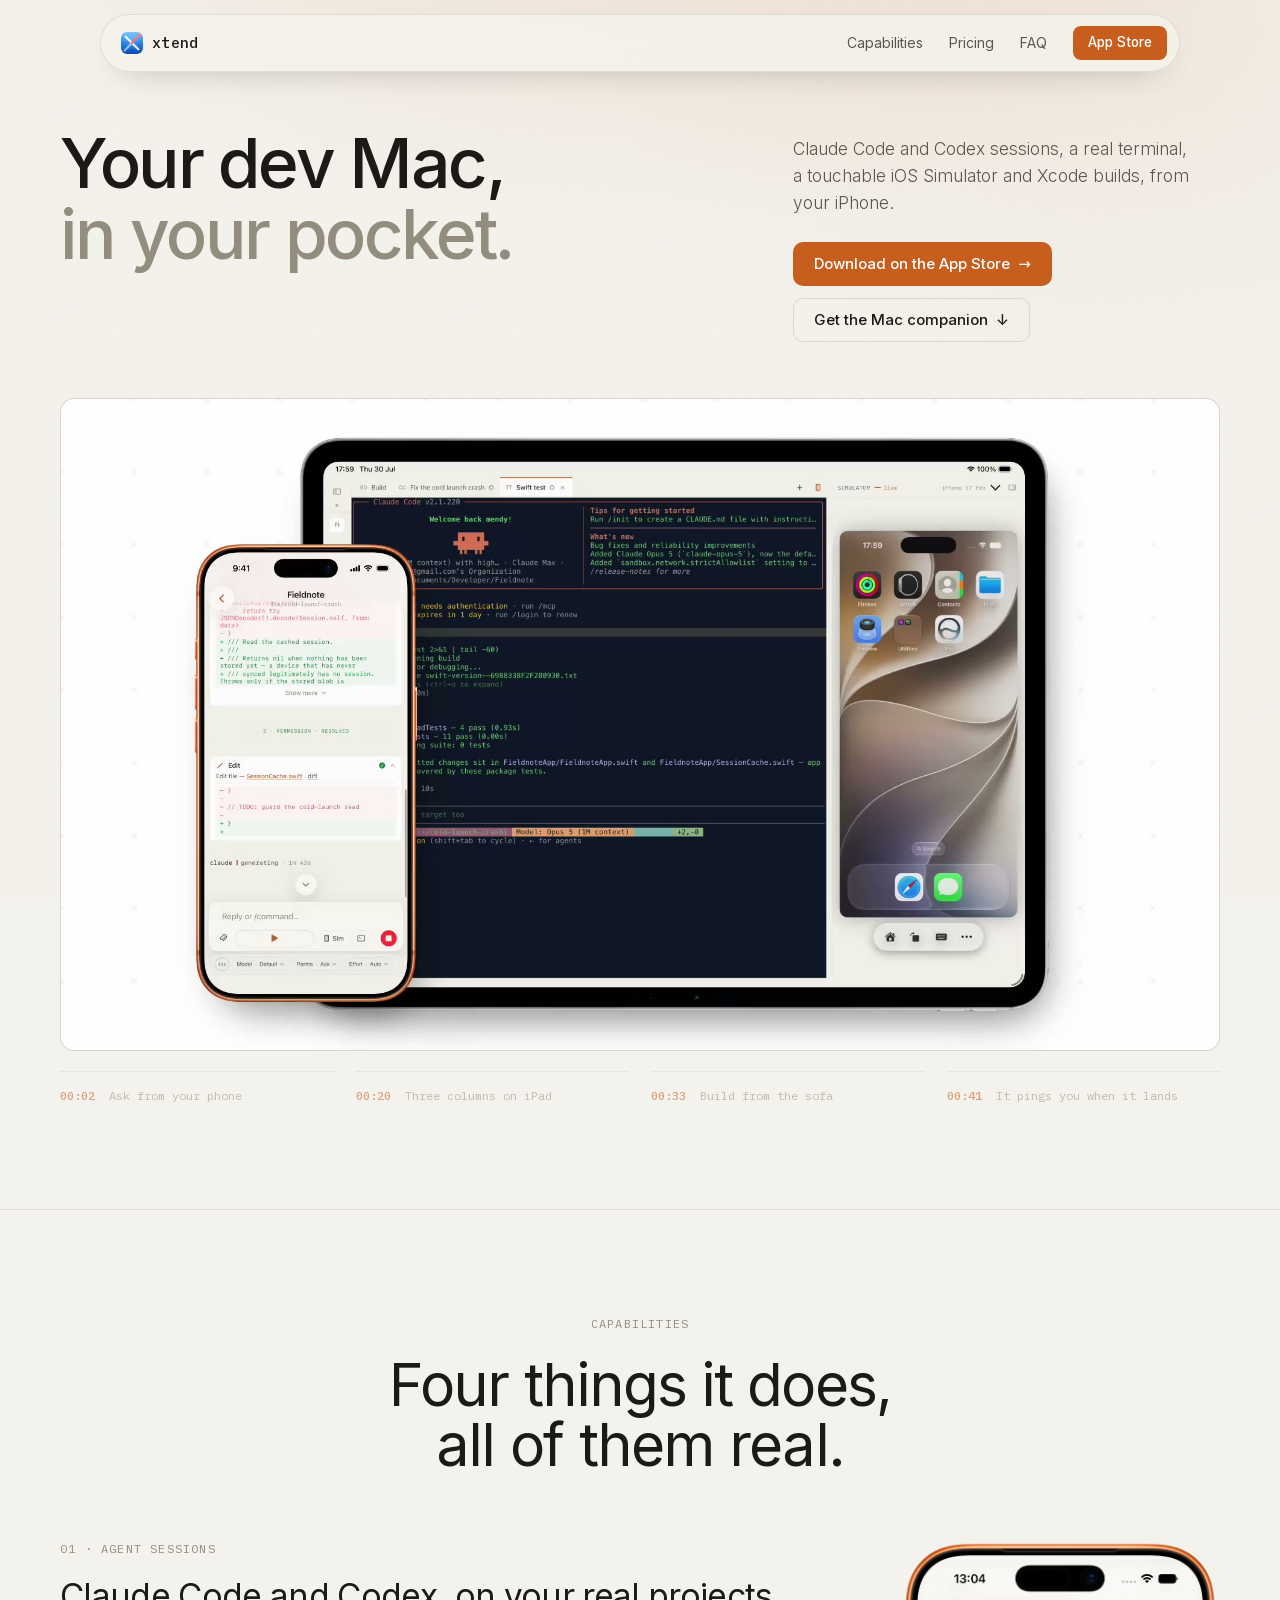
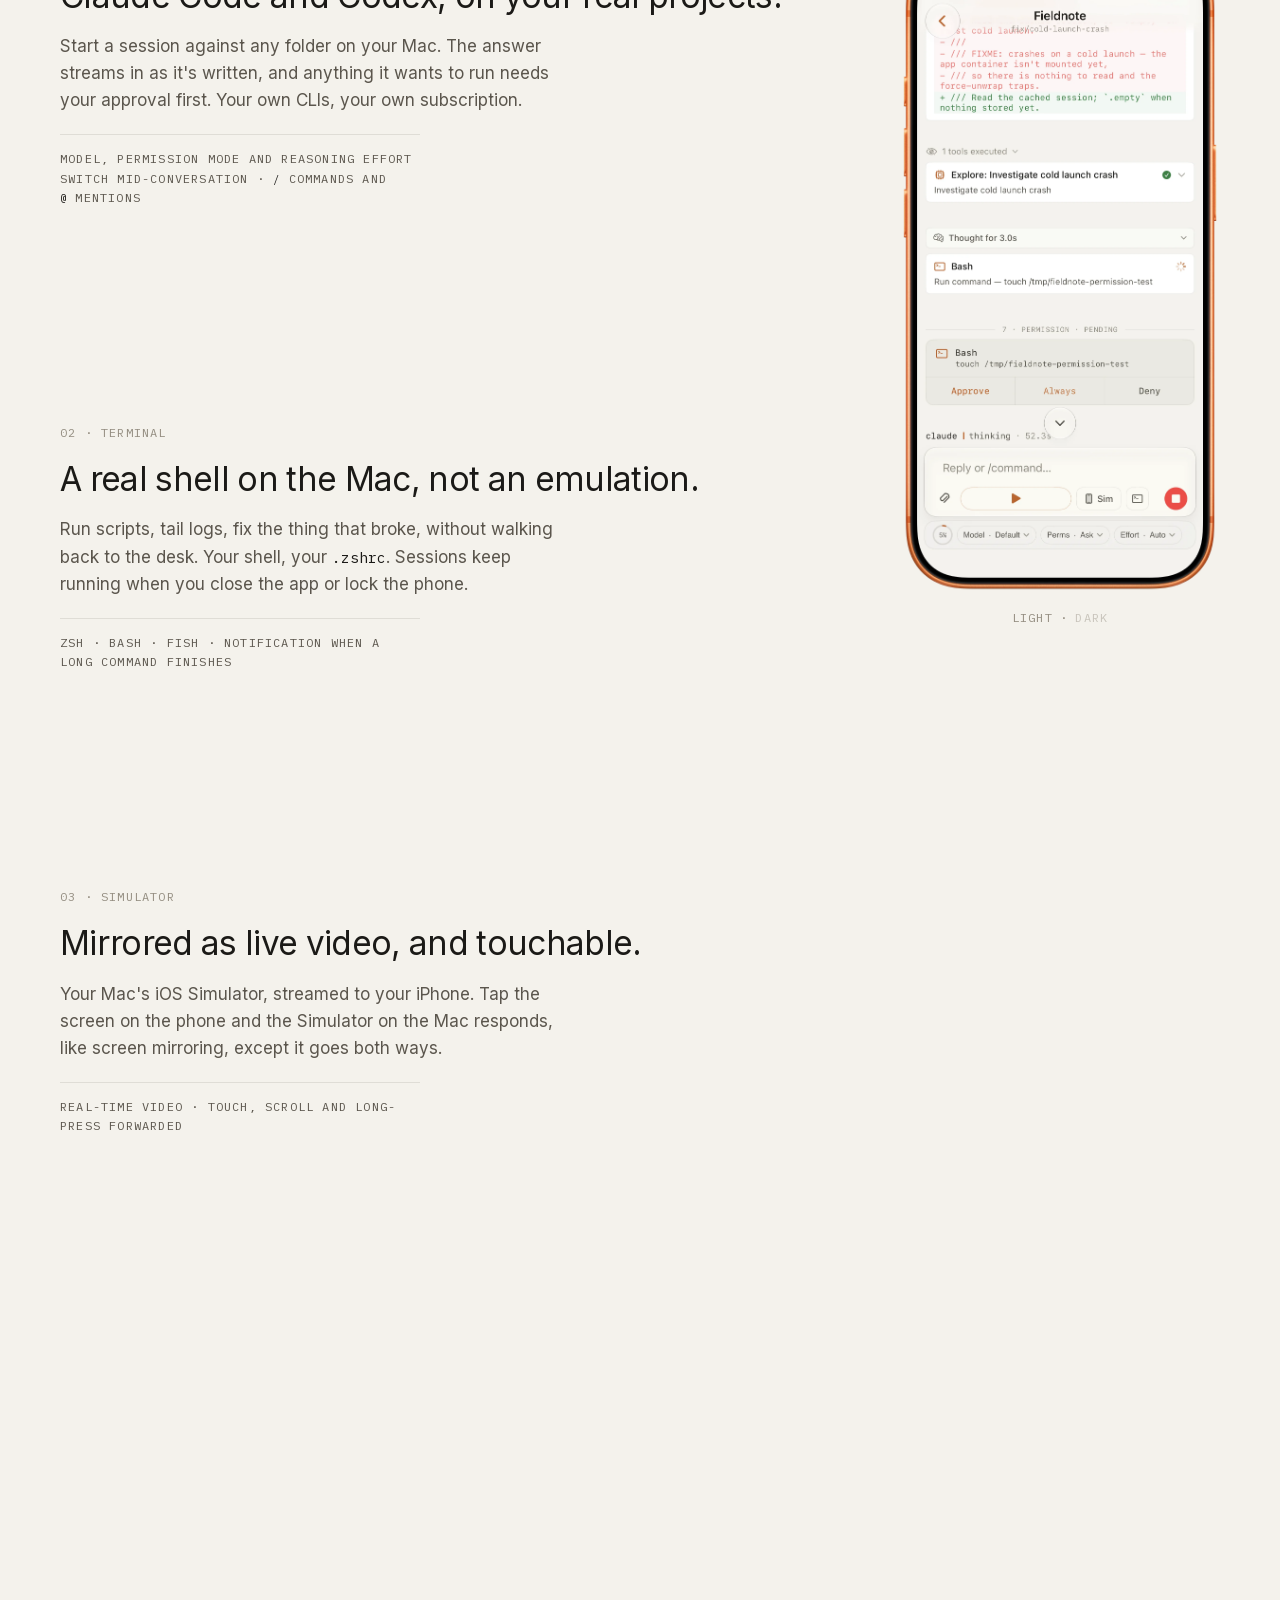
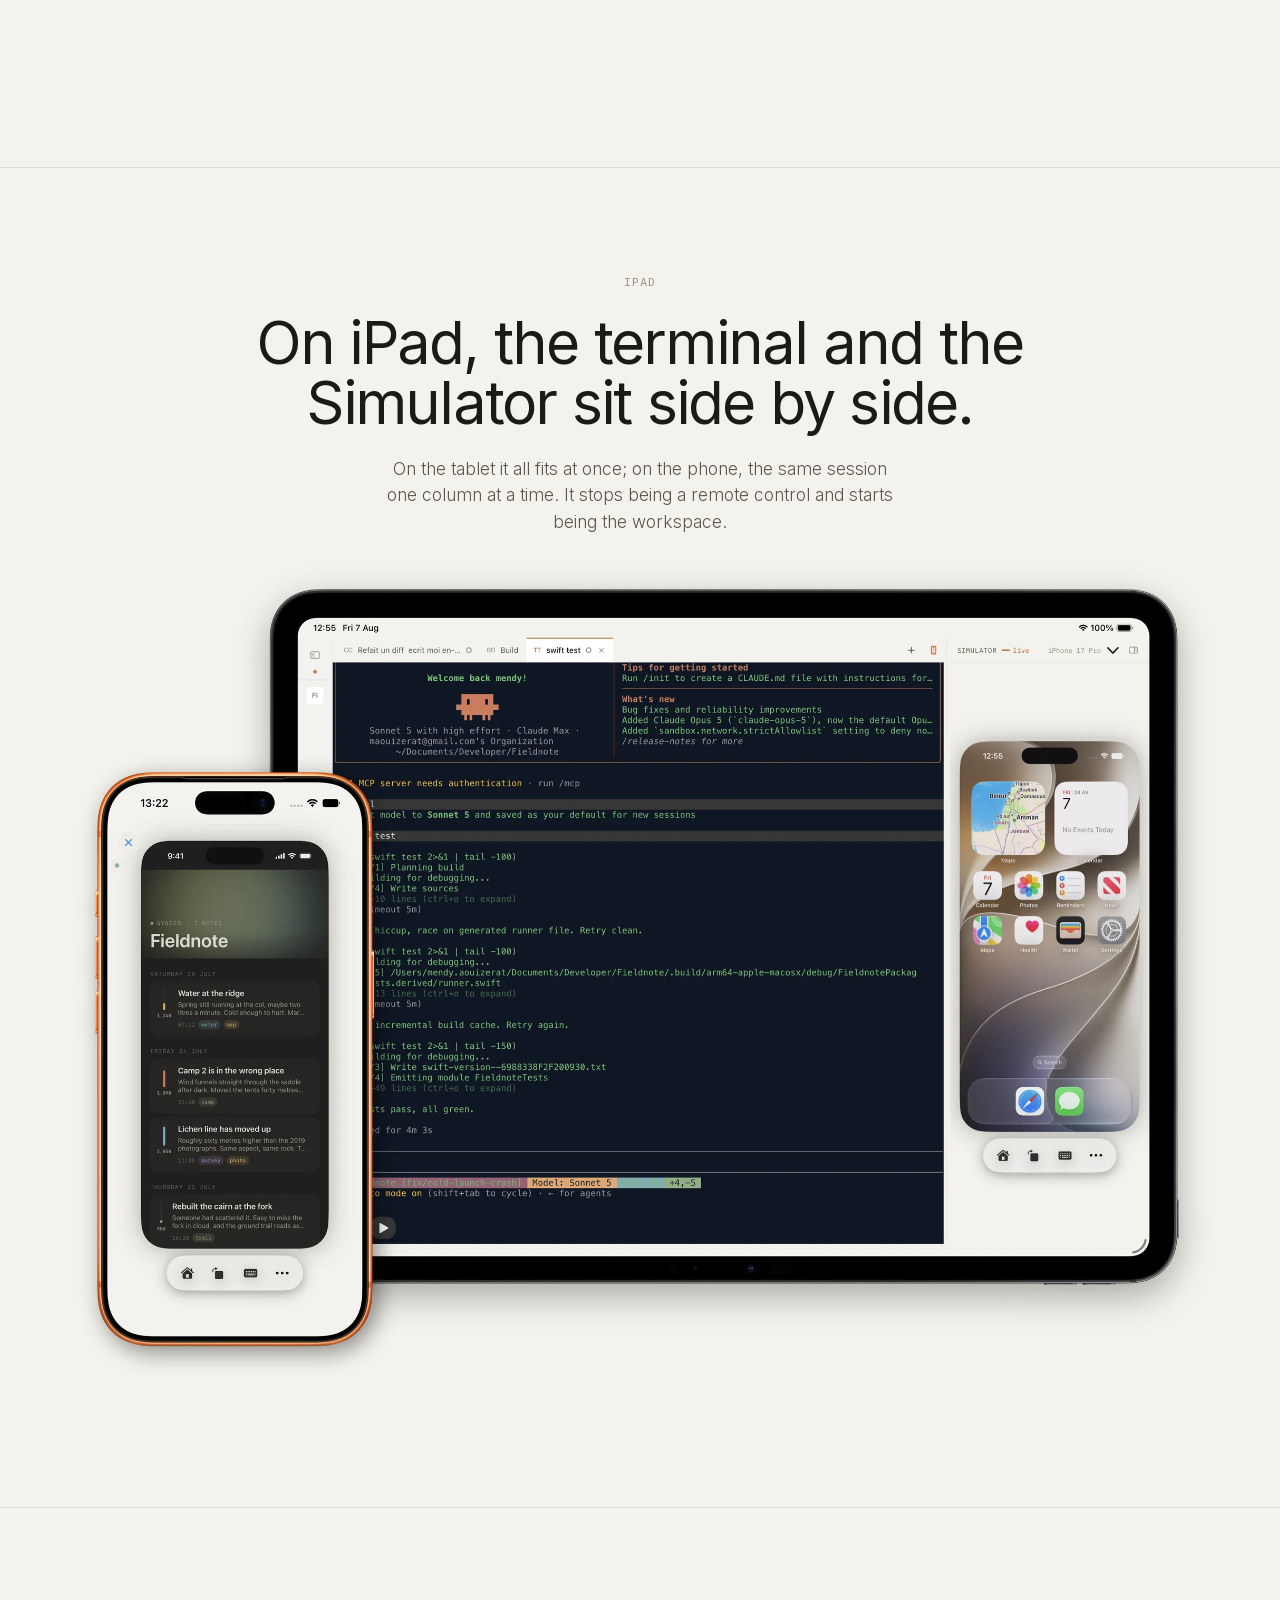
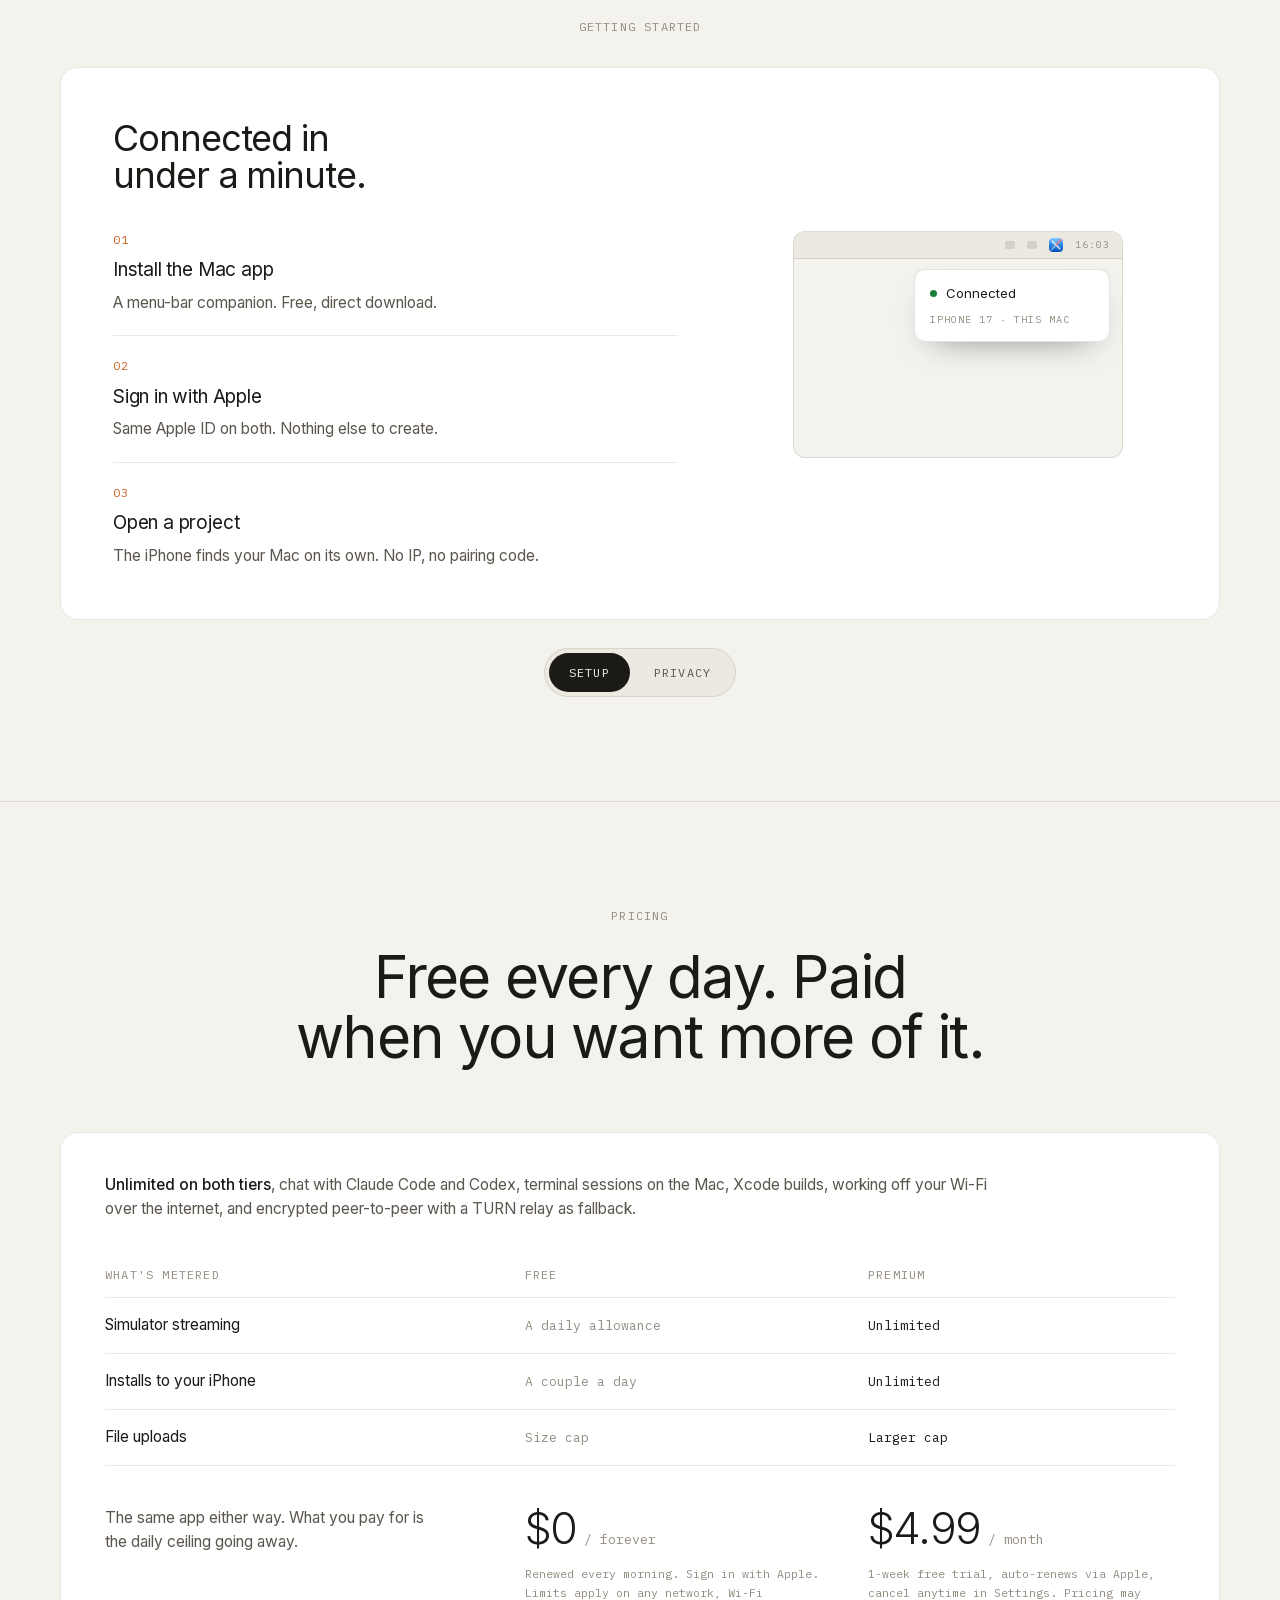
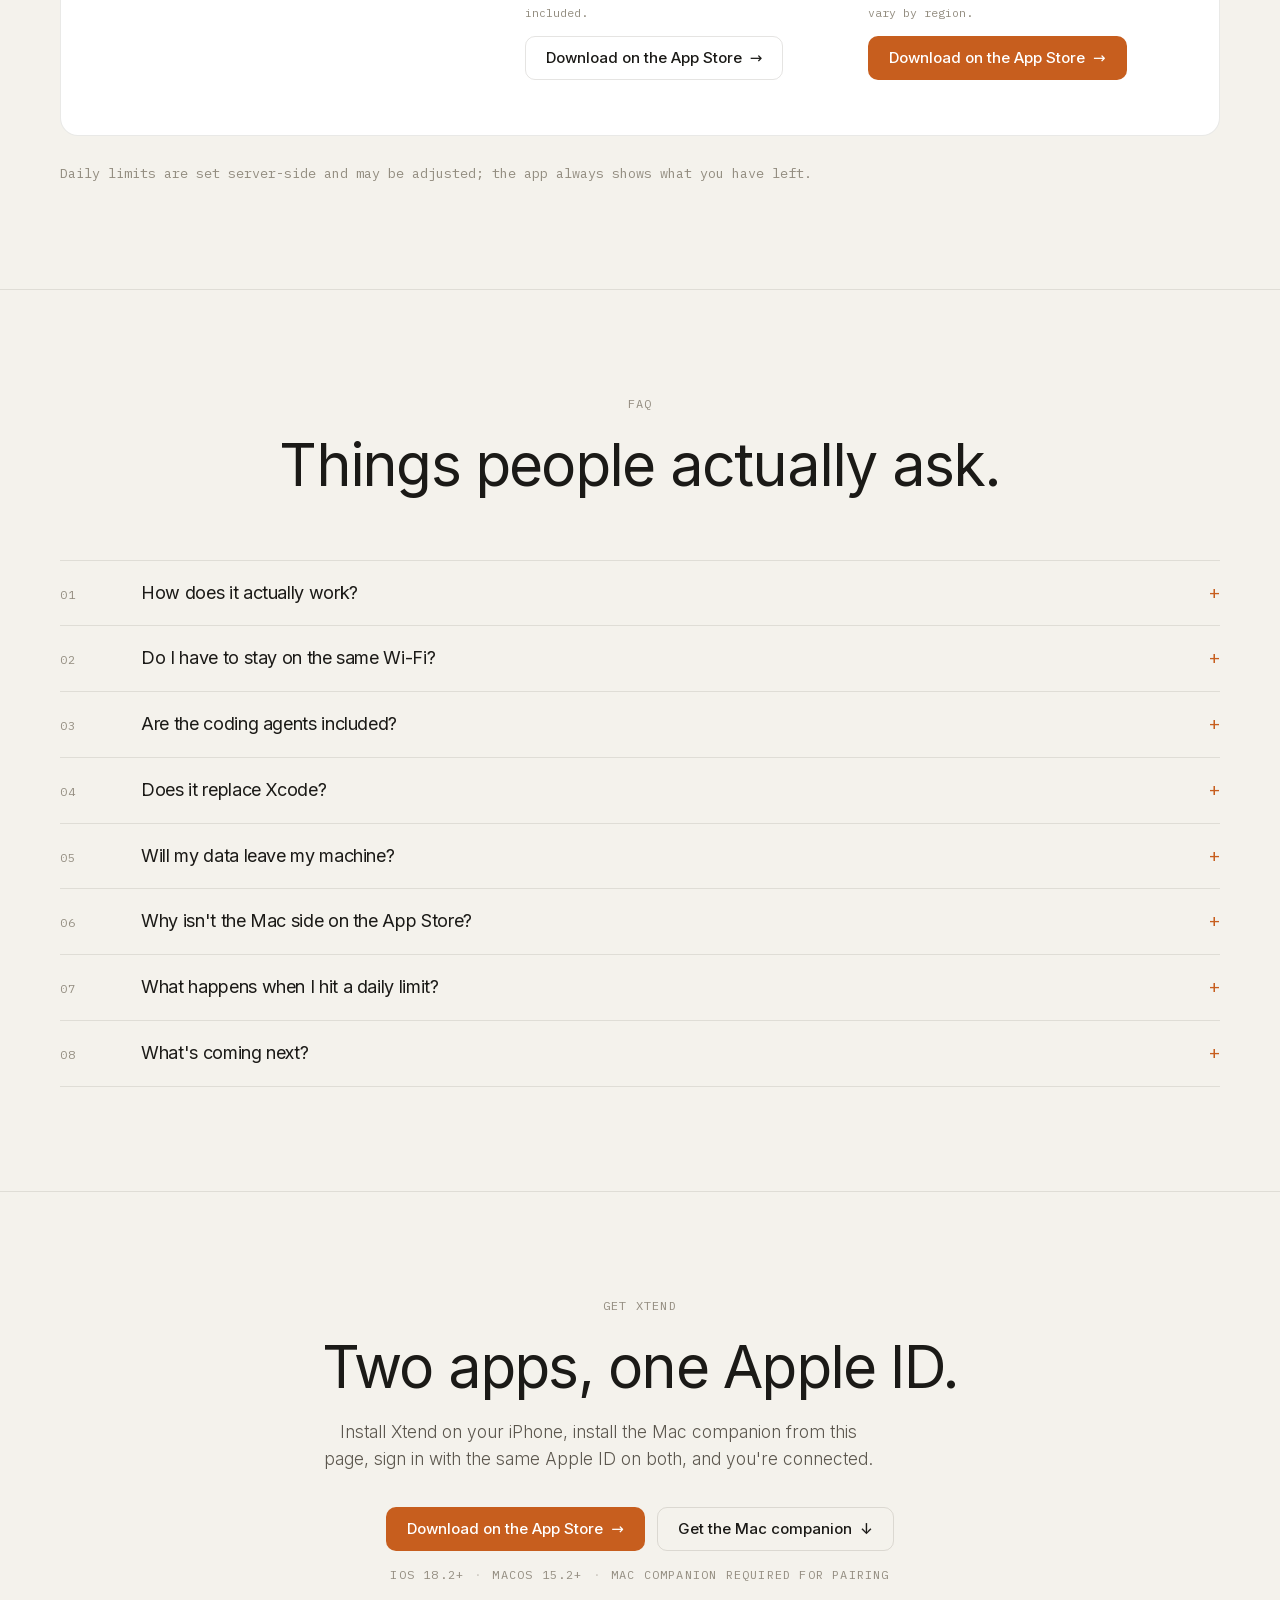
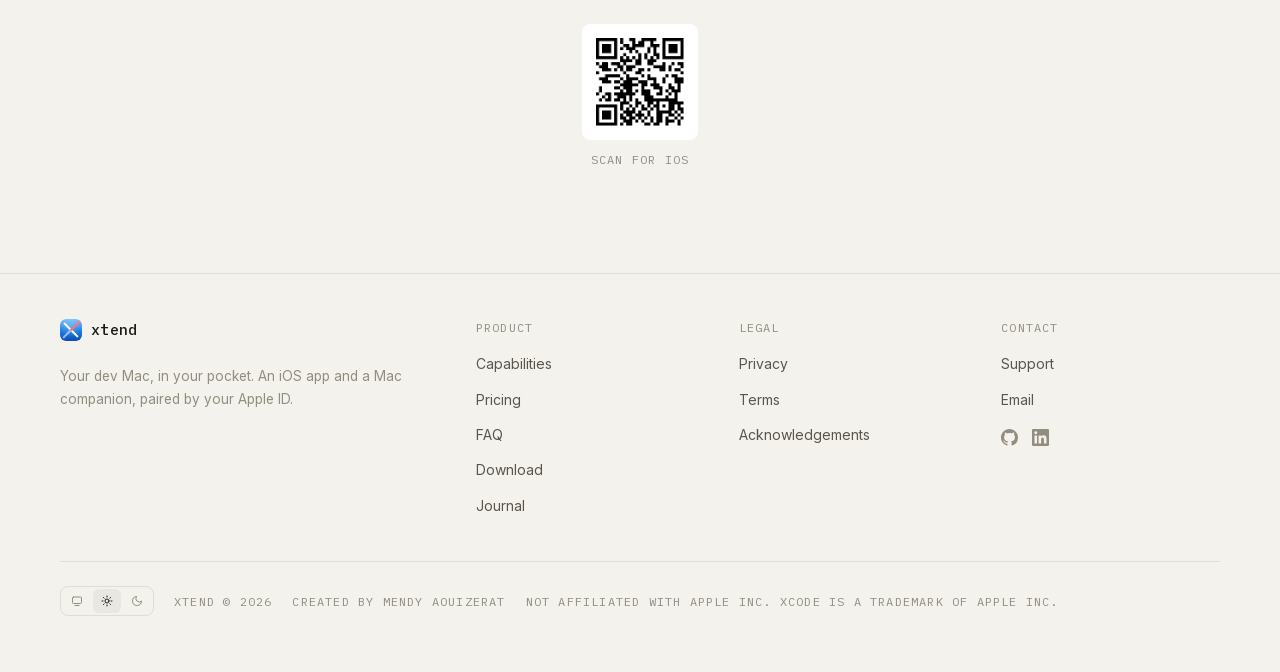
<file: index.html>
<!DOCTYPE html>
<html lang="en" data-theme="light" data-has-proof><head>
<meta charset="UTF-8">
<meta name="viewport" content="width=device-width, initial-scale=1.0">
<title>Xtend: your Mac dev environment, from your iPhone</title>
<meta name="description" content="Claude Code and Codex sessions, a real terminal, a touchable iOS Simulator and Xcode builds, from your iPhone. Direct connection between your devices. iOS 18.2+ · macOS 15.2+.">

<meta property="og:type" content="website">
<meta property="og:title" content="Xtend: your Mac dev environment, from your iPhone">
<meta property="og:description" content="Claude Code and Codex sessions, a real terminal, a touchable iOS Simulator and Xcode builds, from your iPhone. Direct connection between your devices. iOS 18.2+ · macOS 15.2+.">
<meta property="og:url" content="https://getxtend.com/">
<meta property="og:image" content="https://getxtend.com/xtend-og.png">
<meta property="og:image:width" content="1024">
<meta property="og:image:height" content="1024">
<meta property="og:site_name" content="Xtend">
<meta name="twitter:card" content="summary_large_image">
<meta name="twitter:title" content="Xtend: your Mac dev environment, from your iPhone">
<meta name="twitter:description" content="Claude Code and Codex sessions, a real terminal, a touchable iOS Simulator and Xcode builds, from your iPhone.">
<meta name="twitter:image" content="https://getxtend.com/xtend-og.png">

<link rel="icon" type="image/svg+xml" href="favicon.svg">
<style>/* cyrillic-ext */
/* cyrillic */
/* vietnamese */
/* latin-ext */
@font-face {
  font-family: 'IBM Plex Mono';
  font-style: normal;
  font-weight: 400;
  font-display: swap;
  src: url("[data-uri]") format('woff2');
  unicode-range: U+0100-02BA, U+02BD-02C5, U+02C7-02CC, U+02CE-02D7, U+02DD-02FF, U+0304, U+0308, U+0329, U+1D00-1DBF, U+1E00-1E9F, U+1EF2-1EFF, U+2020, U+20A0-20AB, U+20AD-20C0, U+2113, U+2C60-2C7F, U+A720-A7FF;
}
/* latin */
@font-face {
  font-family: 'IBM Plex Mono';
  font-style: normal;
  font-weight: 400;
  font-display: swap;
  src: url("[data-uri]") format('woff2');
  unicode-range: U+0000-00FF, U+0131, U+0152-0153, U+02BB-02BC, U+02C6, U+02DA, U+02DC, U+0304, U+0308, U+0329, U+2000-206F, U+20AC, U+2122, U+2191, U+2193, U+2212, U+2215, U+FEFF, U+FFFD;
}
/* cyrillic-ext */
/* cyrillic */
/* vietnamese */
/* latin-ext */
@font-face {
  font-family: 'IBM Plex Mono';
  font-style: normal;
  font-weight: 500;
  font-display: swap;
  src: url("[data-uri]") format('woff2');
  unicode-range: U+0100-02BA, U+02BD-02C5, U+02C7-02CC, U+02CE-02D7, U+02DD-02FF, U+0304, U+0308, U+0329, U+1D00-1DBF, U+1E00-1E9F, U+1EF2-1EFF, U+2020, U+20A0-20AB, U+20AD-20C0, U+2113, U+2C60-2C7F, U+A720-A7FF;
}
/* latin */
@font-face {
  font-family: 'IBM Plex Mono';
  font-style: normal;
  font-weight: 500;
  font-display: swap;
  src: url("[data-uri]") format('woff2');
  unicode-range: U+0000-00FF, U+0131, U+0152-0153, U+02BB-02BC, U+02C6, U+02DA, U+02DC, U+0304, U+0308, U+0329, U+2000-206F, U+20AC, U+2122, U+2191, U+2193, U+2212, U+2215, U+FEFF, U+FFFD;
}
/* cyrillic-ext */
/* cyrillic */
/* greek-ext */
/* greek */
/* vietnamese */
/* latin-ext */
@font-face {
  font-family: 'Inter';
  font-style: normal;
  font-weight: 300 600;
  font-display: swap;
  src: url("[data-uri]") format('woff2');
  unicode-range: U+0100-02BA, U+02BD-02C5, U+02C7-02CC, U+02CE-02D7, U+02DD-02FF, U+0304, U+0308, U+0329, U+1D00-1DBF, U+1E00-1E9F, U+1EF2-1EFF, U+2020, U+20A0-20AB, U+20AD-20C0, U+2113, U+2C60-2C7F, U+A720-A7FF;
}
/* latin */
@font-face {
  font-family: 'Inter';
  font-style: normal;
  font-weight: 300 600;
  font-display: swap;
  src: url("[data-uri]") format('woff2');
  unicode-range: U+0000-00FF, U+0131, U+0152-0153, U+02BB-02BC, U+02C6, U+02DA, U+02DC, U+0304, U+0308, U+0329, U+2000-206F, U+20AC, U+2122, U+2191, U+2193, U+2212, U+2215, U+FEFF, U+FFFD;
}
/* cyrillic-ext */
/* cyrillic */
/* greek-ext */
/* greek */
/* vietnamese */
/* latin-ext */
/* latin */
/* cyrillic-ext */
/* cyrillic */
/* greek-ext */
/* greek */
/* vietnamese */
/* latin-ext */
/* latin */
/* cyrillic-ext */
/* cyrillic */
/* greek-ext */
/* greek */
/* vietnamese */
/* latin-ext */
/* latin */
</style>
<style>
  /* tokens copied verbatim from uploads/themes.css — .t-quiet-light / .t-quiet */
  :root, [data-theme="light"] {
    color-scheme: light;
    --bg: #F4F2EC;
    --surface: #FFFFFF;
    --surface-2: #ECE9E1;
    --text: #1B1A17;
    --text-2: #5B564D;
    --text-3: #938D80;
    --accent: #C75E1E;
    --accent-ink: #FFFFFF;
    --hair: rgba(45,38,22,0.10);
    --hair-strong: rgba(45,38,22,0.12);
    --add: #1A7F37;
    --del: #B3261E;
    --nav: rgba(244,242,236,0.85);
    --ph: rgba(40,33,20,0.05);
    /* Halo stops — warm, and barely there: 9% of the accent over the page
       background is about a 3% luminance move. */
    --halo-1: rgba(199,94,30,0.13);
    --halo-2: rgba(199,94,30,0.065);
    --nav-shadow: 0 12px 34px -22px rgba(0,0,0,0.45);
  }
  [data-theme="dark"] {
    color-scheme: dark;
    --bg: #0C0F14;
    --surface: #151A21;
    --surface-2: #1D2530;
    --text: #E8ECF2;
    --text-2: #93A0B2;
    --text-3: #586577;
    --accent: #FF8A4D;
    --accent-ink: #1A0E06;
    --hair: rgba(168,196,235,0.09);
    --hair-strong: rgba(168,196,235,0.10);
    --add: #3FB950;
    --del: #F85149;
    --nav: rgba(12,15,20,0.82);
    --ph: rgba(150,180,220,0.07);
    /* In dark the halo has to lift, not tint: the warm stop stays, the second
       one becomes a plain light so the top of the page opens up. */
    --halo-1: rgba(255,138,77,0.10);
    --halo-2: rgba(232,236,242,0.045);
    /* A black drop shadow does nothing on a near-black page. What separates a
       floating surface in dark is the lit top edge — an inset hairline of
       white — with the drop shadow only deepening what sits under it. */
    --nav-shadow: 0 16px 40px -24px rgba(0,0,0,0.9), inset 0 1px 0 rgba(255,255,255,0.07);
  }

  * { box-sizing: border-box; margin: 0; padding: 0; }
  /* The page background lives on <html> so body's ::before can sit above it
     and below the content — that is the halo layer. */
  html { scroll-behavior: smooth; -webkit-text-size-adjust: 100%; background: var(--bg); }
  body {
    position: relative;
    color: var(--text);
    font-family: -apple-system, BlinkMacSystemFont, 'SF Pro Text', 'Inter', system-ui, sans-serif;
    font-size: 17px;
    line-height: 1.6;
    -webkit-font-smoothing: antialiased;
    overflow-x: hidden;
  }
  a { color: var(--accent); text-decoration: none; }
  a:hover { color: var(--text); }
  ::selection { background: var(--accent); color: var(--accent-ink); }

  /* Halo — one warm light behind the hero, gone by the second section. It is
     absolute, not fixed: it belongs to the top of the page, it doesn't follow
     you down it. Both stops are defined per theme; a single colour would read
     as dirt in one of the two. */
  body::before {
    content: ''; position: absolute; top: 0; left: 0; right: 0; height: 1100px;
    z-index: -1; pointer-events: none;
    background:
      radial-gradient(1100px 620px at 50% -14%, var(--halo-1), transparent 62%),
      radial-gradient(760px 520px at 86% 2%, var(--halo-2), transparent 68%);
  }
  /* Grain — at 3.5% it is invisible as texture and only does one job: break
     the banding a gradient this soft produces on an 8-bit screen. */
  body::after {
    content: ''; position: fixed; inset: 0; z-index: -1; pointer-events: none;
    opacity: 0.035; background-size: 200px 200px;
    background-image: url("data:image/svg+xml,%3Csvg xmlns='http://www.w3.org/2000/svg' width='200' height='200'%3E%3Cfilter id='n'%3E%3CfeTurbulence type='fractalNoise' baseFrequency='0.85' numOctaves='3' stitchTiles='stitch'/%3E%3C/filter%3E%3Crect width='200' height='200' filter='url(%23n)'/%3E%3C/svg%3E");
  }

  .wrap { width: 100%; max-width: 1240px; margin: 0 auto; padding: 0 40px; }
  @media (max-width: 720px) { .wrap { padding: 0 22px; } }

  .mono {
    font-family: 'IBM Plex Mono', ui-monospace, SFMono-Regular, monospace;
    font-size: 12px;
    letter-spacing: 0.1em;
    text-transform: uppercase;
    color: var(--text-3);
  }
  .rule { height: 0.5px; background: var(--hair); border: 0; }

  h1, h2, h3 { font-weight: 400; letter-spacing: -0.03em; line-height: 1.02; text-wrap: balance; }
  h1 { font-size: clamp(44px, 7.4vw, 100px); }
  h2 { font-size: clamp(34px, 4.6vw, 60px); }
  h3 { font-size: clamp(24px, 2.6vw, 34px); letter-spacing: -0.02em; line-height: 1.15; }
  p { text-wrap: pretty; }
  .lede { font-size: clamp(17px, 1.35vw, 20px); color: var(--text-2); font-weight: 300; line-height: 1.55; }

  /* ===== nav =====
     A floating capsule rather than a full-width bar: same shape as the
     Setup/Privacy control further down, so the page carries one form. The
     blur moves onto the capsule itself — a full-width blurred band would
     have kept the old bar's silhouette. */
  nav {
    position: fixed; top: 14px; left: 0; right: 0; z-index: 100;
    background: none; border: 0;
    transition: top .3s ease;
  }
  nav.stuck { top: 10px; }
  .nav-in {
    max-width: 1080px; margin: 0 auto; padding: 0 12px 0 20px;
    height: 58px; display: flex; align-items: center; justify-content: space-between; gap: 26px;
    background: var(--nav);
    backdrop-filter: saturate(180%) blur(20px);
    -webkit-backdrop-filter: saturate(180%) blur(20px);
    border: 0.5px solid var(--hair);
    border-radius: 999px;
    box-shadow: var(--nav-shadow);
    transition: height .3s ease;
  }
  nav.stuck .nav-in { height: 52px; }
  @media (max-width: 720px) {
    nav { top: 10px; }
    .nav-in { margin: 0 14px; padding: 0 10px 0 16px; height: 52px; }
  }
  .brand {
    display: inline-flex; align-items: center; gap: 9px;
    font-family: 'IBM Plex Mono', monospace; font-size: 15px; font-weight: 500;
    letter-spacing: 0.02em; color: var(--text);
  }
  .brand img { width: 22px; height: 22px; border-radius: 6px; display: block; }
  .nav-r { display: flex; align-items: center; gap: 26px; }
  .nav-r a.link { font-size: 14px; color: var(--text-2); }
  .nav-r a.link:hover { color: var(--text); }
  /* Phone: the capsule keeps the two links worth reaching for and drops
     "Capabilities", the long one — measured, the three of them plus the brand
     and the button overflow a 360px capsule, two of them do not. Below 360
     the FAQ goes too. There is no burger; the footer carries the full set. */
  @media (max-width: 780px) {
    .nav-r { gap: 16px; }
    .nav-r a.link { font-size: 13.5px; }
    .nav-r a.link[href="#capabilities"] { display: none; }
  }
  @media (max-width: 360px) { .nav-r a.link[href="#faq"] { display: none; } }

  .themes { display: inline-flex; gap: 2px; padding: 2px; border: 0.5px solid var(--hair); border-radius: 8px; }
  .themes button {
    width: 28px; height: 24px; display: grid; place-items: center;
    background: none; border: 0; border-radius: 6px; color: var(--text-3); cursor: pointer;
  }
  .themes button:hover { color: var(--text-2); }
  .themes button[aria-pressed="true"] { color: var(--text); background: var(--ph); }

  .btn {
    display: inline-flex; align-items: center; gap: 8px;
    height: 44px; padding: 0 20px; border-radius: 10px;
    font-size: 15px; font-weight: 500; white-space: nowrap; border: 0.5px solid transparent;
    transition: transform .2s ease, opacity .2s ease, border-color .2s ease, color .2s ease;
  }
  .btn-sm { height: 34px; padding: 0 14px; font-size: 13.5px; border-radius: 8px; }
  .btn-fill { background: var(--accent); color: var(--accent-ink); }
  .btn-fill:hover { color: var(--accent-ink); opacity: .88; transform: translateY(-1px); }
  .btn-line { color: var(--text); border-color: var(--hair-strong); }
  .btn-line:hover { color: var(--text); border-color: var(--text-3); transform: translateY(-1px); }
  .btn .arw { transition: transform .2s ease; }
  .btn:hover .arw { transform: translateX(3px); }

  /* ===== reveal ===== */
  .rv { opacity: 0; transform: translateY(20px); transition: opacity .8s cubic-bezier(.2,.7,.3,1), transform .8s cubic-bezier(.2,.7,.3,1); }
  .rv.in { opacity: 1; transform: none; }
  .rv.d1 { transition-delay: .08s; } .rv.d2 { transition-delay: .16s; } .rv.d3 { transition-delay: .24s; }

  /* ===== hero (the product, centred) ===== */
  header.hero { padding: 128px 0 104px; }
  .hero-top { display: grid; grid-template-columns: 1.55fr 1fr; gap: 72px; align-items: start; margin-bottom: 56px; }
  .hero-top h1 { max-width: 15ch; font-weight: 500; letter-spacing: -0.035em; }
  .hero-aside { padding-top: 8px; max-width: 30em; }
  .hero-aside .ctas { margin-top: 26px; }
  @media (max-width: 900px) { .hero-top { grid-template-columns: 1fr; gap: 12px; margin-bottom: 40px; } .hero-top h1 { max-width: none; } }
  .hero-foot { display: grid; grid-template-columns: 1.15fr 1fr; gap: 56px; align-items: start; margin-top: 34px; }
  @media (max-width: 900px) { .hero-foot { grid-template-columns: 1fr; gap: 34px; } }
  h1 { font-size: clamp(40px, 5.4vw, 76px); }
  .eyebrow { display: flex; align-items: center; gap: 10px; margin-bottom: 30px; }
  .live { width: 6px; height: 6px; border-radius: 50%; background: var(--accent); flex: none; }
  h1 .dim { color: var(--text-3); }
  .hero-sub { margin: 0; }
  .ctas { display: flex; flex-wrap: wrap; gap: 12px; align-items: center; }
  /* On a phone the two buttons stacked at their natural widths (254 and 227)
     read as a ragged edge under a centred block. Same width, same column. */
  @media (max-width: 600px) {
    .ctas { flex-direction: column; align-items: stretch; width: 100%; max-width: 320px; margin-inline: auto; }
    .ctas .btn { width: 100%; justify-content: center; }
  }
  .sysreq { margin-top: 14px; display: flex; flex-wrap: wrap; gap: 10px; }
  .sysreq .s { opacity: .4; }

  /* ===== placeholders ===== */
  .ph {
    background: var(--ph); border: 0.5px dashed var(--hair-strong); border-radius: 10px;
    display: grid; place-content: center; gap: 6px; text-align: center; padding: 20px;
  }
  .ph span { font-family: 'IBM Plex Mono', monospace; font-size: 11px; letter-spacing: .1em; text-transform: uppercase; color: var(--text-3); }
  .ph em { font-family: 'IBM Plex Mono', monospace; font-style: normal; font-size: 10.5px; color: var(--text-3); opacity: .6; }

  /* ===== sections ===== */
  section { padding: 104px 0; }
  /* One background for the whole page. The alternating tinted bands were
     doing the section separation; a full-bleed hairline does it without
     painting 800px of colour, and the cards become the only raised surface. */
  section + section, header.hero + section { border-top: 0.5px solid var(--hair); }
  /* Section heads are centred; everything that is read in a column — the
     table, the FAQ, the steps, the facts, the capabilities — stays left. */
  .sec-head { max-width: 22em; margin: 0 auto 64px; text-align: center; }
  .sec-head h2, .sec-head p { margin-left: auto; margin-right: auto; }
  /* 22em is a body measure — at 60px the headline inherits it and breaks
     every 6 words, so short titles land on three lines. Desktop gives the h2
     its own measure in ch (its own type size, not the body's) and balances
     the wrap: 28ch keeps a one-line title on one line and splits a two-line
     one evenly. The lede keeps the reading measure. */
  @media (min-width: 941px) {
    .sec-head { max-width: none; }
    .sec-head h2 { max-width: 28ch; }
    .sec-head p { max-width: 30em; }
    /* This one reads better broken at its comma than run out to 38
       characters, so it gets a narrower measure than the shared 28ch. */
    #capabilities .sec-head h2 { max-width: 21ch; }
  }
  .sec-head .mono { margin-bottom: 22px; display: block; }
  .sec-head p { margin-top: 22px; }

  /* ===== proof / video ===== */
  .stage { position: relative; aspect-ratio: 16 / 9; border-radius: 14px; overflow: hidden; border: 0.5px solid var(--hair); background: var(--surface-2); }
  .stage .ph { position: absolute; inset: 0; border: 0; border-radius: 0; }
  .stage video { position: absolute; inset: 0; width: 100%; height: 100%; object-fit: cover; display: block; }
  .beats { display: grid; grid-template-columns: repeat(4, 1fr); gap: 22px; margin-top: 20px; }
  .beats > * { padding-top: 14px; border-top: 0.5px solid var(--hair); font: inherit; color: inherit;
    background: none; border-left: 0; border-right: 0; border-bottom: 0; text-align: left;
    cursor: pointer; opacity: 0.55; transition: opacity 0.25s ease, border-color 0.25s ease; }
  .beats > *.on { opacity: 1; border-top-color: var(--accent); }
  .beats > *:focus-visible { outline: 2px solid var(--accent); outline-offset: 4px; }
  .beats b { color: var(--accent); font-weight: 500; }
  @media (max-width: 720px) { .beats { grid-template-columns: 1fr; gap: 0; } .beats > * { padding: 14px 0; } }
  /* Phone: the four chapters cost ~210px stacked, for a list nobody reads
     twice. They become four ticks that fill as the video passes them, plus
     one live caption — the chapter playing right now. The labels stay inside
     the buttons (indented off-screen) so they remain the accessible name and
     the tap target still seeks. */
  .beat-live { display: none; }
  @media (max-width: 940px) {
    .beats { grid-template-columns: repeat(4, 1fr); gap: 6px; margin-top: 18px; }
    .beats > * {
      padding: 0; height: 3px; border: 0; border-radius: 2px; opacity: 1;
      background: var(--hair-strong); overflow: hidden;
      text-indent: -9999px; white-space: nowrap;
      transition: background-color .3s ease;
    }
    .beats > *.done { background: color-mix(in srgb, var(--accent) 45%, transparent); }
    .beats > *.on { background: var(--accent); }
    .beat-live {
      display: block; margin-top: 10px; min-height: 1.3em;
      font-size: 12px; color: var(--text-2); transition: opacity .18s ease;
    }
    .beat-live b { color: var(--accent); font-weight: 500; }
  }
  /* Narrow windows: the 104+130px hero/section rhythm reads as a void —
     tighten it below the tablet breakpoint, desktop keeps its air. */
  @media (max-width: 940px) {
    /* Top pad is exactly the fixed nav's height (72px) and nothing else —
       the nav already carries its own air, and every pixel here pushes the
       proof video off the first screen, which is what the hero is for. */
    header.hero { padding: 72px 0 64px; }
    /* Desktop air read as a void on a phone: the section rhythm, the gap
       under every section head and the iPad shot's own top margin all shrink
       together, so the page keeps its proportions instead of just losing
       padding in one place. */
    section { padding: 56px 0; }
    .sec-head { margin-bottom: 40px; }
    .ipad-shot { margin-top: 32px; }
  }
  /* Phones only: the desktop type floors (h1 40 / h2 34) leave ~11 characters
     per line on a 390px screen, so every headline breaks mid-thought and eats
     a third of the first screen. Balanced wrapping is already global. */
  @media (max-width: 600px) {
    h1 { font-size: clamp(30px, 8.4vw, 40px); }
    h2 { font-size: clamp(26px, 7.2vw, 34px); }
    h3 { font-size: clamp(20px, 5.4vw, 24px); }
  }

  /* ===== capabilities ===== */
  .caps { display: block; }
  .caps-pin { float: right; width: 320px; margin: 0 0 40px 90px; position: sticky; top: 128px; }
  .caps-pin { position: sticky; top: 128px; }  .pin-phone {
    position: relative; aspect-ratio: 9 / 19.5; border-radius: 34px; padding: 8px;
    border: 0.5px solid var(--hair-strong); background: var(--surface-2);
  }
  .pin-shots { position: relative; width: 100%; height: 100%; border-radius: 27px; overflow: hidden; }
  .pin-shots .ph {
    position: absolute; inset: 0; border: 0; border-radius: 0;
    opacity: 0; transform: translateY(8px);
    transition: opacity .55s ease, transform .55s ease;
  }
  .pin-shots .ph.on { opacity: 1; transform: none; }
  /* Framed screenshots: the webp carries the real titanium bezel, so the
     CSS phone chrome is switched off and the aspect follows the asset. */
  .pin-phone.framed { padding: 0; border: 0; background: transparent; aspect-ratio: 1350 / 2760; }
  .pin-phone.framed .pin-shots { border-radius: 0; overflow: visible; }
  .pin-shots .shot {
    position: absolute; inset: 0; opacity: 0; transform: translateY(8px);
    transition: opacity .55s ease, transform .55s ease;
  }
  .pin-shots .shot.on { opacity: 1; transform: none; }
  .pin-shots .shot img { display: block; width: 100%; height: 100%; object-fit: contain; }
  .pin-shots[data-shots="light"] .shot img.dk { display: none; }
  .pin-shots[data-shots="dark"] .shot img.lt { display: none; }
  /* Light/Dark shot toggle — typeset exactly like the old "IPHONE · DARK"
     caption: centered mono, the separator dot between the two choices. */
  .shot-caption { margin-top: 14px; display: flex; gap: 0.6em; justify-content: center; align-items: baseline; }
  .shot-caption button {
    background: none; border: 0; padding: 0; cursor: pointer;
    font: inherit; letter-spacing: inherit; text-transform: inherit; color: inherit;
    opacity: 0.45; transition: opacity 0.25s ease;
  }
  .shot-caption button:hover { opacity: 0.75; }
  .shot-caption button[aria-pressed="true"] { opacity: 1; }
  .shot-caption button:focus-visible { outline: 2px solid var(--accent); outline-offset: 4px; }
  .cap { padding: 12vh 0; }
  .cap:first-child { padding-top: 0; }
  .cap:last-child { padding-bottom: 4vh; }
  .cap .num { display: block; margin-bottom: 18px; }
  .cap p { margin-top: 18px; color: var(--text-2); max-width: 30em; }
  .cap .tech { margin-top: 20px; padding-top: 14px; border-top: 0.5px solid var(--hair); }
  .cap-shot { display: none; }
  /* Mobile scroll affordance: panel + phone are both pinned, so nothing on
     screen moves while the track scrolls — this rail's fill follows the
     scroll continuously so the motion is never in doubt. */
  .cap-progress { display: none; }
  @media (max-width: 940px) {
    .cap-progress {
      display: flex; flex-direction: column; align-items: center; gap: 8px;
      position: absolute; right: -30px; top: 50%; transform: translateY(-50%); z-index: 4;
    }
    .cap-progress .rail {
      display: block; width: 3px; height: 92px; border-radius: 1.5px;
      background: var(--hair-strong); overflow: hidden;
    }
    /* A hairline at 10% alpha disappears against the page background — the
       rail is the only hint that this band scrolls, so the track borrows the
       muted text tone at less than half strength: present, not decorative. */
    @supports (background: color-mix(in srgb, red 50%, transparent)) {
      .cap-progress .rail { background: color-mix(in srgb, var(--text-3) 40%, transparent); }
    }
    .cap-progress .rail i {
      display: block; width: 100%; height: 100%;
      background: var(--accent); transform: scaleY(0); transform-origin: top;
    }
    .cap-progress > .mono { font-size: 10px; color: var(--text-2); }
    /* The panel row is a hard text budget: the caps are absolutely stacked, so
       anything taller than this row keeps rendering — straight under the phone
       pinned below. Remeasured after the copy edits: the tallest cap is 215px
       at 360px of screen (the narrowest common phone), so the row is 224 with
       9px of slack, not the 248 it used to carry. Copy edits must re-check it;
       the constants move together — phone top = 66 nav + row + 10 gap, and the
       phone's height budget = phone top + 60. */
    #capTrack { position: relative; height: 320vh; display: grid; grid-template-rows: 224px 1fr; }
    /* The band's only moving surface. Panel and phone are both pinned, so a
       finger drag changes the text but nothing travels — hairlines that
       belong to the page (not to the phone) slide up at exactly scroll speed
       and answer the gesture. Absolute, so it stays out of the grid; masked
       at both ends so the ruler has no hard start or stop; inset to the wrap
       so it can never widen the page. Pure CSS — no listener, no JS paint. */
    #capTrack::before {
      content: ''; position: absolute; inset: 0; z-index: 0; pointer-events: none;
      background-image: radial-gradient(circle, var(--hair-strong) 1.1px, transparent 1.2px);
      background-size: 22px 22px;
      -webkit-mask-image: linear-gradient(to bottom, transparent 0, #000 12%, #000 86%, transparent 100%);
      mask-image: linear-gradient(to bottom, transparent 0, #000 12%, #000 86%, transparent 100%);
    }
    /* --hair-strong is 10-12% alpha, which reads as nothing while it moves.
       Same tone as the progress rail, well under half strength: legible as
       motion, still invisible as decoration behind the text. */
    @supports (background: color-mix(in srgb, red 50%, transparent)) {
      #capTrack::before {
        background-image: radial-gradient(circle,
          color-mix(in srgb, var(--text-3) 34%, transparent) 1.1px, transparent 1.2px);
      }
    }
    /* 66, not 76: the nav is a 52px capsule sitting 10px from the top now,
       not a 72px full-width bar. */
    #capPanel {
      order: 1; position: sticky; top: 66px; height: 224px; z-index: 3;
    }
    #capPanel .cap {
      position: absolute; left: 0; right: 0; top: 0; padding: 0;
      opacity: 0; transform: translateY(8px); pointer-events: none;
      transition: opacity .45s ease, transform .45s ease;
    }
    #capPanel .cap.on { opacity: 1; transform: none; pointer-events: auto; }
    #capPanel .cap p { margin-top: 12px; font-size: 15px; }
    #capPanel .cap .tech { display: none; }
    .caps-pin {
      order: 2; float: none; width: auto; margin: 0 auto;
      position: sticky; top: 300px; align-self: start;
    }
    .caps-pin::after { display: none; }
    .caps-pin > p { display: none; }
    .pin-phone {
      aspect-ratio: 9 / 19.5; height: auto;
      width: min(78vw, calc((100dvh - 360px) * 0.462));
      min-width: 178px; margin: 0 auto;
    }
    .cap-shot { display: none; }
  }
  /* The 320px-class phones are the exception: the same copy needs 239px there,
     so they keep the old, taller row and the lower phone. Everything from 360
     up gets the raise. */
  @media (max-width: 344px) {
    #capTrack { grid-template-rows: 250px 1fr; }
    #capPanel { height: 250px; }
    .caps-pin { top: 326px; }
    .pin-phone { width: min(78vw, calc((100dvh - 386px) * 0.462)); }
  }

  /* ===== setup + privacy, one band =====
     Two closing sections, one thin idea each, used to cost a screen-height
     apiece. They share a band now and a segmented control swaps them, so the
     page ends on one screen instead of two. The label sits left, the control
     right — on a phone they stack and the control goes full width. */
  .seg-head { margin-bottom: 28px; text-align: center; }
  .seg-head .mono { margin: 0; }
  /* The card is the window: same hairline-on-surface register as the proof
     stage and the iPad shot, one notch rounder because it holds text. */
  .seg-card { border: 0.5px solid var(--hair); border-radius: 18px;
    background: var(--surface); padding: 52px; display: grid;
    transition: height 0.35s cubic-bezier(.2,.7,.3,1); }
  /* Both panels share one grid cell, so the card is always as tall as the
     taller of the two and nothing jumps when you switch. The hidden one is
     visibility:hidden, which also takes it out of the tab order and the
     accessibility tree — display:none would collapse the height again. */
  .seg-panel { grid-area: 1 / 1; visibility: hidden; opacity: 0;
    transition: opacity 0.3s ease; }
  .seg-panel.on { visibility: visible; opacity: 1; }
  .seg-cols { display: grid; grid-template-columns: 1.15fr 0.85fr; gap: 72px; align-items: center; }
  .seg-card h2 { font-size: clamp(24px, 3vw, 36px); max-width: 19ch; margin-bottom: 36px; }
  .segs-row { display: flex; justify-content: center; margin-top: 28px; }
  .segs { display: inline-flex; gap: 4px; padding: 4px; border-radius: 999px;
    background: var(--surface-2); border: 0.5px solid var(--hair); }
  .segs button { font: inherit; letter-spacing: inherit; text-transform: inherit;
    color: var(--text-2); background: none; border: 0; border-radius: 999px;
    padding: 10px 20px; cursor: pointer; white-space: nowrap;
    transition: background-color 0.25s ease, color 0.25s ease; }
  /* :not() matters — on the selected pill the label is already var(--bg), and
     a plain :hover would repaint it var(--text), i.e. the pill's own colour. */
  .segs button:not([aria-selected="true"]):hover { color: var(--text); }
  .segs button[aria-selected="true"] { background: var(--text); color: var(--bg); }
  .segs button:focus-visible { outline: 2px solid var(--accent); outline-offset: 3px; }
  /* The Mac companion has no window — it is a menu-bar item — so the drawing
     is a menu bar and its popover, at the same weight as the netviz opposite:
     hairlines and two type sizes, nothing shaded. */
  .mbviz { display: flex; justify-content: center; width: 100%; }
  /* An implied Mac screen — the strip alone floated in the card and read as a
     stray pill. The frame gives the menu bar something to be the top of. */
  .mb-screen { position: relative; width: 100%; max-width: 330px; aspect-ratio: 16 / 11;
    border: 0.5px solid var(--hair-strong); border-radius: 12px; background: var(--bg);
    overflow: hidden; }
  .mb-strip { position: absolute; inset: 0 0 auto 0; height: 27px;
    display: flex; align-items: center; justify-content: flex-end; gap: 12px; padding: 0 12px;
    border-bottom: 0.5px solid var(--hair-strong); background: var(--surface-2); }
  .mb-strip img { display: block; border-radius: 3px; }
  .mb-dot { width: 10px; height: 8px; border-radius: 2px; background: var(--hair-strong); }
  .mb-time { font-size: 10px; color: var(--text-3); }
  .mb-pop { position: absolute; top: 37px; right: 12px; width: 196px; padding: 13px 15px;
    border-radius: 11px; border: 0.5px solid var(--hair-strong); background: var(--surface);
    display: grid; gap: 8px; box-shadow: 0 14px 34px -20px rgba(0,0,0,0.55); }
  .mb-row { display: flex; align-items: center; gap: 9px; font-size: 13px; color: var(--text); }
  .mb-row.dim { font-size: 10px; color: var(--text-3); }
  .mb-led { width: 7px; height: 7px; border-radius: 50%; background: var(--add); }

  @media (max-width: 940px) {
    .seg-card { padding: 32px 24px; border-radius: 16px; }
    .seg-cols { grid-template-columns: 1fr; gap: 44px; }
    .mb-screen, .net-frame { max-width: 320px; }
  }
  @media (max-width: 600px) {
    .seg-head { margin-bottom: 20px; }
    /* The card ran 852px on a phone. The privacy panel is the taller of the
       two, so it sets the height: 530px of text, 214px of diagram. Everything
       shrinks a notch instead of the drawing disappearing. */
    .seg-card { padding: 22px 17px; }
    .seg-card h2 { margin-bottom: 20px; font-size: 23px; }
    .seg-cols { gap: 20px; }
    .facts div { padding: 12px 0; font-size: 14.5px; line-height: 1.55; }
    .steps.stack .step { padding: 13px 0; }
    .steps.stack .step h3 { font-size: 17.5px; }
    .steps.stack .step p { font-size: 14.5px; }
    /* The capsule hugs its two words on a phone — stretched full width it
       read as a pair of buttons, not one control. */
    .segs button { padding: 9px 22px; }
  }

  /* ===== steps ===== */
  .steps { display: grid; grid-template-columns: repeat(3, 1fr); }
  @media (max-width: 780px) { .steps { grid-template-columns: 1fr; } }
  .step { padding: 0 36px; position: relative; }
  .step:first-child { padding-left: 0; }
  .step:last-child { padding-right: 0; }
  .step::before {
    content: ''; position: absolute; left: 0; top: 0; bottom: 0; width: 0.5px; background: var(--hair);
    transform: scaleY(0); transform-origin: top;
  }
  .step:first-child::before { display: none; }
  .in.steps .step::before { animation: growY .7s cubic-bezier(.2,.7,.3,1) both; }
  .in.steps .step:nth-child(2)::before { animation-delay: .1s; }
  .in.steps .step:nth-child(3)::before { animation-delay: .28s; }
  @keyframes growY { to { transform: scaleY(1); } }
  /* Inside the card the three steps run down the left column instead of
     across, so they take the phone treatment: hairline between, no rule. */
  .steps.stack { grid-template-columns: 1fr; }
  .steps.stack .step { padding: 20px 0; border-top: 0.5px solid var(--hair); }
  .steps.stack .step:first-child { padding-top: 0; border-top: 0; }
  .steps.stack .step:last-child { padding-bottom: 0; }
  .steps.stack .step::before { display: none; }
  .steps.stack .step h3 { font-size: 19px; }
  .steps.stack .step .num { margin-bottom: 10px; }
  .step .num { display: block; margin-bottom: 16px; color: var(--accent); }
  .step h3 { font-size: 22px; letter-spacing: -0.01em; }
  .step p { margin-top: 10px; font-size: 15.5px; color: var(--text-2); }
  @media (max-width: 780px) {
    .step { padding: 26px 0; border-top: 0.5px solid var(--hair); }
    .step:first-child { border-top: 0; padding-top: 0; }
    .step::before { display: none; }
  }

  /* ===== privacy diagram ===== */
  .facts { display: grid; gap: 0; }
  .facts div { padding: 20px 0; border-top: 0.5px solid var(--hair); font-size: 16px; color: var(--text-2); }
  .facts div:last-child { border-bottom: 0.5px solid var(--hair); }
  .facts b { color: var(--text); font-weight: 500; }
  .netviz { display: flex; justify-content: center; width: 100%; }
  /* Same frame and proportion as the menu-bar drawing on the Setup tab, so
     the two panels weigh the same and the card doesn't lurch when you switch. */
  .net-frame { position: relative; width: 100%; max-width: 330px; aspect-ratio: 16 / 11;
    border: 0.5px solid var(--hair-strong); border-radius: 12px; background: var(--bg);
    padding: 0 28px; display: grid; align-content: center; justify-items: center; }
  .wire-label { font-size: 10px; color: var(--text-3); margin-bottom: 14px; }
  .netrow { display: flex; align-items: center; gap: 0; width: 100%; }
  /* The two ends are drawn, not labelled — a box saying "iPhone" carried no
     more information than the word and read as a diagram of nothing. */
  .dev { position: relative; border: 0.5px solid var(--hair-strong); background: var(--surface-2); flex: none; }
  .dev.phone { width: 38px; height: 66px; border-radius: 8px; }
  .dev.phone i { position: absolute; top: 5px; left: 50%; transform: translateX(-50%);
    width: 13px; height: 3px; border-radius: 2px; background: var(--hair-strong); }
  .dev.mac { width: 82px; height: 52px; border-radius: 6px; }
  .dev.mac i { position: absolute; left: -10px; right: -10px; bottom: -6px; height: 5px;
    border: 0.5px solid var(--hair-strong); border-radius: 0 0 5px 5px; background: var(--surface-2); }
  .net-legend { display: flex; justify-content: space-between; width: 100%;
    margin-top: 14px; font-size: 10px; color: var(--text-3); }
  /* max-width is the guard: the frame shrinks with the viewport, a nowrap
     node does not, and it used to walk straight out through the border. */
  .node { padding: 9px 12px; font-size: 11px; border: 0.5px solid var(--hair-strong);
    border-radius: 8px; white-space: nowrap; max-width: 100%; color: var(--text);
    background: var(--surface); }
  .node.off { border-style: dashed; border-color: var(--hair-strong); color: var(--text-3); background: none; }
  .wire { flex: 1; height: 0.5px; background: var(--hair-strong); position: relative; }
  /* One packet crossing the wire — the only motion in the card, and the whole
     point of the panel: the media goes device to device, not through us. */
  .wire::after { content: ''; position: absolute; top: -2px; left: 0;
    width: 4px; height: 4px; border-radius: 50%; background: var(--accent);
    animation: flow 3s cubic-bezier(.5,0,.5,1) infinite; }
  @keyframes flow { 0% { left: 0; opacity: 0; } 12% { opacity: 1; }
    88% { opacity: 1; } 100% { left: calc(100% - 4px); opacity: 0; } }
  /* Has to sit after the base .net-frame / .mb-screen rules, not up with the
     rest of the phone overrides: same specificity, so source order decides. */
  @media (max-width: 600px) {
    .mb-screen, .net-frame { max-width: 212px; }
    /* No fixed ratio on a phone: the signaling label wraps onto two lines at
       this width, and an aspect-ratio box does not grow for its content — the
       second line was rendering straight through the bottom border. Padding
       and auto height instead, so the frame follows whatever the text does. */
    .net-frame { aspect-ratio: auto; padding: 18px 16px; }
    .mb-pop { width: 152px; top: 30px; right: 8px; padding: 10px 12px; }
    .mb-row { font-size: 12px; }
    .mb-row.dim { font-size: 9px; white-space: nowrap; }
    .mb-strip { height: 23px; }
    .dev.phone { width: 26px; height: 44px; }
    .dev.mac { width: 54px; height: 34px; }
    .dev.mac i { left: -6px; right: -6px; bottom: -5px; height: 4px; }
    /* The signaling node is the widest thing in the frame; on a phone it wraps
       onto two lines instead of pushing through the border. */
    .node { font-size: 9.5px; padding: 6px 9px; }
    .node.off { white-space: normal; text-align: center; line-height: 1.5; }
    .netgap { height: 16px; margin: 7px 0; }
    .wire-label { margin-bottom: 10px; }
    .net-legend { margin-top: 10px; }
  }
  .netgap { height: 26px; width: 1px; background: repeating-linear-gradient(to bottom, var(--hair-strong) 0 3px, transparent 3px 7px); margin: 12px 0; }

  /* ===== ipad ===== */
  /* The render is a cut-out on transparency, so it needs no frame: a border
     and a radius here would draw a box around a device that already has its
     own edges, and the old grey plate read as a slab on the single background. */
  .ipad-shot { margin-top: 44px; }
  .ipad-shot img { display: block; width: 100%; height: auto; }
  @media (max-width: 940px) { .ipad-shot { margin-top: 28px; } }
  .ipad-band { overflow: hidden; }

  /* .sec-head.split is gone: it existed to park the lede beside the headline
     and save a screen of height. The ledes are one line now and the heads are
     centred, so a stack costs about 50px and reads better. */

  /* ===== pricing ===== */
  /* Same surface as the Setup/Privacy card, one notch less padding: this one
     holds a table, not a two-column composition. */
  .pcard { border: 0.5px solid var(--hair); border-radius: 18px;
    background: var(--surface); padding: 40px 44px; }
  .pboth { margin-bottom: 30px; font-size: 15.5px; line-height: 1.6; color: var(--text-2); max-width: 58em; }
  .pboth b { color: var(--text); font-weight: 500; }
  /* No rule at the top: the card's own edge already closes the table there. */
  .ptable { border-top: 0.5px solid var(--hair); }
  .pcard .ptable { border-top: 0; }
  /* 1.25, not 1.7: at 1.7 the label ended at 25% of the width and the first
     value started at 47%, leaving 300px of hole down the middle. */
  .prow { display: grid; grid-template-columns: 1.25fr 1fr 1fr; gap: 0 36px;
    padding: 15px 0; border-bottom: 0.5px solid var(--hair); align-items: baseline; }
  .phead { padding: 13px 0; color: var(--text-3); }
  .pwhat { font-size: 15.5px; color: var(--text); }
  .pval { font-family: 'IBM Plex Mono', monospace; font-size: 13px; color: var(--text-3); }
  .pval.on { color: var(--text); }
  .price { font-size: 44px; font-weight: 300; letter-spacing: -0.04em; line-height: 1; }
  .price .u { font-family: 'IBM Plex Mono', monospace; font-size: 13px; letter-spacing: 0; color: var(--text-3); margin-left: 8px; text-transform: none; }
  .prow.pfoot { border-bottom: 0; padding-top: 40px; align-items: start; }
  .pfoot-lede { color: var(--text-2); font-size: 15.5px; max-width: 22em; }
  .pplan { display: grid; justify-items: start; gap: 14px; }
  /* .mono uppercases by default — right for a label, shouty for three lines
     of subscription small print. */
  .pnote { font-size: 11.5px; line-height: 1.7; color: var(--text-3);
    text-transform: none; letter-spacing: 0; max-width: 26em; }
  @media (max-width: 820px) {
    /* Three columns of two words each is unreadable on a phone: every row
       becomes a stack, and the tier name comes back as a prefix on the value. */
    .prow { grid-template-columns: 1fr; gap: 5px; padding: 16px 0; }
    .phead { display: none; }
    .pval::before { content: attr(data-k) " · "; color: var(--text-3); }
    .prow.pfoot { gap: 34px; padding-top: 34px; }
    .pfoot-lede { max-width: none; }
    .pcard { padding: 26px 20px; border-radius: 16px; }
    /* One column under a centred headline reads as a slab pushed against the
       left edge. On a phone the whole section centres with its head. */
    .ptable, .pboth, .fine { text-align: center; }
    .pboth, .fine { margin-left: auto; margin-right: auto; }
    .pplan { justify-items: center; }
    .pnote { max-width: 30em; }
  }
  /* The rule used to inherit the 62em reading measure and stopped short of
     the block above it — the one misalignment you could actually see. It
     spans the full width now; only the text keeps a measure. */
  .fine { margin-top: 26px; font-size: 13.5px; line-height: 1.7; color: var(--text-3);
    font-family: 'IBM Plex Mono', monospace; max-width: 62em; }
  .fine em { font-style: normal; color: var(--text-2); }

  /* ===== faq ===== */
  /* The questions carry the same mono numbering as the capabilities and the
     setup steps — it is what ties the section to the rest of the page. The
     counter lives in CSS so the markup stays a plain list of <details>. */
  .faq { border-top: 0.5px solid var(--hair); counter-reset: q; }
  .faq details { border-bottom: 0.5px solid var(--hair); counter-increment: q; }
  .faq summary {
    list-style: none; cursor: pointer; padding: 18px 0;
    display: grid; grid-template-columns: 3.4em 1fr auto; align-items: baseline; gap: 0 20px;
    font-size: clamp(18px, 1.4vw, 20px); letter-spacing: -0.02em; color: var(--text);
  }
  .faq summary::before {
    content: counter(q, decimal-leading-zero);
    font-family: 'IBM Plex Mono', monospace; font-size: 12px; letter-spacing: 0.08em;
    color: var(--text-3); transition: color 0.25s ease;
  }
  .faq details[open] summary::before, .faq summary:hover::before { color: var(--accent); }
  .faq .ans { margin-left: calc(3.4em + 20px); }
  /* Phone: the pricing table and the footer centre here, so a left-hugging
     accordion was the odd one out. The number goes on its own line above the
     question, both centred, and the +/× keeps the right edge — it is a
     control, it belongs where the thumb expects it. */
  @media (max-width: 600px) {
    .faq summary {
      grid-template-columns: 1fr; justify-items: center; text-align: center;
      gap: 4px; padding: 15px 22px; position: relative; font-size: 17px;
    }
    /* 22px of side padding rather than 34: at 34 the list had 278px of text
       and three questions wrapped onto a second line, which is what made it
       long — the wrap costs more height than the padding ever did. */
    .faq summary::before { font-size: 11px; }
    .faq .sign { position: absolute; right: 0; top: 17px; }
    .faq .ans { margin-left: 0; padding: 0 4px 20px; text-align: center; }
  }
  .faq summary::-webkit-details-marker { display: none; }
  .faq summary:hover { color: var(--accent); }
  .faq .sign { font-family: 'IBM Plex Mono', monospace; color: var(--accent); flex: none; transition: transform .3s ease; }
  .faq details[open] .sign { transform: rotate(45deg); }
  .faq .ans { padding: 0 0 28px; max-width: 44em; color: var(--text-2); font-size: 16px; }
  .faq .ans + .ans { padding-top: 0; }
  kbd { font-family: 'IBM Plex Mono', monospace; font-size: .86em; padding: 2px 6px; border: 0.5px solid var(--hair-strong); border-radius: 4px; color: var(--text); }
  code { font-family: 'IBM Plex Mono', monospace; font-size: .88em; color: var(--text); }

  /* ===== download ===== */
  /* The closing block is the one place where centring is unambiguous: a
     short claim and two buttons, with the QR under them instead of beside. */
  .get { display: grid; justify-items: center; text-align: center; gap: 40px; }
  .get .lede { margin-left: auto; margin-right: auto; }
  .get .ctas, .get .sysreq { justify-content: center; }
  .qr { display: grid; justify-items: center; gap: 10px; }
  .qr img { width: 116px; height: 116px; display: block; border-radius: 8px; background: #fff; padding: 8px; }

  /* ===== footer ===== */
  footer { border-top: 0.5px solid var(--hair); padding: 44px 0 56px; }
  /* A single row of five links read as an afterthought. Columns give the
     footer the same grid discipline as the rest of the page. */
  .foot { display: grid; grid-template-columns: 1.7fr repeat(3, 1fr); gap: 44px; align-items: start; }
  /* Same reasoning as the pricing table: below the desktop four-column
     layout the footer centres, otherwise it hangs off the left edge. */
  @media (max-width: 820px) {
    .foot { grid-template-columns: 1fr 1fr; gap: 40px 28px; justify-items: center; text-align: center; }
    .foot-brand { text-align: center; }
    .foot-brand p { margin-left: auto; margin-right: auto; }
    .foot-brand .brand { justify-content: center; }
    .socials { justify-content: center; }
    .foot-meta { justify-content: center; text-align: center; }
  }
  /* Even on a phone the three link groups stay side by side — stacked, the
     footer ran 600px for eleven links. The brand takes the full row above. */
  @media (max-width: 520px) {
    .foot { grid-template-columns: 1fr 1fr; gap: 34px 20px; }
    .foot-brand { grid-column: 1 / -1; }
  }
  .foot-brand p { margin-top: 16px; font-size: 13.5px; line-height: 1.65; color: var(--text-3); max-width: 26em; }
  .foot-col { display: grid; gap: 13px; align-content: start; }
  .foot-col .mono { color: var(--text-3); margin-bottom: 3px; }
  .foot-col a { font-size: 14px; color: var(--text-2); }
  .foot-col a:hover { color: var(--text); }
  .foot-meta { display: flex; flex-wrap: wrap; align-items: center; gap: 10px 20px; margin-top: 44px; padding-top: 24px; border-top: 0.5px solid var(--hair); }
  .socials { display: flex; gap: 14px; margin-top: 5px; }
  .socials a { color: var(--text-3); display: grid; place-items: center; }
  .socials a:hover { color: var(--text); }

  @media (prefers-reduced-motion: reduce) {
    html { scroll-behavior: auto; }
    .rv { opacity: 1; transform: none; transition: none; }
    .thread-line, .in.steps .step::before { animation: none; transform: none; }
    .seg-panel, .seg-card { transition: none; }
    .wire::after { animation: none; opacity: 1; }
    .step::before { transform: scaleY(1); }
    .pin-shots .ph { transition: none; }
    .btn:hover, .btn-fill:hover, .btn-line:hover { transform: none; }
  }
</style>
</head>
<body>

<nav id="nav">
  <div class="nav-in">
    <a href="#top" class="brand"><img src="app-icon-128.png" width="22" height="22" alt="">xtend</a>
    <div class="nav-r">
      <a href="#capabilities" class="link">Capabilities</a>
      <a href="#pricing" class="link">Pricing</a>
      <a href="#faq" class="link">FAQ</a>
      <a href="https://apps.apple.com/app/id6771780750" target="_blank" rel="noopener" class="btn btn-sm btn-fill">App Store</a>
    </div>
  </div>
</nav>

<header class="hero" id="top">
  <div class="wrap">
    <div class="hero-top">
      <h1 class="rv">Your dev Mac, <span class="dim">in your pocket.</span></h1>
      <div class="hero-aside rv d1">
        <p class="lede hero-sub">Claude Code and Codex sessions, a real terminal, a touchable iOS Simulator and Xcode builds, from your iPhone.</p>
        <div class="ctas">
          <a href="https://apps.apple.com/app/id6771780750" target="_blank" rel="noopener" class="btn btn-fill">Download on the App Store <span class="arw">→</span></a>
          <a href="/downloads/Xtend-Host.dmg" class="btn btn-line">Get the Mac companion <span class="arw">↓</span></a>
        </div>
      </div>
    </div>

    <div class="stage rv d2" id="stage">
      <div class="ph"><span>Poster, iPhone left, MacBook right</span><em>1920 × 1080 · dark · add data-has-proof to &lt;html&gt; once proof.mp4 exists</em></div>
    </div>

    <div class="beats mono rv d2" id="beats">
      <button type="button" data-t="2"><b>00:02</b> &nbsp;Ask from your phone</button>
      <button type="button" data-t="20"><b>00:20</b> &nbsp;Three columns on iPad</button>
      <button type="button" data-t="33"><b>00:33</b> &nbsp;Build from the sofa</button>
      <button type="button" data-t="41"><b>00:41</b> &nbsp;It pings you when it lands</button>
    </div>
    <p class="beat-live mono rv d2" id="beatLive" aria-hidden="true"><b>00:02</b> &nbsp;Ask from your phone</p>
  </div>
</header>

<section id="capabilities">
  <div class="wrap">
    <div class="sec-head rv">
      <span class="mono">Capabilities</span>
      <h2>Four things it does, all of them real.</h2>
    </div>

    <div class="caps">
      <div id="capTrack">
        <div class="caps-pin">
          <div class="pin-phone framed">
            <div class="pin-shots" id="pinShots">
              <div class="shot on" data-shot="0"><img loading="lazy" class="lt" data-src="shot-chat-light.webp" alt="Chat session, streaming answer with tools and diff"><img loading="lazy" class="dk" data-src="shot-chat-dark.webp" alt=""></div>
              <div class="shot" data-shot="1"><img loading="lazy" class="lt" data-src="shot-terminal-light.webp" alt="Terminal session on the Mac"><img loading="lazy" class="dk" data-src="shot-terminal-dark.webp" alt=""></div>
              <div class="shot" data-shot="2"><img loading="lazy" class="lt" data-src="shot-simulator-light.webp" alt="iOS Simulator mirrored live"><img loading="lazy" class="dk" data-src="shot-simulator-dark.webp" alt=""></div>
              <div class="shot" data-shot="3"><img loading="lazy" class="lt" data-src="shot-build-light.webp" alt="Build running with live logs"><img loading="lazy" class="dk" data-src="shot-build-dark.webp" alt=""></div>
            </div>
            <div class="cap-progress" id="capProgress" aria-hidden="true">
              <span class="rail"><i id="capFill"></i></span>
              <span class="mono" id="capIdx">01</span>
            </div>
          </div>
          <div class="mono shot-caption" id="shotTheme">
            <button type="button" data-shots="light">Light</button>
            <span>·</span>
            <button type="button" data-shots="dark">Dark</button>
          </div>
        </div>
        <div id="capPanel">
        <article class="cap rv" data-cap="0">
          <span class="mono num">01 · Agent sessions</span>
          <h3>Claude Code and Codex, on your real projects.</h3>
          <p>Start a session against any folder on your Mac. The answer streams in as it's written, and anything it wants to run needs your approval first. Your own CLIs, your own subscription.</p>
          <p class="mono tech">Model, permission mode and reasoning effort switch mid-conversation · <code>/</code> commands and <code>@</code> mentions</p>
        </article>

        <article class="cap rv" data-cap="1">
          <div class="cap-shot"><div class="pin-phone"><div class="pin-shots"><div class="ph"><span>Terminal output</span><em>1179 × 2556</em></div></div></div></div>
          <span class="mono num">02 · Terminal</span>
          <h3>A real shell on the Mac, not an emulation.</h3>
          <p>Run scripts, tail logs, fix the thing that broke, without walking back to the desk. Your shell, your <code>.zshrc</code>. Sessions keep running when you close the app or lock the phone.</p>
          <p class="mono tech">zsh · bash · fish · notification when a long command finishes</p>
        </article>

        <article class="cap rv" data-cap="2">
          <div class="cap-shot"><div class="pin-phone"><div class="pin-shots"><div class="ph"><span>Simulator mirrored</span><em>1179 × 2556</em></div></div></div></div>
          <span class="mono num">03 · Simulator</span>
          <h3>Mirrored as live video, and touchable.</h3>
          <p>Your Mac's iOS Simulator, streamed to your iPhone. Tap the screen on the phone and the Simulator on the Mac responds, like screen mirroring, except it goes both ways.</p>
          <p class="mono tech">Real-time video · touch, scroll and long-press forwarded</p>
        </article>

        <article class="cap rv" data-cap="3">
          <div class="cap-shot"><div class="pin-phone"><div class="pin-shots"><div class="ph"><span>Build running + logs</span><em>1179 × 2556</em></div></div></div></div>
          <span class="mono num">04 · Xcode builds</span>
          <h3>Pick a project, hit Run, watch it compile.</h3>
          <p>Browse the <code>.xcodeproj</code> files on your Mac, choose a scheme and a simulator, then trigger Build &amp; Run from the phone. Live logs and issue counts as it goes, and you can install the result on a device.</p>
          <p class="mono tech">Xcode drives the build · Xtend is the remote control</p>
        </article>
        </div>
      </div>
    </div>
  </div>
</section>

<section class="ipad-band" id="ipad">
  <div class="wrap">
    <div class="sec-head rv" style="margin-bottom:0">
      <span class="mono">iPad</span>
      <h2>On iPad, the terminal and the Simulator sit side by side.</h2>
      <p class="lede">On the tablet it all fits at once; on the phone, the same session one column at a time. It stops being a remote control and starts being the workspace.</p>
    </div>
    <div class="ipad-shot rv d1" id="ipadShot">
      <img src="ipad-combo.webp" alt="Xtend on iPad, a terminal session and the live Simulator side by side, with the same Simulator mirrored on an iPhone in front" loading="lazy" />
    </div>
  </div>
</section>

<section id="setup">
  <div class="wrap">
    <div class="seg-head rv">
      <span class="mono">Getting started</span>
    </div>

    <div class="seg-card rv d1">
      <div class="seg-panel on" id="segSetup" role="tabpanel" aria-labelledby="segTabSetup">
        <div class="seg-cols">
          <div>
            <h2>Connected in under a minute.</h2>
            <div class="steps stack" id="steps">
              <div class="step">
                <span class="mono num">01</span>
                <h3>Install the Mac app</h3>
                <p>A menu-bar companion. Free, direct download.</p>
              </div>
              <div class="step">
                <span class="mono num">02</span>
                <h3>Sign in with Apple</h3>
                <p>Same Apple ID on both. Nothing else to create.</p>
              </div>
              <div class="step">
                <span class="mono num">03</span>
                <h3>Open a project</h3>
                <p>The iPhone finds your Mac on its own. No IP, no pairing code.</p>
              </div>
            </div>
          </div>
          <!-- The Mac side never opens a window: it lives in the menu bar, so
               the drawing is the menu bar, in the same line-art register as the
               privacy diagram opposite. -->
          <div class="mbviz" aria-hidden="true">
            <div class="mb-screen">
              <div class="mb-strip">
                <span class="mb-dot"></span>
                <span class="mb-dot"></span>
                <img src="app-icon-128.png" width="14" height="14" alt="">
                <span class="mb-time mono">16:03</span>
              </div>
              <div class="mb-pop">
                <div class="mb-row"><span class="mb-led"></span><span>Connected</span></div>
                <div class="mb-row mono dim">iPhone 17 · this Mac</div>
              </div>
            </div>
          </div>
        </div>
      </div>

      <div class="seg-panel" id="segPrivacy" role="tabpanel" aria-labelledby="segTabPrivacy">
        <div id="privacy" class="seg-cols">
          <div>
            <h2>Your code goes between your devices.</h2>
            <div class="facts">
              <div><b>Direct connection.</b> Encrypted WebRTC peer-to-peer between iPhone and Mac, DTLS-SRTP end to end.</div>
              <div><b>No third party in the path.</b> Our signaling server only relays the initial handshake, never the media. Off your local network a TURN relay may forward bytes it cannot decrypt.</div>
              <div><b>Your code is never an analytics event.</b> Crash reports and usage counters only, never your files, your prompts or your terminal. One toggle, on the iPhone and on the Mac, turns them off completely.</div>
            </div>
          </div>
          <div class="netviz mono">
            <div class="net-frame">
              <span class="wire-label">encrypted · DTLS-SRTP</span>
              <div class="netrow">
                <span class="dev phone" aria-hidden="true"><i></i></span>
                <span class="wire"></span>
                <span class="dev mac" aria-hidden="true"><i></i></span>
              </div>
              <div class="net-legend"><span>iPhone</span><span>Mac</span></div>
              <div class="netgap"></div>
              <span class="node off">signaling, handshake only</span>
            </div>
          </div>
        </div>
      </div>
    </div>

    <div class="segs-row rv d1">
      <div class="segs mono" role="tablist" aria-label="Setup and privacy" id="segs">
        <button type="button" role="tab" id="segTabSetup" aria-controls="segSetup" aria-selected="true">Setup</button>
        <button type="button" role="tab" id="segTabPrivacy" aria-controls="segPrivacy" aria-selected="false" tabindex="-1">Privacy</button>
      </div>
    </div>
  </div>
</section>

<section id="pricing">
  <div class="wrap">
    <!-- No lede: the headline, the "unlimited on both tiers" line below and
         the table's own column head already said it three times. -->
    <div class="sec-head rv">
      <span class="mono">Pricing</span>
      <h2>Free every day. Paid when you want more of it.</h2>
    </div>

    <!-- Five of the eight rows said "Unlimited / Unlimited" — a comparison
         table for things that don't differ. They are one sentence now, and
         the table holds only what actually separates the two tiers. -->
    <!-- In a card, like the Setup/Privacy band: since the tinted bands went
         away, cards are the page's only relief, and this table was the one
         large block still floating bare under a centred headline. -->
    <div class="pcard rv d1">
    <p class="pboth"><b>Unlimited on both tiers</b>, chat with Claude Code and Codex, terminal sessions on the Mac, Xcode builds, working off your Wi-Fi over the internet, and encrypted peer-to-peer with a TURN relay as fallback.</p>

    <div class="ptable" id="plansGrid">
      <div class="prow phead mono">
        <span>What's metered</span>
        <span>Free</span>
        <span>Premium</span>
      </div>
      <div class="prow">
        <span class="pwhat">Simulator streaming</span>
        <span class="pval" data-k="Free">A daily allowance</span>
        <span class="pval on" data-k="Premium">Unlimited</span>
      </div>
      <div class="prow">
        <span class="pwhat">Installs to your iPhone</span>
        <span class="pval" data-k="Free">A couple a day</span>
        <span class="pval on" data-k="Premium">Unlimited</span>
      </div>
      <div class="prow">
        <span class="pwhat">File uploads</span>
        <span class="pval" data-k="Free">Size cap</span>
        <span class="pval on" data-k="Premium">Larger cap</span>
      </div>

      <div class="prow pfoot">
        <span class="pwhat pfoot-lede">The same app either way. What you pay for is the daily ceiling going away.</span>
        <span class="pplan">
          <span class="price">$0<span class="u">/ forever</span></span>
          <span class="pnote mono">Renewed every morning. Sign in with Apple. Limits apply on any network, Wi-Fi included.</span>
          <a href="https://apps.apple.com/app/id6771780750" target="_blank" rel="noopener" class="btn btn-line">Download on the App Store <span class="arw">→</span></a>
        </span>
        <span class="pplan">
          <span class="price">$4.99<span class="u">/ month</span></span>
          <span class="pnote mono">1-week free trial, auto-renews via Apple, cancel anytime in Settings. Pricing may vary by region.</span>
          <a href="https://apps.apple.com/app/id6771780750" target="_blank" rel="noopener" class="btn btn-fill">Download on the App Store <span class="arw">→</span></a>
        </span>
      </div>
    </div>
    </div>

    <p class="fine rv d2">Daily limits are set server-side and may be adjusted; the app always shows what you have left.</p>
  </div>
</section>

<section id="faq">
  <div class="wrap">
    <div class="sec-head rv">
      <span class="mono">FAQ</span>
      <h2>Things people actually ask.</h2>
    </div>

    <div class="faq rv d1" id="faqList">
      <details>
        <summary>How does it actually work?<span class="sign">+</span></summary>
        <p class="ans">Two apps: a Mac companion in the menu bar, and an iOS client. They pair through Sign in with Apple, then open an end-to-end encrypted WebRTC connection between your iPhone and your Mac. On the same Wi-Fi the connection is direct host-to-host. Off your local network, ICE negotiates a NAT-traversal path; if direct P2P is blocked, the apps fall back to a Cloudflare TURN relay. Either way the media, video, touches, terminal, build commands, is protected by DTLS-SRTP, and only your iPhone and your Mac hold the keys.</p>
      </details>
      <details>
        <summary>Do I have to stay on the same Wi-Fi?<span class="sign">+</span></summary>
        <p class="ans">No. Xtend reaches your Mac from anywhere on the open internet, on both tiers, remote access is not the paid feature. On the same network the path is direct; outside it, ICE finds a way through, with an encrypted relay as fallback.</p>
      </details>
      <details>
        <summary>Are the coding agents included?<span class="sign">+</span></summary>
        <p class="ans">No, and that's deliberate. Xtend drives the CLIs you already have installed on your Mac. Claude Code, Codex, with your own keys and your own subscription. Nothing runs through us: the CLI executes locally and the answer is streamed back to your phone.</p>
      </details>
      <details>
        <summary>Does it replace Xcode?<span class="sign">+</span></summary>
        <p class="ans">No. Xcode does the actual building. Xtend drives it from your phone. Think of it as a remote control for the parts of Xcode you'd want when you're not at the keyboard: trigger a build, watch it run, peek at the Simulator, drop into a terminal.</p>
      </details>
      <details>
        <summary>Will my data leave my machine?<span class="sign">+</span></summary>
        <p class="ans">Sign in with Apple is required so the iPhone can find the Mac that belongs to your account, that single auth handshake goes to our server. Beyond that, your Simulator stream, terminal data and build commands flow directly between your iPhone and your Mac over end-to-end DTLS-SRTP; our signaling server only relays the initial WebRTC handshake, not media. When you're off your local network, a Cloudflare TURN relay forwards encrypted bytes only, it can never decrypt your session. The only telemetry is crash reporting and usage counters, keyed to a random install ID before you sign in and to your Apple user identifier after, never to your files or terminal contents. A single toggle, on the iPhone and on the Mac, turns all of it off. Details in the <a href="privacy.html">privacy policy</a>.</p>
      </details>
      <details>
        <summary>Why isn't the Mac side on the App Store?<span class="sign">+</span></summary>
        <p class="ans">The Mac companion reads your Xcode projects, drives <kbd>xcodebuild</kbd> and captures the Simulator window. Those operations sit outside the Mac App Store sandbox, so the Mac app is distributed directly from this site. The iOS client ships through the App Store as normal.</p>
      </details>
      <details>
        <summary>What happens when I hit a daily limit?<span class="sign">+</span></summary>
        <p class="ans">Only the metered part stops. If you run out of Simulator minutes the video pauses, your chat, terminal and builds keep working, and the session stays connected. Everything resets the next day, or you can upgrade to remove the ceiling.</p>
      </details>
      <details>
        <summary>What's coming next?<span class="sign">+</span></summary>
        <p class="ans">Multiple Macs per account, session recordings, and team accounts are the next things on the list. Dates aren't promises, software ships when it ships.</p>
      </details>
    </div>
  </div>
</section>

<section id="download">
  <div class="wrap get">
    <div class="rv">
      <span class="mono" style="display:block;margin-bottom:22px">Get Xtend</span>
      <h2>Two apps, one Apple ID.</h2>
      <p class="lede" style="margin:22px 0 34px;max-width:32em">Install Xtend on your iPhone, install the Mac companion from this page, sign in with the same Apple ID on both, and you're connected.</p>
      <div class="ctas">
        <a href="https://apps.apple.com/app/id6771780750" target="_blank" rel="noopener" class="btn btn-fill">Download on the App Store <span class="arw">→</span></a>
        <a href="/downloads/Xtend-Host.dmg" class="btn btn-line">Get the Mac companion <span class="arw">↓</span></a>
      </div>
      <p class="mono sysreq"><span>iOS 18.2+</span><span class="s">·</span><span>macOS 15.2+</span><span class="s">·</span><span>Mac companion required for pairing</span></p>
    </div>
    <div class="qr rv d1">
      <img src="qr-appstore.png" alt="QR code, get Xtend" width="116" height="116" loading="lazy">
      <span class="mono">Scan for iOS</span>
    </div>
  </div>
</section>

<footer>
  <div class="wrap">
    <div class="foot rv">
      <div class="foot-brand">
        <a href="#top" class="brand"><img src="app-icon-128.png" width="22" height="22" alt="">xtend</a>
        <p>Your dev Mac, in your pocket. An iOS app and a Mac companion, paired by your Apple ID.</p>
      </div>

      <div class="foot-col">
        <span class="mono">Product</span>
        <a href="#capabilities">Capabilities</a>
        <a href="#pricing">Pricing</a>
        <a href="#faq">FAQ</a>
        <a href="#download">Download</a>
        <a href="blog/index.html">Journal</a>
      </div>

      <div class="foot-col">
        <span class="mono">Legal</span>
        <a href="privacy.html">Privacy</a>
        <a href="terms.html">Terms</a>
        <a href="acknowledgements.html">Acknowledgements</a>
      </div>

      <div class="foot-col">
        <span class="mono">Contact</span>
        <a href="support.html">Support</a>
        <a href="mailto:support@getxtend.com">Email</a>
      <div class="socials">
        <a href="https://github.com/mendidou" target="_blank" rel="noopener" aria-label="GitHub"><svg width="17" height="17" viewBox="0 0 24 24" fill="currentColor"><path d="M12 0C5.37 0 0 5.37 0 12c0 5.31 3.435 9.795 8.205 11.385.6.105.825-.255.825-.57 0-.285-.015-1.23-.015-2.235-3.015.555-3.795-.735-4.035-1.41-.135-.345-.72-1.41-1.23-1.695-.42-.225-1.02-.78-.015-.795.945-.015 1.62.87 1.845 1.23 1.08 1.815 2.805 1.305 3.495.99.105-.78.42-1.305.765-1.605-2.67-.3-5.46-1.335-5.46-5.925 0-1.305.465-2.385 1.23-3.225-.12-.3-.54-1.53.12-3.18 0 0 1.005-.315 3.3 1.23.96-.27 1.98-.405 3-.405s2.04.135 3 .405c2.295-1.56 3.3-1.23 3.3-1.23.66 1.65.24 2.88.12 3.18.765.84 1.23 1.905 1.23 3.225 0 4.605-2.805 5.625-5.475 5.925.435.375.81 1.095.81 2.22 0 1.605-.015 2.895-.015 3.3 0 .315.225.69.825.57A12.02 12.02 0 0024 12c0-6.63-5.37-12-12-12z"></path></svg></a>
        <a href="https://www.linkedin.com/in/mendy-aouizerat-057a201a0/" target="_blank" rel="noopener" aria-label="LinkedIn"><svg width="17" height="17" viewBox="0 0 24 24" fill="currentColor"><path d="M20.447 20.452h-3.554v-5.569c0-1.328-.027-3.037-1.852-3.037-1.853 0-2.136 1.445-2.136 2.939v5.667H9.351V9h3.414v1.561h.046c.477-.9 1.637-1.85 3.37-1.85 3.601 0 4.267 2.37 4.267 5.455v6.286zM5.337 7.433a2.062 2.062 0 01-2.063-2.065 2.064 2.064 0 112.063 2.065zm1.782 13.019H3.555V9h3.564v11.452zM22.225 0H1.771C.792 0 0 .774 0 1.729v20.542C0 23.227.792 24 1.771 24h20.451C23.2 24 24 23.227 24 22.271V1.729C24 .774 23.2 0 22.222 0h.003z"></path></svg></a>
        </div>
      </div>
    </div>
    <div class="foot-meta mono rv d1">
      <div class="themes" id="themes" role="radiogroup" aria-label="Theme">
        <button data-set="system" aria-label="System theme"><svg viewBox="0 0 24 24" width="12" height="12" fill="none" stroke="currentColor" stroke-width="2" stroke-linecap="round"><rect x="3" y="4" width="18" height="13" rx="2"></rect><line x1="8" y1="21" x2="16" y2="21"></line></svg></button>
        <button data-set="light" aria-label="Light theme"><svg viewBox="0 0 24 24" width="12" height="12" fill="none" stroke="currentColor" stroke-width="2" stroke-linecap="round"><circle cx="12" cy="12" r="4"></circle><path d="M12 2v2M12 20v2M4.9 4.9l1.4 1.4M17.7 17.7l1.4 1.4M2 12h2M20 12h2M4.9 19.1l1.4-1.4M17.7 6.3l1.4-1.4"></path></svg></button>
        <button data-set="dark" aria-label="Dark theme"><svg viewBox="0 0 24 24" width="12" height="12" fill="none" stroke="currentColor" stroke-width="2" stroke-linecap="round"><path d="M21 12.8A9 9 0 1 1 11.2 3 7 7 0 0 0 21 12.8z"></path></svg></button>
      </div>
      <span>Xtend © 2026</span>
      <span>Created by Mendy Aouizerat</span>
      <span>Not affiliated with Apple Inc. Xcode is a trademark of Apple Inc.</span>
    </div>
  </div>
</footer>

<script>
window.__resources = { proofVideo: 'proof.mp4', proofPoster: 'proof-poster.jpg' };
(function () {
  'use strict';
  var reduce = window.matchMedia && window.matchMedia('(prefers-reduced-motion: reduce)').matches;

  /* ---- theme ---- */
  var KEY = 'xtend-theme-mode';
  var mq = window.matchMedia ? window.matchMedia('(prefers-color-scheme: light)') : null;
  function osTheme() { return mq && mq.matches ? 'light' : 'dark'; }
  function readMode() { try { return localStorage.getItem(KEY) || 'light'; } catch (e) { return 'light'; } }
  function apply(mode) {
    var r = mode === 'system' ? osTheme() : mode;
    document.documentElement.setAttribute('data-theme', r);
    document.documentElement.style.colorScheme = r;
    var btns = document.querySelectorAll('.themes button');
    for (var i = 0; i < btns.length; i++) {
      btns[i].setAttribute('aria-pressed', btns[i].getAttribute('data-set') === mode ? 'true' : 'false');
    }
    setShots(r);
  }
  /* pinned-phone screenshot variant — driven by the Light/Dark buttons
     under the phone; a site-theme switch re-syncs it to match. */
  var pinEl = document.getElementById('pinShots');
  var shotSeg = document.getElementById('shotTheme');
  function setShots(m) {
    if (pinEl) pinEl.setAttribute('data-shots', m);
    if (shotSeg) {
      var bs = shotSeg.querySelectorAll('button[data-shots]');
      for (var i = 0; i < bs.length; i++) bs[i].setAttribute('aria-pressed', bs[i].getAttribute('data-shots') === m ? 'true' : 'false');
    }
  }
  if (shotSeg) shotSeg.addEventListener('click', function (e) {
    var b = e.target.closest('button[data-shots]');
    if (b) setShots(b.getAttribute('data-shots'));
  });
  apply(readMode());
  var segs = document.querySelectorAll('.themes');
  for (var si = 0; si < segs.length; si++) segs[si].addEventListener('click', function (e) {
    var b = e.target.closest('button[data-set]');
    if (!b) return;
    var m = b.getAttribute('data-set');
    try { localStorage.setItem(KEY, m); } catch (err) {}
    apply(m);
  });
  if (mq) {
    var onOS = function () { if (readMode() === 'system') apply('system'); };
    if (mq.addEventListener) mq.addEventListener('change', onOS); else if (mq.addListener) mq.addListener(onOS);
  }

  /* ---- nav condense ---- */
  var nav = document.getElementById('nav');
  var onScroll = function () { nav.classList.toggle('stuck', window.scrollY > 8); };
  onScroll();
  window.addEventListener('scroll', onScroll, { passive: true });

  /* ---- reveal on enter ---- */
  var rv = document.querySelectorAll('.rv');
  if (reduce || !('IntersectionObserver' in window)) {
    for (var i = 0; i < rv.length; i++) rv[i].classList.add('in');
  } else {
    var io = new IntersectionObserver(function (entries) {
      entries.forEach(function (en) {
        if (en.isIntersecting) { en.target.classList.add('in'); io.unobserve(en.target); }
      });
    }, { rootMargin: '0px 0px -12% 0px', threshold: 0.15 });
    /* The -12% margin and 15% threshold assume there is always page below the
       element left to scroll through. The footer has none: its rows can never
       rise more than their own height above the bottom edge, so on a window
       taller than ~820px the trigger line sat below what max scroll can reach
       and the bar never revealed — on shorter windows, only at the very last
       pixels. At the end of the document the first visible pixel is the cue. */
    var endIO = new IntersectionObserver(function (entries) {
      entries.forEach(function (en) {
        if (en.isIntersecting) { en.target.classList.add('in'); endIO.unobserve(en.target); }
      });
    }, { threshold: 0 });
    /* Anything already on screen is revealed at once rather than waiting for
       an observer tick. Above-the-fold content should not need a scroll to
       exist — and the hero stage in particular sat at opacity 0, which is
       enough for Chrome to treat a muted autoplaying video as not visible and
       decline to start it. The observer keeps everything further down. */
    for (var j = 0; j < rv.length; j++) {
      var box = rv[j].getBoundingClientRect();
      if (box.top < window.innerHeight && box.bottom > 0) rv[j].classList.add('in');
      else (rv[j].closest('footer') ? endIO : io).observe(rv[j]);
    }
  }

  /* ---- pinned capability screenshots ---- */
  var caps = document.querySelectorAll('.cap[data-cap]');
  var shots = document.querySelectorAll('#pinShots [data-shot]');
  var track = document.getElementById('capTrack');
  var setShot = function (n) {
    for (var k = 0; k < shots.length; k++) shots[k].classList.toggle('on', k === n);
  };
  var isMobile = function () { return window.matchMedia('(max-width: 940px)').matches; };

  /* The four screenshots (light + dark) are 1.2 MB and sit two screens down,
     yet `loading="lazy"` still fetched them during the hero — Safari's lazy
     margin is generous — where they competed with the video for bandwidth.
     Held in data-src and attached a viewport ahead of the band instead; the
     hidden theme's copies attach with them, so flipping Light/Dark is
     instant once you are there. */
  var attachShots = function () {
    var pend = document.querySelectorAll('#pinShots img[data-src]');
    for (var i = 0; i < pend.length; i++) {
      pend[i].src = pend[i].getAttribute('data-src');
      pend[i].removeAttribute('data-src');
    }
  };
  if (track && 'IntersectionObserver' in window) {
    /* 20% of a viewport of lead, measured against the track. Anything more
       is already intersecting at page load — the track is 320vh tall and
       starts one short hero below the fold, so a 50% margin still caught it
       (measured: the shots kept arriving during the hero). */
    var shotIO = new IntersectionObserver(function (en) {
      if (!en[0].isIntersecting) return;
      shotIO.disconnect();
      attachShots();
    }, { rootMargin: '20% 0px' });
    shotIO.observe(track);
  } else {
    attachShots();
  }

  if (shots.length && 'IntersectionObserver' in window) {
    var capIO = new IntersectionObserver(function (entries) {
      if (isMobile()) return;
      entries.forEach(function (en) {
        if (en.isIntersecting) setShot(+en.target.getAttribute('data-cap'));
      });
    }, { rootMargin: '-45% 0px -45% 0px', threshold: 0 });
    for (var c = 0; c < caps.length; c++) capIO.observe(caps[c]);
    /* The middle-band observer never fires for the LAST article when the
       section end is reached with a slow scroll (its box stops short of the
       band). Force the last shot once that article's bottom clears the line. */
    var lastCap = caps[caps.length - 1];
    var capRaf = 0;
    window.addEventListener('scroll', function () {
      if (capRaf) return;
      capRaf = requestAnimationFrame(function () {
        capRaf = 0;
        if (isMobile()) return;
        var r = lastCap.getBoundingClientRect();
        if (r.bottom > 0 && r.bottom < window.innerHeight * 0.55) setShot(caps.length - 1);
      });
    }, { passive: true });
  }

  /* mobile: phone stays put, one text block crossfades in place */
  if (track && caps.length) {
    var tf = 0;
    var drive = function () {
      tf = 0;
      if (!isMobile()) {
        for (var m = 0; m < caps.length; m++) caps[m].classList.remove('on');
        var pn = document.getElementById('capPanel');
        if (pn) { pn.style.transform = ''; pn.style.opacity = ''; }
        return;
      }
      var r = track.getBoundingClientRect();
      var p = (0 - r.top) / Math.max(1, r.height - window.innerHeight * 0.55);
      var i = Math.max(0, Math.min(caps.length - 1, Math.floor(p * caps.length)));
      for (var n = 0; n < caps.length; n++) caps[n].classList.toggle('on', n === i);
      setShot(i);
      var fill = document.getElementById('capFill');
      var idx = document.getElementById('capIdx');
      if (fill) fill.style.transform = 'scaleY(' + Math.max(0, Math.min(1, p)).toFixed(3) + ')';
      if (idx) idx.textContent = '0' + (i + 1);
      /* the phone gets pushed up when the track runs out; move the text by the exact
         same amount, from the same instant, so the gap between them never changes */
      var panel = document.getElementById('capPanel');
      var pin = document.querySelector('.caps-pin');
      if (panel && pin) {
        var pinTop = parseFloat(getComputedStyle(pin).top) || 0;
        var push = Math.min(0, r.bottom - (pinTop + pin.offsetHeight));
        panel.style.transform = push ? 'translateY(' + push.toFixed(1) + 'px)' : '';
      }
    };
    var qd = function () { if (!tf) tf = requestAnimationFrame(drive); };
    window.addEventListener('scroll', qd, { passive: true });
    window.addEventListener('resize', qd);
    drive();
  }

  /* ---- proof video ----------------------------------------------------
     Beyond "put a video in the hero", three things:

     1. Pauses off-screen and resumes where it stopped. The element is never
        torn down, so `currentTime` survives on its own — the previous version
        disconnected its observer after first load and then played to the end
        off-screen, decoding frames for nobody.

     2. Every visit streams behind the poster. The file carries its moov atom
        up front, so playback starts after a few hundred KB rather than 5 MB,
        and the browser's HTTP cache is what makes later visits cheap.

     3. The source is not attached until the stage is within a viewport of
        being seen. iOS downloads the entire file the moment a source exists,
        whatever `preload` says (measured: 5.5 MB pulled with the element
        paused, off-screen and preload=metadata), so the only way to not bill
        every visitor for the video is to not give the element a URL yet. */
  var stage = document.getElementById('stage');
  if (stage && document.documentElement.hasAttribute('data-has-proof') && !reduce) {
    var media = window.__resources || {};
    var onScreen = false;
    var src = media.proofVideo || '';
    var video = document.createElement('video');
    video.muted = true; video.loop = true; video.playsInline = true;
    /* iOS ignores this hint once a source is attached — it pulls the whole
       file regardless (measured against a throttled server: 5.5 MB delivered,
       element paused and off-screen). Kept because it is the correct hint;
       what actually limits the download is attaching the source late, below. */
    video.preload = 'metadata';
    /* `autoplay` as well as the play() calls below, and both as attribute and
       property. The attribute is what lets the browser start on its own the
       moment enough data is decodable, without waiting for our gate to run —
       dropping it (as an earlier rewrite of this block did) left playback
       entirely dependent on call ordering, which is exactly what broke. */
    video.autoplay = true;
    video.setAttribute('autoplay', '');
    video.setAttribute('muted', ''); video.setAttribute('playsinline', '');
    video.poster = media.proofPoster || '';
    video.addEventListener('loadeddata', function () {
      var ph = stage.querySelector('.ph');
      if (ph) ph.style.display = 'none';
    });

    /* No Cache Storage warming any more. Since playback always streams from
       the URL (a cached copy played through createObjectURL is where this
       stopped working on iPhone — the first visit streamed and played, every
       later visit took the blob path and Safari refused it, the documented
       iOS behaviour for blob-sourced video), and there is no service worker,
       nothing ever READS that cache: video elements do not consult the Cache
       API on their own. Warming was a full, un-ranged 5.5 MB GET per desktop
       visit that bought nothing. The browser's HTTP cache is the real one.

       The source itself is attached only when the stage is within ~one
       viewport of being seen. iOS starts downloading the entire file the
       moment `src` exists, paused and off-screen and whatever `preload` says,
       so attaching late is the only effective lid on the transfer. Everything
       downstream re-arms itself: the assignment triggers `sync()`, and the
       loadedmetadata/canplay listeners retry play() as data arrives. */
    var attached = false;
    function attachSource() {
      if (attached || !src) return;
      attached = true;
      video.src = src;
      sync();
    }
    /* The stage is hero content: on a normal entry it is on screen or one
       scroll away, so the stream should start with the page — gating it only
       adds a beat to first frame. The one visitor who shouldn't pay for it
       is the one landing on a deep anchor (#pricing, #faq …). For them, wait
       for the stage to come near — but not before the anchor jump has
       actually happened: Safari re-anchors as images land, the viewport sits
       at the top until then, and an observer armed during that window reads
       the stage as near and attaches anyway (measured). A user gesture, or a
       beat after `load`, is past the jump; the timer is a failsafe so the
       video can never be kept from attaching entirely. */
    var hash = location.hash;
    var deep = !!hash && hash !== '#top' && hash !== '#stage' && hash !== '#beats' &&
               !!document.getElementById(hash.slice(1));
    if (deep && 'IntersectionObserver' in window) {
      var near = new IntersectionObserver(function (es) {
        es.forEach(function (e) {
          if (e.isIntersecting) { near.disconnect(); attachSource(); }
        });
      }, { rootMargin: '100% 0px' });
      var armed = false;
      function arm() {
        if (armed) return;
        armed = true;
        near.observe(stage);
      }
      ['touchstart', 'wheel', 'keydown', 'pointerdown'].forEach(function (ev) {
        window.addEventListener(ev, arm, { once: true, passive: true });
      });
      window.addEventListener('load', function () { setTimeout(arm, 2500); }, { once: true });
      setTimeout(arm, 8000);
    } else {
      attachSource();
    }
    /* Autoplay can also be refused before the first frame is decodable; retry
       once the element says it can play. */
    video.addEventListener('loadedmetadata', sync);
    video.addEventListener('canplay', sync);
    /* Same bug the immediate-reveal pass fixed on desktop, recreated by the
       phone layout: single-column hero puts the stage below the fold, so the
       visibility gate (first pixel, threshold 0) asks for play() while the
       reveal still holds the stage at opacity 0 — and iOS Safari declines to
       start a video it cannot see. Nothing used to ask again; WebKit's armed
       `autoplay` attribute eventually started it on its own, long after the
       stage was scrolling out. Retry when the reveal transition lands — by
       then the element is 15% on screen and actually visible. (Fires for
       opacity and transform alike; play() on a playing element is a no-op.) */
    stage.addEventListener('transitionend', sync);
    /* iOS Safari refuses play() for reasons we cannot observe from here — the
       reveal's opacity, the decode not being ready, its own visibility
       heuristics — and it reports the refusal the same way every time: a
       rejected promise, after which nothing in this file asked again. The
       symptom was a video that only ever started once WebKit's own `autoplay`
       attribute got around to it, by which point scrolling had carried it off
       screen. Rather than guess which precondition is missing, ask again a few
       times while the stage is still on screen: play() on a playing element is
       a no-op, so the loop costs nothing once it takes. */
    /* iOS refuses the first play() for reasons not observable from here, and
       reports it as a rejected promise nothing used to act on — so the video
       only ever started when WebKit's own `autoplay` got around to it, by
       which point scrolling had carried it off screen. Ask again for a few
       seconds, and — this is the part a first attempt got wrong — start that
       window when the stage ENTERS the viewport, not when the page loads: a
       visitor reaches this section long after load, when a load-time window
       has expired. Stop on `playing`, never on `video.paused`: play() clears
       paused synchronously and only restores it when the promise rejects, so
       a loop testing `paused` cancels itself on its first tick. */
    var retry = null;
    function retryWhileVisible() {
      if (retry) return;
      var tries = 0;
      retry = setInterval(function () {
        if (!onScreen || ++tries > 16) { clearInterval(retry); retry = null; return; }
        sync();
      }, 250);
    }
    video.addEventListener('playing', function () {
      if (retry) { clearInterval(retry); retry = null; }
    });
    stage.appendChild(video);

    /* No `video.paused` guard on purpose. A first version had one, and it made
       the video only ever start on the SECOND signal: the initial play() runs
       before the cache promise has supplied a source, `paused` flips to false
       for the moment it takes that promise to reject, and whichever callback
       lands in that window sees `paused === false` and skips the retry. Since
       play() on an already-playing element is a no-op that returns a resolved
       promise, asking unconditionally is both simpler and correct. */
    function sync() {
      if (onScreen && !document.hidden) {
        var p = video.play();
        if (p && p.catch) p.catch(function () {});
      } else if (!video.paused) {
        video.pause();
      }
    }
    if ('IntersectionObserver' in window) {
      new IntersectionObserver(function (es) {
        es.forEach(function (e) { onScreen = e.isIntersecting; });
        sync();
        if (onScreen) retryWhileVisible();
        // Any visible pixel counts. A quarter-visible hero on a short window
        // would otherwise sit frozen until the visitor scrolled.
      }, { threshold: 0 }).observe(stage);
    } else { onScreen = true; }
    document.addEventListener('visibilitychange', sync);
    sync();

    /* The beats double as a chapter index. */
    var beats = document.getElementById('beats');
    if (beats) {
      var marks = [].slice.call(beats.children);
      marks.forEach(function (b) {
        b.addEventListener('click', function () {
          video.currentTime = parseFloat(b.getAttribute('data-t')) || 0;
          var p = video.play(); if (p && p.catch) p.catch(function () {});
        });
      });
      /* On a phone the marks are ticks and the text lives in one caption, so
         the handler also tracks which chapters are behind us — and only
         touches the DOM when the chapter actually changes, not four times a
         second. */
      var live = document.getElementById('beatLive');
      var lastCur = null, swap = 0;
      video.addEventListener('timeupdate', function () {
        var t = video.currentTime, cur = null, idx = -1;
        marks.forEach(function (b, i) {
          if (t + 0.25 >= (parseFloat(b.getAttribute('data-t')) || 0)) { cur = b; idx = i; }
        });
        if (cur === lastCur) return;
        lastCur = cur;
        marks.forEach(function (b, i) {
          b.classList.toggle('on', b === cur);
          b.classList.toggle('done', i < idx);
        });
        if (live && cur) {
          live.style.opacity = '0';
          clearTimeout(swap);
          swap = setTimeout(function () { live.innerHTML = cur.innerHTML; live.style.opacity = '1'; }, 180);
        }
      });
    }
  }

  /* ---- setup / privacy segmented control ---- */
  var segs = document.getElementById('segs');
  if (segs) {
    var segTabs = segs.querySelectorAll('button[role="tab"]');
    /* Both panels share one grid cell, so the card is as tall as the taller of
       the two — which left the shorter tab with 79px of empty card underneath
       on a phone. The card takes the height of the panel actually on show and
       animates between the two, so nothing jumps and nothing is wasted. With
       JS off the grid still equalises them: no measurement, no collapse. */
    var segCard = document.querySelector('.seg-card');
    var segSize = function () {
      if (!segCard) return;
      var on = segCard.querySelector('.seg-panel.on');
      var inner = on && on.firstElementChild;
      if (!inner) return;
      var cs = getComputedStyle(segCard);
      segCard.style.height = (inner.getBoundingClientRect().height
        + parseFloat(cs.paddingTop) + parseFloat(cs.paddingBottom)) + 'px';
    };
    var segShow = function (tab, focus) {
      for (var s = 0; s < segTabs.length; s++) {
        var t = segTabs[s], on = t === tab;
        t.setAttribute('aria-selected', on ? 'true' : 'false');
        t.tabIndex = on ? 0 : -1;
        var panel = document.getElementById(t.getAttribute('aria-controls'));
        if (panel) panel.classList.toggle('on', on);
      }
      segSize();
      if (focus) tab.focus();
    };
    segSize();
    window.addEventListener('load', segSize);
    var segRs;
    window.addEventListener('resize', function () {
      clearTimeout(segRs); segRs = setTimeout(segSize, 120);
    });
    segs.addEventListener('click', function (e) {
      var tab = e.target.closest('button[role="tab"]');
      if (tab) segShow(tab, false);
    });
    /* Arrow keys move between tabs — what a screen reader expects from a
       tablist, and the only keyboard route to the second panel, since the
       unselected tab is deliberately out of the tab order. */
    segs.addEventListener('keydown', function (e) {
      if (e.key !== 'ArrowLeft' && e.key !== 'ArrowRight') return;
      var i = Array.prototype.indexOf.call(segTabs, e.target);
      if (i < 0) return;
      e.preventDefault();
      segShow(segTabs[(i + (e.key === 'ArrowRight' ? 1 : segTabs.length - 1)) % segTabs.length], true);
    });
    /* A deep link to /#privacy used to land on its own section — it opens the
       panel now, and the section still owns the #setup anchor. */
    if (location.hash === '#privacy') {
      segShow(document.getElementById('segTabPrivacy'), false);
      /* The browser could not scroll to #privacy on its own: the id lives in a
         panel that is display:none until the tab opens it. */
      document.getElementById('setup').scrollIntoView();
    }
  }

  /* ---- steps hairlines ---- */
  var steps = document.getElementById('steps');
  if (steps && !reduce && 'IntersectionObserver' in window) {
    var sIO = new IntersectionObserver(function (entries) {
      entries.forEach(function (en) { if (en.isIntersecting) { steps.classList.add('in'); sIO.disconnect(); } });
    }, { threshold: 0.3 });
    sIO.observe(steps);
  } else if (steps) { steps.classList.add('in'); }

  /* ---- faq: one open at a time ---- */
  var list = document.getElementById('faqList');
  if (list) list.addEventListener('toggle', function (e) {
    if (e.target.tagName !== 'DETAILS' || !e.target.open) return;
    var all = list.querySelectorAll('details');
    for (var d = 0; d < all.length; d++) if (all[d] !== e.target) all[d].open = false;
  }, true);

  /* ---- ipad parallax ---- */
  var ip = document.getElementById('ipadShot');
  if (ip && !reduce) {
    var raf = 0;
    var park = function () {
      raf = 0;
      var r = ip.getBoundingClientRect();
      var mid = (r.top + r.height / 2 - window.innerHeight / 2) / window.innerHeight;
      ip.style.transform = 'translateY(' + (Math.max(-1, Math.min(1, mid)) * -20).toFixed(2) + 'px)';
    };
    window.addEventListener('scroll', function () { if (!raf) raf = requestAnimationFrame(park); }, { passive: true });
    park();
  }
})();
</script>


<template id="__bundler_thumbnail" data-bg-color="#F4F2EC">
  <svg viewBox="0 0 1200 800" xmlns="http://www.w3.org/2000/svg">
    <rect width="1200" height="800" fill="#F4F2EC"></rect>
    <rect x="415" y="245" width="370" height="310" rx="30" fill="none" stroke="#1B1A17" stroke-width="11"></rect>
    <path d="M515 330l170 140M685 330L515 470" stroke="#C75E1E" stroke-width="28" stroke-linecap="round"></path>
  </svg>
</template>


<!-- Cloudflare Web Analytics --><script defer src='https://static.cloudflareinsights.com/beacon.min.js' data-cf-beacon='{"token": "b44e30b5be214629930561007feb48bb"}'></script><!-- End Cloudflare Web Analytics -->
</body></html>
</file>
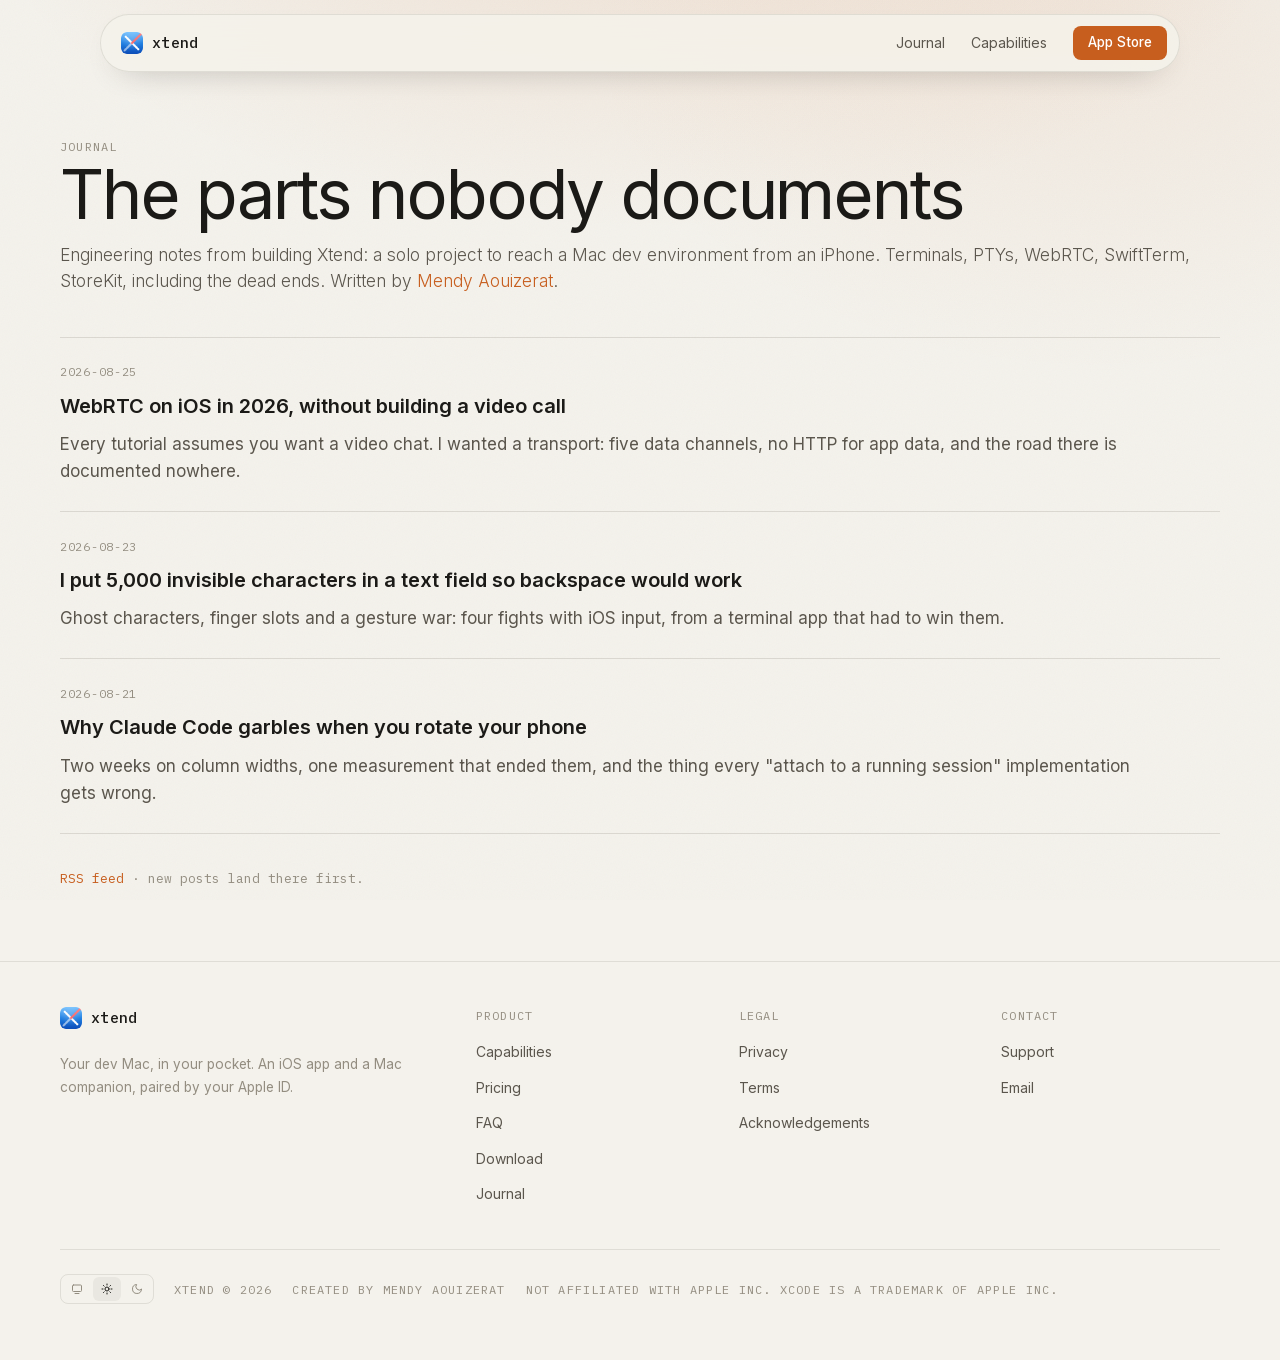
<file: blog/index.html>
<!DOCTYPE html>
<html lang="en" data-theme="light">
<head>
<meta charset="UTF-8">
<meta name="viewport" content="width=device-width, initial-scale=1.0">
<title>Journal. Xtend</title>
<meta name="description" content="Engineering notes from building Xtend: terminals, PTYs, WebRTC, SwiftTerm, StoreKit, the parts nobody documents.">
<meta property="og:type" content="website" />
<meta property="og:title" content="Journal. Xtend" />
<meta property="og:description" content="Engineering notes from building Xtend: terminals, PTYs, WebRTC, SwiftTerm, StoreKit, the parts nobody documents." />
<meta property="og:url" content="https://getxtend.com/blog/" />
<meta property="og:image" content="https://getxtend.com/xtend-og.png" />
<meta property="og:site_name" content="Xtend" />
<meta name="twitter:card" content="summary_large_image" />
<link rel="icon" type="image/svg+xml" href="../favicon.svg">
<link rel="alternate" type="application/rss+xml" title="Xtend Journal" href="https://getxtend.com/blog/feed.xml">
<link rel="stylesheet" href="../site.css">
<script>
(function () {
  var m; try { m = localStorage.getItem('xtend-theme-mode') || 'light'; } catch (e) { m = 'light'; }
  if (m === 'system') m = window.matchMedia && window.matchMedia('(prefers-color-scheme: light)').matches ? 'light' : 'dark';
  document.documentElement.setAttribute('data-theme', m);
  document.documentElement.style.colorScheme = m;
})();
</script>
<style>
  main.journal { padding: 132px 0 72px; }
  .jhead { margin: 0 auto; }
  .jhead .lede { margin-top: 12px; }
  .post-list { list-style: none; margin: 2.6rem auto 0; padding: 0; }
  .post-list li { border-top: 1px solid var(--hair-strong); padding: 1.6rem 0; }
  .post-list li:last-child { border-bottom: 1px solid var(--hair-strong); }
  .post-list .d { font-family: "IBM Plex Mono", ui-monospace, monospace; font-size: 0.74rem;
    letter-spacing: 0.06em; color: var(--text-3); display: block; margin-bottom: 0.45rem; }
  .post-list a.t { font-size: 1.25rem; font-weight: 600; color: var(--text); text-decoration: none; }
  .post-list a.t:hover { color: var(--accent); }
  .post-list p { margin: 0.6rem 0 0; color: var(--text-2); line-height: 1.6; }
  .rss-line { margin: 2.2rem auto 0; font-family: "IBM Plex Mono", ui-monospace, monospace; font-size: 0.8rem; color: var(--text-3); }
  .rss-line a { color: var(--accent); }
</style>
</head>
<body id="top">

<nav id="nav">
  <div class="nav-in">
    <a href="../index.html" class="brand"><img src="../app-icon-128.png" width="22" height="22" alt="">xtend</a>
    <div class="nav-r">
      <a href="index.html" class="link">Journal</a>
      <a href="../index.html#capabilities" class="link">Capabilities</a>
      <a href="https://apps.apple.com/app/id6771780750" target="_blank" rel="noopener" class="btn btn-sm btn-fill">App Store</a>
    </div>
  </div>
</nav>

<main class="journal"><div class="wrap">

  <div class="jhead">
    <span class="mono">JOURNAL</span>
    <h1>The parts nobody documents</h1>
    <p class="lede">Engineering notes from building Xtend: a solo project to reach a Mac
    dev environment from an iPhone. Terminals, PTYs, WebRTC, SwiftTerm, StoreKit, including
    the dead ends. Written by
    <a href="https://www.linkedin.com/in/mendy-aouizerat/">Mendy Aouizerat</a>.</p>
  </div>

  <ul class="post-list">
    <li>
      <span class="d">2026-08-25</span>
      <a class="t" href="webrtc-ios-without-video-call.html">WebRTC on iOS in 2026, without building a video call</a>
      <p>Every tutorial assumes you want a video chat. I wanted a transport: five data
      channels, no HTTP for app data, and the road there is documented nowhere.</p>
    </li>

    <li>
      <span class="d">2026-08-23</span>
      <a class="t" href="five-thousand-invisible-characters.html">I put 5,000 invisible characters in a text field so backspace would work</a>
      <p>Ghost characters, finger slots and a gesture war: four fights with iOS input,
      from a terminal app that had to win them.</p>
    </li>

    <li>
      <span class="d">2026-08-21</span>
      <a class="t" href="terminal-state-you-cant-replay.html">Why Claude Code garbles when you rotate your phone</a>
      <p>Two weeks on column widths, one measurement that ended them, and the thing every
      "attach to a running session" implementation gets wrong.</p>
    </li>
  </ul>

  <p class="rss-line"><a href="feed.xml">RSS feed</a> · new posts land there first.</p>

</div></main>

<footer>
  <div class="wrap">
    <div class="foot rv in">
      <div class="foot-brand">
        <a href="../index.html" class="brand"><img src="../app-icon-128.png" width="22" height="22" alt="">xtend</a>
        <p>Your dev Mac, in your pocket. An iOS app and a Mac companion, paired by your Apple ID.</p>
      </div>
      <div class="foot-col">
        <span class="mono">Product</span>
        <a href="../index.html#capabilities">Capabilities</a>
        <a href="../index.html#pricing">Pricing</a>
        <a href="../index.html#faq">FAQ</a>
        <a href="../index.html#download">Download</a>
        <a href="index.html">Journal</a>
      </div>
      <div class="foot-col">
        <span class="mono">Legal</span>
        <a href="../privacy.html">Privacy</a>
        <a href="../terms.html">Terms</a>
        <a href="../acknowledgements.html">Acknowledgements</a>
      </div>
      <div class="foot-col">
        <span class="mono">Contact</span>
        <a href="../support.html">Support</a>
        <a href="mailto:support@getxtend.com">Email</a>
      </div>
    </div>
    <div class="foot-meta mono rv in">
      <div class="themes" id="themes" role="radiogroup" aria-label="Theme">
        <button data-set="system" aria-label="System theme"><svg viewBox="0 0 24 24" width="12" height="12" fill="none" stroke="currentColor" stroke-width="2" stroke-linecap="round"><rect x="3" y="4" width="18" height="13" rx="2"></rect><line x1="8" y1="21" x2="16" y2="21"></line></svg></button>
        <button data-set="light" aria-label="Light theme"><svg viewBox="0 0 24 24" width="12" height="12" fill="none" stroke="currentColor" stroke-width="2" stroke-linecap="round"><circle cx="12" cy="12" r="4"></circle><path d="M12 2v2M12 20v2M4.9 4.9l1.4 1.4M17.7 17.7l1.4 1.4M2 12h2M20 12h2M4.9 19.1l1.4-1.4M17.7 6.3l1.4-1.4"></path></svg></button>
        <button data-set="dark" aria-label="Dark theme"><svg viewBox="0 0 24 24" width="12" height="12" fill="none" stroke="currentColor" stroke-width="2" stroke-linecap="round"><path d="M21 12.8A9 9 0 1 1 11.2 3 7 7 0 0 0 21 12.8z"></path></svg></button>
      </div>
      <span>Xtend © 2026</span>
      <span>Created by Mendy Aouizerat</span>
      <span>Not affiliated with Apple Inc. Xcode is a trademark of Apple Inc.</span>
    </div>
  </div>
</footer>

<script>
(function () {
  'use strict';
  var KEY = 'xtend-theme-mode';
  var mq = window.matchMedia ? window.matchMedia('(prefers-color-scheme: light)') : null;
  function osTheme() { return mq && mq.matches ? 'light' : 'dark'; }
  function readMode() { try { return localStorage.getItem(KEY) || 'light'; } catch (e) { return 'light'; } }
  function apply(mode) {
    var r = mode === 'system' ? osTheme() : mode;
    document.documentElement.setAttribute('data-theme', r);
    document.documentElement.style.colorScheme = r;
    var btns = document.querySelectorAll('.themes button');
    for (var i = 0; i < btns.length; i++)
      btns[i].setAttribute('aria-pressed', btns[i].getAttribute('data-set') === mode ? 'true' : 'false');
  }
  apply(readMode());
  var seg = document.getElementById('themes');
  if (seg) seg.addEventListener('click', function (e) {
    var b = e.target.closest('button[data-set]');
    if (!b) return;
    var m = b.getAttribute('data-set');
    try { localStorage.setItem(KEY, m); } catch (err) {}
    apply(m);
  });
  if (mq && mq.addEventListener) mq.addEventListener('change', function () { if (readMode() === 'system') apply('system'); });
  var nav = document.getElementById('nav');
  function onScroll() { if (nav) nav.classList.toggle('stuck', (window.scrollY || 0) > 8); }
  window.addEventListener('scroll', onScroll, { passive: true });
  onScroll();
})();
</script>

</body>
</html>
</file>
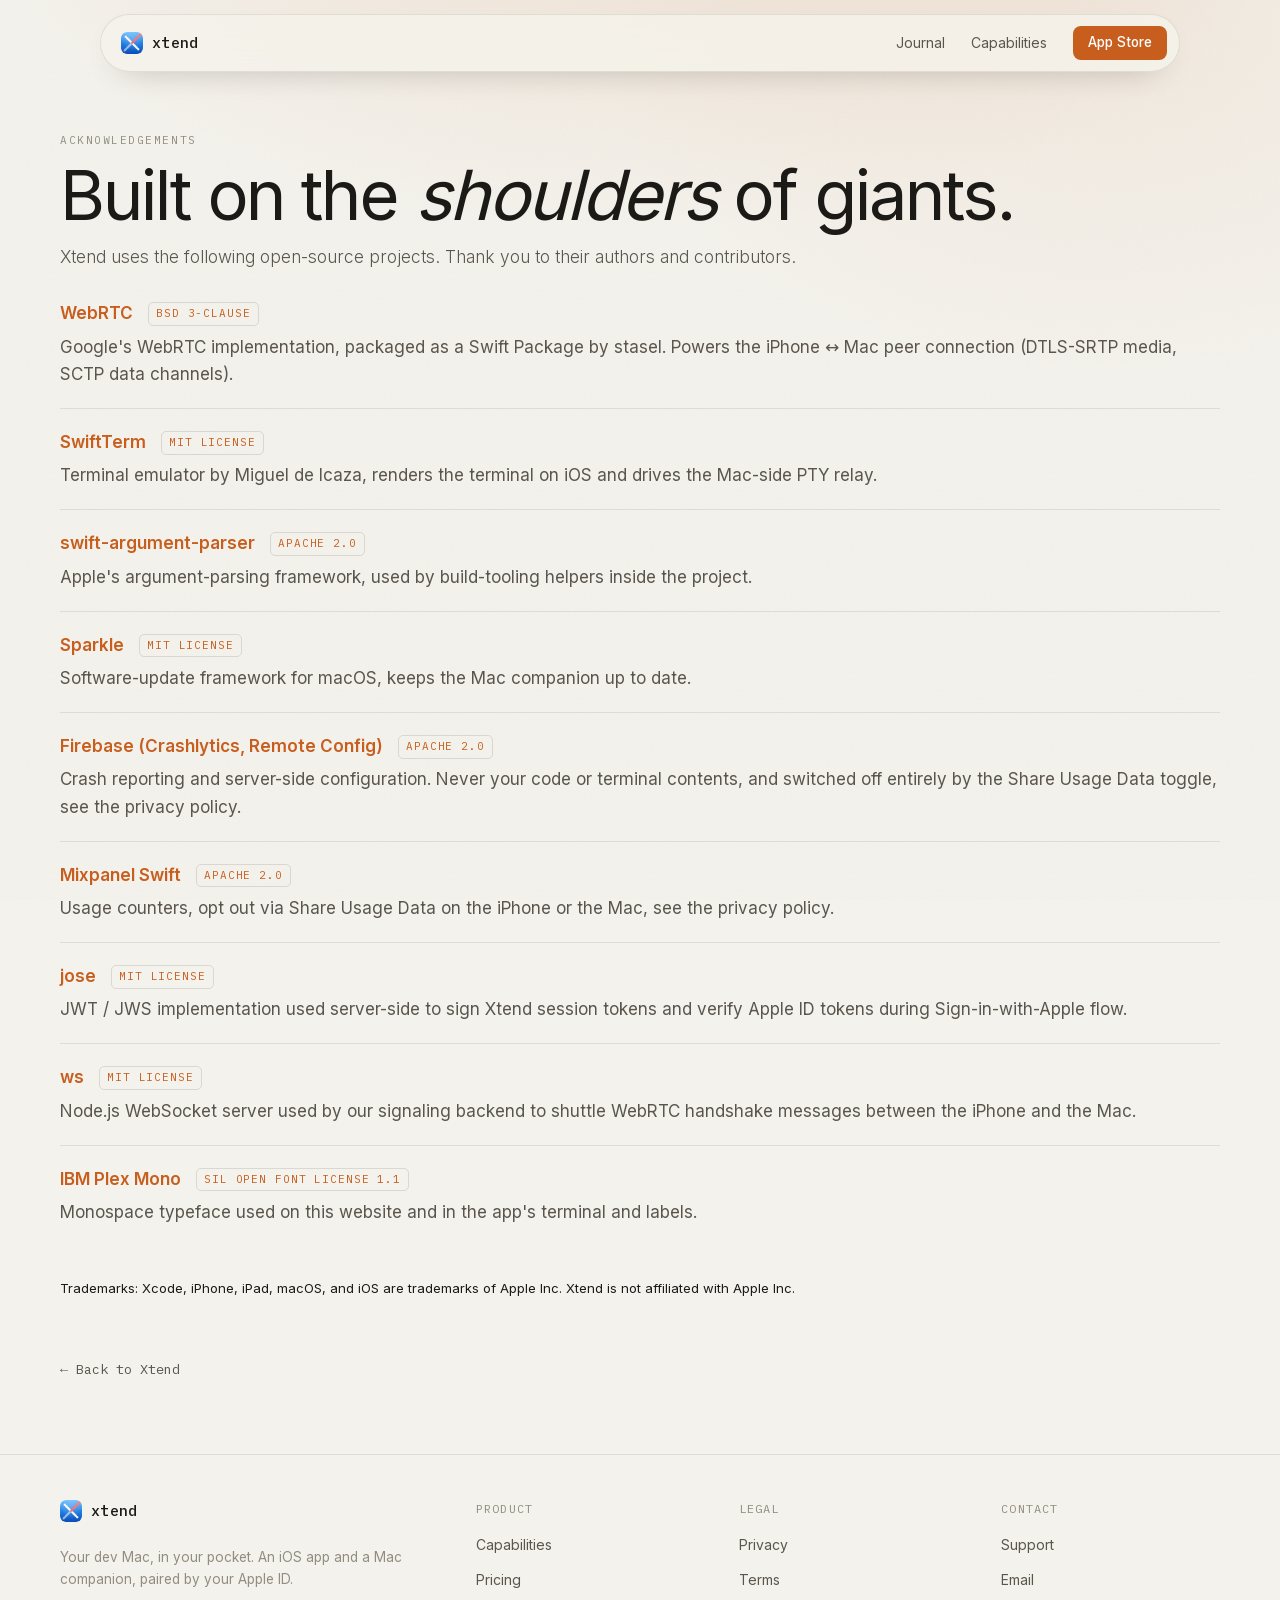
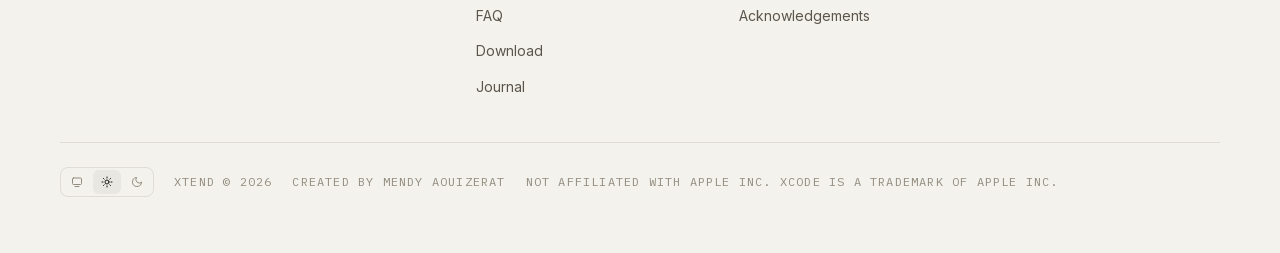
<file: acknowledgements.html>
<!DOCTYPE html>
<html lang="en" data-theme="light">
<head>
<meta charset="UTF-8">
<meta name="viewport" content="width=device-width, initial-scale=1.0">
<title>Acknowledgements. Xtend</title>
<meta name="description" content="Open-source projects and licenses used by Xtend.">
<meta property="og:type" content="article" />
<meta property="og:title" content="Acknowledgements. Xtend" />
<meta property="og:description" content="Open-source projects Xtend builds on." />
<meta property="og:url" content="https://getxtend.com/acknowledgements.html" />
<meta property="og:image" content="https://getxtend.com/xtend-og.png" />
<meta property="og:site_name" content="Xtend" />
<meta name="twitter:card" content="summary_large_image" />
<meta name="twitter:title" content="Acknowledgements. Xtend" />
<meta name="twitter:description" content="Open-source projects Xtend builds on." />
<meta name="twitter:image" content="https://getxtend.com/xtend-og.png" />
<link rel="icon" type="image/svg+xml" href="favicon.svg">
<link rel="alternate" type="application/rss+xml" title="Xtend Journal" href="https://getxtend.com/blog/feed.xml">
<link rel="stylesheet" href="site.css">
<script>
(function () {
  var m; try { m = localStorage.getItem('xtend-theme-mode') || 'light'; } catch (e) { m = 'light'; }
  if (m === 'system') m = window.matchMedia && window.matchMedia('(prefers-color-scheme: light)').matches ? 'light' : 'dark';
  document.documentElement.setAttribute('data-theme', m);
  document.documentElement.style.colorScheme = m;
})();
</script>
<style>
  main.journal { padding: 132px 0 72px; }
  .annexe { margin: 0 auto; }
  .annexe h1 { margin: 10px 0 14px; }
  .annexe h2 { margin: 2.8rem 0 0.9rem; padding-top: 1.6rem; border-top: 1px solid var(--hair-strong); }
  .annexe h3 { margin: 1.6rem 0 0.5rem; }
  .annexe p { margin: 0.85rem 0; }
  .annexe ul, .annexe ol { margin: 0.85rem 0 0.85rem 1.35rem; color: var(--text-2); }
  .annexe li { line-height: 1.6; margin: 0.45rem 0; }
  .annexe li::marker { color: var(--text-3); }
  .annexe pre { background: var(--surface); border: 1px solid var(--hair-strong); border-radius: 10px;
    padding: 0.95rem 1.15rem; overflow-x: auto; margin: 1rem 0;
    font-family: "IBM Plex Mono", ui-monospace, monospace; font-size: 0.8rem; line-height: 1.6; color: var(--text-2); }
  .annexe code { font-family: "IBM Plex Mono", ui-monospace, monospace; font-size: 0.85em;
    background: var(--surface); border: 1px solid var(--hair); border-radius: 5px; padding: 0.1em 0.35em; }
  .annexe pre code { border: none; background: none; padding: 0; }
  .annexe .label { display: block; font-family: "IBM Plex Mono", ui-monospace, monospace;
    font-size: 11px; letter-spacing: 0.14em; text-transform: uppercase; color: var(--text-3); margin-bottom: 6px; }
  .annexe .effective { font-size: 12px; color: var(--text-3); margin-bottom: 34px; display: block;
    font-family: "IBM Plex Mono", ui-monospace, monospace; }
  .annexe .lede { margin: 0 0 0.6rem; }
  .annexe hr { border: 0; border-top: 1px solid var(--hair-strong); margin: 2.4rem 0; }
  .annexe .cta-row { display: flex; gap: 12px; flex-wrap: wrap; margin: 1.4rem 0 0.5rem; }
  .annexe .btn-primary { background: var(--accent); color: var(--accent-ink); border-radius: 10px;
    padding: 12px 20px; text-decoration: none; font-family: "IBM Plex Mono", ui-monospace, monospace; font-size: 13.5px; display: inline-flex; gap: 8px; align-items: center; }
  .annexe .btn-ghost { color: var(--text); border: 1px solid var(--hair-strong); border-radius: 10px;
    padding: 12px 20px; text-decoration: none; font-family: "IBM Plex Mono", ui-monospace, monospace; font-size: 13.5px; display: inline-flex; gap: 8px; align-items: center; }
  .annexe .btn-ghost:hover { border-color: var(--text-3); }
  .annexe .credit { padding: 20px 0; border-top: 1px solid var(--hair); }
  .annexe .credit:first-of-type { border-top: 0; }
  .annexe .credit-name { font-weight: 600; color: var(--text); display: inline; }
  .annexe .credit-license { display: inline-block; margin-left: 10px; font-size: 11px; letter-spacing: 0.08em;
    text-transform: uppercase; color: var(--accent); border: 1px solid var(--hair-strong);
    border-radius: 5px; padding: 2px 7px; vertical-align: 2px; font-family: "IBM Plex Mono", ui-monospace, monospace; }
  .annexe .credit-desc { color: var(--text-2); margin-top: 6px; }
  .annexe .back { display: inline-block; margin-top: 46px; font-family: "IBM Plex Mono", ui-monospace, monospace;
    font-size: 13.5px; color: var(--text-2); text-decoration: none; }
  .annexe .back:hover { color: var(--text); }
  .annexe .qa { margin: 1.2rem 0; }
  .annexe .q { font-weight: 600; color: var(--text); }
  .annexe .ans { color: var(--text-2); }
</style>
</head>
<body id="top">

<nav id="nav">
  <div class="nav-in">
    <a href="index.html" class="brand"><img src="app-icon-128.png" width="22" height="22" alt="">xtend</a>
    <div class="nav-r">
      <a href="blog/index.html" class="link">Journal</a>
      <a href="index.html#capabilities" class="link">Capabilities</a>
      <a href="https://apps.apple.com/app/id6771780750" target="_blank" rel="noopener" class="btn btn-sm btn-fill">App Store</a>
    </div>
  </div>
</nav>

<main class="journal"><div class="wrap">
<article class="annexe">
<span class="label">Acknowledgements</span>
  <h1>Built on the <em>shoulders</em> of giants.</h1>
  <p class="lede">Xtend uses the following open-source projects. Thank you to their authors and contributors.</p>

  <div class="credit">
    <div class="credit-name"><a href="https://github.com/stasel/WebRTC" target="_blank" rel="noopener">WebRTC</a></div>
    <div class="credit-license">BSD 3-Clause</div>
    <div class="credit-desc">Google's WebRTC implementation, packaged as a Swift Package by stasel. Powers the iPhone ↔ Mac peer connection (DTLS-SRTP media, SCTP data channels).</div>
  </div>

  <div class="credit">
    <div class="credit-name"><a href="https://github.com/migueldeicaza/SwiftTerm" target="_blank" rel="noopener">SwiftTerm</a></div>
    <div class="credit-license">MIT License</div>
    <div class="credit-desc">Terminal emulator by Miguel de Icaza, renders the terminal on iOS and drives the Mac-side PTY relay.</div>
  </div>

  <div class="credit">
    <div class="credit-name"><a href="https://github.com/apple/swift-argument-parser" target="_blank" rel="noopener">swift-argument-parser</a></div>
    <div class="credit-license">Apache 2.0</div>
    <div class="credit-desc">Apple's argument-parsing framework, used by build-tooling helpers inside the project.</div>
  </div>

  <div class="credit">
    <div class="credit-name"><a href="https://sparkle-project.org" target="_blank" rel="noopener">Sparkle</a></div>
    <div class="credit-license">MIT License</div>
    <div class="credit-desc">Software-update framework for macOS, keeps the Mac companion up to date.</div>
  </div>

  <div class="credit">
    <div class="credit-name"><a href="https://firebase.google.com" target="_blank" rel="noopener">Firebase (Crashlytics, Remote Config)</a></div>
    <div class="credit-license">Apache 2.0</div>
    <div class="credit-desc">Crash reporting and server-side configuration. Never your code or terminal contents, and switched off entirely by the Share Usage Data toggle, see the privacy policy.</div>
  </div>

  <div class="credit">
    <div class="credit-name"><a href="https://github.com/mixpanel/mixpanel-swift" target="_blank" rel="noopener">Mixpanel Swift</a></div>
    <div class="credit-license">Apache 2.0</div>
    <div class="credit-desc">Usage counters, opt out via Share Usage Data on the iPhone or the Mac, see the privacy policy.</div>
  </div>

  <div class="credit">
    <div class="credit-name"><a href="https://github.com/panva/jose" target="_blank" rel="noopener">jose</a></div>
    <div class="credit-license">MIT License</div>
    <div class="credit-desc">JWT / JWS implementation used server-side to sign Xtend session tokens and verify Apple ID tokens during Sign-in-with-Apple flow.</div>
  </div>

  <div class="credit">
    <div class="credit-name"><a href="https://github.com/websockets/ws" target="_blank" rel="noopener">ws</a></div>
    <div class="credit-license">MIT License</div>
    <div class="credit-desc">Node.js WebSocket server used by our signaling backend to shuttle WebRTC handshake messages between the iPhone and the Mac.</div>
  </div>

  <div class="credit">
    <div class="credit-name"><a href="https://fonts.google.com/specimen/IBM+Plex+Mono" target="_blank" rel="noopener">IBM Plex Mono</a></div>
    <div class="credit-license">SIL Open Font License 1.1</div>
    <div class="credit-desc">Monospace typeface used on this website and in the app's terminal and labels.</div>
  </div>

  <p style="margin-top:32px;font-size:13px;color:var(--ink-mute)">Trademarks: Xcode, iPhone, iPad, macOS, and iOS are trademarks of Apple Inc. Xtend is not affiliated with Apple Inc.</p>

  <a href="index.html" class="back">← Back to Xtend</a>
</article>
</div></main>

<footer>
  <div class="wrap">
    <div class="foot rv in">
      <div class="foot-brand">
        <a href="index.html" class="brand"><img src="app-icon-128.png" width="22" height="22" alt="">xtend</a>
        <p>Your dev Mac, in your pocket. An iOS app and a Mac companion, paired by your Apple ID.</p>
      </div>
      <div class="foot-col">
        <span class="mono">Product</span>
        <a href="index.html#capabilities">Capabilities</a>
        <a href="index.html#pricing">Pricing</a>
        <a href="index.html#faq">FAQ</a>
        <a href="index.html#download">Download</a>
        <a href="blog/index.html">Journal</a>
      </div>
      <div class="foot-col">
        <span class="mono">Legal</span>
        <a href="privacy.html">Privacy</a>
        <a href="terms.html">Terms</a>
        <a href="acknowledgements.html">Acknowledgements</a>
      </div>
      <div class="foot-col">
        <span class="mono">Contact</span>
        <a href="support.html">Support</a>
        <a href="mailto:support@getxtend.com">Email</a>
      </div>
    </div>
    <div class="foot-meta mono rv in">
      <div class="themes" id="themes" role="radiogroup" aria-label="Theme">
        <button data-set="system" aria-label="System theme"><svg viewBox="0 0 24 24" width="12" height="12" fill="none" stroke="currentColor" stroke-width="2" stroke-linecap="round"><rect x="3" y="4" width="18" height="13" rx="2"></rect><line x1="8" y1="21" x2="16" y2="21"></line></svg></button>
        <button data-set="light" aria-label="Light theme"><svg viewBox="0 0 24 24" width="12" height="12" fill="none" stroke="currentColor" stroke-width="2" stroke-linecap="round"><circle cx="12" cy="12" r="4"></circle><path d="M12 2v2M12 20v2M4.9 4.9l1.4 1.4M17.7 17.7l1.4 1.4M2 12h2M20 12h2M4.9 19.1l1.4-1.4M17.7 6.3l1.4-1.4"></path></svg></button>
        <button data-set="dark" aria-label="Dark theme"><svg viewBox="0 0 24 24" width="12" height="12" fill="none" stroke="currentColor" stroke-width="2" stroke-linecap="round"><path d="M21 12.8A9 9 0 1 1 11.2 3 7 7 0 0 0 21 12.8z"></path></svg></button>
      </div>
      <span>Xtend © 2026</span>
      <span>Created by Mendy Aouizerat</span>
      <span>Not affiliated with Apple Inc. Xcode is a trademark of Apple Inc.</span>
    </div>
  </div>
</footer>

<script>
(function () {
  'use strict';
  var KEY = 'xtend-theme-mode';
  var mq = window.matchMedia ? window.matchMedia('(prefers-color-scheme: light)') : null;
  function osTheme() { return mq && mq.matches ? 'light' : 'dark'; }
  function readMode() { try { return localStorage.getItem(KEY) || 'light'; } catch (e) { return 'light'; } }
  function apply(mode) {
    var r = mode === 'system' ? osTheme() : mode;
    document.documentElement.setAttribute('data-theme', r);
    document.documentElement.style.colorScheme = r;
    var btns = document.querySelectorAll('.themes button');
    for (var i = 0; i < btns.length; i++)
      btns[i].setAttribute('aria-pressed', btns[i].getAttribute('data-set') === mode ? 'true' : 'false');
  }
  apply(readMode());
  var seg = document.getElementById('themes');
  if (seg) seg.addEventListener('click', function (e) {
    var b = e.target.closest('button[data-set]');
    if (!b) return;
    var m = b.getAttribute('data-set');
    try { localStorage.setItem(KEY, m); } catch (err) {}
    apply(m);
  });
  if (mq && mq.addEventListener) mq.addEventListener('change', function () { if (readMode() === 'system') apply('system'); });
  var nav = document.getElementById('nav');
  function onScroll() { if (nav) nav.classList.toggle('stuck', (window.scrollY || 0) > 8); }
  window.addEventListener('scroll', onScroll, { passive: true });
  onScroll();
})();
</script>

</body>
</html>
</file>
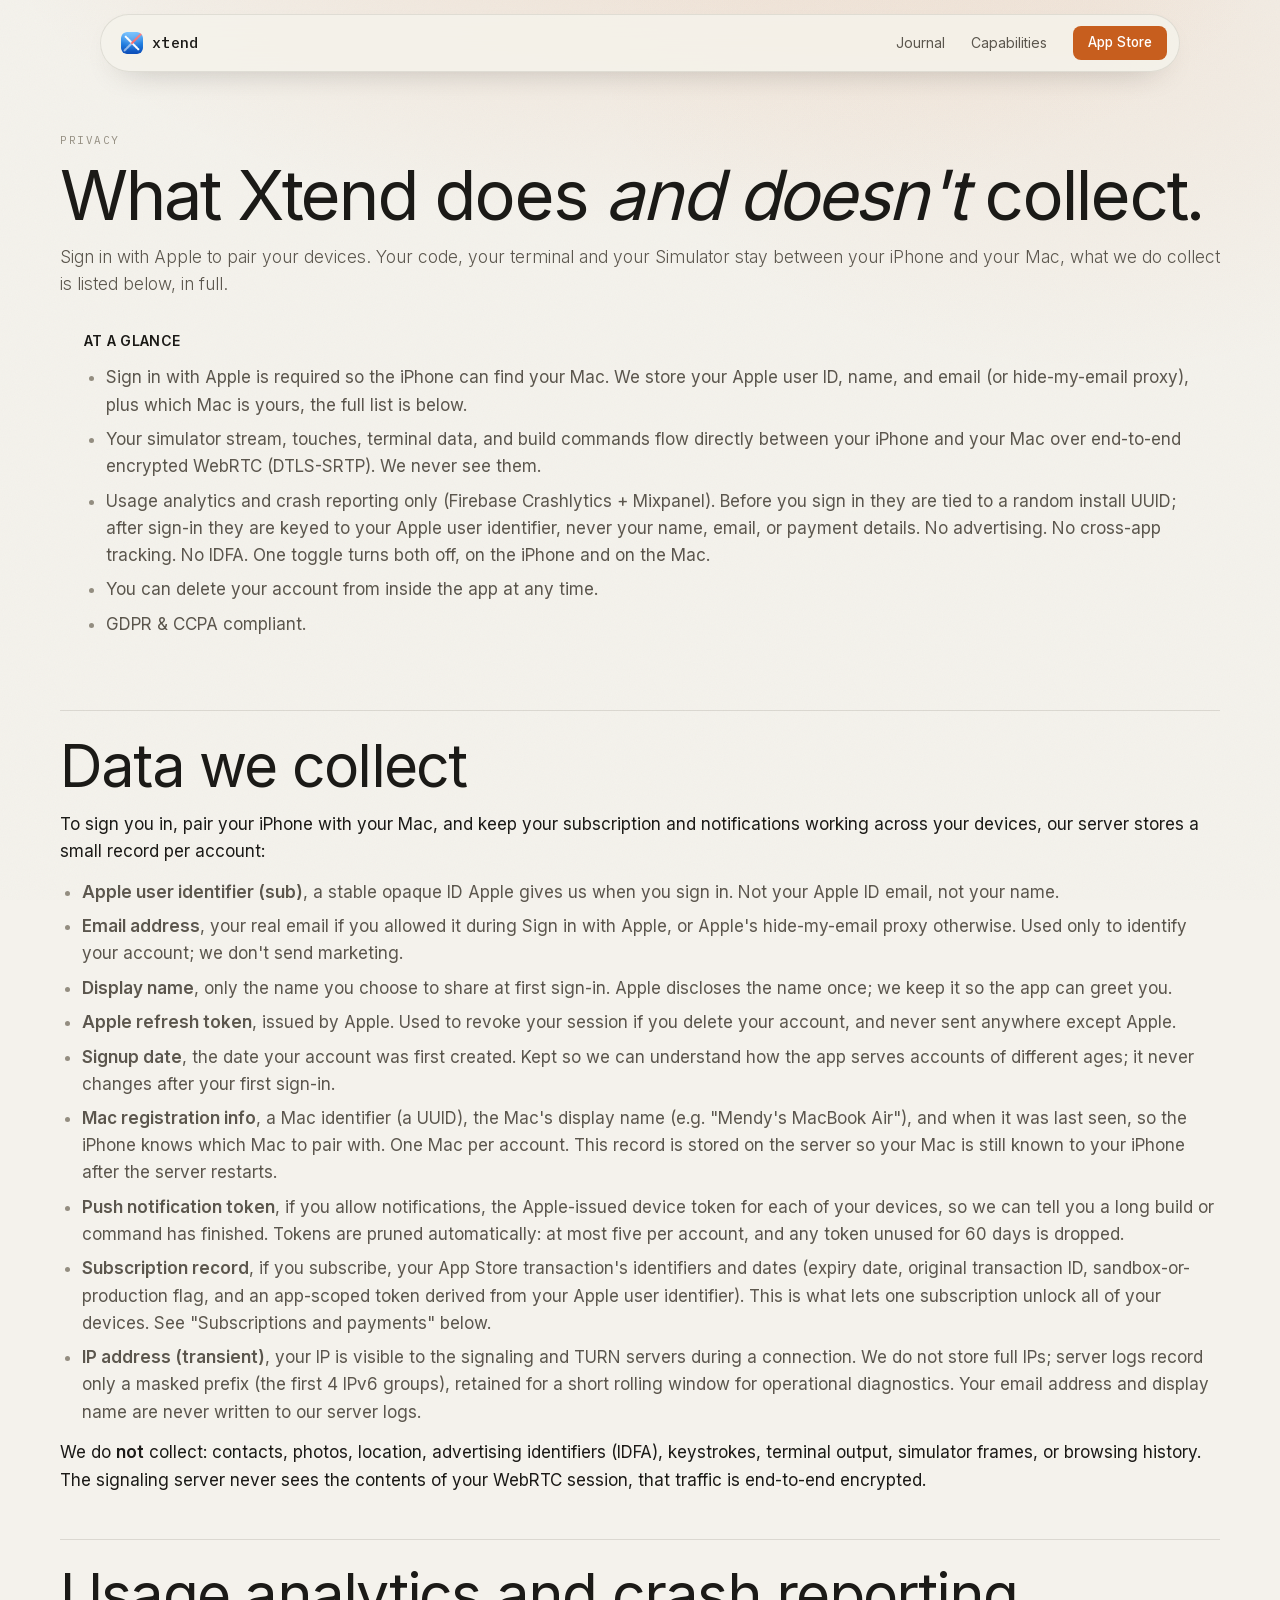
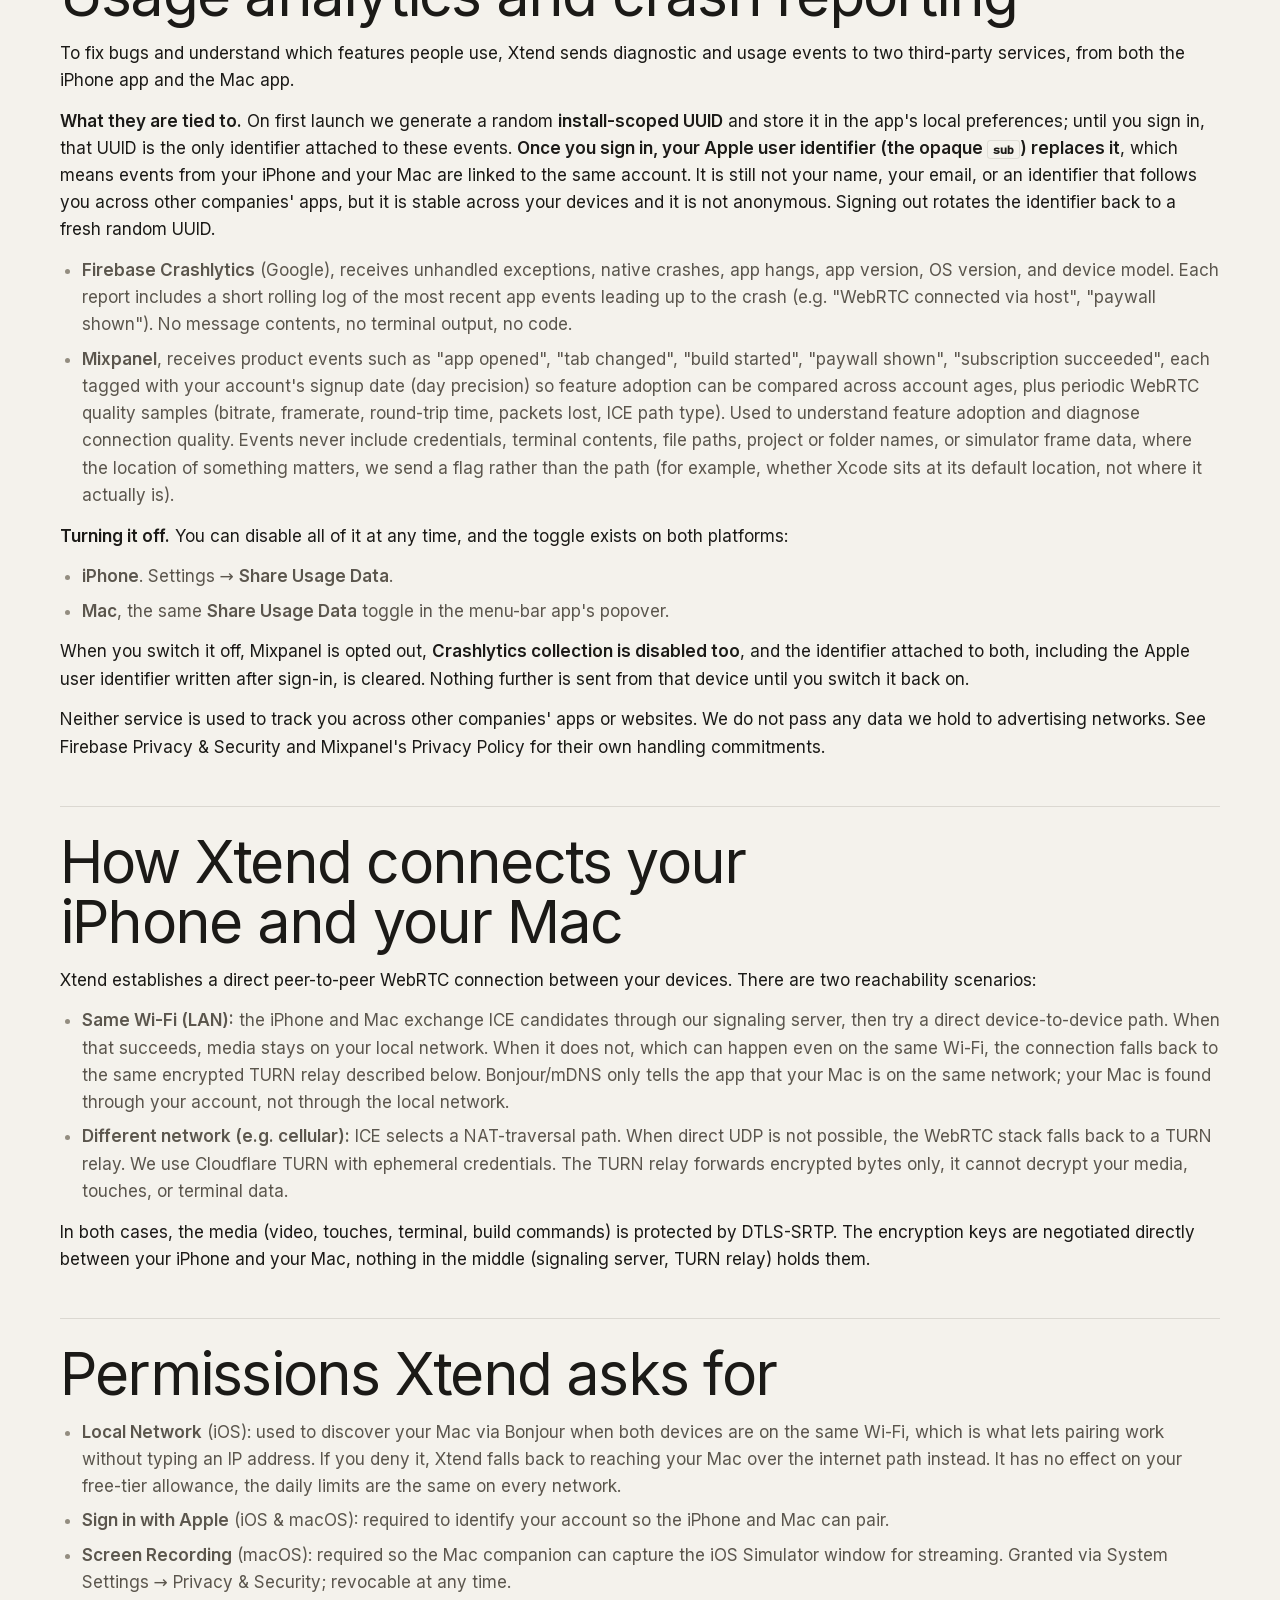
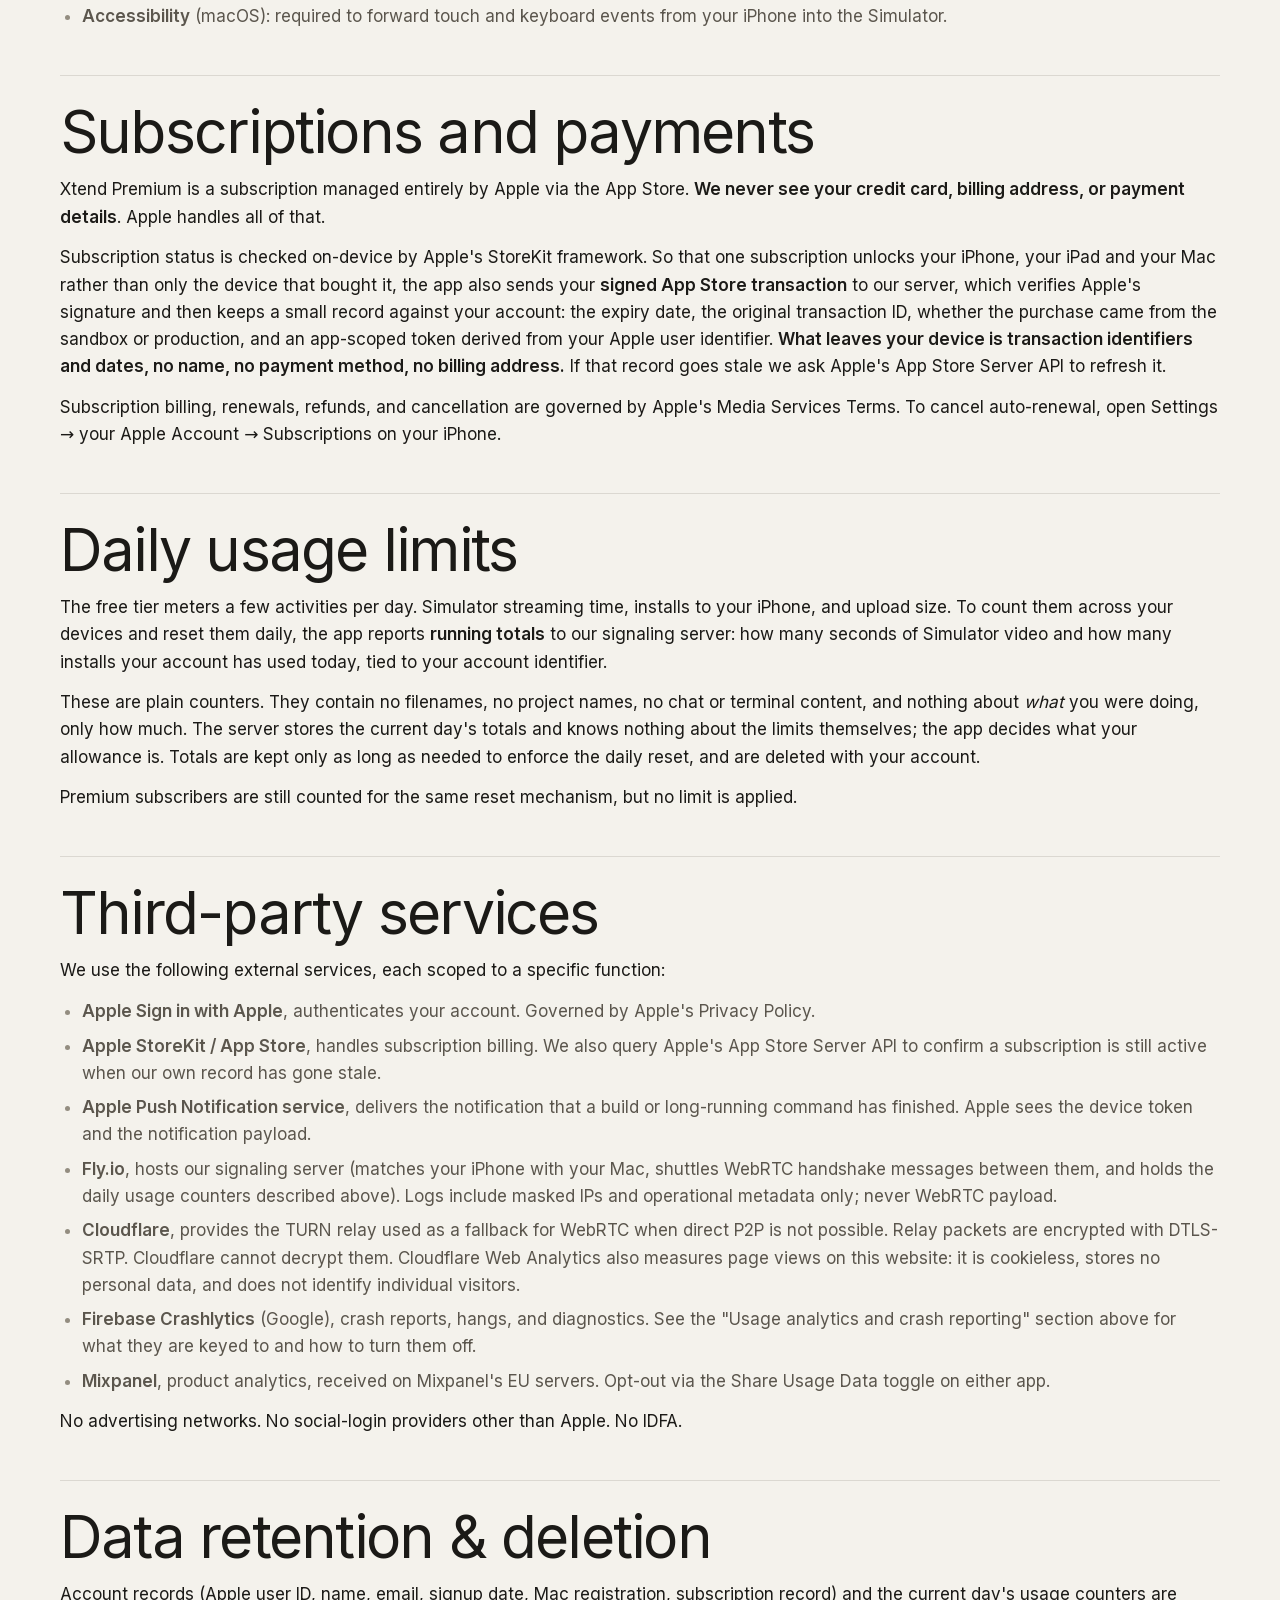
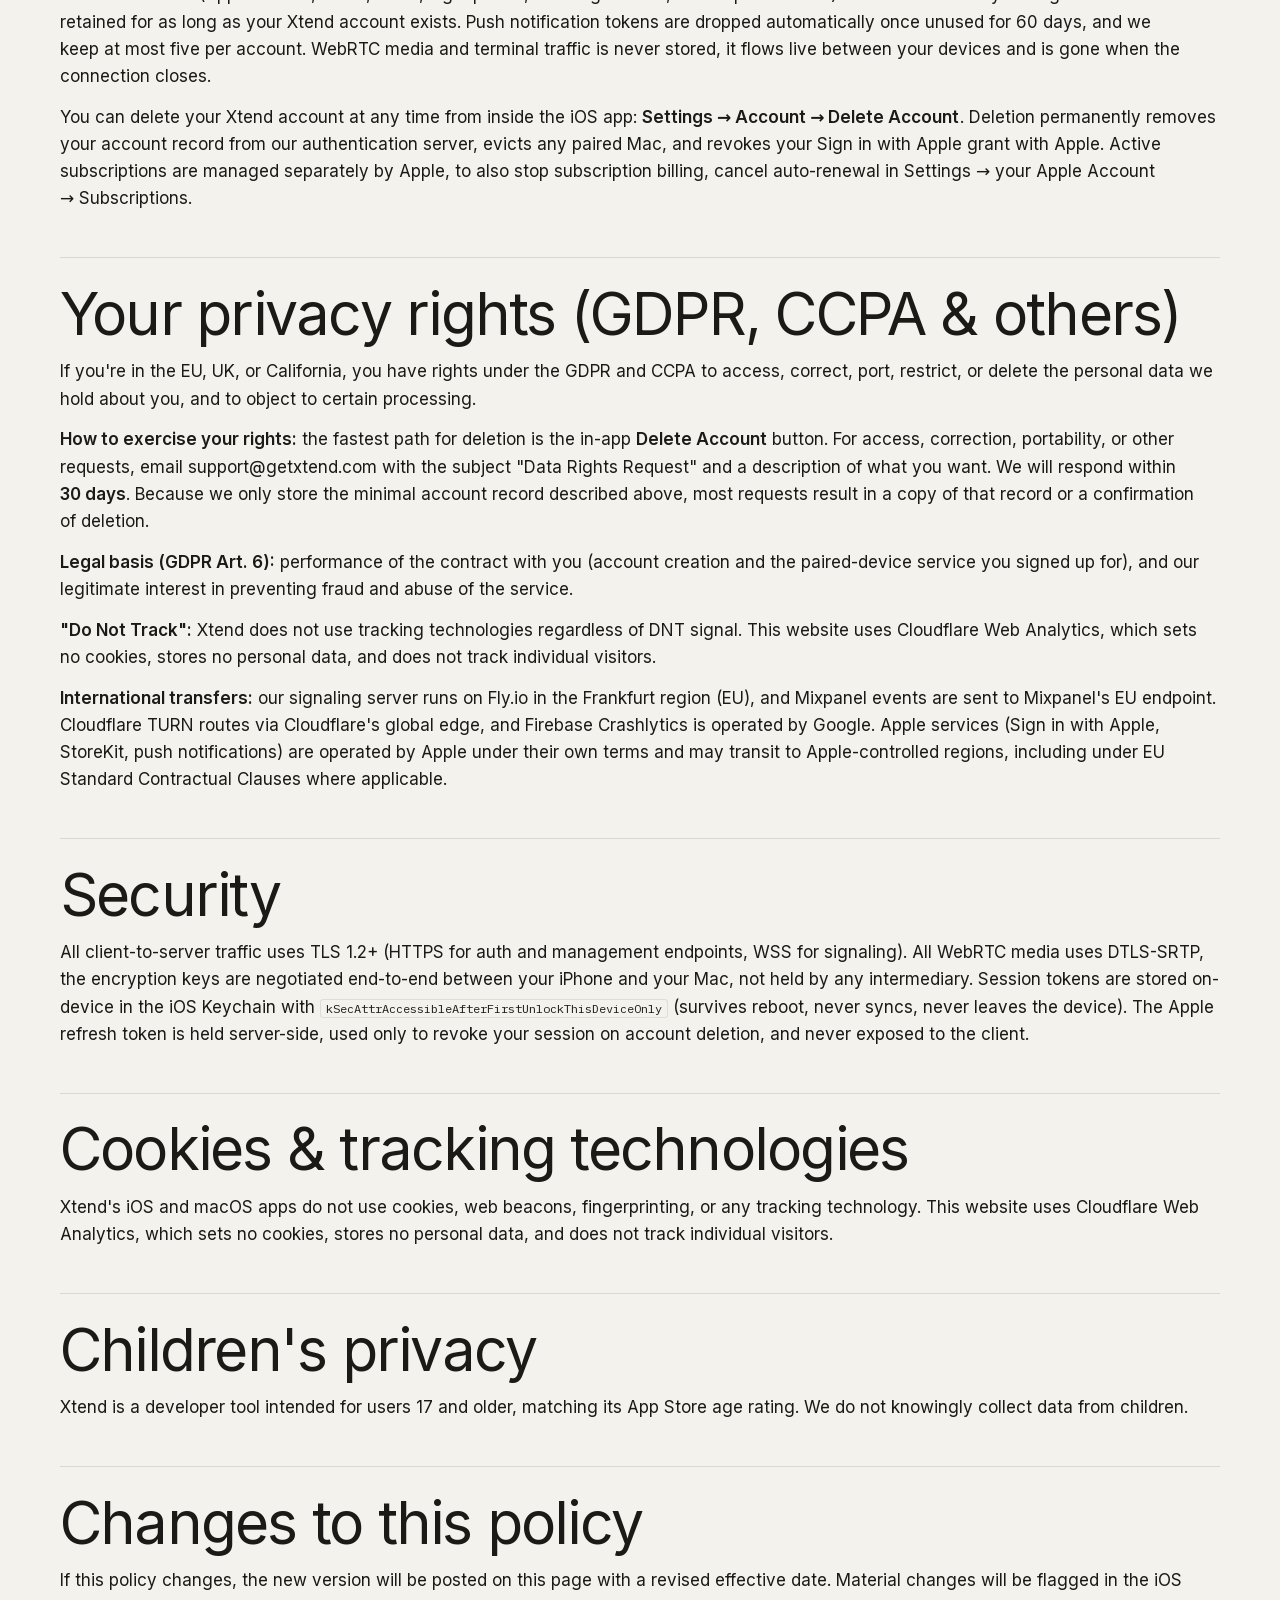
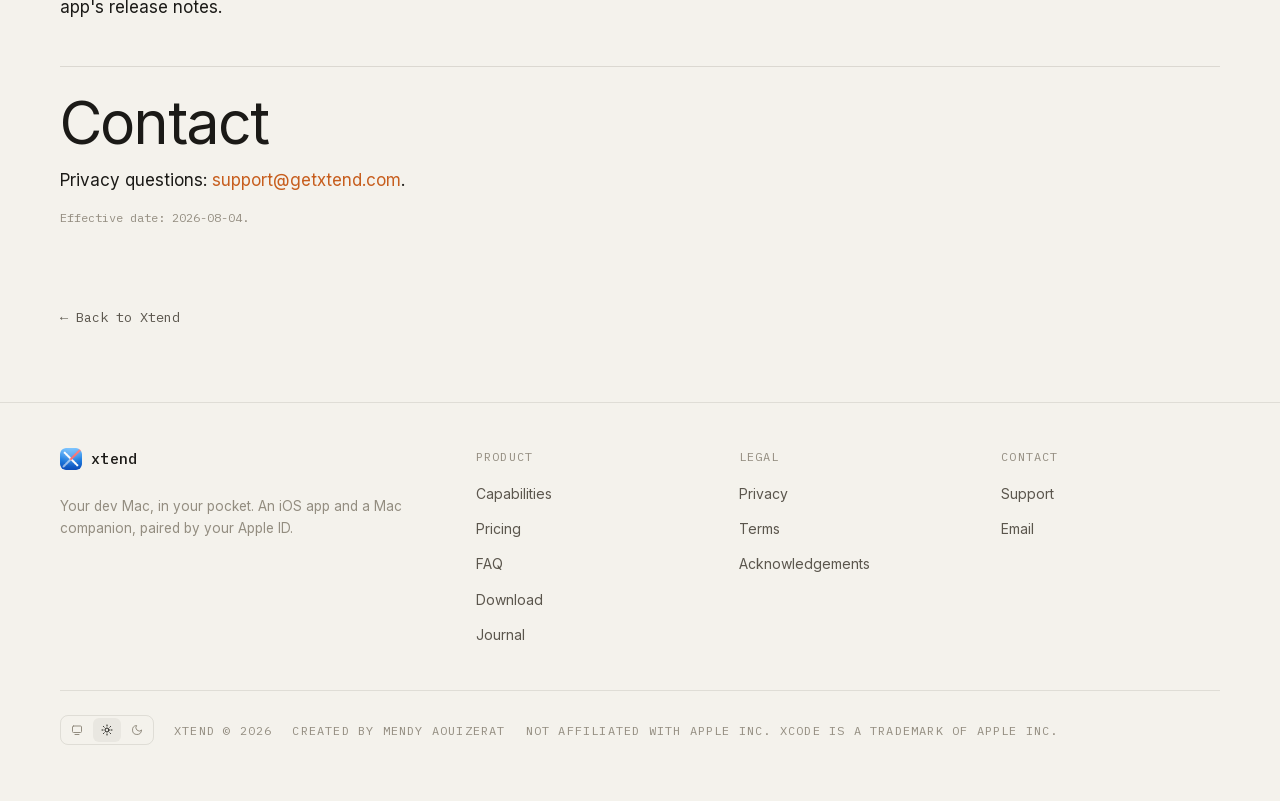
<file: privacy.html>
<!DOCTYPE html>
<html lang="en" data-theme="light">
<head>
<meta charset="UTF-8">
<meta name="viewport" content="width=device-width, initial-scale=1.0">
<title>Privacy Policy. Xtend</title>
<meta name="description" content="Xtend privacy policy: what data we collect, what permissions we ask for, and how the LAN + Remote architecture works.">
<meta property="og:type" content="article" />
<meta property="og:title" content="Privacy Policy. Xtend" />
<meta property="og:description" content="Xtend privacy policy: SIWA account, opt-out analytics, end-to-end encrypted WebRTC. GDPR & CCPA compliant." />
<meta property="og:url" content="https://getxtend.com/privacy.html" />
<meta property="og:image" content="https://getxtend.com/xtend-og.png" />
<meta property="og:site_name" content="Xtend" />
<meta name="twitter:card" content="summary_large_image" />
<meta name="twitter:title" content="Privacy Policy. Xtend" />
<meta name="twitter:description" content="Xtend privacy policy: SIWA account, opt-out analytics, end-to-end encrypted WebRTC." />
<meta name="twitter:image" content="https://getxtend.com/xtend-og.png" />
<link rel="icon" type="image/svg+xml" href="favicon.svg">
<link rel="alternate" type="application/rss+xml" title="Xtend Journal" href="https://getxtend.com/blog/feed.xml">
<link rel="stylesheet" href="site.css">
<script>
(function () {
  var m; try { m = localStorage.getItem('xtend-theme-mode') || 'light'; } catch (e) { m = 'light'; }
  if (m === 'system') m = window.matchMedia && window.matchMedia('(prefers-color-scheme: light)').matches ? 'light' : 'dark';
  document.documentElement.setAttribute('data-theme', m);
  document.documentElement.style.colorScheme = m;
})();
</script>
<style>
  main.journal { padding: 132px 0 72px; }
  .annexe { margin: 0 auto; }
  .annexe h1 { margin: 10px 0 14px; }
  .annexe h2 { margin: 2.8rem 0 0.9rem; padding-top: 1.6rem; border-top: 1px solid var(--hair-strong); }
  .annexe h3 { margin: 1.6rem 0 0.5rem; }
  .annexe p { margin: 0.85rem 0; }
  .annexe ul, .annexe ol { margin: 0.85rem 0 0.85rem 1.35rem; color: var(--text-2); }
  .annexe li { line-height: 1.6; margin: 0.45rem 0; }
  .annexe li::marker { color: var(--text-3); }
  .annexe pre { background: var(--surface); border: 1px solid var(--hair-strong); border-radius: 10px;
    padding: 0.95rem 1.15rem; overflow-x: auto; margin: 1rem 0;
    font-family: "IBM Plex Mono", ui-monospace, monospace; font-size: 0.8rem; line-height: 1.6; color: var(--text-2); }
  .annexe code { font-family: "IBM Plex Mono", ui-monospace, monospace; font-size: 0.85em;
    background: var(--surface); border: 1px solid var(--hair); border-radius: 5px; padding: 0.1em 0.35em; }
  .annexe pre code { border: none; background: none; padding: 0; }
  .annexe .label { display: block; font-family: "IBM Plex Mono", ui-monospace, monospace;
    font-size: 11px; letter-spacing: 0.14em; text-transform: uppercase; color: var(--text-3); margin-bottom: 6px; }
  .annexe .effective { font-size: 12px; color: var(--text-3); margin-bottom: 34px; display: block;
    font-family: "IBM Plex Mono", ui-monospace, monospace; }
  .annexe .lede { margin: 0 0 0.6rem; }
  .annexe hr { border: 0; border-top: 1px solid var(--hair-strong); margin: 2.4rem 0; }
  .annexe .cta-row { display: flex; gap: 12px; flex-wrap: wrap; margin: 1.4rem 0 0.5rem; }
  .annexe .btn-primary { background: var(--accent); color: var(--accent-ink); border-radius: 10px;
    padding: 12px 20px; text-decoration: none; font-family: "IBM Plex Mono", ui-monospace, monospace; font-size: 13.5px; display: inline-flex; gap: 8px; align-items: center; }
  .annexe .btn-ghost { color: var(--text); border: 1px solid var(--hair-strong); border-radius: 10px;
    padding: 12px 20px; text-decoration: none; font-family: "IBM Plex Mono", ui-monospace, monospace; font-size: 13.5px; display: inline-flex; gap: 8px; align-items: center; }
  .annexe .btn-ghost:hover { border-color: var(--text-3); }
  .annexe .credit { padding: 20px 0; border-top: 1px solid var(--hair); }
  .annexe .credit:first-of-type { border-top: 0; }
  .annexe .credit-name { font-weight: 600; color: var(--text); display: inline; }
  .annexe .credit-license { display: inline-block; margin-left: 10px; font-size: 11px; letter-spacing: 0.08em;
    text-transform: uppercase; color: var(--accent); border: 1px solid var(--hair-strong);
    border-radius: 5px; padding: 2px 7px; vertical-align: 2px; font-family: "IBM Plex Mono", ui-monospace, monospace; }
  .annexe .credit-desc { color: var(--text-2); margin-top: 6px; }
  .annexe .back { display: inline-block; margin-top: 46px; font-family: "IBM Plex Mono", ui-monospace, monospace;
    font-size: 13.5px; color: var(--text-2); text-decoration: none; }
  .annexe .back:hover { color: var(--text); }
  .annexe .qa { margin: 1.2rem 0; }
  .annexe .q { font-weight: 600; color: var(--text); }
  .annexe .ans { color: var(--text-2); }
</style>
</head>
<body id="top">

<nav id="nav">
  <div class="nav-in">
    <a href="index.html" class="brand"><img src="app-icon-128.png" width="22" height="22" alt="">xtend</a>
    <div class="nav-r">
      <a href="blog/index.html" class="link">Journal</a>
      <a href="index.html#capabilities" class="link">Capabilities</a>
      <a href="https://apps.apple.com/app/id6771780750" target="_blank" rel="noopener" class="btn btn-sm btn-fill">App Store</a>
    </div>
  </div>
</nav>

<main class="journal"><div class="wrap">
<article class="annexe">
<span class="label">Privacy</span>
  <h1>What Xtend does <em>and doesn't</em> collect.</h1>
  <p class="lede">Sign in with Apple to pair your devices. Your code, your terminal and your Simulator stay between your iPhone and your Mac, what we do collect is listed below, in full.</p>

  <div style="background:var(--bg-elev);border:1px solid var(--border);border-radius:14px;padding:20px 24px;margin-bottom:32px">
    <strong style="color:var(--ink);font-size:14px;letter-spacing:0.02em;text-transform:uppercase">At a glance</strong>
    <ul style="margin-top:10px;margin-bottom:0">
      <li>Sign in with Apple is required so the iPhone can find your Mac. We store your Apple user ID, name, and email (or hide-my-email proxy), plus which Mac is yours, the full list is below.</li>
      <li>Your simulator stream, touches, terminal data, and build commands flow directly between your iPhone and your Mac over end-to-end encrypted WebRTC (DTLS-SRTP). We never see them.</li>
      <li>Usage analytics and crash reporting only (Firebase Crashlytics + Mixpanel). Before you sign in they are tied to a random install UUID; after sign-in they are keyed to your Apple user identifier, never your name, email, or payment details. No advertising. No cross-app tracking. No IDFA. One toggle turns both off, on the iPhone and on the Mac.</li>
      <li>You can delete your account from inside the app at any time.</li>
      <li>GDPR &amp; CCPA compliant.</li>
    </ul>
  </div>

  <h2>Data we collect</h2>
  <p>To sign you in, pair your iPhone with your Mac, and keep your subscription and notifications working across your devices, our server stores a small record per account:</p>
  <ul>
    <li><strong>Apple user identifier (sub)</strong>, a stable opaque ID Apple gives us when you sign in. Not your Apple ID email, not your name.</li>
    <li><strong>Email address</strong>, your real email if you allowed it during Sign in with Apple, or Apple's hide-my-email proxy otherwise. Used only to identify your account; we don't send marketing.</li>
    <li><strong>Display name</strong>, only the name you choose to share at first sign-in. Apple discloses the name once; we keep it so the app can greet you.</li>
    <li><strong>Apple refresh token</strong>, issued by Apple. Used to revoke your session if you delete your account, and never sent anywhere except Apple.</li>
    <li><strong>Signup date</strong>, the date your account was first created. Kept so we can understand how the app serves accounts of different ages; it never changes after your first sign-in.</li>
    <li><strong>Mac registration info</strong>, a Mac identifier (a UUID), the Mac's display name (e.g. "Mendy's MacBook Air"), and when it was last seen, so the iPhone knows which Mac to pair with. One Mac per account. This record is stored on the server so your Mac is still known to your iPhone after the server restarts.</li>
    <li><strong>Push notification token</strong>, if you allow notifications, the Apple-issued device token for each of your devices, so we can tell you a long build or command has finished. Tokens are pruned automatically: at most five per account, and any token unused for 60 days is dropped.</li>
    <li><strong>Subscription record</strong>, if you subscribe, your App Store transaction's identifiers and dates (expiry date, original transaction ID, sandbox-or-production flag, and an app-scoped token derived from your Apple user identifier). This is what lets one subscription unlock all of your devices. See "Subscriptions and payments" below.</li>
    <li><strong>IP address (transient)</strong>, your IP is visible to the signaling and TURN servers during a connection. We do not store full IPs; server logs record only a masked prefix (the first 4 IPv6 groups), retained for a short rolling window for operational diagnostics. Your email address and display name are never written to our server logs.</li>
  </ul>
  <p>We do <strong>not</strong> collect: contacts, photos, location, advertising identifiers (IDFA), keystrokes, terminal output, simulator frames, or browsing history. The signaling server never sees the contents of your WebRTC session, that traffic is end-to-end encrypted.</p>

  <h2>Usage analytics and crash reporting</h2>
  <p>To fix bugs and understand which features people use, Xtend sends diagnostic and usage events to two third-party services, from both the iPhone app and the Mac app.</p>
  <p><strong>What they are tied to.</strong> On first launch we generate a random <strong>install-scoped UUID</strong> and store it in the app's local preferences; until you sign in, that UUID is the only identifier attached to these events. <strong>Once you sign in, your Apple user identifier (the opaque <code style="background:var(--bg-elev);padding:1px 5px;border-radius:3px;font-size:12px">sub</code>) replaces it</strong>, which means events from your iPhone and your Mac are linked to the same account. It is still not your name, your email, or an identifier that follows you across other companies' apps, but it is stable across your devices and it is not anonymous. Signing out rotates the identifier back to a fresh random UUID.</p>
  <ul>
    <li><strong>Firebase Crashlytics</strong> (Google), receives unhandled exceptions, native crashes, app hangs, app version, OS version, and device model. Each report includes a short rolling log of the most recent app events leading up to the crash (e.g. "WebRTC connected via host", "paywall shown"). No message contents, no terminal output, no code.</li>
    <li><strong>Mixpanel</strong>, receives product events such as "app opened", "tab changed", "build started", "paywall shown", "subscription succeeded", each tagged with your account's signup date (day precision) so feature adoption can be compared across account ages, plus periodic WebRTC quality samples (bitrate, framerate, round-trip time, packets lost, ICE path type). Used to understand feature adoption and diagnose connection quality. Events never include credentials, terminal contents, file paths, project or folder names, or simulator frame data, where the location of something matters, we send a flag rather than the path (for example, whether Xcode sits at its default location, not where it actually is).</li>
  </ul>
  <p><strong>Turning it off.</strong> You can disable all of it at any time, and the toggle exists on both platforms:</p>
  <ul>
    <li><strong>iPhone</strong>. Settings → <strong>Share Usage Data</strong>.</li>
    <li><strong>Mac</strong>, the same <strong>Share Usage Data</strong> toggle in the menu-bar app's popover.</li>
  </ul>
  <p>When you switch it off, Mixpanel is opted out, <strong>Crashlytics collection is disabled too</strong>, and the identifier attached to both, including the Apple user identifier written after sign-in, is cleared. Nothing further is sent from that device until you switch it back on.</p>
  <p>Neither service is used to track you across other companies' apps or websites. We do not pass any data we hold to advertising networks. See <a href="https://firebase.google.com/support/privacy" style="color:var(--ink)">Firebase Privacy &amp; Security</a> and <a href="https://mixpanel.com/legal/privacy-policy/" style="color:var(--ink)">Mixpanel's Privacy Policy</a> for their own handling commitments.</p>

  <h2>How Xtend connects your iPhone and your Mac</h2>
  <p>Xtend establishes a direct peer-to-peer WebRTC connection between your devices. There are two reachability scenarios:</p>
  <ul>
    <li><strong>Same Wi-Fi (LAN):</strong> the iPhone and Mac exchange ICE candidates through our signaling server, then try a direct device-to-device path. When that succeeds, media stays on your local network. When it does not, which can happen even on the same Wi-Fi, the connection falls back to the same encrypted TURN relay described below. Bonjour/mDNS only tells the app that your Mac is on the same network; your Mac is found through your account, not through the local network.</li>
    <li><strong>Different network (e.g. cellular):</strong> ICE selects a NAT-traversal path. When direct UDP is not possible, the WebRTC stack falls back to a TURN relay. We use Cloudflare TURN with ephemeral credentials. The TURN relay forwards encrypted bytes only, it cannot decrypt your media, touches, or terminal data.</li>
  </ul>
  <p>In both cases, the media (video, touches, terminal, build commands) is protected by DTLS-SRTP. The encryption keys are negotiated directly between your iPhone and your Mac, nothing in the middle (signaling server, TURN relay) holds them.</p>

  <h2>Permissions Xtend asks for</h2>
  <ul>
    <li><strong>Local Network</strong> (iOS): used to discover your Mac via Bonjour when both devices are on the same Wi-Fi, which is what lets pairing work without typing an IP address. If you deny it, Xtend falls back to reaching your Mac over the internet path instead. It has no effect on your free-tier allowance, the daily limits are the same on every network.</li>
    <li><strong>Sign in with Apple</strong> (iOS &amp; macOS): required to identify your account so the iPhone and Mac can pair.</li>
    <li><strong>Screen Recording</strong> (macOS): required so the Mac companion can capture the iOS Simulator window for streaming. Granted via System Settings → Privacy &amp; Security; revocable at any time.</li>
    <li><strong>Accessibility</strong> (macOS): required to forward touch and keyboard events from your iPhone into the Simulator.</li>
  </ul>

  <h2>Subscriptions and payments</h2>
  <p>Xtend Premium is a subscription managed entirely by Apple via the App Store. <strong>We never see your credit card, billing address, or payment details</strong>. Apple handles all of that.</p>
  <p>Subscription status is checked on-device by Apple's StoreKit framework. So that one subscription unlocks your iPhone, your iPad and your Mac rather than only the device that bought it, the app also sends your <strong>signed App Store transaction</strong> to our server, which verifies Apple's signature and then keeps a small record against your account: the expiry date, the original transaction ID, whether the purchase came from the sandbox or production, and an app-scoped token derived from your Apple user identifier. <strong>What leaves your device is transaction identifiers and dates, no name, no payment method, no billing address.</strong> If that record goes stale we ask Apple's App Store Server API to refresh it.</p>
  <p>Subscription billing, renewals, refunds, and cancellation are governed by <a href="https://www.apple.com/legal/internet-services/itunes/" style="color:var(--ink)">Apple's Media Services Terms</a>. To cancel auto-renewal, open Settings → your Apple Account → Subscriptions on your iPhone.</p>

  <h2>Daily usage limits</h2>
  <p>The free tier meters a few activities per day. Simulator streaming time, installs to your iPhone, and upload size. To count them across your devices and reset them daily, the app reports <strong>running totals</strong> to our signaling server: how many seconds of Simulator video and how many installs your account has used today, tied to your account identifier.</p>
  <p>These are plain counters. They contain no filenames, no project names, no chat or terminal content, and nothing about <em>what</em> you were doing, only how much. The server stores the current day's totals and knows nothing about the limits themselves; the app decides what your allowance is. Totals are kept only as long as needed to enforce the daily reset, and are deleted with your account.</p>
  <p>Premium subscribers are still counted for the same reset mechanism, but no limit is applied.</p>

  <h2>Third-party services</h2>
  <p>We use the following external services, each scoped to a specific function:</p>
  <ul>
    <li><strong>Apple Sign in with Apple</strong>, authenticates your account. Governed by <a href="https://www.apple.com/legal/privacy/" style="color:var(--ink)">Apple's Privacy Policy</a>.</li>
    <li><strong>Apple StoreKit / App Store</strong>, handles subscription billing. We also query Apple's App Store Server API to confirm a subscription is still active when our own record has gone stale.</li>
    <li><strong>Apple Push Notification service</strong>, delivers the notification that a build or long-running command has finished. Apple sees the device token and the notification payload.</li>
    <li><strong>Fly.io</strong>, hosts our signaling server (matches your iPhone with your Mac, shuttles WebRTC handshake messages between them, and holds the daily usage counters described above). Logs include masked IPs and operational metadata only; never WebRTC payload.</li>
    <li><strong>Cloudflare</strong>, provides the TURN relay used as a fallback for WebRTC when direct P2P is not possible. Relay packets are encrypted with DTLS-SRTP. Cloudflare cannot decrypt them. Cloudflare Web Analytics also measures page views on this website: it is cookieless, stores no personal data, and does not identify individual visitors.</li>
    <li><strong>Firebase Crashlytics</strong> (Google), crash reports, hangs, and diagnostics. See the "Usage analytics and crash reporting" section above for what they are keyed to and how to turn them off.</li>
    <li><strong>Mixpanel</strong>, product analytics, received on Mixpanel's EU servers. Opt-out via the Share Usage Data toggle on either app.</li>
  </ul>
  <p>No advertising networks. No social-login providers other than Apple. No IDFA.</p>

  <h2>Data retention &amp; deletion</h2>
  <p>Account records (Apple user ID, name, email, signup date, Mac registration, subscription record) and the current day's usage counters are retained for as long as your Xtend account exists. Push notification tokens are dropped automatically once unused for 60 days, and we keep at most five per account. WebRTC media and terminal traffic is never stored, it flows live between your devices and is gone when the connection closes.</p>
  <p>You can delete your Xtend account at any time from inside the iOS app: <strong>Settings → Account → Delete Account</strong>. Deletion permanently removes your account record from our authentication server, evicts any paired Mac, and revokes your Sign in with Apple grant with Apple. Active subscriptions are managed separately by Apple, to also stop subscription billing, cancel auto-renewal in Settings → your Apple Account → Subscriptions.</p>

  <h2>Your privacy rights (GDPR, CCPA &amp; others)</h2>
  <p>If you're in the EU, UK, or California, you have rights under the GDPR and CCPA to access, correct, port, restrict, or delete the personal data we hold about you, and to object to certain processing.</p>
  <p><strong>How to exercise your rights:</strong> the fastest path for deletion is the in-app <strong>Delete Account</strong> button. For access, correction, portability, or other requests, email <a href="mailto:support@getxtend.com?subject=Xtend%20%E2%80%94%20data%20rights%20request" style="color:var(--ink)">support@getxtend.com</a> with the subject "Data Rights Request" and a description of what you want. We will respond within <strong>30 days</strong>. Because we only store the minimal account record described above, most requests result in a copy of that record or a confirmation of deletion.</p>
  <p><strong>Legal basis (GDPR Art. 6):</strong> performance of the contract with you (account creation and the paired-device service you signed up for), and our legitimate interest in preventing fraud and abuse of the service.</p>
  <p><strong>"Do Not Track":</strong> Xtend does not use tracking technologies regardless of DNT signal. This website uses Cloudflare Web Analytics, which sets no cookies, stores no personal data, and does not track individual visitors.</p>
  <p><strong>International transfers:</strong> our signaling server runs on Fly.io in the Frankfurt region (EU), and Mixpanel events are sent to Mixpanel's EU endpoint. Cloudflare TURN routes via Cloudflare's global edge, and Firebase Crashlytics is operated by Google. Apple services (Sign in with Apple, StoreKit, push notifications) are operated by Apple under their own terms and may transit to Apple-controlled regions, including under EU Standard Contractual Clauses where applicable.</p>

  <h2>Security</h2>
  <p>All client-to-server traffic uses TLS 1.2+ (HTTPS for auth and management endpoints, WSS for signaling). All WebRTC media uses DTLS-SRTP, the encryption keys are negotiated end-to-end between your iPhone and your Mac, not held by any intermediary. Session tokens are stored on-device in the iOS Keychain with <code style="background:var(--bg-elev);padding:1px 5px;border-radius:3px;font-size:12px">kSecAttrAccessibleAfterFirstUnlockThisDeviceOnly</code> (survives reboot, never syncs, never leaves the device). The Apple refresh token is held server-side, used only to revoke your session on account deletion, and never exposed to the client.</p>

  <h2>Cookies &amp; tracking technologies</h2>
  <p>Xtend's iOS and macOS apps do not use cookies, web beacons, fingerprinting, or any tracking technology. This website uses Cloudflare Web Analytics, which sets no cookies, stores no personal data, and does not track individual visitors.</p>

  <h2>Children's privacy</h2>
  <p>Xtend is a developer tool intended for users 17 and older, matching its App Store age rating. We do not knowingly collect data from children.</p>

  <h2>Changes to this policy</h2>
  <p>If this policy changes, the new version will be posted on this page with a revised effective date. Material changes will be flagged in the iOS app's release notes.</p>

  <h2>Contact</h2>
  <p>Privacy questions: <a href="mailto:support@getxtend.com?subject=Xtend%20%E2%80%94%20privacy">support@getxtend.com</a>.</p>

  <p class="effective">Effective date: 2026-08-04.</p>

  <a href="index.html" class="back">← Back to Xtend</a>
</article>
</div></main>

<footer>
  <div class="wrap">
    <div class="foot rv in">
      <div class="foot-brand">
        <a href="index.html" class="brand"><img src="app-icon-128.png" width="22" height="22" alt="">xtend</a>
        <p>Your dev Mac, in your pocket. An iOS app and a Mac companion, paired by your Apple ID.</p>
      </div>
      <div class="foot-col">
        <span class="mono">Product</span>
        <a href="index.html#capabilities">Capabilities</a>
        <a href="index.html#pricing">Pricing</a>
        <a href="index.html#faq">FAQ</a>
        <a href="index.html#download">Download</a>
        <a href="blog/index.html">Journal</a>
      </div>
      <div class="foot-col">
        <span class="mono">Legal</span>
        <a href="privacy.html">Privacy</a>
        <a href="terms.html">Terms</a>
        <a href="acknowledgements.html">Acknowledgements</a>
      </div>
      <div class="foot-col">
        <span class="mono">Contact</span>
        <a href="support.html">Support</a>
        <a href="mailto:support@getxtend.com">Email</a>
      </div>
    </div>
    <div class="foot-meta mono rv in">
      <div class="themes" id="themes" role="radiogroup" aria-label="Theme">
        <button data-set="system" aria-label="System theme"><svg viewBox="0 0 24 24" width="12" height="12" fill="none" stroke="currentColor" stroke-width="2" stroke-linecap="round"><rect x="3" y="4" width="18" height="13" rx="2"></rect><line x1="8" y1="21" x2="16" y2="21"></line></svg></button>
        <button data-set="light" aria-label="Light theme"><svg viewBox="0 0 24 24" width="12" height="12" fill="none" stroke="currentColor" stroke-width="2" stroke-linecap="round"><circle cx="12" cy="12" r="4"></circle><path d="M12 2v2M12 20v2M4.9 4.9l1.4 1.4M17.7 17.7l1.4 1.4M2 12h2M20 12h2M4.9 19.1l1.4-1.4M17.7 6.3l1.4-1.4"></path></svg></button>
        <button data-set="dark" aria-label="Dark theme"><svg viewBox="0 0 24 24" width="12" height="12" fill="none" stroke="currentColor" stroke-width="2" stroke-linecap="round"><path d="M21 12.8A9 9 0 1 1 11.2 3 7 7 0 0 0 21 12.8z"></path></svg></button>
      </div>
      <span>Xtend © 2026</span>
      <span>Created by Mendy Aouizerat</span>
      <span>Not affiliated with Apple Inc. Xcode is a trademark of Apple Inc.</span>
    </div>
  </div>
</footer>

<script>
(function () {
  'use strict';
  var KEY = 'xtend-theme-mode';
  var mq = window.matchMedia ? window.matchMedia('(prefers-color-scheme: light)') : null;
  function osTheme() { return mq && mq.matches ? 'light' : 'dark'; }
  function readMode() { try { return localStorage.getItem(KEY) || 'light'; } catch (e) { return 'light'; } }
  function apply(mode) {
    var r = mode === 'system' ? osTheme() : mode;
    document.documentElement.setAttribute('data-theme', r);
    document.documentElement.style.colorScheme = r;
    var btns = document.querySelectorAll('.themes button');
    for (var i = 0; i < btns.length; i++)
      btns[i].setAttribute('aria-pressed', btns[i].getAttribute('data-set') === mode ? 'true' : 'false');
  }
  apply(readMode());
  var seg = document.getElementById('themes');
  if (seg) seg.addEventListener('click', function (e) {
    var b = e.target.closest('button[data-set]');
    if (!b) return;
    var m = b.getAttribute('data-set');
    try { localStorage.setItem(KEY, m); } catch (err) {}
    apply(m);
  });
  if (mq && mq.addEventListener) mq.addEventListener('change', function () { if (readMode() === 'system') apply('system'); });
  var nav = document.getElementById('nav');
  function onScroll() { if (nav) nav.classList.toggle('stuck', (window.scrollY || 0) > 8); }
  window.addEventListener('scroll', onScroll, { passive: true });
  onScroll();
})();
</script>

</body>
</html>
</file>
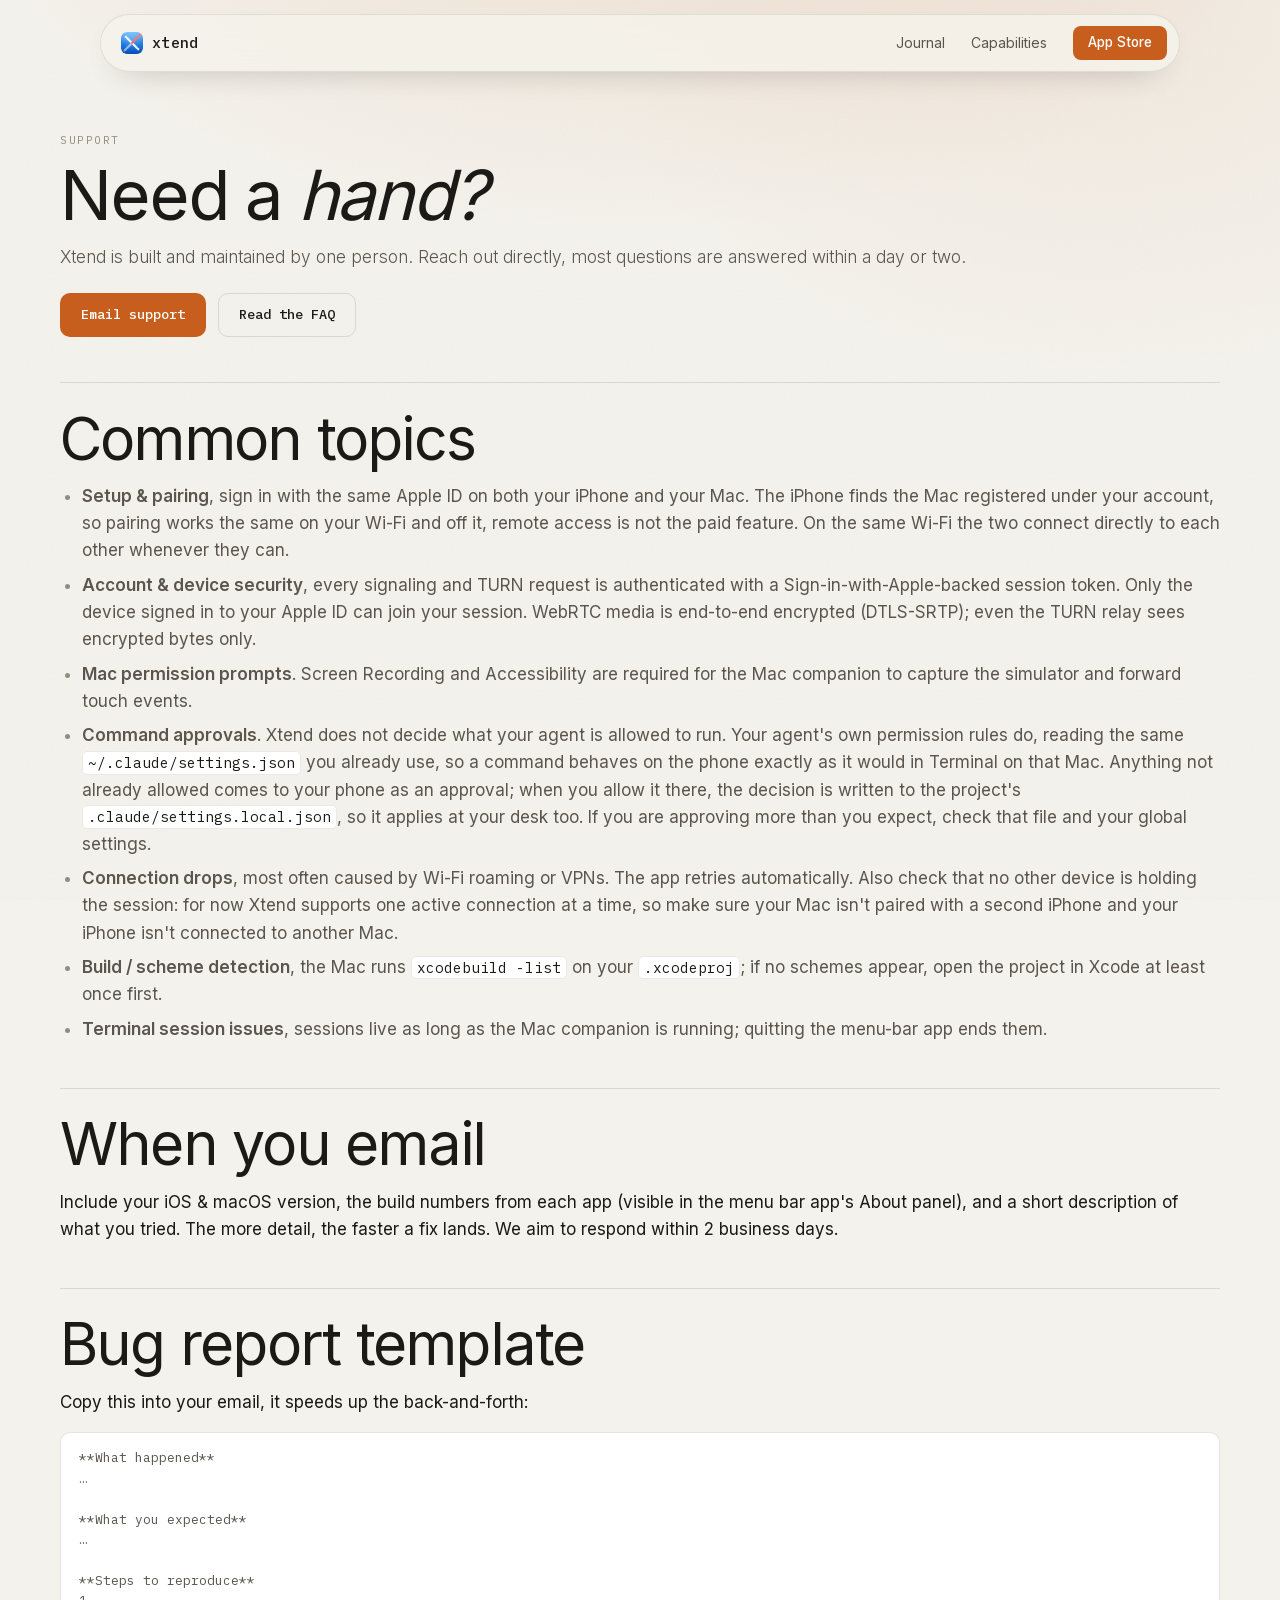
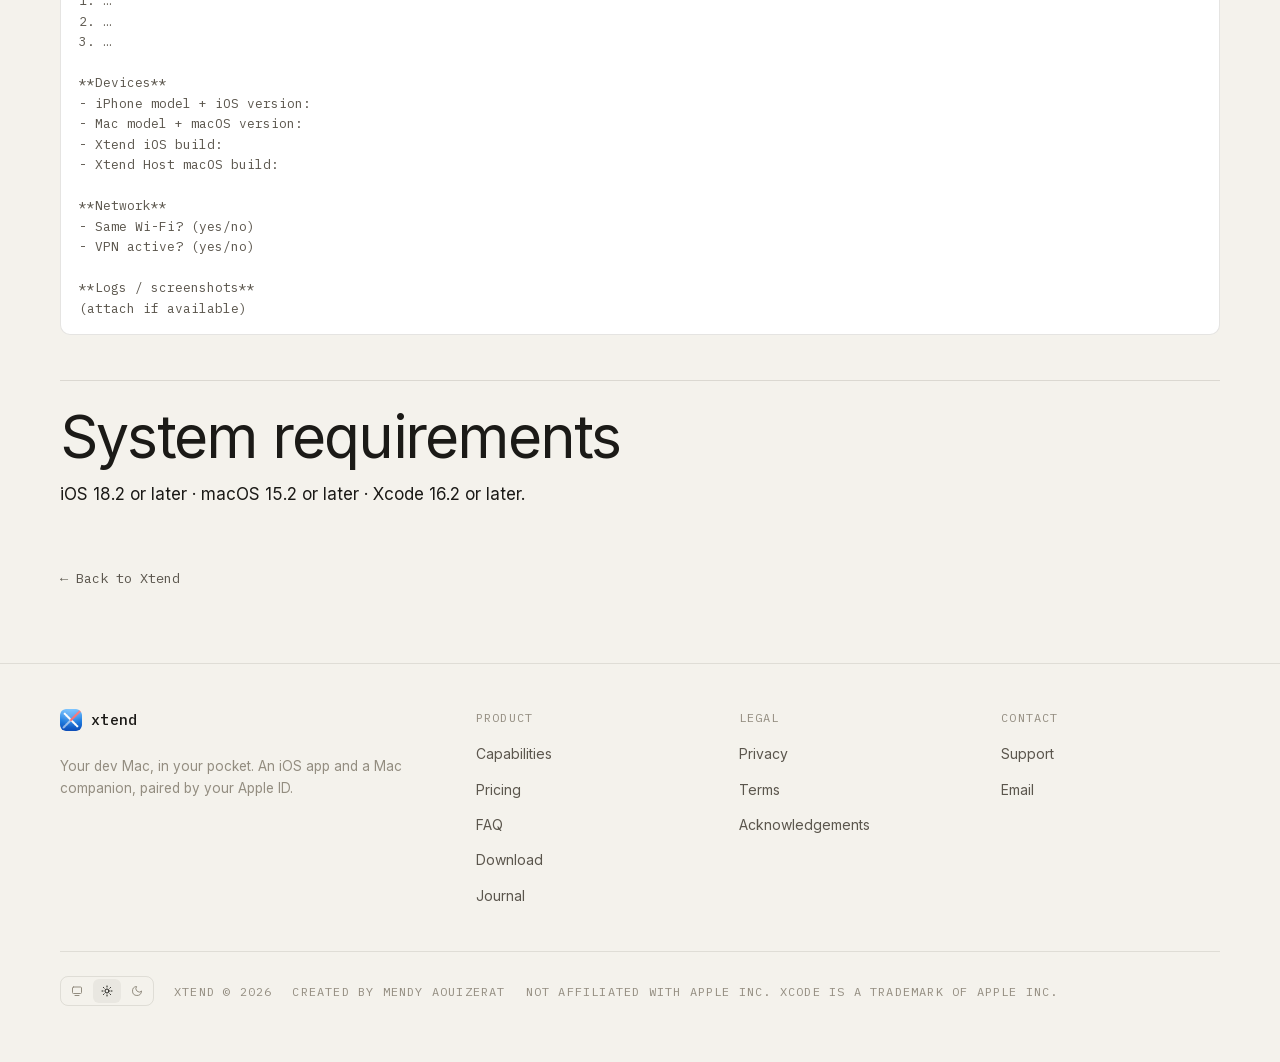
<file: support.html>
<!DOCTYPE html>
<html lang="en" data-theme="light">
<head>
<meta charset="UTF-8">
<meta name="viewport" content="width=device-width, initial-scale=1.0">
<title>Support. Xtend</title>
<meta name="description" content="Get help with Xtend: setup, permissions, connection issues, build/scheme detection, terminal sessions.">
<meta property="og:type" content="article" />
<meta property="og:title" content="Support. Xtend" />
<meta property="og:description" content="Email support, FAQ, and common troubleshooting topics for Xtend." />
<meta property="og:url" content="https://getxtend.com/support.html" />
<meta property="og:image" content="https://getxtend.com/xtend-og.png" />
<meta property="og:site_name" content="Xtend" />
<meta name="twitter:card" content="summary_large_image" />
<meta name="twitter:title" content="Support. Xtend" />
<meta name="twitter:description" content="Email support, FAQ, and common troubleshooting topics for Xtend." />
<meta name="twitter:image" content="https://getxtend.com/xtend-og.png" />
<link rel="icon" type="image/svg+xml" href="favicon.svg">
<link rel="alternate" type="application/rss+xml" title="Xtend Journal" href="https://getxtend.com/blog/feed.xml">
<link rel="stylesheet" href="site.css">
<script>
(function () {
  var m; try { m = localStorage.getItem('xtend-theme-mode') || 'light'; } catch (e) { m = 'light'; }
  if (m === 'system') m = window.matchMedia && window.matchMedia('(prefers-color-scheme: light)').matches ? 'light' : 'dark';
  document.documentElement.setAttribute('data-theme', m);
  document.documentElement.style.colorScheme = m;
})();
</script>
<style>
  main.journal { padding: 132px 0 72px; }
  .annexe { margin: 0 auto; }
  .annexe h1 { margin: 10px 0 14px; }
  .annexe h2 { margin: 2.8rem 0 0.9rem; padding-top: 1.6rem; border-top: 1px solid var(--hair-strong); }
  .annexe h3 { margin: 1.6rem 0 0.5rem; }
  .annexe p { margin: 0.85rem 0; }
  .annexe ul, .annexe ol { margin: 0.85rem 0 0.85rem 1.35rem; color: var(--text-2); }
  .annexe li { line-height: 1.6; margin: 0.45rem 0; }
  .annexe li::marker { color: var(--text-3); }
  .annexe pre { background: var(--surface); border: 1px solid var(--hair-strong); border-radius: 10px;
    padding: 0.95rem 1.15rem; overflow-x: auto; margin: 1rem 0;
    font-family: "IBM Plex Mono", ui-monospace, monospace; font-size: 0.8rem; line-height: 1.6; color: var(--text-2); }
  .annexe code { font-family: "IBM Plex Mono", ui-monospace, monospace; font-size: 0.85em;
    background: var(--surface); border: 1px solid var(--hair); border-radius: 5px; padding: 0.1em 0.35em; }
  .annexe pre code { border: none; background: none; padding: 0; }
  .annexe .label { display: block; font-family: "IBM Plex Mono", ui-monospace, monospace;
    font-size: 11px; letter-spacing: 0.14em; text-transform: uppercase; color: var(--text-3); margin-bottom: 6px; }
  .annexe .effective { font-size: 12px; color: var(--text-3); margin-bottom: 34px; display: block;
    font-family: "IBM Plex Mono", ui-monospace, monospace; }
  .annexe .lede { margin: 0 0 0.6rem; }
  .annexe hr { border: 0; border-top: 1px solid var(--hair-strong); margin: 2.4rem 0; }
  .annexe .cta-row { display: flex; gap: 12px; flex-wrap: wrap; margin: 1.4rem 0 0.5rem; }
  .annexe .btn-primary { background: var(--accent); color: var(--accent-ink); border-radius: 10px;
    padding: 12px 20px; text-decoration: none; font-family: "IBM Plex Mono", ui-monospace, monospace; font-size: 13.5px; display: inline-flex; gap: 8px; align-items: center; }
  .annexe .btn-ghost { color: var(--text); border: 1px solid var(--hair-strong); border-radius: 10px;
    padding: 12px 20px; text-decoration: none; font-family: "IBM Plex Mono", ui-monospace, monospace; font-size: 13.5px; display: inline-flex; gap: 8px; align-items: center; }
  .annexe .btn-ghost:hover { border-color: var(--text-3); }
  .annexe .credit { padding: 20px 0; border-top: 1px solid var(--hair); }
  .annexe .credit:first-of-type { border-top: 0; }
  .annexe .credit-name { font-weight: 600; color: var(--text); display: inline; }
  .annexe .credit-license { display: inline-block; margin-left: 10px; font-size: 11px; letter-spacing: 0.08em;
    text-transform: uppercase; color: var(--accent); border: 1px solid var(--hair-strong);
    border-radius: 5px; padding: 2px 7px; vertical-align: 2px; font-family: "IBM Plex Mono", ui-monospace, monospace; }
  .annexe .credit-desc { color: var(--text-2); margin-top: 6px; }
  .annexe .back { display: inline-block; margin-top: 46px; font-family: "IBM Plex Mono", ui-monospace, monospace;
    font-size: 13.5px; color: var(--text-2); text-decoration: none; }
  .annexe .back:hover { color: var(--text); }
  .annexe .qa { margin: 1.2rem 0; }
  .annexe .q { font-weight: 600; color: var(--text); }
  .annexe .ans { color: var(--text-2); }
</style>
</head>
<body id="top">

<nav id="nav">
  <div class="nav-in">
    <a href="index.html" class="brand"><img src="app-icon-128.png" width="22" height="22" alt="">xtend</a>
    <div class="nav-r">
      <a href="blog/index.html" class="link">Journal</a>
      <a href="index.html#capabilities" class="link">Capabilities</a>
      <a href="https://apps.apple.com/app/id6771780750" target="_blank" rel="noopener" class="btn btn-sm btn-fill">App Store</a>
    </div>
  </div>
</nav>

<main class="journal"><div class="wrap">
<article class="annexe">
<span class="label">Support</span>
  <h1>Need a <em>hand?</em></h1>
  <p class="lede">Xtend is built and maintained by one person. Reach out directly, most questions are answered within a day or two.</p>

  <div class="cta-row">
    <a href="mailto:support@getxtend.com?subject=Xtend%20%E2%80%94%20support" class="btn btn-primary">Email support</a>
    <a href="index.html#faq" class="btn btn-ghost">Read the FAQ</a>
  </div>

  <h2>Common topics</h2>
  <ul>
    <li><strong>Setup &amp; pairing</strong>, sign in with the same Apple ID on both your iPhone and your Mac. The iPhone finds the Mac registered under your account, so pairing works the same on your Wi-Fi and off it, remote access is not the paid feature. On the same Wi-Fi the two connect directly to each other whenever they can.</li>
    <li><strong>Account &amp; device security</strong>, every signaling and TURN request is authenticated with a Sign-in-with-Apple-backed session token. Only the device signed in to your Apple ID can join your session. WebRTC media is end-to-end encrypted (DTLS-SRTP); even the TURN relay sees encrypted bytes only.</li>
    <li><strong>Mac permission prompts</strong>. Screen Recording and Accessibility are required for the Mac companion to capture the simulator and forward touch events.</li>
    <li><strong>Command approvals</strong>. Xtend does not decide what your agent is allowed to run. Your agent's own permission rules do, reading the same <code>~/.claude/settings.json</code> you already use, so a command behaves on the phone exactly as it would in Terminal on that Mac. Anything not already allowed comes to your phone as an approval; when you allow it there, the decision is written to the project's <code>.claude/settings.local.json</code>, so it applies at your desk too. If you are approving more than you expect, check that file and your global settings.</li>
    <li><strong>Connection drops</strong>, most often caused by Wi-Fi roaming or VPNs. The app retries automatically. Also check that no other device is holding the session: for now Xtend supports one active connection at a time, so make sure your Mac isn't paired with a second iPhone and your iPhone isn't connected to another Mac.</li>
    <li><strong>Build / scheme detection</strong>, the Mac runs <code>xcodebuild -list</code> on your <code>.xcodeproj</code>; if no schemes appear, open the project in Xcode at least once first.</li>
    <li><strong>Terminal session issues</strong>, sessions live as long as the Mac companion is running; quitting the menu-bar app ends them.</li>
  </ul>

  <h2>When you email</h2>
  <p>Include your iOS &amp; macOS version, the build numbers from each app (visible in the menu bar app's About panel), and a short description of what you tried. The more detail, the faster a fix lands. We aim to respond within 2 business days.</p>

  <h2>Bug report template</h2>
  <p>Copy this into your email, it speeds up the back-and-forth:</p>
  <pre class="bug-template">**What happened**
…

**What you expected**
…

**Steps to reproduce**
1. …
2. …
3. …

**Devices**
- iPhone model + iOS version:
- Mac model + macOS version:
- Xtend iOS build:
- Xtend Host macOS build:

**Network**
- Same Wi-Fi? (yes/no)
- VPN active? (yes/no)

**Logs / screenshots**
(attach if available)</pre>

  <h2>System requirements</h2>
  <p>iOS 18.2 or later · macOS 15.2 or later · Xcode 16.2 or later.</p>

  <a href="index.html" class="back">← Back to Xtend</a>
</article>
</div></main>

<footer>
  <div class="wrap">
    <div class="foot rv in">
      <div class="foot-brand">
        <a href="index.html" class="brand"><img src="app-icon-128.png" width="22" height="22" alt="">xtend</a>
        <p>Your dev Mac, in your pocket. An iOS app and a Mac companion, paired by your Apple ID.</p>
      </div>
      <div class="foot-col">
        <span class="mono">Product</span>
        <a href="index.html#capabilities">Capabilities</a>
        <a href="index.html#pricing">Pricing</a>
        <a href="index.html#faq">FAQ</a>
        <a href="index.html#download">Download</a>
        <a href="blog/index.html">Journal</a>
      </div>
      <div class="foot-col">
        <span class="mono">Legal</span>
        <a href="privacy.html">Privacy</a>
        <a href="terms.html">Terms</a>
        <a href="acknowledgements.html">Acknowledgements</a>
      </div>
      <div class="foot-col">
        <span class="mono">Contact</span>
        <a href="support.html">Support</a>
        <a href="mailto:support@getxtend.com">Email</a>
      </div>
    </div>
    <div class="foot-meta mono rv in">
      <div class="themes" id="themes" role="radiogroup" aria-label="Theme">
        <button data-set="system" aria-label="System theme"><svg viewBox="0 0 24 24" width="12" height="12" fill="none" stroke="currentColor" stroke-width="2" stroke-linecap="round"><rect x="3" y="4" width="18" height="13" rx="2"></rect><line x1="8" y1="21" x2="16" y2="21"></line></svg></button>
        <button data-set="light" aria-label="Light theme"><svg viewBox="0 0 24 24" width="12" height="12" fill="none" stroke="currentColor" stroke-width="2" stroke-linecap="round"><circle cx="12" cy="12" r="4"></circle><path d="M12 2v2M12 20v2M4.9 4.9l1.4 1.4M17.7 17.7l1.4 1.4M2 12h2M20 12h2M4.9 19.1l1.4-1.4M17.7 6.3l1.4-1.4"></path></svg></button>
        <button data-set="dark" aria-label="Dark theme"><svg viewBox="0 0 24 24" width="12" height="12" fill="none" stroke="currentColor" stroke-width="2" stroke-linecap="round"><path d="M21 12.8A9 9 0 1 1 11.2 3 7 7 0 0 0 21 12.8z"></path></svg></button>
      </div>
      <span>Xtend © 2026</span>
      <span>Created by Mendy Aouizerat</span>
      <span>Not affiliated with Apple Inc. Xcode is a trademark of Apple Inc.</span>
    </div>
  </div>
</footer>

<script>
(function () {
  'use strict';
  var KEY = 'xtend-theme-mode';
  var mq = window.matchMedia ? window.matchMedia('(prefers-color-scheme: light)') : null;
  function osTheme() { return mq && mq.matches ? 'light' : 'dark'; }
  function readMode() { try { return localStorage.getItem(KEY) || 'light'; } catch (e) { return 'light'; } }
  function apply(mode) {
    var r = mode === 'system' ? osTheme() : mode;
    document.documentElement.setAttribute('data-theme', r);
    document.documentElement.style.colorScheme = r;
    var btns = document.querySelectorAll('.themes button');
    for (var i = 0; i < btns.length; i++)
      btns[i].setAttribute('aria-pressed', btns[i].getAttribute('data-set') === mode ? 'true' : 'false');
  }
  apply(readMode());
  var seg = document.getElementById('themes');
  if (seg) seg.addEventListener('click', function (e) {
    var b = e.target.closest('button[data-set]');
    if (!b) return;
    var m = b.getAttribute('data-set');
    try { localStorage.setItem(KEY, m); } catch (err) {}
    apply(m);
  });
  if (mq && mq.addEventListener) mq.addEventListener('change', function () { if (readMode() === 'system') apply('system'); });
  var nav = document.getElementById('nav');
  function onScroll() { if (nav) nav.classList.toggle('stuck', (window.scrollY || 0) > 8); }
  window.addEventListener('scroll', onScroll, { passive: true });
  onScroll();
})();
</script>

</body>
</html>
</file>
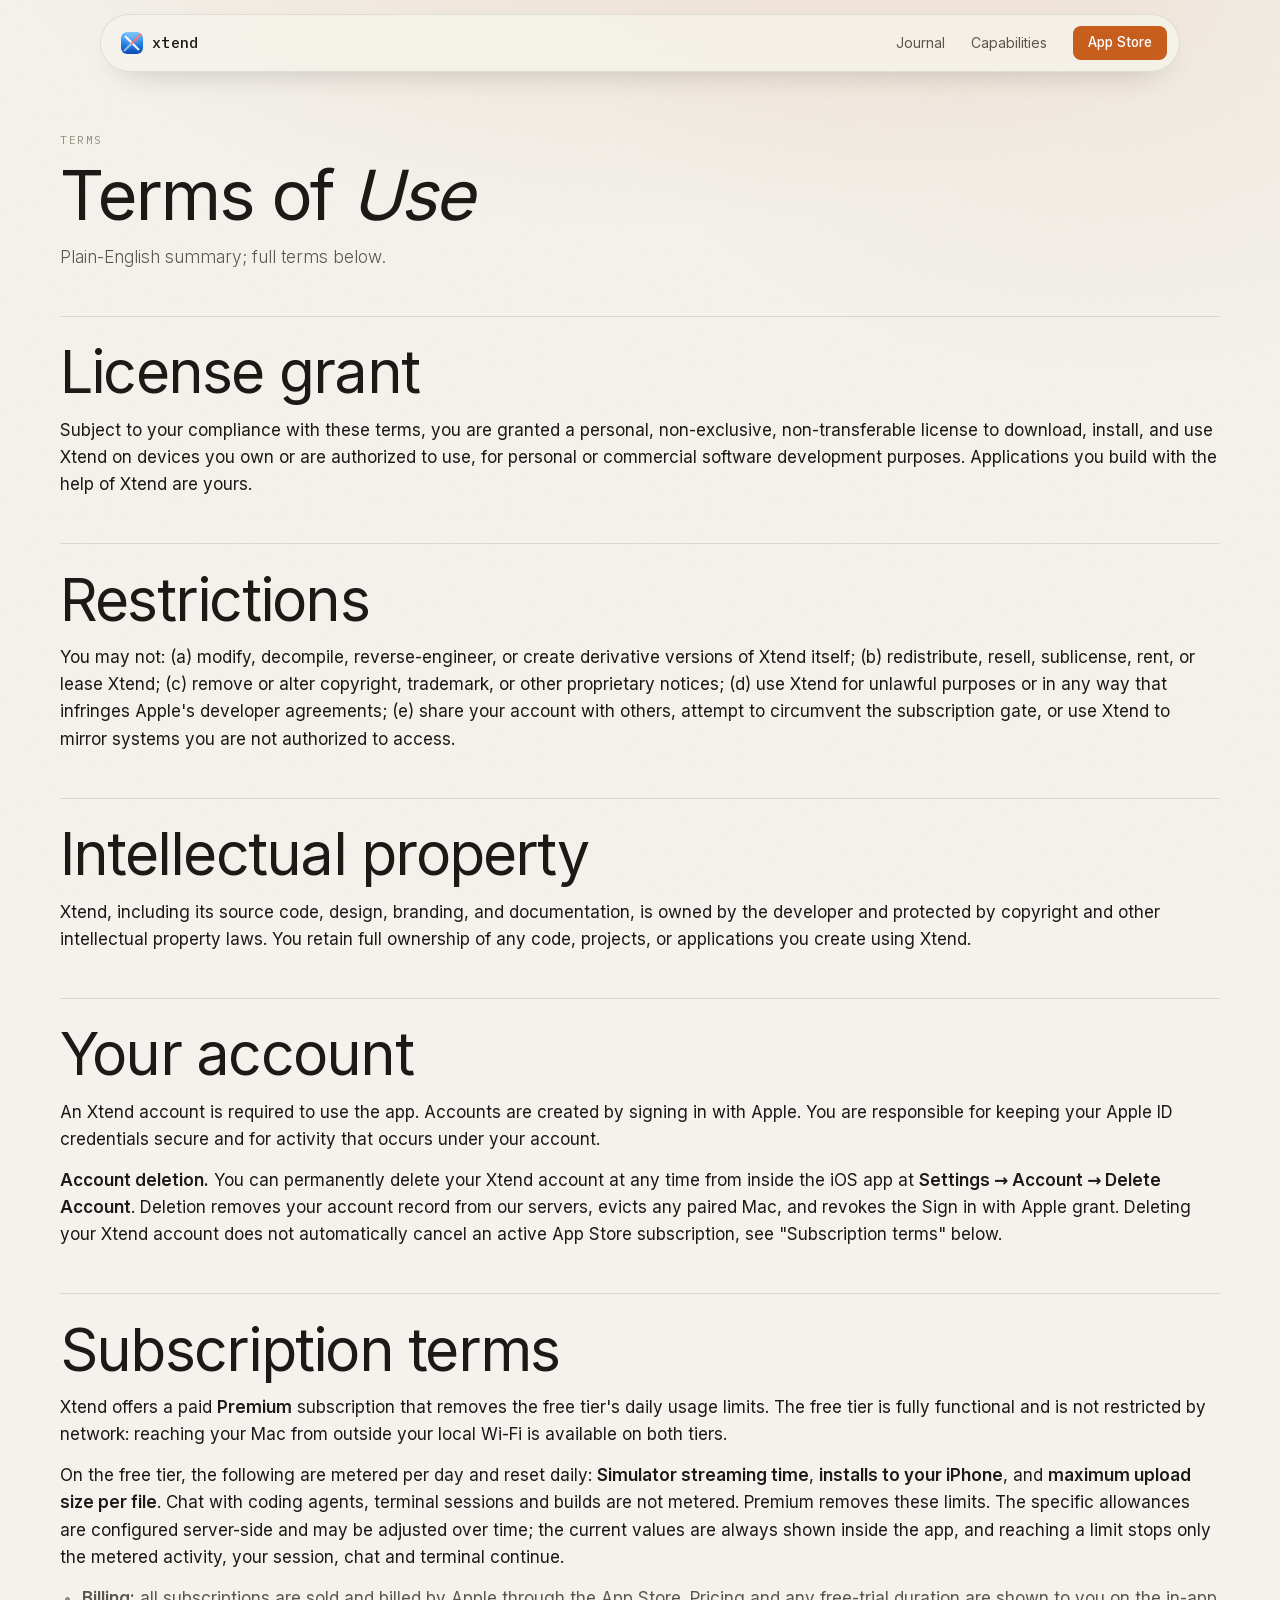
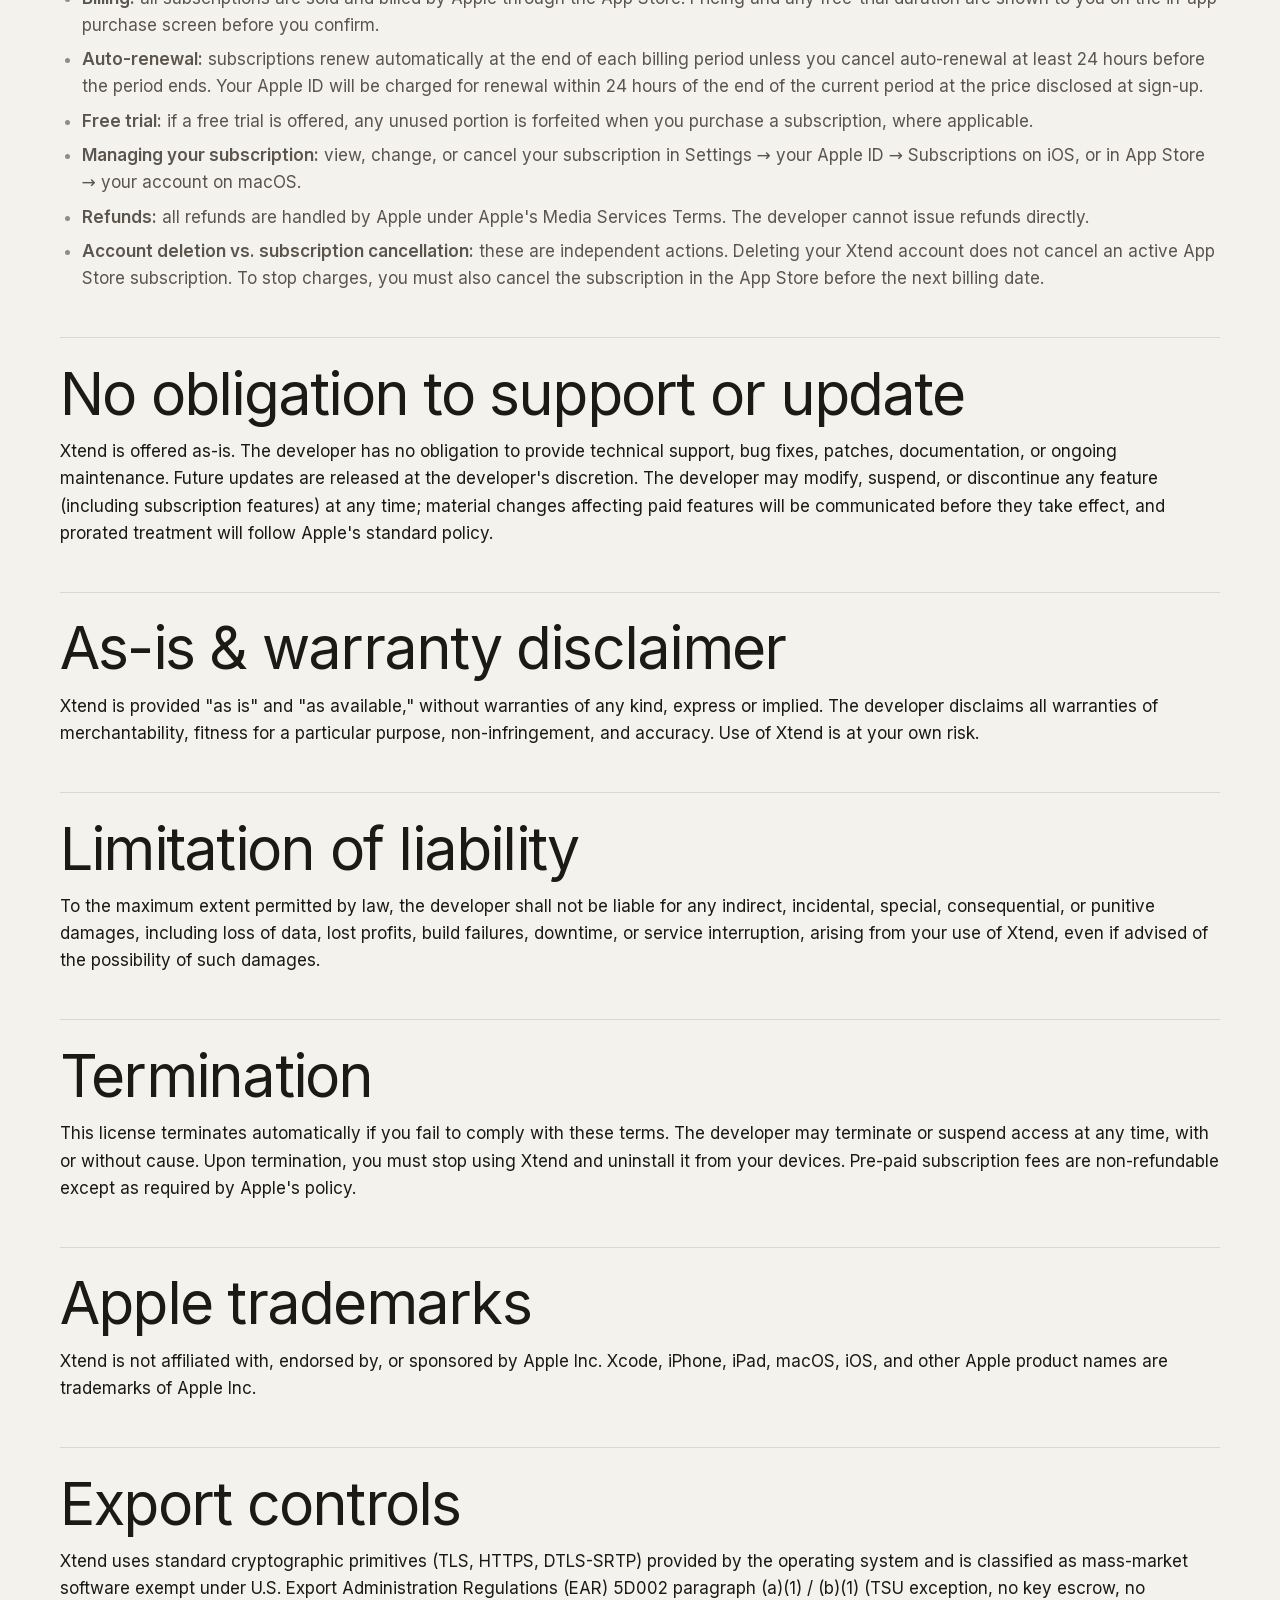
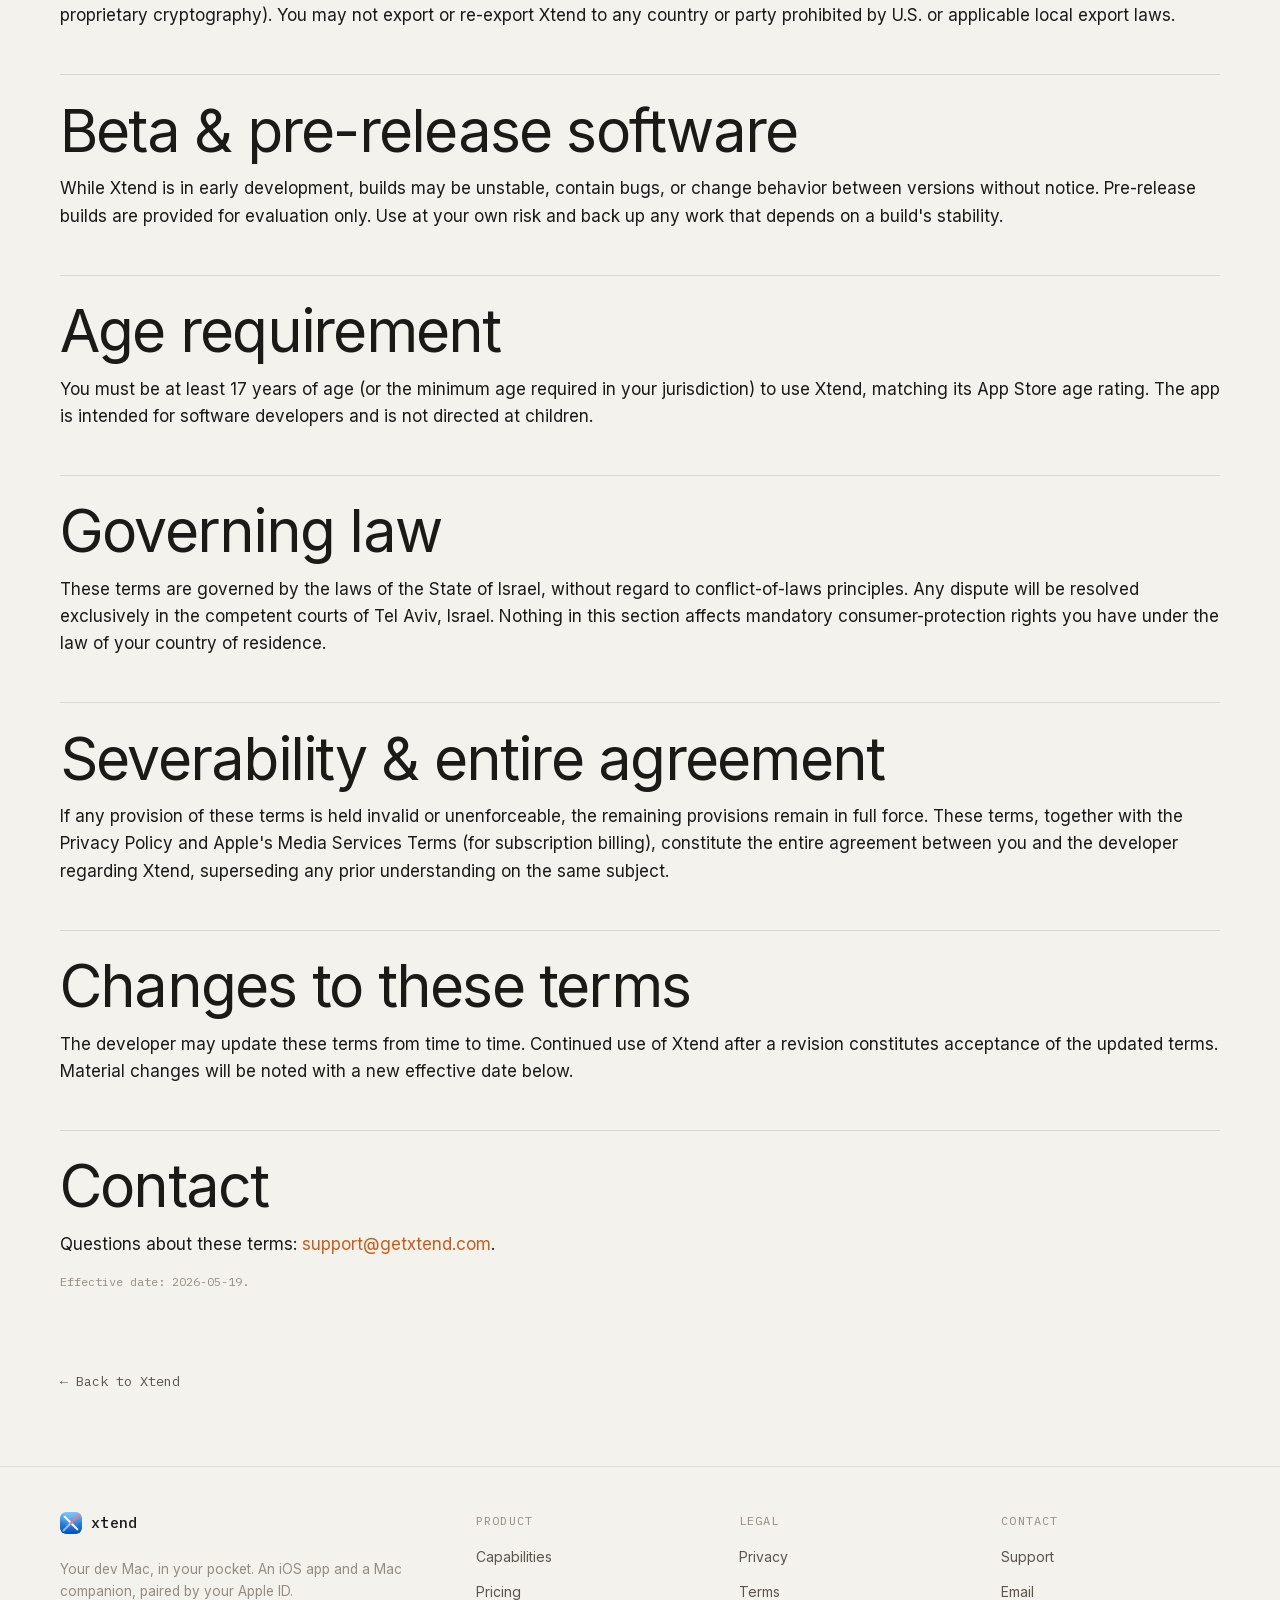
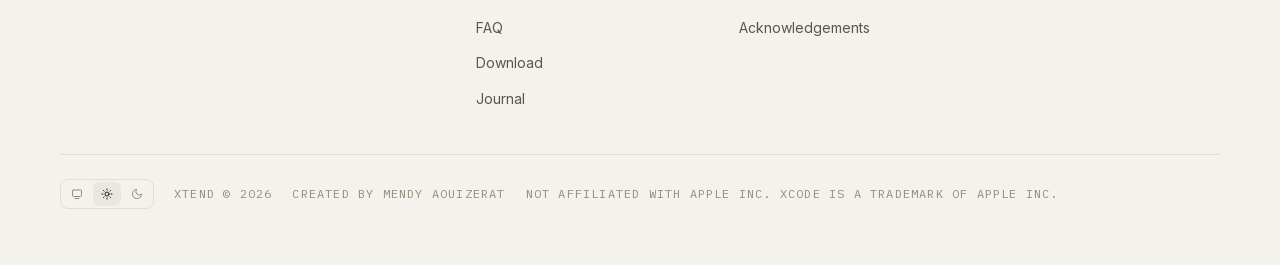
<file: terms.html>
<!DOCTYPE html>
<html lang="en" data-theme="light">
<head>
<meta charset="UTF-8">
<meta name="viewport" content="width=device-width, initial-scale=1.0">
<title>Terms of Use. Xtend</title>
<meta name="description" content="Xtend terms of use: license, account, subscription, warranty disclaimer, and Apple trademark notice.">
<meta property="og:type" content="article" />
<meta property="og:title" content="Terms of Use. Xtend" />
<meta property="og:description" content="License, account terms, subscription terms, warranty disclaimer, and trademark notice for Xtend." />
<meta property="og:url" content="https://getxtend.com/terms.html" />
<meta property="og:image" content="https://getxtend.com/xtend-og.png" />
<meta property="og:site_name" content="Xtend" />
<meta name="twitter:card" content="summary_large_image" />
<meta name="twitter:title" content="Terms of Use. Xtend" />
<meta name="twitter:description" content="License, account terms, subscription terms, warranty disclaimer, and trademark notice for Xtend." />
<meta name="twitter:image" content="https://getxtend.com/xtend-og.png" />
<link rel="icon" type="image/svg+xml" href="favicon.svg">
<link rel="alternate" type="application/rss+xml" title="Xtend Journal" href="https://getxtend.com/blog/feed.xml">
<link rel="stylesheet" href="site.css">
<script>
(function () {
  var m; try { m = localStorage.getItem('xtend-theme-mode') || 'light'; } catch (e) { m = 'light'; }
  if (m === 'system') m = window.matchMedia && window.matchMedia('(prefers-color-scheme: light)').matches ? 'light' : 'dark';
  document.documentElement.setAttribute('data-theme', m);
  document.documentElement.style.colorScheme = m;
})();
</script>
<style>
  main.journal { padding: 132px 0 72px; }
  .annexe { margin: 0 auto; }
  .annexe h1 { margin: 10px 0 14px; }
  .annexe h2 { margin: 2.8rem 0 0.9rem; padding-top: 1.6rem; border-top: 1px solid var(--hair-strong); }
  .annexe h3 { margin: 1.6rem 0 0.5rem; }
  .annexe p { margin: 0.85rem 0; }
  .annexe ul, .annexe ol { margin: 0.85rem 0 0.85rem 1.35rem; color: var(--text-2); }
  .annexe li { line-height: 1.6; margin: 0.45rem 0; }
  .annexe li::marker { color: var(--text-3); }
  .annexe pre { background: var(--surface); border: 1px solid var(--hair-strong); border-radius: 10px;
    padding: 0.95rem 1.15rem; overflow-x: auto; margin: 1rem 0;
    font-family: "IBM Plex Mono", ui-monospace, monospace; font-size: 0.8rem; line-height: 1.6; color: var(--text-2); }
  .annexe code { font-family: "IBM Plex Mono", ui-monospace, monospace; font-size: 0.85em;
    background: var(--surface); border: 1px solid var(--hair); border-radius: 5px; padding: 0.1em 0.35em; }
  .annexe pre code { border: none; background: none; padding: 0; }
  .annexe .label { display: block; font-family: "IBM Plex Mono", ui-monospace, monospace;
    font-size: 11px; letter-spacing: 0.14em; text-transform: uppercase; color: var(--text-3); margin-bottom: 6px; }
  .annexe .effective { font-size: 12px; color: var(--text-3); margin-bottom: 34px; display: block;
    font-family: "IBM Plex Mono", ui-monospace, monospace; }
  .annexe .lede { margin: 0 0 0.6rem; }
  .annexe hr { border: 0; border-top: 1px solid var(--hair-strong); margin: 2.4rem 0; }
  .annexe .cta-row { display: flex; gap: 12px; flex-wrap: wrap; margin: 1.4rem 0 0.5rem; }
  .annexe .btn-primary { background: var(--accent); color: var(--accent-ink); border-radius: 10px;
    padding: 12px 20px; text-decoration: none; font-family: "IBM Plex Mono", ui-monospace, monospace; font-size: 13.5px; display: inline-flex; gap: 8px; align-items: center; }
  .annexe .btn-ghost { color: var(--text); border: 1px solid var(--hair-strong); border-radius: 10px;
    padding: 12px 20px; text-decoration: none; font-family: "IBM Plex Mono", ui-monospace, monospace; font-size: 13.5px; display: inline-flex; gap: 8px; align-items: center; }
  .annexe .btn-ghost:hover { border-color: var(--text-3); }
  .annexe .credit { padding: 20px 0; border-top: 1px solid var(--hair); }
  .annexe .credit:first-of-type { border-top: 0; }
  .annexe .credit-name { font-weight: 600; color: var(--text); display: inline; }
  .annexe .credit-license { display: inline-block; margin-left: 10px; font-size: 11px; letter-spacing: 0.08em;
    text-transform: uppercase; color: var(--accent); border: 1px solid var(--hair-strong);
    border-radius: 5px; padding: 2px 7px; vertical-align: 2px; font-family: "IBM Plex Mono", ui-monospace, monospace; }
  .annexe .credit-desc { color: var(--text-2); margin-top: 6px; }
  .annexe .back { display: inline-block; margin-top: 46px; font-family: "IBM Plex Mono", ui-monospace, monospace;
    font-size: 13.5px; color: var(--text-2); text-decoration: none; }
  .annexe .back:hover { color: var(--text); }
  .annexe .qa { margin: 1.2rem 0; }
  .annexe .q { font-weight: 600; color: var(--text); }
  .annexe .ans { color: var(--text-2); }
</style>
</head>
<body id="top">

<nav id="nav">
  <div class="nav-in">
    <a href="index.html" class="brand"><img src="app-icon-128.png" width="22" height="22" alt="">xtend</a>
    <div class="nav-r">
      <a href="blog/index.html" class="link">Journal</a>
      <a href="index.html#capabilities" class="link">Capabilities</a>
      <a href="https://apps.apple.com/app/id6771780750" target="_blank" rel="noopener" class="btn btn-sm btn-fill">App Store</a>
    </div>
  </div>
</nav>

<main class="journal"><div class="wrap">
<article class="annexe">
<span class="label">Terms</span>
  <h1>Terms of <em>Use</em></h1>
  <p class="lede">Plain-English summary; full terms below.</p>

  <h2>License grant</h2>
  <p>Subject to your compliance with these terms, you are granted a personal, non-exclusive, non-transferable license to download, install, and use Xtend on devices you own or are authorized to use, for personal or commercial software development purposes. Applications you build with the help of Xtend are yours.</p>

  <h2>Restrictions</h2>
  <p>You may not: (a) modify, decompile, reverse-engineer, or create derivative versions of Xtend itself; (b) redistribute, resell, sublicense, rent, or lease Xtend; (c) remove or alter copyright, trademark, or other proprietary notices; (d) use Xtend for unlawful purposes or in any way that infringes Apple's developer agreements; (e) share your account with others, attempt to circumvent the subscription gate, or use Xtend to mirror systems you are not authorized to access.</p>

  <h2>Intellectual property</h2>
  <p>Xtend, including its source code, design, branding, and documentation, is owned by the developer and protected by copyright and other intellectual property laws. You retain full ownership of any code, projects, or applications you create using Xtend.</p>

  <h2>Your account</h2>
  <p>An Xtend account is required to use the app. Accounts are created by signing in with Apple. You are responsible for keeping your Apple ID credentials secure and for activity that occurs under your account.</p>
  <p><strong>Account deletion.</strong> You can permanently delete your Xtend account at any time from inside the iOS app at <strong>Settings → Account → Delete Account</strong>. Deletion removes your account record from our servers, evicts any paired Mac, and revokes the Sign in with Apple grant. Deleting your Xtend account does not automatically cancel an active App Store subscription, see "Subscription terms" below.</p>

  <h2>Subscription terms</h2>
  <p>Xtend offers a paid <strong>Premium</strong> subscription that removes the free tier's daily usage limits. The free tier is fully functional and is not restricted by network: reaching your Mac from outside your local Wi-Fi is available on both tiers.</p>
  <p>On the free tier, the following are metered per day and reset daily: <strong>Simulator streaming time</strong>, <strong>installs to your iPhone</strong>, and <strong>maximum upload size per file</strong>. Chat with coding agents, terminal sessions and builds are not metered. Premium removes these limits. The specific allowances are configured server-side and may be adjusted over time; the current values are always shown inside the app, and reaching a limit stops only the metered activity, your session, chat and terminal continue.</p>
  <ul>
    <li><strong>Billing:</strong> all subscriptions are sold and billed by Apple through the App Store. Pricing and any free-trial duration are shown to you on the in-app purchase screen before you confirm.</li>
    <li><strong>Auto-renewal:</strong> subscriptions renew automatically at the end of each billing period unless you cancel auto-renewal at least 24 hours before the period ends. Your Apple ID will be charged for renewal within 24 hours of the end of the current period at the price disclosed at sign-up.</li>
    <li><strong>Free trial:</strong> if a free trial is offered, any unused portion is forfeited when you purchase a subscription, where applicable.</li>
    <li><strong>Managing your subscription:</strong> view, change, or cancel your subscription in Settings → your Apple ID → Subscriptions on iOS, or in App Store → your account on macOS.</li>
    <li><strong>Refunds:</strong> all refunds are handled by Apple under <a href="https://www.apple.com/legal/internet-services/itunes/" style="color:var(--ink)">Apple's Media Services Terms</a>. The developer cannot issue refunds directly.</li>
    <li><strong>Account deletion vs. subscription cancellation:</strong> these are independent actions. Deleting your Xtend account does not cancel an active App Store subscription. To stop charges, you must also cancel the subscription in the App Store before the next billing date.</li>
  </ul>

  <h2>No obligation to support or update</h2>
  <p>Xtend is offered as-is. The developer has no obligation to provide technical support, bug fixes, patches, documentation, or ongoing maintenance. Future updates are released at the developer's discretion. The developer may modify, suspend, or discontinue any feature (including subscription features) at any time; material changes affecting paid features will be communicated before they take effect, and prorated treatment will follow Apple's standard policy.</p>

  <h2>As-is &amp; warranty disclaimer</h2>
  <p>Xtend is provided "as is" and "as available," without warranties of any kind, express or implied. The developer disclaims all warranties of merchantability, fitness for a particular purpose, non-infringement, and accuracy. Use of Xtend is at your own risk.</p>

  <h2>Limitation of liability</h2>
  <p>To the maximum extent permitted by law, the developer shall not be liable for any indirect, incidental, special, consequential, or punitive damages, including loss of data, lost profits, build failures, downtime, or service interruption, arising from your use of Xtend, even if advised of the possibility of such damages.</p>

  <h2>Termination</h2>
  <p>This license terminates automatically if you fail to comply with these terms. The developer may terminate or suspend access at any time, with or without cause. Upon termination, you must stop using Xtend and uninstall it from your devices. Pre-paid subscription fees are non-refundable except as required by Apple's policy.</p>

  <h2>Apple trademarks</h2>
  <p>Xtend is not affiliated with, endorsed by, or sponsored by Apple Inc. Xcode, iPhone, iPad, macOS, iOS, and other Apple product names are trademarks of Apple Inc.</p>

  <h2>Export controls</h2>
  <p>Xtend uses standard cryptographic primitives (TLS, HTTPS, DTLS-SRTP) provided by the operating system and is classified as mass-market software exempt under U.S. Export Administration Regulations (EAR) 5D002 paragraph (a)(1) / (b)(1) (TSU exception, no key escrow, no proprietary cryptography). You may not export or re-export Xtend to any country or party prohibited by U.S. or applicable local export laws.</p>

  <h2>Beta &amp; pre-release software</h2>
  <p>While Xtend is in early development, builds may be unstable, contain bugs, or change behavior between versions without notice. Pre-release builds are provided for evaluation only. Use at your own risk and back up any work that depends on a build's stability.</p>

  <h2>Age requirement</h2>
  <p>You must be at least 17 years of age (or the minimum age required in your jurisdiction) to use Xtend, matching its App Store age rating. The app is intended for software developers and is not directed at children.</p>

  <h2>Governing law</h2>
  <p>These terms are governed by the laws of the State of Israel, without regard to conflict-of-laws principles. Any dispute will be resolved exclusively in the competent courts of Tel Aviv, Israel. Nothing in this section affects mandatory consumer-protection rights you have under the law of your country of residence.</p>

  <h2>Severability &amp; entire agreement</h2>
  <p>If any provision of these terms is held invalid or unenforceable, the remaining provisions remain in full force. These terms, together with the Privacy Policy and Apple's Media Services Terms (for subscription billing), constitute the entire agreement between you and the developer regarding Xtend, superseding any prior understanding on the same subject.</p>

  <h2>Changes to these terms</h2>
  <p>The developer may update these terms from time to time. Continued use of Xtend after a revision constitutes acceptance of the updated terms. Material changes will be noted with a new effective date below.</p>

  <h2>Contact</h2>
  <p>Questions about these terms: <a href="mailto:support@getxtend.com?subject=Xtend%20%E2%80%94%20terms">support@getxtend.com</a>.</p>

  <p class="effective">Effective date: 2026-05-19.</p>

  <a href="index.html" class="back">← Back to Xtend</a>
</article>
</div></main>

<footer>
  <div class="wrap">
    <div class="foot rv in">
      <div class="foot-brand">
        <a href="index.html" class="brand"><img src="app-icon-128.png" width="22" height="22" alt="">xtend</a>
        <p>Your dev Mac, in your pocket. An iOS app and a Mac companion, paired by your Apple ID.</p>
      </div>
      <div class="foot-col">
        <span class="mono">Product</span>
        <a href="index.html#capabilities">Capabilities</a>
        <a href="index.html#pricing">Pricing</a>
        <a href="index.html#faq">FAQ</a>
        <a href="index.html#download">Download</a>
        <a href="blog/index.html">Journal</a>
      </div>
      <div class="foot-col">
        <span class="mono">Legal</span>
        <a href="privacy.html">Privacy</a>
        <a href="terms.html">Terms</a>
        <a href="acknowledgements.html">Acknowledgements</a>
      </div>
      <div class="foot-col">
        <span class="mono">Contact</span>
        <a href="support.html">Support</a>
        <a href="mailto:support@getxtend.com">Email</a>
      </div>
    </div>
    <div class="foot-meta mono rv in">
      <div class="themes" id="themes" role="radiogroup" aria-label="Theme">
        <button data-set="system" aria-label="System theme"><svg viewBox="0 0 24 24" width="12" height="12" fill="none" stroke="currentColor" stroke-width="2" stroke-linecap="round"><rect x="3" y="4" width="18" height="13" rx="2"></rect><line x1="8" y1="21" x2="16" y2="21"></line></svg></button>
        <button data-set="light" aria-label="Light theme"><svg viewBox="0 0 24 24" width="12" height="12" fill="none" stroke="currentColor" stroke-width="2" stroke-linecap="round"><circle cx="12" cy="12" r="4"></circle><path d="M12 2v2M12 20v2M4.9 4.9l1.4 1.4M17.7 17.7l1.4 1.4M2 12h2M20 12h2M4.9 19.1l1.4-1.4M17.7 6.3l1.4-1.4"></path></svg></button>
        <button data-set="dark" aria-label="Dark theme"><svg viewBox="0 0 24 24" width="12" height="12" fill="none" stroke="currentColor" stroke-width="2" stroke-linecap="round"><path d="M21 12.8A9 9 0 1 1 11.2 3 7 7 0 0 0 21 12.8z"></path></svg></button>
      </div>
      <span>Xtend © 2026</span>
      <span>Created by Mendy Aouizerat</span>
      <span>Not affiliated with Apple Inc. Xcode is a trademark of Apple Inc.</span>
    </div>
  </div>
</footer>

<script>
(function () {
  'use strict';
  var KEY = 'xtend-theme-mode';
  var mq = window.matchMedia ? window.matchMedia('(prefers-color-scheme: light)') : null;
  function osTheme() { return mq && mq.matches ? 'light' : 'dark'; }
  function readMode() { try { return localStorage.getItem(KEY) || 'light'; } catch (e) { return 'light'; } }
  function apply(mode) {
    var r = mode === 'system' ? osTheme() : mode;
    document.documentElement.setAttribute('data-theme', r);
    document.documentElement.style.colorScheme = r;
    var btns = document.querySelectorAll('.themes button');
    for (var i = 0; i < btns.length; i++)
      btns[i].setAttribute('aria-pressed', btns[i].getAttribute('data-set') === mode ? 'true' : 'false');
  }
  apply(readMode());
  var seg = document.getElementById('themes');
  if (seg) seg.addEventListener('click', function (e) {
    var b = e.target.closest('button[data-set]');
    if (!b) return;
    var m = b.getAttribute('data-set');
    try { localStorage.setItem(KEY, m); } catch (err) {}
    apply(m);
  });
  if (mq && mq.addEventListener) mq.addEventListener('change', function () { if (readMode() === 'system') apply('system'); });
  var nav = document.getElementById('nav');
  function onScroll() { if (nav) nav.classList.toggle('stuck', (window.scrollY || 0) > 8); }
  window.addEventListener('scroll', onScroll, { passive: true });
  onScroll();
})();
</script>

</body>
</html>
</file>
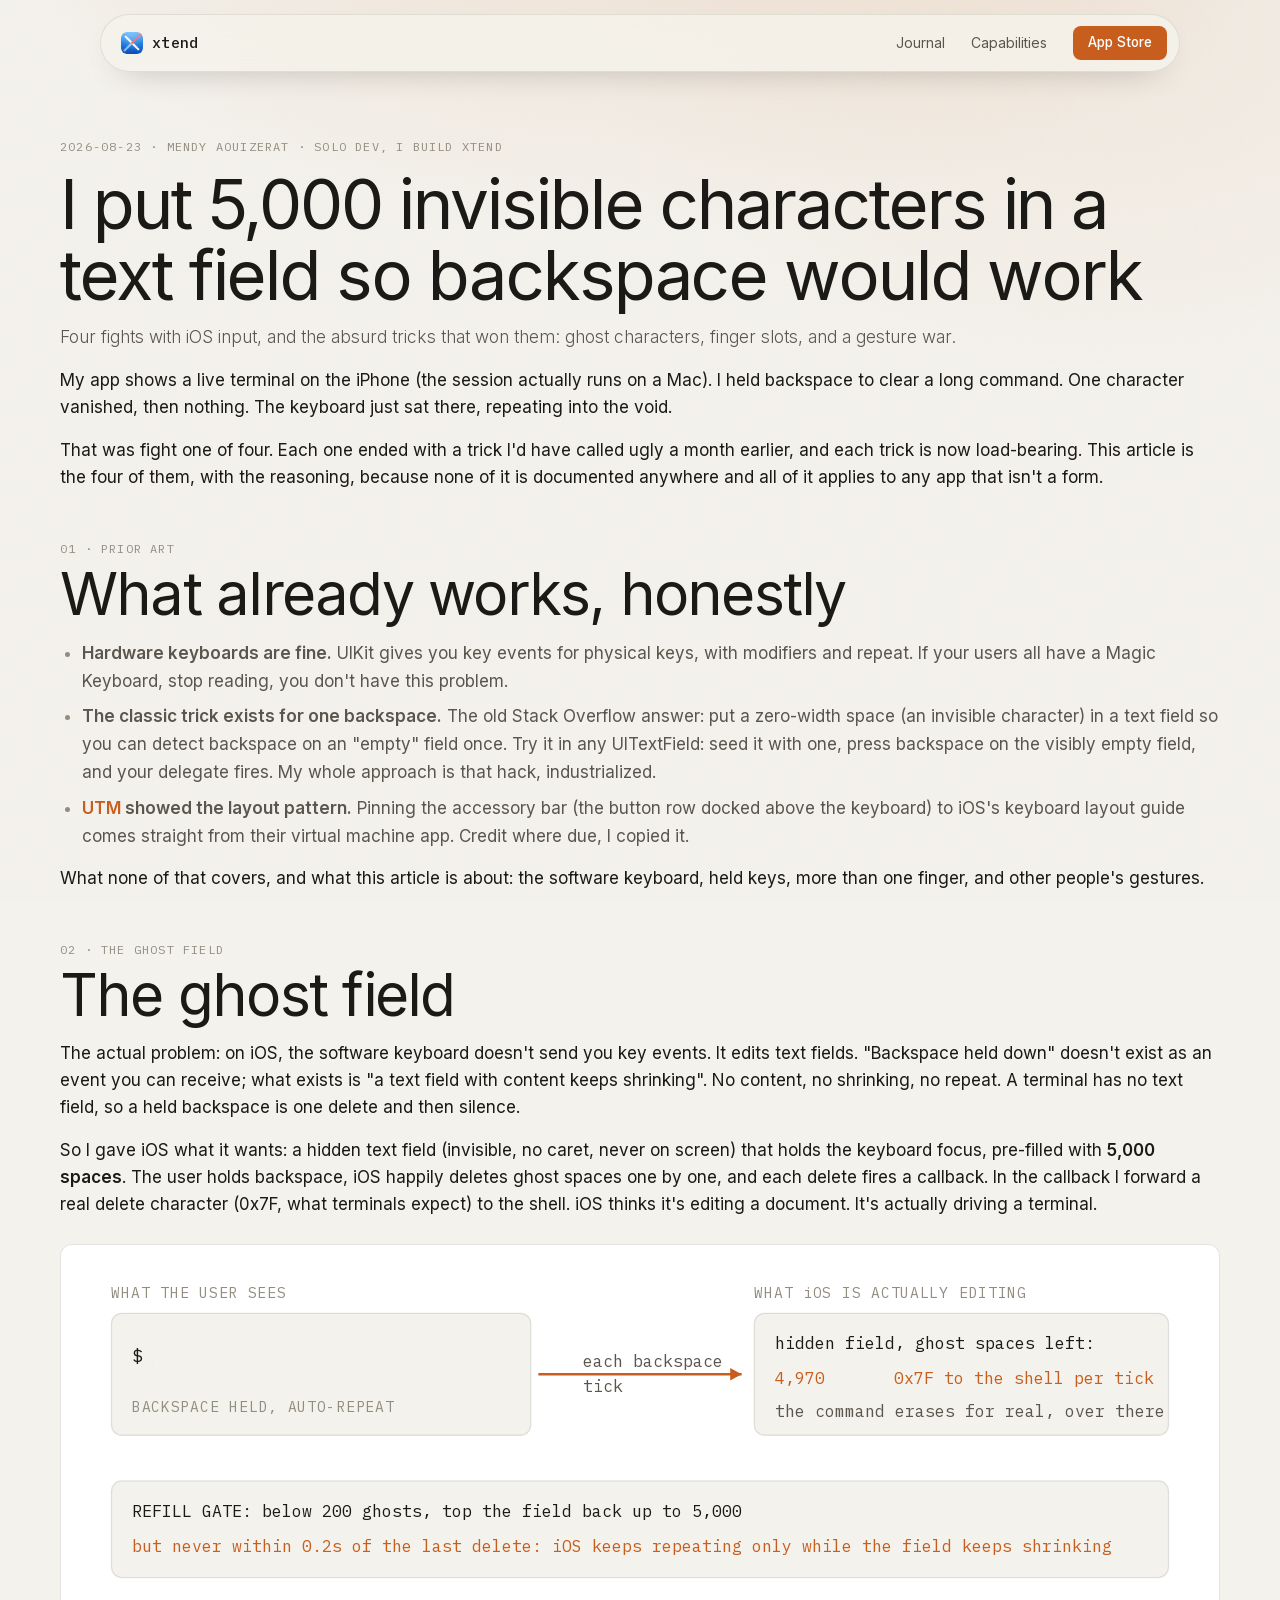
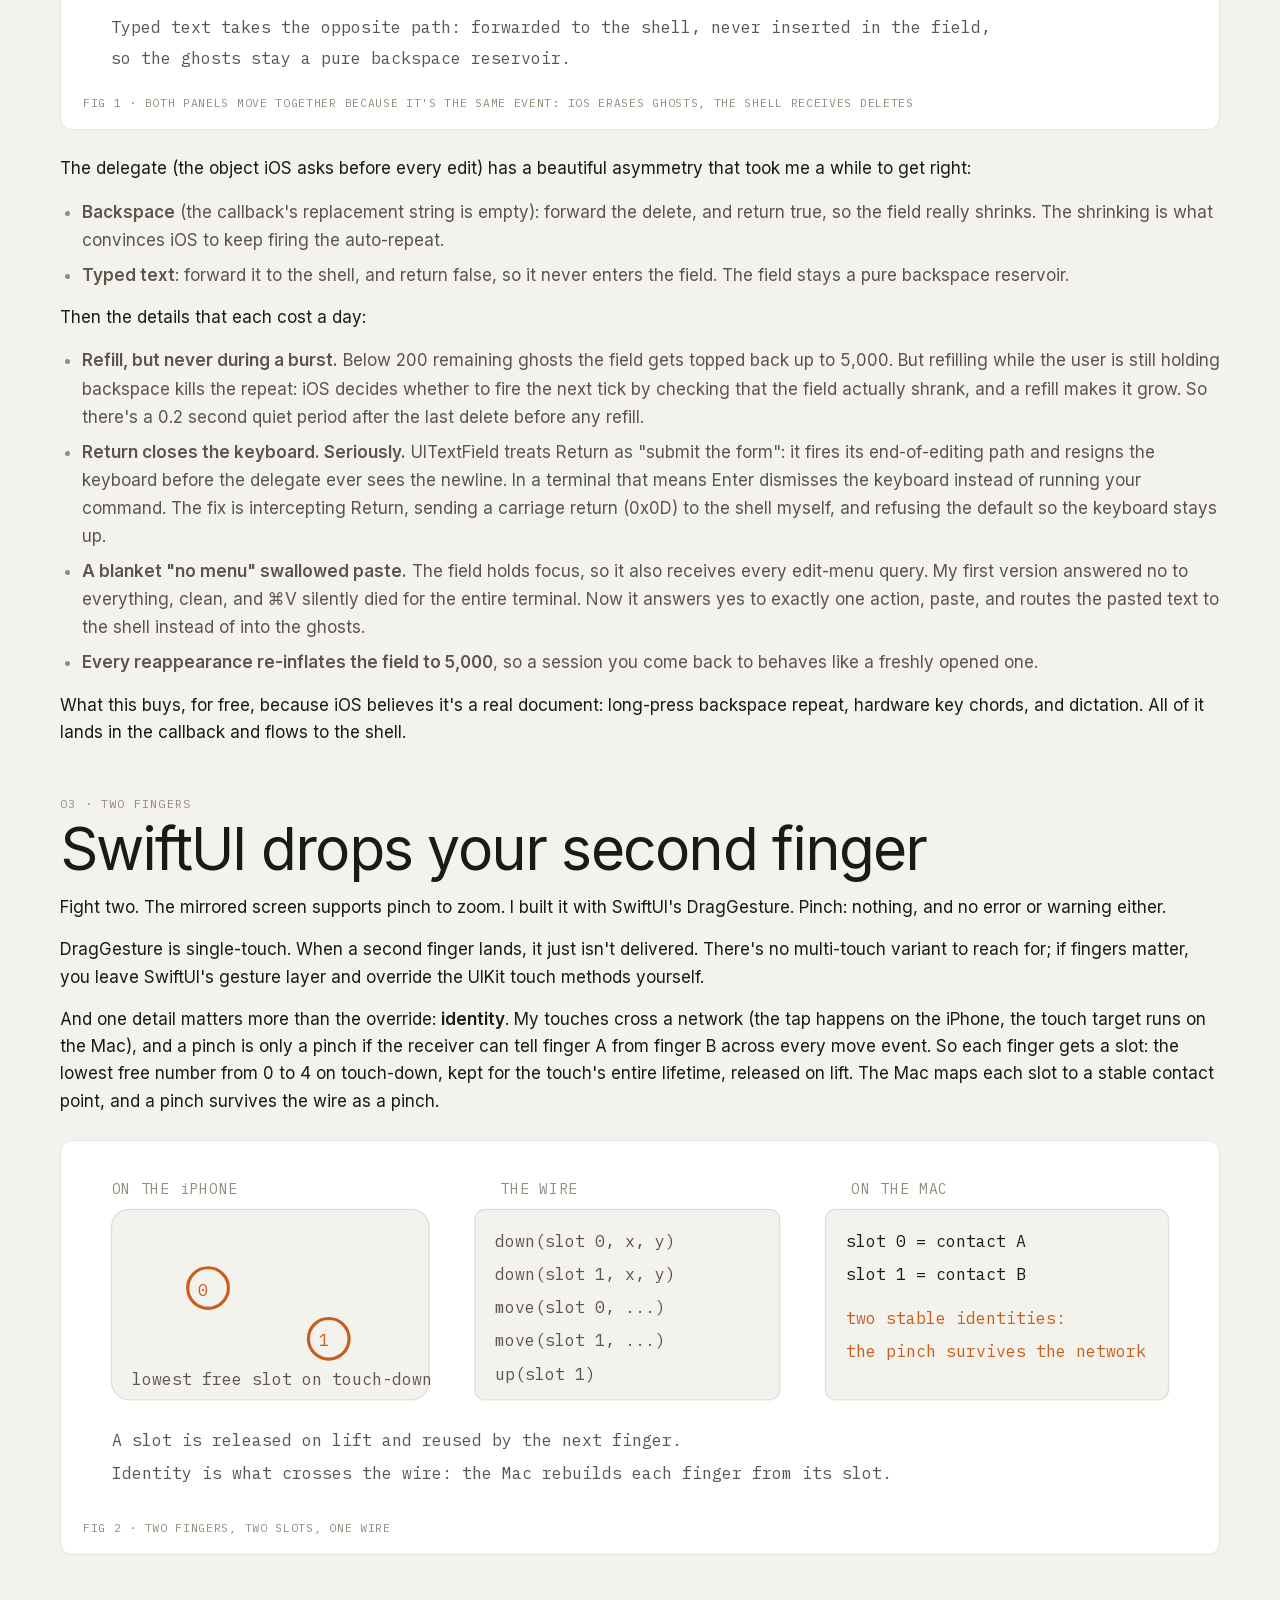
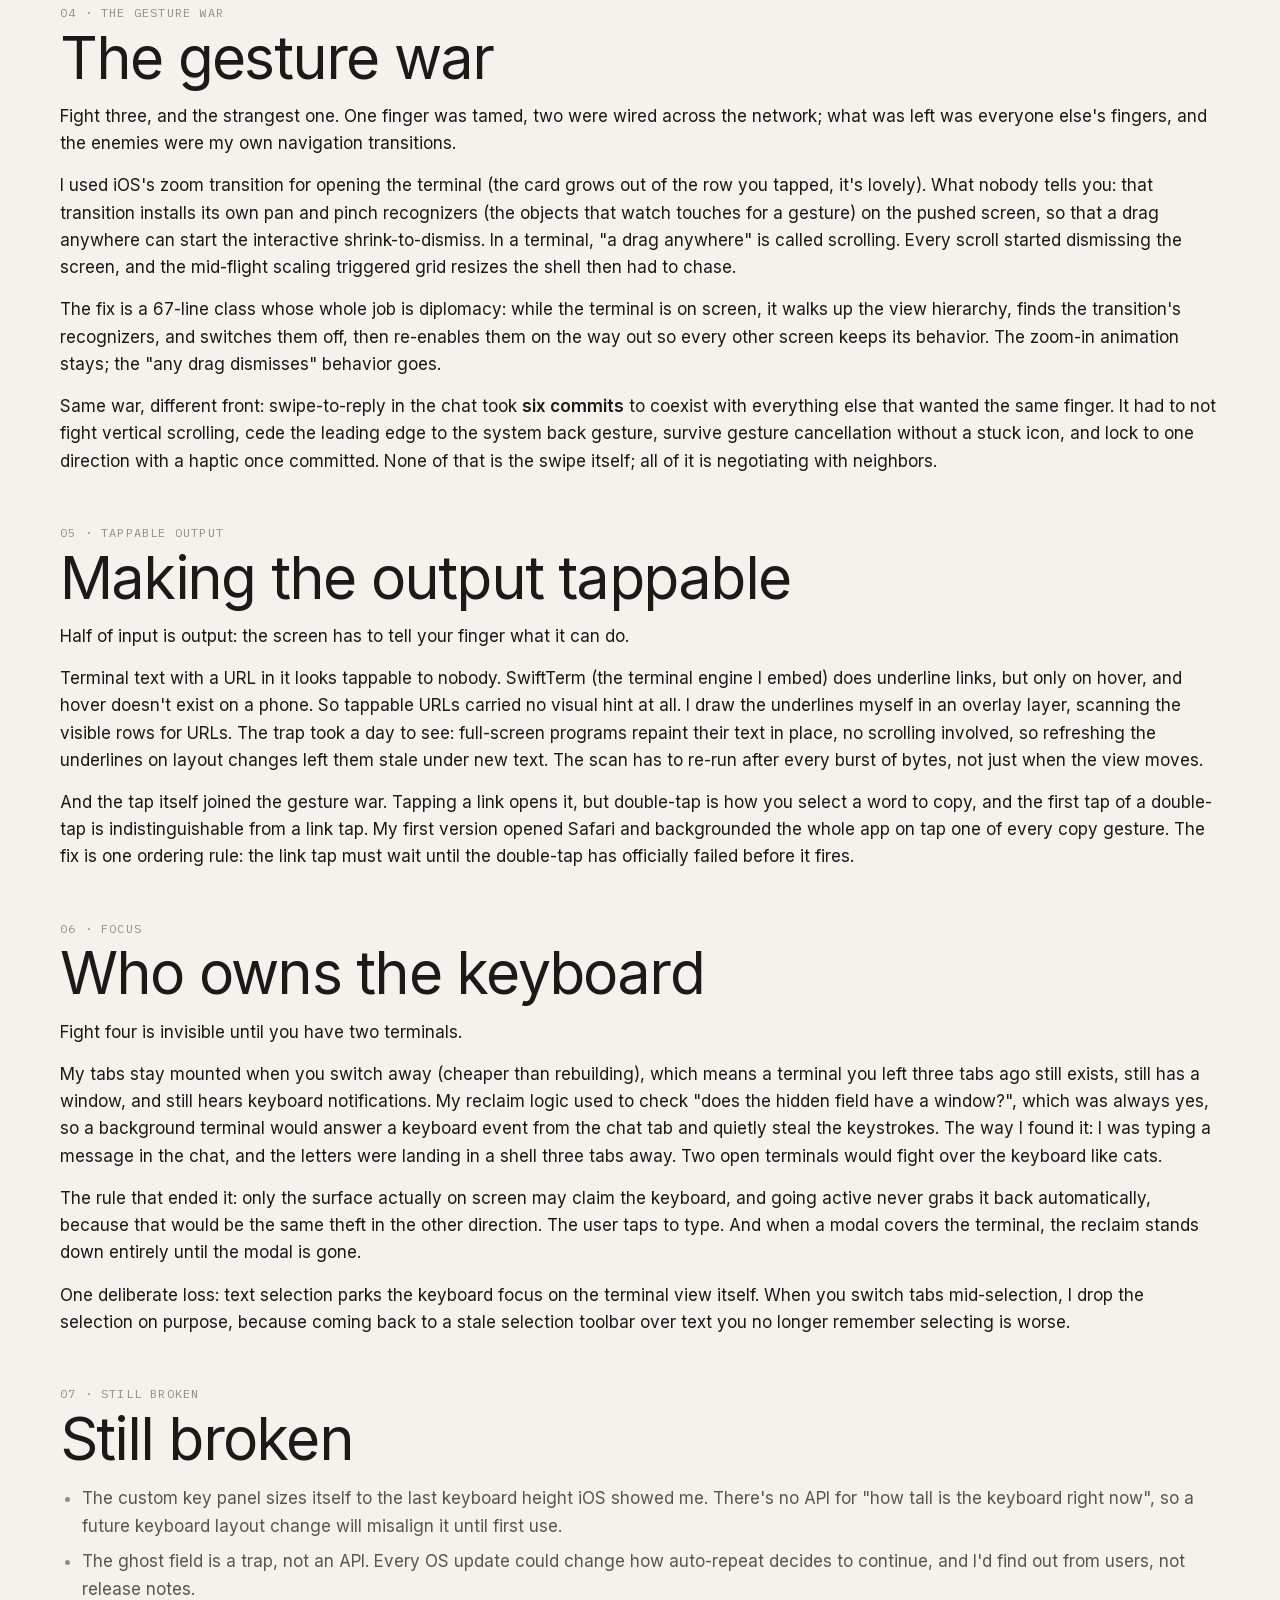
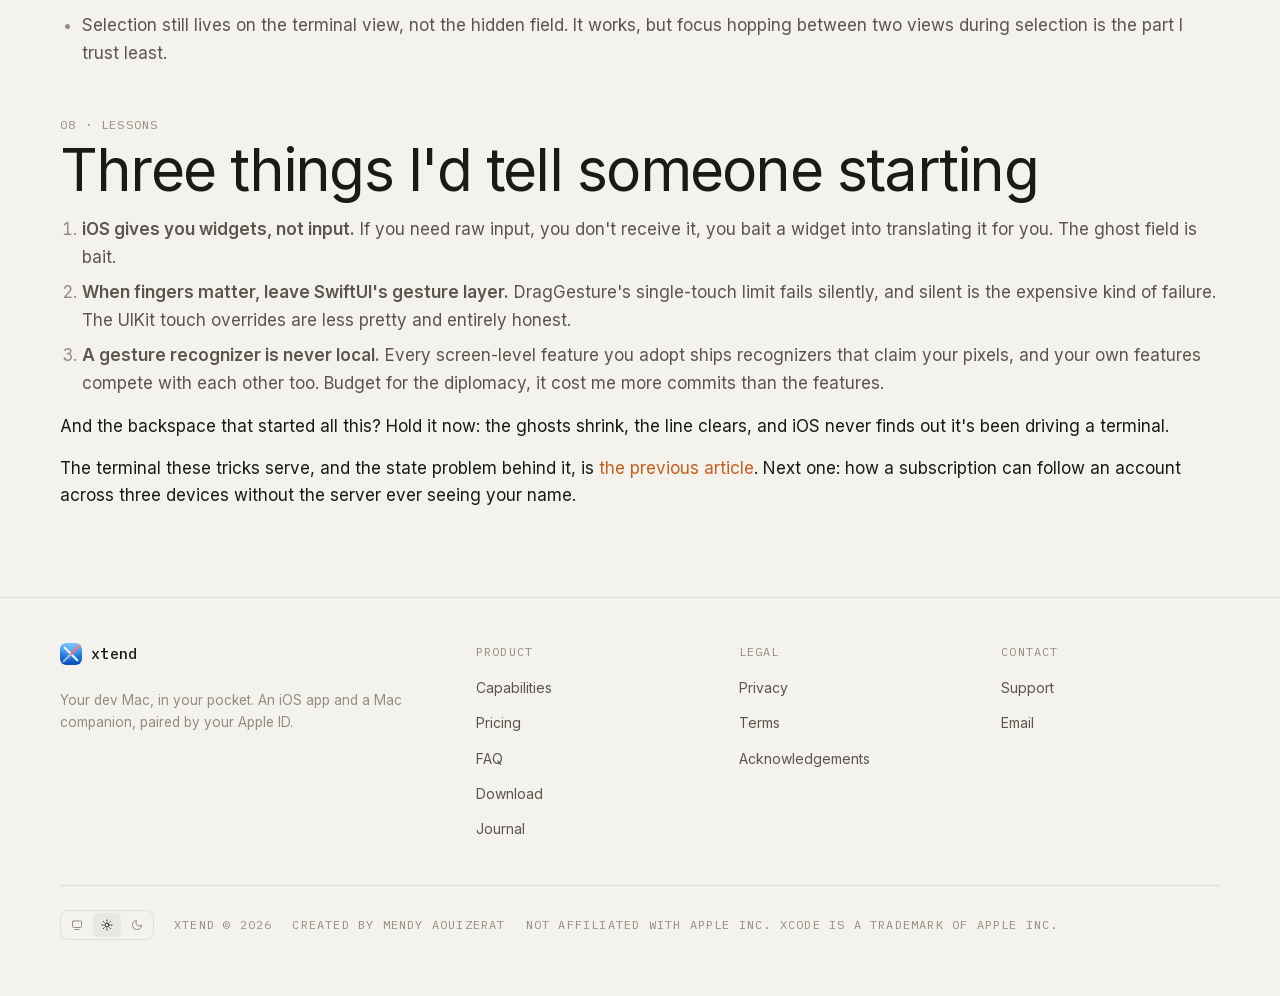
<file: blog/five-thousand-invisible-characters.html>
<!DOCTYPE html>
<html lang="en" data-theme="light">
<head>
<meta charset="UTF-8">
<meta name="viewport" content="width=device-width, initial-scale=1.0">
<title>I put 5,000 invisible characters in a text field so backspace would work · Xtend Journal</title>
<meta name="description" content="Ghost characters, finger slots and a gesture war: four fights with iOS input, from a terminal app that had to win them.">
<meta property="og:type" content="article" />
<meta property="og:title" content="I put 5,000 invisible characters in a text field so backspace would work" />
<meta property="og:description" content="Ghost characters, finger slots and a gesture war: four fights with iOS input, from a terminal app that had to win them." />
<meta property="og:url" content="https://getxtend.com/blog/five-thousand-invisible-characters.html" />
<meta property="og:image" content="https://getxtend.com/xtend-og.png" />
<meta property="og:site_name" content="Xtend" />
<meta name="twitter:card" content="summary_large_image" />
<link rel="icon" type="image/svg+xml" href="../favicon.svg">
<link rel="alternate" type="application/rss+xml" title="Xtend Journal" href="https://getxtend.com/blog/feed.xml">
<link rel="stylesheet" href="../site.css">
<script>
(function () {
  var m; try { m = localStorage.getItem('xtend-theme-mode') || 'light'; } catch (e) { m = 'light'; }
  if (m === 'system') m = window.matchMedia && window.matchMedia('(prefers-color-scheme: light)').matches ? 'light' : 'dark';
  document.documentElement.setAttribute('data-theme', m);
  document.documentElement.style.colorScheme = m;
})();
</script>
<style>
  main.journal { padding: 132px 0 72px; }
  .post { margin: 0 auto; }
  .post h1 { margin: 10px 0 14px; }
  .post .kick { display: block; margin: 3rem 0 0.35rem; }
  .post h2 { margin: 0 0 0.9rem; }
  .post p { margin: 0.95rem 0; }
  .post ol, .post ul { margin: 0.95rem 0 0.95rem 1.35rem; color: var(--text-2); }
  .post li { line-height: 1.65; margin: 0.45rem 0; }
  .post li::marker { color: var(--text-3); }
  .post pre { background: var(--surface); border: 1px solid var(--hair-strong); border-radius: 10px;
    padding: 0.95rem 1.15rem; overflow-x: auto; margin: 1.15rem 0;
    font-family: "IBM Plex Mono", ui-monospace, monospace; font-size: 0.82rem; line-height: 1.6; color: var(--text); }
  .post code { font-family: "IBM Plex Mono", ui-monospace, monospace; font-size: 0.85em;
    background: var(--surface); border: 1px solid var(--hair); border-radius: 5px; padding: 0.1em 0.35em; }
  .post pre code { border: none; background: none; padding: 0; font-size: inherit; }
  .post .lede { margin: 0 0 1rem; }
  .postmeta { margin: 0; }
  .postmeta a { color: inherit; }

  /* ===== animated figures: inline SVG so they inherit the theme ===== */
  .fig { background: var(--surface); border: 1px solid var(--hair-strong); border-radius: 12px;
    padding: 20px 20px 8px; margin: 1.6rem 0; }
  
  .fig svg { width: 100%; height: auto; display: block; }
  .fig .cap { font-family: "IBM Plex Mono", ui-monospace, monospace; font-size: 0.72rem;
    letter-spacing: 0.06em; color: var(--text-3); text-transform: uppercase; padding: 10px 2px 8px; }
  .fig text { font-family: "IBM Plex Mono", ui-monospace, monospace; }
  .fig .t  { fill: var(--text); font-size: 13px; }
  .fig .t2 { fill: var(--text-2); font-size: 13px; }
  .fig .t3 { fill: var(--text-3); font-size: 11.5px; letter-spacing: 0.05em; }
  .fig .ta { fill: var(--accent); font-size: 13px; }
  .fig .box { fill: var(--bg); stroke: var(--hair-strong); }
  .fig .ln  { stroke: var(--hair-strong); }
  .fig .lna { stroke: var(--accent); }

  /* figures: nothing essential is ever hidden. The pulse points at what is
     already drawn; reduced-motion shows everything complete. */
  /* FIG 1 live erase: a cover grows over the command in character steps
     (steps(30) = one per erased char, the prompt never erases); the ghost counter swaps in sync.
     3 cycles then it settles on the final state; reduced-motion shows the
     final state immediately with nothing hidden. */
  @keyframes eraseWipe { 0% { transform: scaleX(0); } 55% { transform: scaleX(1); } 100% { transform: scaleX(1); } }
  .figA .eraseCover { transform-box: fill-box; transform-origin: 100% 50%;
    animation: eraseWipe 5s steps(30, end) 3; animation-fill-mode: forwards; }
  @keyframes gcA { 0% { opacity: 1; } 27% { opacity: 1; } 28% { opacity: 0; } 100% { opacity: 0; } }
  @keyframes gcB { 0% { opacity: 0; } 27% { opacity: 0; } 28% { opacity: 1; } 54% { opacity: 1; } 55% { opacity: 0; } 100% { opacity: 0; } }
  @keyframes gcC { 0% { opacity: 0; } 54% { opacity: 0; } 55% { opacity: 1; } 100% { opacity: 1; } }
  .figA .gc1 { animation: gcA 5s linear 3 forwards; }
  .figA .gc2 { animation: gcB 5s linear 3 forwards; }
  .figA .gc3 { animation: gcC 5s linear 3 forwards; }
  @keyframes pulseBad { 0% { opacity: 0.45; } 50% { opacity: 1; } 100% { opacity: 0.45; } }
  .fig .bad-pulse { animation: pulseBad 2.4s ease-in-out 3; }
  @media (prefers-reduced-motion: reduce) {
    .fig .bad-pulse { animation: none; opacity: 1; }
    .figA .eraseCover { display: none; }
    .figA .gc1, .figA .gc2 { animation: none; opacity: 0; }
    .figA .gc3 { animation: none; opacity: 1; }
  }
</style>
</head>
<body id="top">

<nav id="nav">
  <div class="nav-in">
    <a href="../index.html" class="brand"><img src="../app-icon-128.png" width="22" height="22" alt="">xtend</a>
    <div class="nav-r">
      <a href="index.html" class="link">Journal</a>
      <a href="../index.html#capabilities" class="link">Capabilities</a>
      <a href="https://apps.apple.com/app/id6771780750" target="_blank" rel="noopener" class="btn btn-sm btn-fill">App Store</a>
    </div>
  </div>
</nav>

<main class="journal"><div class="wrap">
<article class="post">

<span class="mono postmeta rv in">2026-08-23 · <a href="https://www.linkedin.com/in/mendy-aouizerat/">MENDY AOUIZERAT</a> · SOLO DEV, I BUILD <a href="../index.html">XTEND</a></span>
<h1 class="rv in">I put 5,000 invisible characters in a text field so backspace would work</h1>
<p class="lede rv in d1">Four fights with iOS input, and the absurd tricks that won them: ghost characters, finger slots, and a gesture war.</p>

<p>My app shows a live terminal on the iPhone (the session actually runs on a Mac). I held backspace to clear a long command. One character vanished, then nothing. The keyboard just sat there, repeating into the void.</p>

<p>That was fight one of four. Each one ended with a trick I'd have called ugly a month earlier, and each trick is now load-bearing. This article is the four of them, with the reasoning, because none of it is documented anywhere and all of it applies to any app that isn't a form.</p>

<span class="mono kick rv">01 · PRIOR ART</span>

<h2 class="rv">What already works, honestly</h2>

<ul><li><strong>Hardware keyboards are fine.</strong> UIKit gives you key events for physical keys, with modifiers and repeat. If your users all have a Magic Keyboard, stop reading, you don't have this problem.</li><li><strong>The classic trick exists for one backspace.</strong> The old Stack Overflow answer: put a zero-width space (an invisible character) in a text field so you can detect backspace on an "empty" field once. Try it in any UITextField: seed it with one, press backspace on the visibly empty field, and your delegate fires. My whole approach is that hack, industrialized.</li><li><strong><a href="https://github.com/utmapp/UTM">UTM</a> showed the layout pattern.</strong> Pinning the accessory bar (the button row docked above the keyboard) to iOS's keyboard layout guide comes straight from their virtual machine app. Credit where due, I copied it.</li></ul>

<p>What none of that covers, and what this article is about: the software keyboard, held keys, more than one finger, and other people's gestures.</p>

<span class="mono kick rv">02 · THE GHOST FIELD</span>

<h2 class="rv">The ghost field</h2>

<p>The actual problem: on iOS, the software keyboard doesn't send you key events. It edits text fields. "Backspace held down" doesn't exist as an event you can receive; what exists is "a text field with content keeps shrinking". No content, no shrinking, no repeat. A terminal has no text field, so a held backspace is one delete and then silence.</p>

<p>So I gave iOS what it wants: a hidden text field (invisible, no caret, never on screen) that holds the keyboard focus, pre-filled with <strong>5,000 spaces</strong>. The user holds backspace, iOS happily deletes ghost spaces one by one, and each delete fires a callback. In the callback I forward a real delete character (0x7F, what terminals expect) to the shell. iOS thinks it's editing a document. It's actually driving a terminal.</p>

<figure class="fig figA rv">
<svg viewBox="0 0 880 330" role="img" aria-label="Left panel: the command the user sees, being erased character by character while backspace is held. Right panel: the hidden field iOS is actually editing, its ghost-space counter dropping from 5,000 to 4,970 in step with the erase, one ghost per erased character, the prompt itself never erases, and a delete byte (0x7F) sent to the shell per tick. Below: the refill gate tops the field back up to 5,000 under 200 ghosts, but never within 0.2 seconds of the last delete, because iOS keeps auto-repeating only while the field keeps shrinking.">
  <text x="24" y="26" class="t3">WHAT THE USER SEES</text>
  <rect x="24" y="38" width="330" height="96" rx="8" class="box"/>
  <g>
    <text x="40" y="76" class="t">$ git commit -m "wip layout fix"</text>
    <rect class="eraseCover" x="56" y="60" width="240" height="24" fill="var(--bg)"/>
  </g>
  <text x="40" y="116" class="t3">BACKSPACE HELD, AUTO-REPEAT</text>

  <text x="395" y="80" class="t2">each backspace</text>
  <text x="395" y="100" class="t2">tick</text>
  <line x1="360" y1="86" x2="520" y2="86" class="lna" stroke-width="2"/>
  <path d="M 520 86 l -9 -5 v 10 z" fill="var(--accent)"/>

  <text x="530" y="26" class="t3">WHAT iOS IS ACTUALLY EDITING</text>
  <rect x="530" y="38" width="326" height="96" rx="8" class="box"/>
  <text x="546" y="66" class="t">hidden field, ghost spaces left:</text>
  <g>
    <text x="546" y="94" class="ta gc1">5,000</text>
    <text x="546" y="94" class="ta gc2">4,985</text>
    <text x="546" y="94" class="ta gc3">4,970</text>
  </g>
  <g class="bad-pulse"><text x="640" y="94" class="ta">0x7F to the shell per tick</text></g>
  <text x="546" y="120" class="t2">the command erases for real, over there</text>

  <rect x="24" y="170" width="832" height="76" rx="8" class="box"/>
  <text x="40" y="198" class="t">REFILL GATE: below 200 ghosts, top the field back up to 5,000</text>
  <text x="40" y="226" class="ta">but never within 0.2s of the last delete: iOS keeps repeating only while the field keeps shrinking</text>

  <text x="24" y="290" class="t2">Typed text takes the opposite path: forwarded to the shell, never inserted in the field,</text>
  <text x="24" y="314" class="t2">so the ghosts stay a pure backspace reservoir.</text>
</svg>
<figcaption class="cap">FIG 1 · both panels move together because it's the same event: iOS erases ghosts, the shell receives deletes</figcaption>
</figure>

<p>The delegate (the object iOS asks before every edit) has a beautiful asymmetry that took me a while to get right:</p>

<ul><li><strong>Backspace</strong> (the callback's replacement string is empty): forward the delete, and return true, so the field really shrinks. The shrinking is what convinces iOS to keep firing the auto-repeat.</li><li><strong>Typed text</strong>: forward it to the shell, and return false, so it never enters the field. The field stays a pure backspace reservoir.</li></ul>

<p>Then the details that each cost a day:</p>

<ul><li><strong>Refill, but never during a burst.</strong> Below 200 remaining ghosts the field gets topped back up to 5,000. But refilling while the user is still holding backspace kills the repeat: iOS decides whether to fire the next tick by checking that the field actually shrank, and a refill makes it grow. So there's a 0.2 second quiet period after the last delete before any refill.</li><li><strong>Return closes the keyboard. Seriously.</strong> UITextField treats Return as "submit the form": it fires its end-of-editing path and resigns the keyboard before the delegate ever sees the newline. In a terminal that means Enter dismisses the keyboard instead of running your command. The fix is intercepting Return, sending a carriage return (0x0D) to the shell myself, and refusing the default so the keyboard stays up.</li><li><strong>A blanket "no menu" swallowed paste.</strong> The field holds focus, so it also receives every edit-menu query. My first version answered no to everything, clean, and ⌘V silently died for the entire terminal. Now it answers yes to exactly one action, paste, and routes the pasted text to the shell instead of into the ghosts.</li><li><strong>Every reappearance re-inflates the field to 5,000</strong>, so a session you come back to behaves like a freshly opened one.</li></ul>

<p>What this buys, for free, because iOS believes it's a real document: long-press backspace repeat, hardware key chords, and dictation. All of it lands in the callback and flows to the shell.</p>

<span class="mono kick rv">03 · TWO FINGERS</span>

<h2 class="rv">SwiftUI drops your second finger</h2>

<p>Fight two. The mirrored screen supports pinch to zoom. I built it with SwiftUI's DragGesture. Pinch: nothing, and no error or warning either.</p>

<p>DragGesture is single-touch. When a second finger lands, it just isn't delivered. There's no multi-touch variant to reach for; if fingers matter, you leave SwiftUI's gesture layer and override the UIKit touch methods yourself.</p>

<p>And one detail matters more than the override: <strong>identity</strong>. My touches cross a network (the tap happens on the iPhone, the touch target runs on the Mac), and a pinch is only a pinch if the receiver can tell finger A from finger B across every move event. So each finger gets a slot: the lowest free number from 0 to 4 on touch-down, kept for the touch's entire lifetime, released on lift. The Mac maps each slot to a stable contact point, and a pinch survives the wire as a pinch.</p>

<figure class="fig figB rv">
<svg viewBox="0 0 880 274" role="img" aria-label="Two fingers touch the iPhone screen. Each gets a slot: the lowest free number from 0 to 4, kept for the touch's whole lifetime. The events cross the network labeled by slot, so the Mac can rebuild finger A and finger B as two stable contact points and a pinch stays a pinch.">
  <text x="24" y="26" class="t3">ON THE iPHONE</text>
  <rect x="24" y="38" width="250" height="150" rx="14" class="box"/>
  <circle cx="100" cy="100" r="16" fill="none" stroke="var(--accent)" stroke-width="2.5"/>
  <text x="92" y="106" class="ta">0</text>
  <circle cx="195" cy="140" r="16" fill="none" stroke="var(--accent)" stroke-width="2.5"/>
  <text x="187" y="146" class="ta">1</text>
  <text x="40" y="176" class="t2">lowest free slot on touch-down</text>

  <text x="330" y="26" class="t3">THE WIRE</text>
  <rect x="310" y="38" width="240" height="150" rx="8" class="box"/>
  <text x="326" y="68" class="t2">down(slot 0, x, y)</text>
  <text x="326" y="94" class="t2">down(slot 1, x, y)</text>
  <text x="326" y="120" class="t2">move(slot 0, ...)</text>
  <text x="326" y="146" class="t2">move(slot 1, ...)</text>
  <text x="326" y="172" class="t2">up(slot 1)</text>

  <text x="606" y="26" class="t3">ON THE MAC</text>
  <rect x="586" y="38" width="270" height="150" rx="8" class="box"/>
  <text x="602" y="68" class="t">slot 0 = contact A</text>
  <text x="602" y="94" class="t">slot 1 = contact B</text>
  <text x="602" y="128" class="ta">two stable identities:</text>
  <text x="602" y="154" class="ta">the pinch survives the network</text>

  <text x="24" y="224" class="t2">A slot is released on lift and reused by the next finger.</text>
  <text x="24" y="250" class="t2">Identity is what crosses the wire: the Mac rebuilds each finger from its slot.</text>
</svg>
<figcaption class="cap">FIG 2 · two fingers, two slots, one wire</figcaption>
</figure>

<span class="mono kick rv">04 · THE GESTURE WAR</span>

<h2 class="rv">The gesture war</h2>

<p>Fight three, and the strangest one. One finger was tamed, two were wired across the network; what was left was everyone else's fingers, and the enemies were my own navigation transitions.</p>

<p>I used iOS's zoom transition for opening the terminal (the card grows out of the row you tapped, it's lovely). What nobody tells you: that transition installs its own pan and pinch recognizers (the objects that watch touches for a gesture) on the pushed screen, so that a drag anywhere can start the interactive shrink-to-dismiss. In a terminal, "a drag anywhere" is called scrolling. Every scroll started dismissing the screen, and the mid-flight scaling triggered grid resizes the shell then had to chase.</p>

<p>The fix is a 67-line class whose whole job is diplomacy: while the terminal is on screen, it walks up the view hierarchy, finds the transition's recognizers, and switches them off, then re-enables them on the way out so every other screen keeps its behavior. The zoom-in animation stays; the "any drag dismisses" behavior goes.</p>

<p>Same war, different front: swipe-to-reply in the chat took <strong>six commits</strong> to coexist with everything else that wanted the same finger. It had to not fight vertical scrolling, cede the leading edge to the system back gesture, survive gesture cancellation without a stuck icon, and lock to one direction with a haptic once committed. None of that is the swipe itself; all of it is negotiating with neighbors.</p>

<span class="mono kick rv">05 · TAPPABLE OUTPUT</span>

<h2 class="rv">Making the output tappable</h2>

<p>Half of input is output: the screen has to tell your finger what it can do.</p>

<p>Terminal text with a URL in it looks tappable to nobody. SwiftTerm (the terminal engine I embed) does underline links, but only on hover, and hover doesn't exist on a phone. So tappable URLs carried no visual hint at all. I draw the underlines myself in an overlay layer, scanning the visible rows for URLs. The trap took a day to see: full-screen programs repaint their text in place, no scrolling involved, so refreshing the underlines on layout changes left them stale under new text. The scan has to re-run after every burst of bytes, not just when the view moves.</p>

<p>And the tap itself joined the gesture war. Tapping a link opens it, but double-tap is how you select a word to copy, and the first tap of a double-tap is indistinguishable from a link tap. My first version opened Safari and backgrounded the whole app on tap one of every copy gesture. The fix is one ordering rule: the link tap must wait until the double-tap has officially failed before it fires.</p>

<span class="mono kick rv">06 · FOCUS</span>

<h2 class="rv">Who owns the keyboard</h2>

<p>Fight four is invisible until you have two terminals.</p>

<p>My tabs stay mounted when you switch away (cheaper than rebuilding), which means a terminal you left three tabs ago still exists, still has a window, and still hears keyboard notifications. My reclaim logic used to check "does the hidden field have a window?", which was always yes, so a background terminal would answer a keyboard event from the chat tab and quietly steal the keystrokes. The way I found it: I was typing a message in the chat, and the letters were landing in a shell three tabs away. Two open terminals would fight over the keyboard like cats.</p>

<p>The rule that ended it: only the surface actually on screen may claim the keyboard, and going active never grabs it back automatically, because that would be the same theft in the other direction. The user taps to type. And when a modal covers the terminal, the reclaim stands down entirely until the modal is gone.</p>

<p>One deliberate loss: text selection parks the keyboard focus on the terminal view itself. When you switch tabs mid-selection, I drop the selection on purpose, because coming back to a stale selection toolbar over text you no longer remember selecting is worse.</p>

<span class="mono kick rv">07 · STILL BROKEN</span>

<h2 class="rv">Still broken</h2>

<ul><li>The custom key panel sizes itself to the last keyboard height iOS showed me. There's no API for "how tall is the keyboard right now", so a future keyboard layout change will misalign it until first use.</li><li>The ghost field is a trap, not an API. Every OS update could change how auto-repeat decides to continue, and I'd find out from users, not release notes.</li><li>Selection still lives on the terminal view, not the hidden field. It works, but focus hopping between two views during selection is the part I trust least.</li></ul>

<span class="mono kick rv">08 · LESSONS</span>

<h2 class="rv">Three things I'd tell someone starting</h2>

<ol><li><strong>iOS gives you widgets, not input.</strong> If you need raw input, you don't receive it, you bait a widget into translating it for you. The ghost field is bait.</li><li><strong>When fingers matter, leave SwiftUI's gesture layer.</strong> DragGesture's single-touch limit fails silently, and silent is the expensive kind of failure. The UIKit touch overrides are less pretty and entirely honest.</li><li><strong>A gesture recognizer is never local.</strong> Every screen-level feature you adopt ships recognizers that claim your pixels, and your own features compete with each other too. Budget for the diplomacy, it cost me more commits than the features.</li></ol>

<p>And the backspace that started all this? Hold it now: the ghosts shrink, the line clears, and iOS never finds out it's been driving a terminal.</p>

<p>The terminal these tricks serve, and the state problem behind it, is <a href="terminal-state-you-cant-replay.html">the previous article</a>. Next one: how a subscription can follow an account across three devices without the server ever seeing your name.</p>

</article>
</div></main>

<footer>
  <div class="wrap">
    <div class="foot rv in">
      <div class="foot-brand">
        <a href="../index.html" class="brand"><img src="../app-icon-128.png" width="22" height="22" alt="">xtend</a>
        <p>Your dev Mac, in your pocket. An iOS app and a Mac companion, paired by your Apple ID.</p>
      </div>
      <div class="foot-col">
        <span class="mono">Product</span>
        <a href="../index.html#capabilities">Capabilities</a>
        <a href="../index.html#pricing">Pricing</a>
        <a href="../index.html#faq">FAQ</a>
        <a href="../index.html#download">Download</a>
        <a href="index.html">Journal</a>
      </div>
      <div class="foot-col">
        <span class="mono">Legal</span>
        <a href="../privacy.html">Privacy</a>
        <a href="../terms.html">Terms</a>
        <a href="../acknowledgements.html">Acknowledgements</a>
      </div>
      <div class="foot-col">
        <span class="mono">Contact</span>
        <a href="../support.html">Support</a>
        <a href="mailto:support@getxtend.com">Email</a>
      </div>
    </div>
    <div class="foot-meta mono rv in">
      <div class="themes" id="themes" role="radiogroup" aria-label="Theme">
        <button data-set="system" aria-label="System theme"><svg viewBox="0 0 24 24" width="12" height="12" fill="none" stroke="currentColor" stroke-width="2" stroke-linecap="round"><rect x="3" y="4" width="18" height="13" rx="2"></rect><line x1="8" y1="21" x2="16" y2="21"></line></svg></button>
        <button data-set="light" aria-label="Light theme"><svg viewBox="0 0 24 24" width="12" height="12" fill="none" stroke="currentColor" stroke-width="2" stroke-linecap="round"><circle cx="12" cy="12" r="4"></circle><path d="M12 2v2M12 20v2M4.9 4.9l1.4 1.4M17.7 17.7l1.4 1.4M2 12h2M20 12h2M4.9 19.1l1.4-1.4M17.7 6.3l1.4-1.4"></path></svg></button>
        <button data-set="dark" aria-label="Dark theme"><svg viewBox="0 0 24 24" width="12" height="12" fill="none" stroke="currentColor" stroke-width="2" stroke-linecap="round"><path d="M21 12.8A9 9 0 1 1 11.2 3 7 7 0 0 0 21 12.8z"></path></svg></button>
      </div>
      <span>Xtend © 2026</span>
      <span>Created by Mendy Aouizerat</span>
      <span>Not affiliated with Apple Inc. Xcode is a trademark of Apple Inc.</span>
    </div>
  </div>
</footer>

<script>
(function () {
  'use strict';
  var KEY = 'xtend-theme-mode';
  var mq = window.matchMedia ? window.matchMedia('(prefers-color-scheme: light)') : null;
  function osTheme() { return mq && mq.matches ? 'light' : 'dark'; }
  function readMode() { try { return localStorage.getItem(KEY) || 'light'; } catch (e) { return 'light'; } }
  function apply(mode) {
    var r = mode === 'system' ? osTheme() : mode;
    document.documentElement.setAttribute('data-theme', r);
    document.documentElement.style.colorScheme = r;
    var btns = document.querySelectorAll('.themes button');
    for (var i = 0; i < btns.length; i++)
      btns[i].setAttribute('aria-pressed', btns[i].getAttribute('data-set') === mode ? 'true' : 'false');
  }
  apply(readMode());
  var seg = document.getElementById('themes');
  if (seg) seg.addEventListener('click', function (e) {
    var b = e.target.closest('button[data-set]');
    if (!b) return;
    var m = b.getAttribute('data-set');
    try { localStorage.setItem(KEY, m); } catch (err) {}
    apply(m);
  });
  if (mq && mq.addEventListener) mq.addEventListener('change', function () { if (readMode() === 'system') apply('system'); });

  var nav = document.getElementById('nav');
  function onScroll() { if (nav) nav.classList.toggle('stuck', (window.scrollY || 0) > 8); }
  window.addEventListener('scroll', onScroll, { passive: true });
  onScroll();

  /* reveal-on-scroll, same rhythm as the landing */
  var els = document.querySelectorAll('.rv:not(.in)');
  if ('IntersectionObserver' in window) {
    var io = new IntersectionObserver(function (entries) {
      entries.forEach(function (en) {
        if (en.isIntersecting) { en.target.classList.add('in'); io.unobserve(en.target); }
      });
    }, { rootMargin: '0px 0px -8% 0px' });
    els.forEach(function (el) { io.observe(el); });
  } else {
    els.forEach(function (el) { el.classList.add('in'); });
  }
})();
</script>

</body>
</html>
</file>
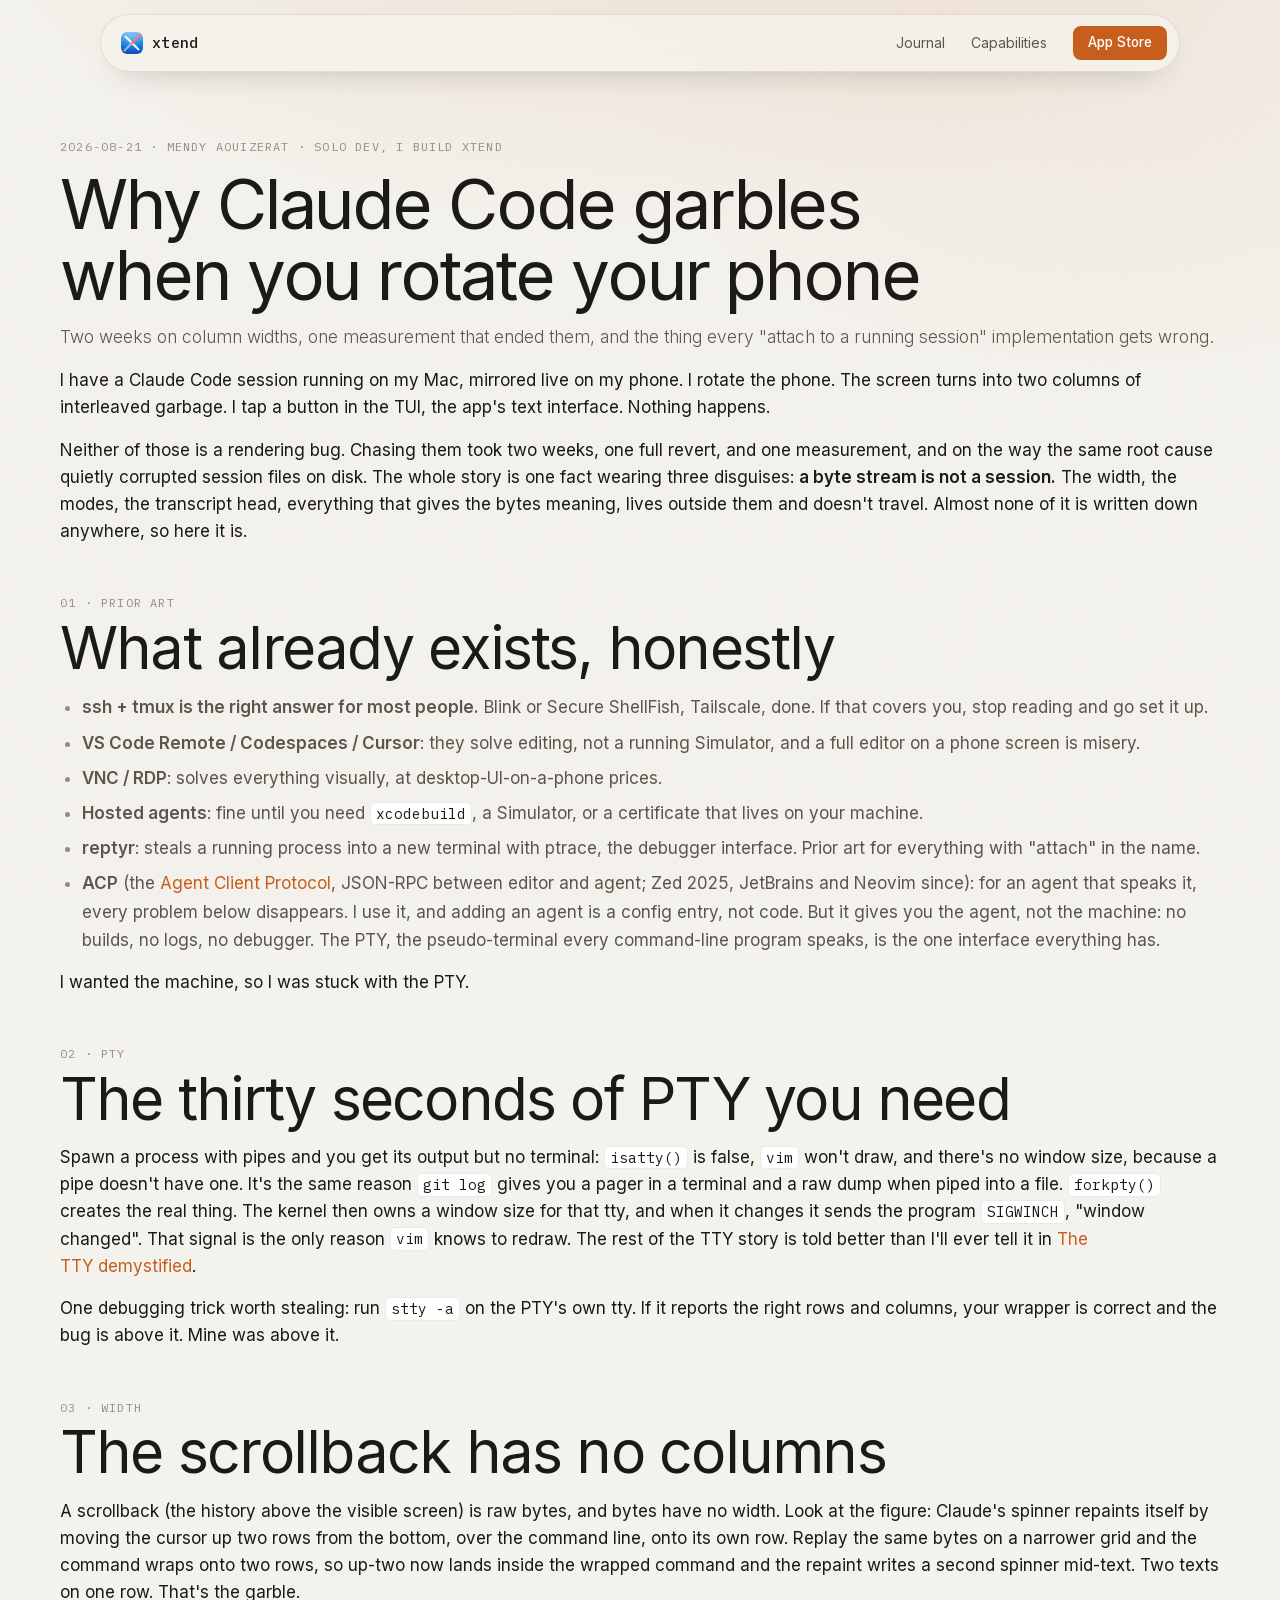
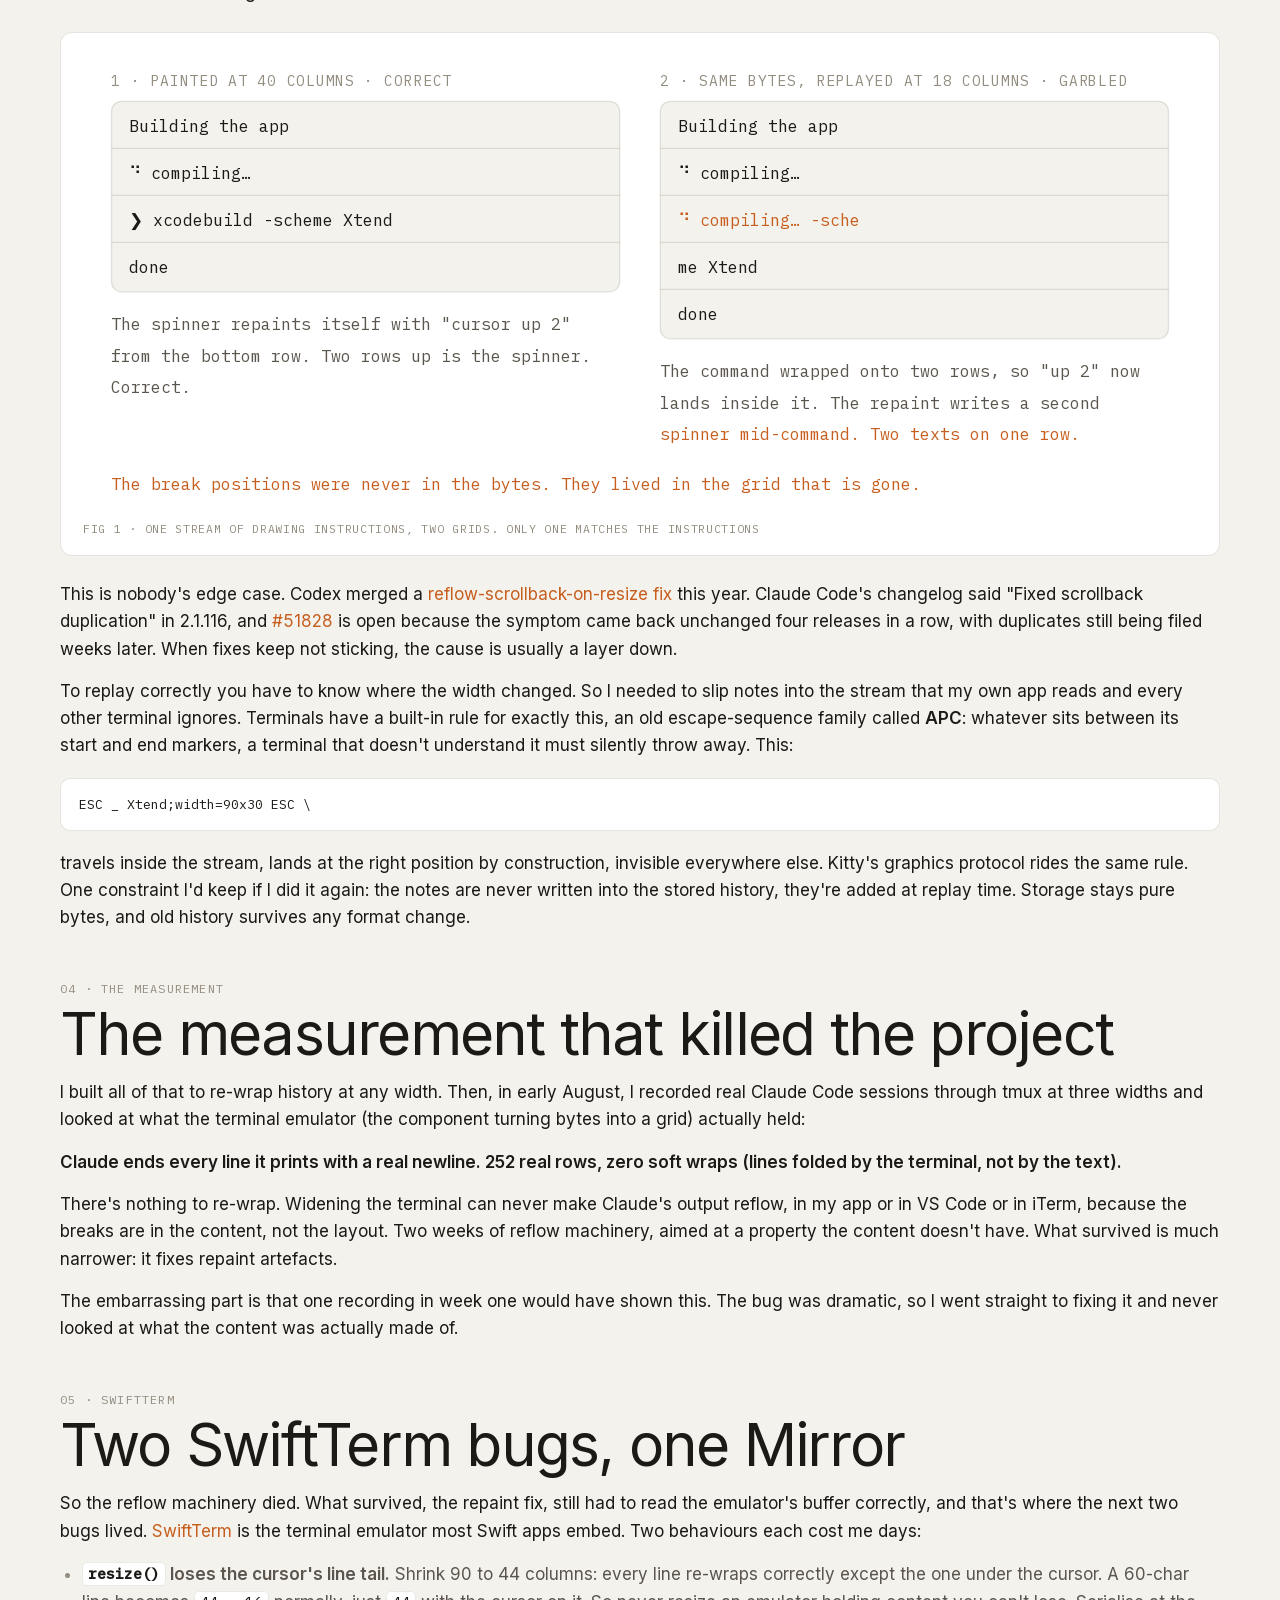
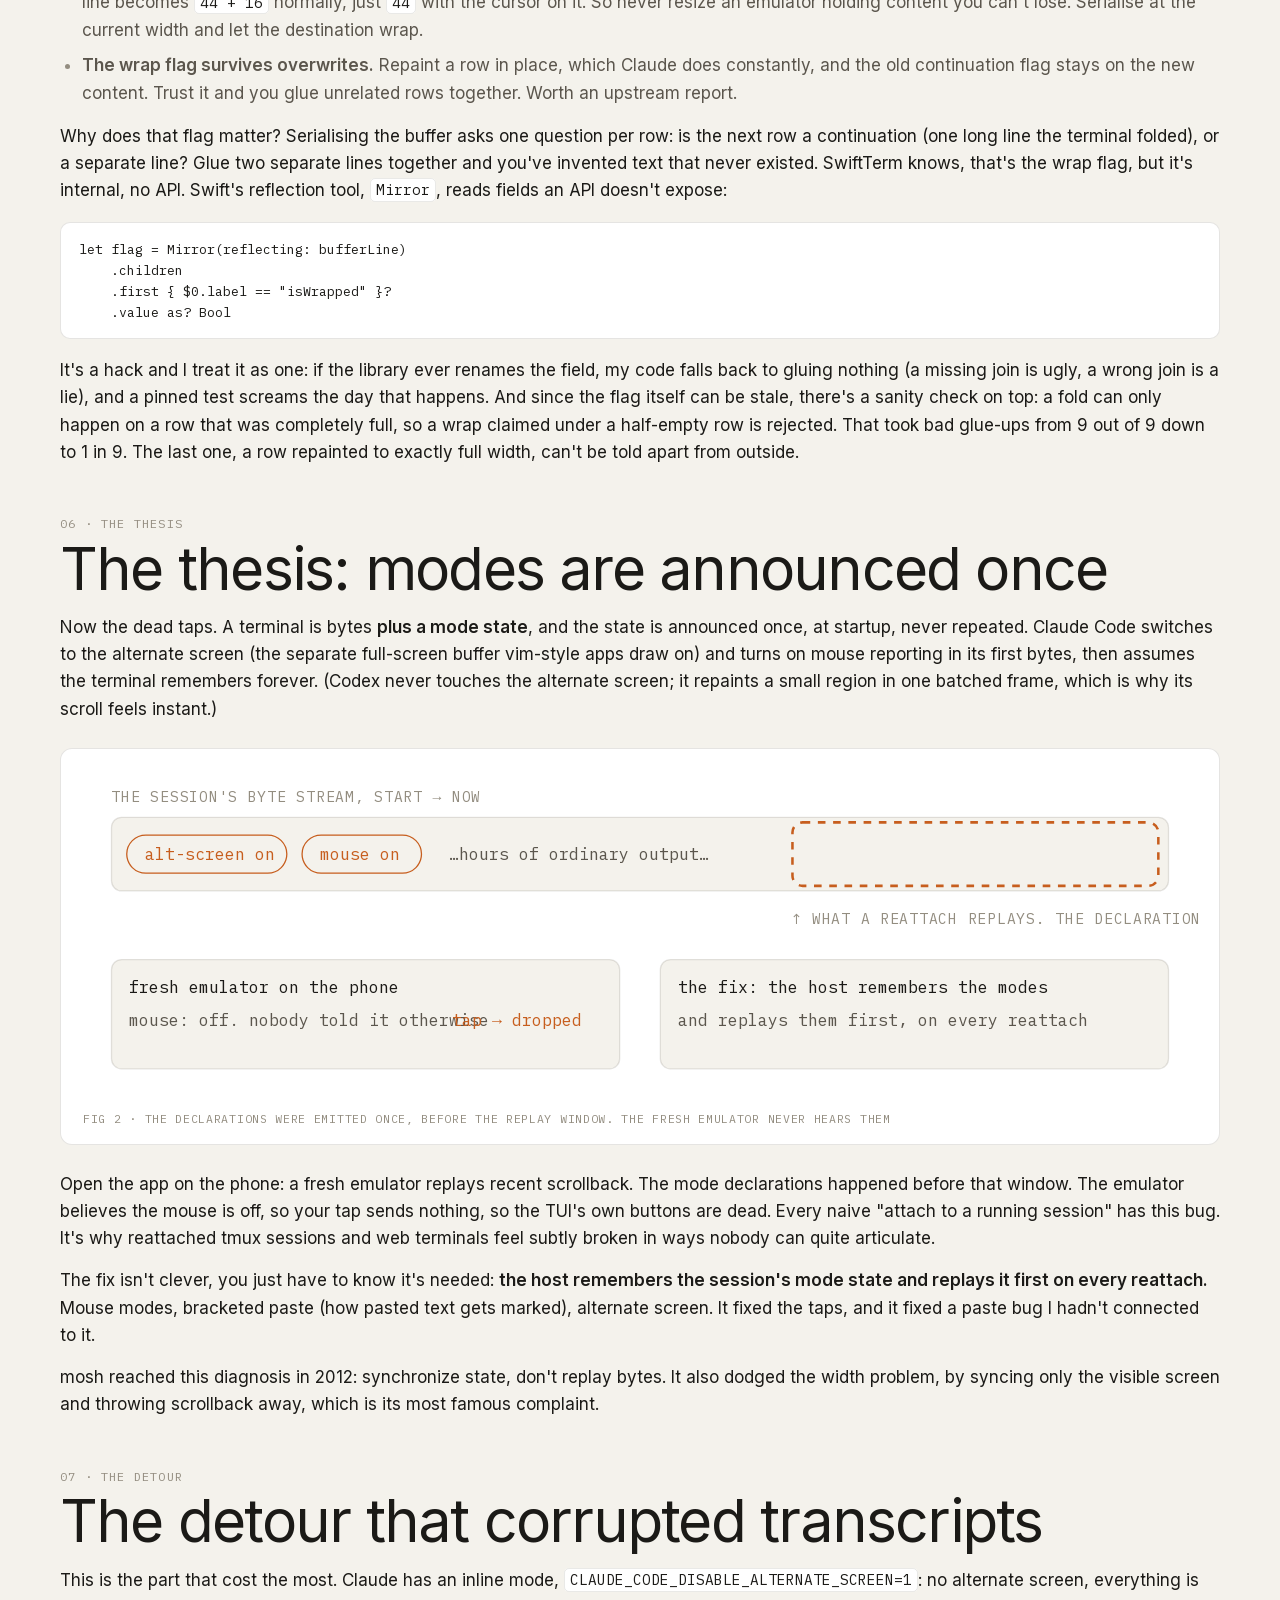
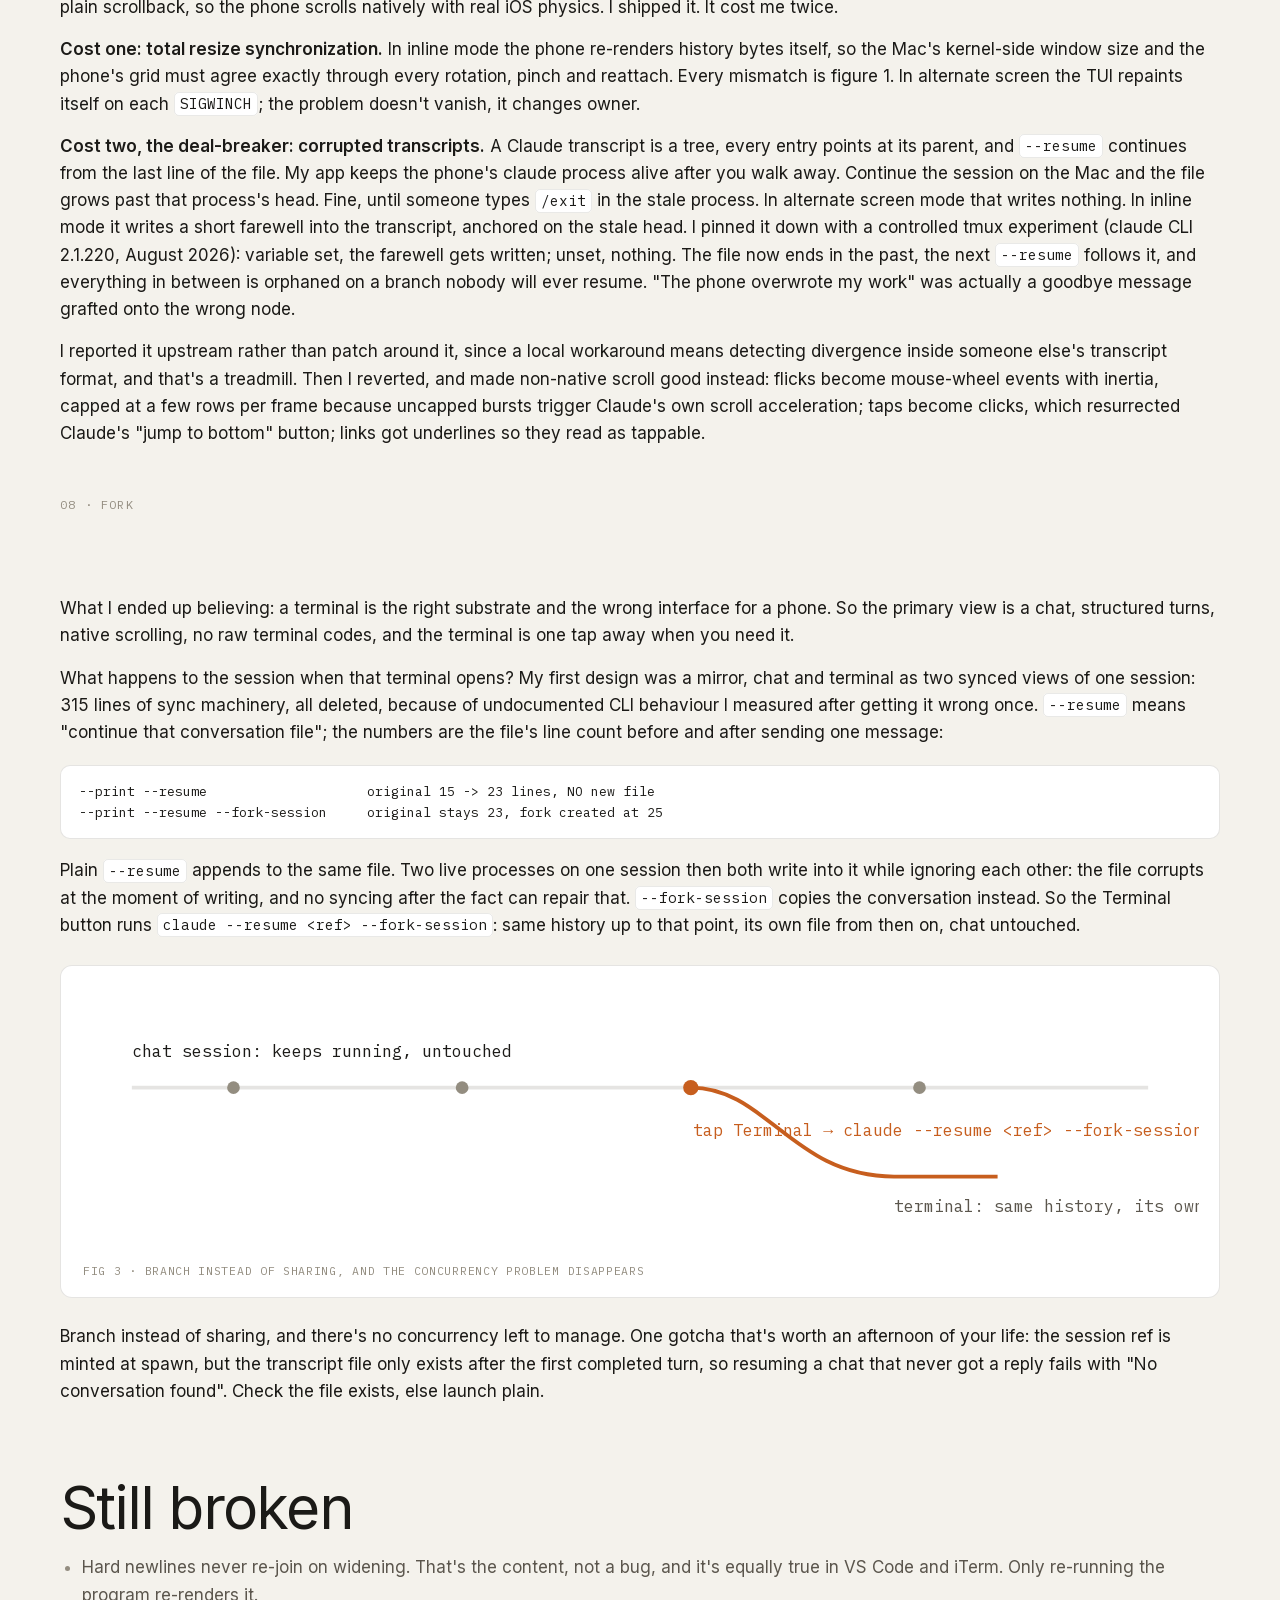
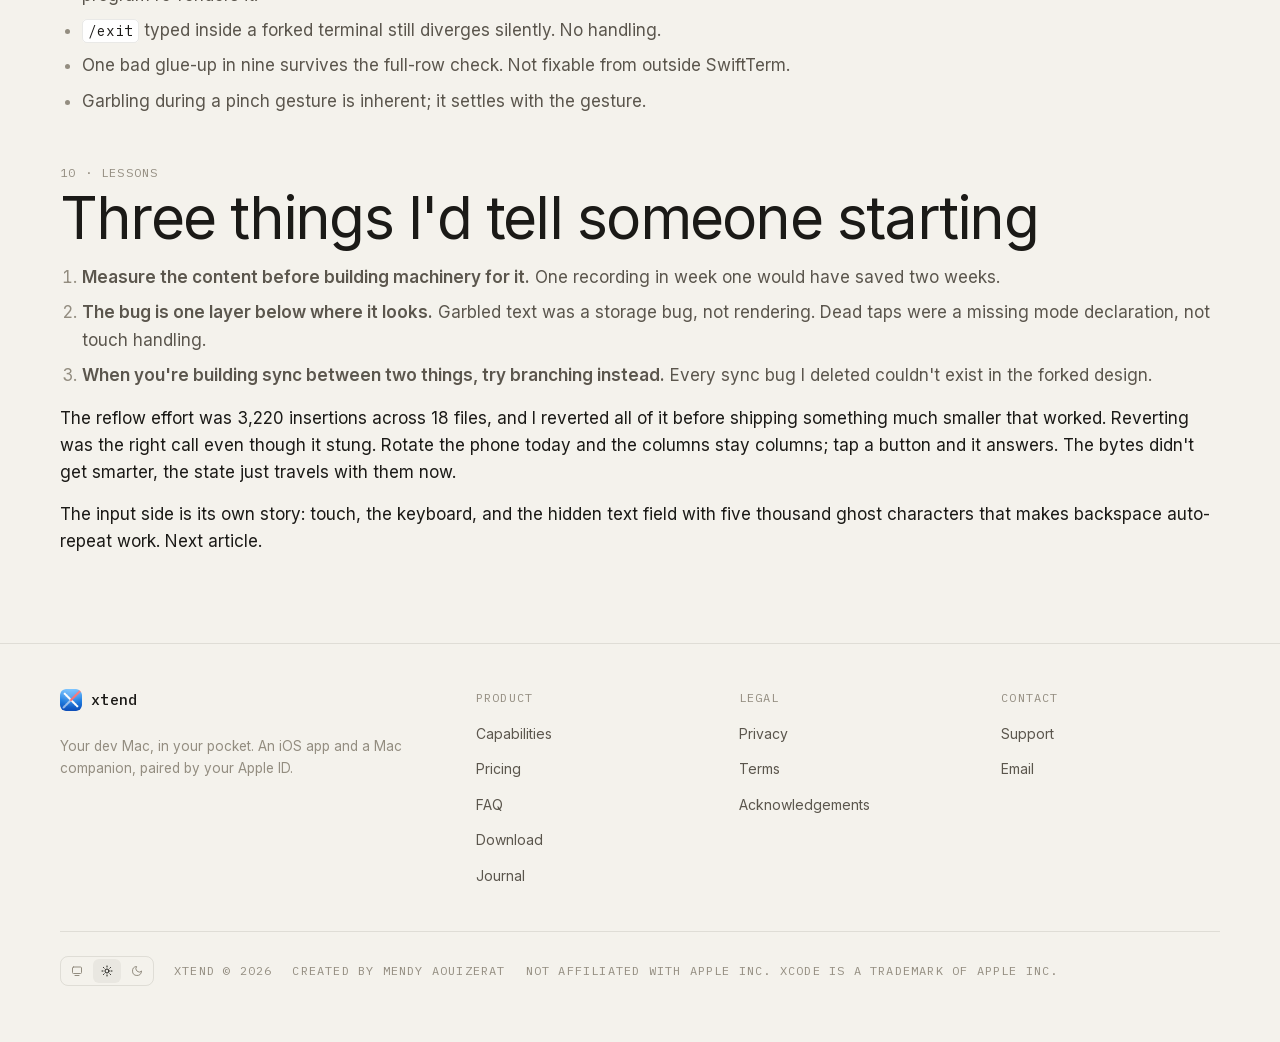
<file: blog/terminal-state-you-cant-replay.html>
<!DOCTYPE html>
<html lang="en" data-theme="light">
<head>
<meta charset="UTF-8">
<meta name="viewport" content="width=device-width, initial-scale=1.0">
<title>Why Claude Code garbles when you rotate your phone · Xtend Journal</title>
<meta name="description" content="Two weeks on column widths, one measurement that ended them, and the thing every 'attach to a running session' implementation gets wrong.">
<meta property="og:type" content="article" />
<meta property="og:title" content="Why Claude Code garbles when you rotate your phone" />
<meta property="og:description" content="Two weeks on column widths, one measurement that ended them, and the thing every 'attach to a running session' implementation gets wrong." />
<meta property="og:url" content="https://getxtend.com/blog/terminal-state-you-cant-replay.html" />
<meta property="og:image" content="https://getxtend.com/xtend-og.png" />
<meta property="og:site_name" content="Xtend" />
<meta name="twitter:card" content="summary_large_image" />
<link rel="icon" type="image/svg+xml" href="../favicon.svg">
<link rel="alternate" type="application/rss+xml" title="Xtend Journal" href="https://getxtend.com/blog/feed.xml">
<link rel="stylesheet" href="../site.css">
<script>
(function () {
  var m; try { m = localStorage.getItem('xtend-theme-mode') || 'light'; } catch (e) { m = 'light'; }
  if (m === 'system') m = window.matchMedia && window.matchMedia('(prefers-color-scheme: light)').matches ? 'light' : 'dark';
  document.documentElement.setAttribute('data-theme', m);
  document.documentElement.style.colorScheme = m;
})();
</script>
<style>
  main.journal { padding: 132px 0 72px; }
  .post { margin: 0 auto; }
  .post h1 { margin: 10px 0 14px; }
  .post .kick { display: block; margin: 3rem 0 0.35rem; }
  .post h2 { margin: 0 0 0.9rem; }
  .post p { margin: 0.95rem 0; }
  .post ol, .post ul { margin: 0.95rem 0 0.95rem 1.35rem; color: var(--text-2); }
  .post li { line-height: 1.65; margin: 0.45rem 0; }
  .post li::marker { color: var(--text-3); }
  .post pre { background: var(--surface); border: 1px solid var(--hair-strong); border-radius: 10px;
    padding: 0.95rem 1.15rem; overflow-x: auto; margin: 1.15rem 0;
    font-family: "IBM Plex Mono", ui-monospace, monospace; font-size: 0.82rem; line-height: 1.6; color: var(--text); }
  .post code { font-family: "IBM Plex Mono", ui-monospace, monospace; font-size: 0.85em;
    background: var(--surface); border: 1px solid var(--hair); border-radius: 5px; padding: 0.1em 0.35em; }
  .post pre code { border: none; background: none; padding: 0; font-size: inherit; }
  .post .lede { margin: 0 0 1rem; }
  .postmeta { margin: 0; }
  .postmeta a { color: inherit; }

  /* ===== animated figures: inline SVG so they inherit the theme ===== */
  .fig { background: var(--surface); border: 1px solid var(--hair-strong); border-radius: 12px;
    padding: 20px 20px 8px; margin: 1.6rem 0; }
  
  .fig svg { width: 100%; height: auto; display: block; }
  .fig .cap { font-family: "IBM Plex Mono", ui-monospace, monospace; font-size: 0.72rem;
    letter-spacing: 0.06em; color: var(--text-3); text-transform: uppercase; padding: 10px 2px 8px; }
  .fig text { font-family: "IBM Plex Mono", ui-monospace, monospace; }
  .fig .t  { fill: var(--text); font-size: 13px; }
  .fig .t2 { fill: var(--text-2); font-size: 13px; }
  .fig .t3 { fill: var(--text-3); font-size: 11.5px; letter-spacing: 0.05em; }
  .fig .ta { fill: var(--accent); font-size: 13px; }
  .fig .box { fill: var(--bg); stroke: var(--hair-strong); }
  .fig .ln  { stroke: var(--hair-strong); }
  .fig .lna { stroke: var(--accent); }

  /* figures: nothing essential is ever hidden. The pulse points at what is
     already drawn; the fig-3 branch draws once at page load, well before it
     scrolls into view, and reduced-motion shows it complete. */
  @keyframes pulseBad { 0% { opacity: 0.45; } 50% { opacity: 1; } 100% { opacity: 0.45; } }
  .fig .bad-pulse { animation: pulseBad 2.4s ease-in-out 3; }
  @keyframes drawOnce { from { stroke-dashoffset: 260; } to { stroke-dashoffset: 0; } }
  .figC .branch { stroke-dasharray: 260; stroke-dashoffset: 0; animation: drawOnce 1.6s ease-out 1 both; }
  @media (prefers-reduced-motion: reduce) {
    .fig .bad-pulse, .figC .branch { animation: none; opacity: 1; stroke-dashoffset: 0; }
  }
</style>
</head>
<body id="top">

<nav id="nav">
  <div class="nav-in">
    <a href="../index.html" class="brand"><img src="../app-icon-128.png" width="22" height="22" alt="">xtend</a>
    <div class="nav-r">
      <a href="index.html" class="link">Journal</a>
      <a href="../index.html#capabilities" class="link">Capabilities</a>
      <a href="https://apps.apple.com/app/id6771780750" target="_blank" rel="noopener" class="btn btn-sm btn-fill">App Store</a>
    </div>
  </div>
</nav>

<main class="journal"><div class="wrap">
<article class="post">

<span class="mono postmeta rv in">2026-08-21 · <a href="https://www.linkedin.com/in/mendy-aouizerat/">MENDY AOUIZERAT</a> · SOLO DEV, I BUILD <a href="../index.html">XTEND</a></span>
<h1 class="rv in">Why Claude Code garbles when you rotate your phone</h1>
<p class="lede rv in d1">Two weeks on column widths, one measurement that ended them, and the
thing every "attach to a running session" implementation gets wrong.</p>

<p>I have a Claude Code session running on my Mac, mirrored live on my phone. I rotate the phone. The screen turns into two columns of interleaved garbage. I tap a button in the TUI, the app's text interface. Nothing happens.</p>

<p>Neither of those is a rendering bug. Chasing them took two weeks, one full revert, and one measurement, and on the way the same root cause quietly corrupted session files on disk. The whole story is one fact wearing three disguises: <strong>a byte stream is not a session.</strong> The width, the modes, the transcript head, everything that gives the bytes meaning, lives outside them and doesn't travel. Almost none of it is written down anywhere, so here it is.</p>

<span class="mono kick rv">01 · PRIOR ART</span>

<h2 class="rv">What already exists, honestly</h2>

<ul><li><strong>ssh + tmux is the right answer for most people.</strong> Blink or Secure ShellFish, Tailscale, done. If that covers you, stop reading and go set it up.</li><li><strong>VS Code Remote / Codespaces / Cursor</strong>: they solve editing, not a running Simulator, and a full editor on a phone screen is misery.</li><li><strong>VNC / RDP</strong>: solves everything visually, at desktop-UI-on-a-phone prices.</li><li><strong>Hosted agents</strong>: fine until you need <code>xcodebuild</code>, a Simulator, or a certificate that lives on your machine.</li><li><strong>reptyr</strong>: steals a running process into a new terminal with ptrace, the debugger interface. Prior art for everything with "attach" in the name.</li><li><strong>ACP</strong> (the <a href="https://agentclientprotocol.com">Agent Client Protocol</a>, JSON-RPC between editor and agent; Zed 2025, JetBrains and Neovim since): for an agent that speaks it, every problem below disappears. I use it, and adding an agent is a config entry, not code. But it gives you the agent, not the machine: no builds, no logs, no debugger. The PTY, the pseudo-terminal every command-line program speaks, is the one interface everything has.</li></ul>

<p>I wanted the machine, so I was stuck with the PTY.</p>

<span class="mono kick rv">02 · PTY</span>

<h2 class="rv">The thirty seconds of PTY you need</h2>

<p>Spawn a process with pipes and you get its output but no terminal: <code>isatty()</code> is false, <code>vim</code> won't draw, and there's no window size, because a pipe doesn't have one. It's the same reason <code>git log</code> gives you a pager in a terminal and a raw dump when piped into a file. <code>forkpty()</code> creates the real thing. The kernel then owns a window size for that tty, and when it changes it sends the program <code>SIGWINCH</code>, "window changed". That signal is the only reason <code>vim</code> knows to redraw. The rest of the TTY story is told better than I'll ever tell it in <a href="https://www.linusakesson.net/programming/tty/">The TTY demystified</a>.</p>

<p>One debugging trick worth stealing: run <code>stty -a</code> on the PTY's own tty. If it reports the right rows and columns, your wrapper is correct and the bug is above it. Mine was above it.</p>

<span class="mono kick rv">03 · WIDTH</span>

<h2 class="rv">The scrollback has no columns</h2>

<p>A scrollback (the history above the visible screen) is raw bytes, and bytes have no width. Look at the figure: Claude's spinner repaints itself by moving the cursor up two rows from the bottom, over the command line, onto its own row. Replay the same bytes on a narrower grid and the command wraps onto two rows, so up-two now lands inside the wrapped command and the repaint writes a second spinner mid-text. Two texts on one row. That's the garble.</p>

<figure class="fig figA rv">
<svg viewBox="0 0 880 360" role="img" aria-label="Left: painted at 40 columns, the spinner sits two rows above the cursor and repaints itself with cursor-up-2, correctly. Right: the same bytes replayed at 18 columns wrap the command onto two rows, so cursor-up-2 lands inside the wrapped command and the repaint writes a second spinner mid-text.">
  <text x="24" y="26" class="t3">1 · PAINTED AT 40 COLUMNS · CORRECT</text>
  <rect x="24" y="38" width="400" height="150" rx="8" class="box"/>
  <line x1="24" y1="75" x2="424" y2="75" class="ln"/>
  <line x1="24" y1="112" x2="424" y2="112" class="ln"/>
  <line x1="24" y1="149" x2="424" y2="149" class="ln"/>
  <text x="38" y="62"  class="t">Building the app</text>
  <text x="38" y="99"  class="t">⠙ compiling…</text>
  <text x="38" y="136" class="t">❯ xcodebuild -scheme Xtend</text>
  <text x="38" y="173" class="t">done</text>
  <text x="24" y="218" class="t2">The spinner repaints itself with "cursor up 2"</text>
  <text x="24" y="243" class="t2">from the bottom row. Two rows up is the spinner.</text>
  <text x="24" y="268" class="t2">Correct.</text>

  <text x="456" y="26" class="t3">2 · SAME BYTES, REPLAYED AT 18 COLUMNS · GARBLED</text>
  <rect x="456" y="38" width="400" height="187" rx="8" class="box"/>
  <line x1="456" y1="75" x2="856" y2="75" class="ln"/>
  <line x1="456" y1="112" x2="856" y2="112" class="ln"/>
  <line x1="456" y1="149" x2="856" y2="149" class="ln"/>
  <line x1="456" y1="186" x2="856" y2="186" class="ln"/>
  <text x="470" y="62"  class="t">Building the app</text>
  <text x="470" y="99"  class="t">⠙ compiling…</text>
  <g class="bad-pulse">
    <text x="470" y="136" class="ta">⠙ compiling… -sche</text>
  </g>
  <text x="470" y="173" class="t">me Xtend</text>
  <text x="470" y="210" class="t">done</text>
  <text x="456" y="255" class="t2">The command wrapped onto two rows, so "up 2" now</text>
  <text x="456" y="280" class="t2">lands inside it. The repaint writes a second</text>
  <text x="456" y="305" class="ta">spinner mid-command. Two texts on one row.</text>

  <text x="24" y="344" class="ta">The break positions were never in the bytes. They lived in the grid that is gone.</text>
</svg>
<figcaption class="cap">FIG 1 · one stream of drawing instructions, two grids. Only one matches the instructions</figcaption>
</figure>

<p>This is nobody's edge case. Codex merged a <a href="https://github.com/openai/codex/pull/18575">reflow-scrollback-on-resize fix</a> this year. Claude Code's changelog said "Fixed scrollback duplication" in 2.1.116, and <a href="https://github.com/anthropics/claude-code/issues/51828">#51828</a> is open because the symptom came back unchanged four releases in a row, with duplicates still being filed weeks later. When fixes keep not sticking, the cause is usually a layer down.</p>

<p>To replay correctly you have to know where the width changed. So I needed to slip notes into the stream that my own app reads and every other terminal ignores. Terminals have a built-in rule for exactly this, an old escape-sequence family called <strong>APC</strong>: whatever sits between its start and end markers, a terminal that doesn't understand it must silently throw away. This:</p>

<pre><code>ESC _ Xtend;width=90x30 ESC \</code></pre>

<p>travels inside the stream, lands at the right position by construction, invisible everywhere else. Kitty's graphics protocol rides the same rule. One constraint I'd keep if I did it again: the notes are never written into the stored history, they're added at replay time. Storage stays pure bytes, and old history survives any format change.</p>

<span class="mono kick rv">04 · THE MEASUREMENT</span>

<h2 class="rv">The measurement that killed the project</h2>

<p>I built all of that to re-wrap history at any width. Then, in early August, I recorded real Claude Code sessions through tmux at three widths and looked at what the terminal emulator (the component turning bytes into a grid) actually held:</p>

<p><strong>Claude ends every line it prints with a real newline. 252 real rows, zero soft wraps (lines folded by the terminal, not by the text).</strong></p>

<p>There's nothing to re-wrap. Widening the terminal can never make Claude's output reflow, in my app or in VS Code or in iTerm, because the breaks are in the content, not the layout. Two weeks of reflow machinery, aimed at a property the content doesn't have. What survived is much narrower: it fixes repaint artefacts.</p>

<p>The embarrassing part is that one recording in week one would have shown this. The bug was dramatic, so I went straight to fixing it and never looked at what the content was actually made of.</p>

<span class="mono kick rv">05 · SWIFTTERM</span>

<h2 class="rv">Two SwiftTerm bugs, one Mirror</h2>

<p>So the reflow machinery died. What survived, the repaint fix, still had to read the emulator's buffer correctly, and that's where the next two bugs lived. <a href="https://github.com/migueldeicaza/SwiftTerm">SwiftTerm</a> is the terminal emulator most Swift apps embed. Two behaviours each cost me days:</p>

<ul><li><strong><code>resize()</code> loses the cursor's line tail.</strong> Shrink 90 to 44 columns: every line re-wraps correctly except the one under the cursor. A 60-char line becomes <code>44 + 16</code> normally, just <code>44</code> with the cursor on it. So never resize an emulator holding content you can't lose. Serialise at the current width and let the destination wrap.</li><li><strong>The wrap flag survives overwrites.</strong> Repaint a row in place, which Claude does constantly, and the old continuation flag stays on the new content. Trust it and you glue unrelated rows together. Worth an upstream report.</li></ul>

<p>Why does that flag matter? Serialising the buffer asks one question per row: is the next row a continuation (one long line the terminal folded), or a separate line? Glue two separate lines together and you've invented text that never existed. SwiftTerm knows, that's the wrap flag, but it's internal, no API. Swift's reflection tool, <code>Mirror</code>, reads fields an API doesn't expose:</p>

<pre><code>let flag = Mirror(reflecting: bufferLine)
    .children
    .first { $0.label == "isWrapped" }?
    .value as? Bool</code></pre>

<p>It's a hack and I treat it as one: if the library ever renames the field, my code falls back to gluing nothing (a missing join is ugly, a wrong join is a lie), and a pinned test screams the day that happens. And since the flag itself can be stale, there's a sanity check on top: a fold can only happen on a row that was completely full, so a wrap claimed under a half-empty row is rejected. That took bad glue-ups from 9 out of 9 down to 1 in 9. The last one, a row repainted to exactly full width, can't be told apart from outside.</p>

<span class="mono kick rv">06 · THE THESIS</span>

<h2 class="rv">The thesis: modes are announced once</h2>

<p>Now the dead taps. A terminal is bytes <strong>plus a mode state</strong>, and the state is announced once, at startup, never repeated. Claude Code switches to the alternate screen (the separate full-screen buffer vim-style apps draw on) and turns on mouse reporting in its first bytes, then assumes the terminal remembers forever. (Codex never touches the alternate screen; it repaints a small region in one batched frame, which is why its scroll feels instant.)</p>

<figure class="fig figB rv">
<svg viewBox="0 0 880 260" role="img" aria-label="At session start the program emits its mode declarations once: alternate screen on, mouse reporting on. Hours of output follow. A reattach replays only the recent part of the stream, so a fresh emulator never sees the declarations, believes the mouse is off, and drops taps.">
  <text x="24" y="26" class="t3">THE SESSION'S BYTE STREAM, START → NOW</text>
  <rect x="24" y="38" width="832" height="58" rx="8" class="box"/>
  <rect x="36"  y="52" width="126" height="30" rx="15" fill="none" stroke="var(--accent)"/>
  <text x="50" y="72" class="ta">alt-screen on</text>
  <rect x="174" y="52" width="94" height="30" rx="15" fill="none" stroke="var(--accent)"/>
  <text x="188" y="72" class="ta">mouse on</text>
  <text x="290" y="72" class="t2">…hours of ordinary output…</text>
  <rect x="560" y="42" width="288" height="50" rx="8" fill="none" class="lna" stroke-width="2" stroke-dasharray="6 6"/>
  <text x="560" y="122" class="t3">↑ WHAT A REATTACH REPLAYS. THE DECLARATIONS ARE OUTSIDE IT</text>

  <rect x="24" y="150" width="400" height="86" rx="8" class="box"/>
  <text x="38" y="176" class="t">fresh emulator on the phone</text>
  <text x="38" y="202" class="t2">mouse: off. nobody told it otherwise</text>
  <g class="bad-pulse"><text x="292" y="202" class="ta">tap → dropped</text></g>

  <rect x="456" y="150" width="400" height="86" rx="8" class="box"/>
  <text x="470" y="176" class="t">the fix: the host remembers the modes</text>
  <text x="470" y="202" class="t2">and replays them first, on every reattach</text>
</svg>
<figcaption class="cap">FIG 2 · the declarations were emitted once, before the replay window. The fresh emulator never hears them</figcaption>
</figure>

<p>Open the app on the phone: a fresh emulator replays recent scrollback. The mode declarations happened before that window. The emulator believes the mouse is off, so your tap sends nothing, so the TUI's own buttons are dead. Every naive "attach to a running session" has this bug. It's why reattached tmux sessions and web terminals feel subtly broken in ways nobody can quite articulate.</p>

<p>The fix isn't clever, you just have to know it's needed: <strong>the host remembers the session's mode state and replays it first on every reattach.</strong> Mouse modes, bracketed paste (how pasted text gets marked), alternate screen. It fixed the taps, and it fixed a paste bug I hadn't connected to it.</p>

<p>mosh reached this diagnosis in 2012: synchronize state, don't replay bytes. It also dodged the width problem, by syncing only the visible screen and throwing scrollback away, which is its most famous complaint.</p>

<span class="mono kick rv">07 · THE DETOUR</span>

<h2 class="rv">The detour that corrupted transcripts</h2>

<p>This is the part that cost the most. Claude has an inline mode, <code>CLAUDE_CODE_DISABLE_ALTERNATE_SCREEN=1</code>: no alternate screen, everything is plain scrollback, so the phone scrolls natively with real iOS physics. I shipped it. It cost me twice.</p>

<p><strong>Cost one: total resize synchronization.</strong> In inline mode the phone re-renders history bytes itself, so the Mac's kernel-side window size and the phone's grid must agree exactly through every rotation, pinch and reattach. Every mismatch is figure 1. In alternate screen the TUI repaints itself on each <code>SIGWINCH</code>; the problem doesn't vanish, it changes owner.</p>

<p><strong>Cost two, the deal-breaker: corrupted transcripts.</strong> A Claude transcript is a tree, every entry points at its parent, and <code>--resume</code> continues from the last line of the file. My app keeps the phone's claude process alive after you walk away. Continue the session on the Mac and the file grows past that process's head. Fine, until someone types <code>/exit</code> in the stale process. In alternate screen mode that writes nothing. In inline mode it writes a short farewell into the transcript, anchored on the stale head. I pinned it down with a controlled tmux experiment (claude CLI 2.1.220, August 2026): variable set, the farewell gets written; unset, nothing. The file now ends in the past, the next <code>--resume</code> follows it, and everything in between is orphaned on a branch nobody will ever resume. "The phone overwrote my work" was actually a goodbye message grafted onto the wrong node.</p>

<p>I reported it upstream rather than patch around it, since a local workaround means detecting divergence inside someone else's transcript format, and that's a treadmill. Then I reverted, and made non-native scroll good instead: flicks become mouse-wheel events with inertia, capped at a few rows per frame because uncapped bursts trigger Claude's own scroll acceleration; taps become clicks, which resurrected Claude's "jump to bottom" button; links got underlines so they read as tappable.</p>

<span class="mono kick rv">08 · FORK</span>

<h2 class="rv">Fork, don't mirror</h2>

<p>What I ended up believing: a terminal is the right substrate and the wrong interface for a phone. So the primary view is a chat, structured turns, native scrolling, no raw terminal codes, and the terminal is one tap away when you need it.</p>

<p>What happens to the session when that terminal opens? My first design was a mirror, chat and terminal as two synced views of one session: 315 lines of sync machinery, all deleted, because of undocumented CLI behaviour I measured after getting it wrong once. <code>--resume</code> means "continue that conversation file"; the numbers are the file's line count before and after sending one message:</p>

<pre><code>--print --resume                    original 15 -&gt; 23 lines, NO new file
--print --resume --fork-session     original stays 23, fork created at 25</code></pre>

<p>Plain <code>--resume</code> appends to the same file. Two live processes on one session then both write into it while ignoring each other: the file corrupts at the moment of writing, and no syncing after the fact can repair that. <code>--fork-session</code> copies the conversation instead. So the Terminal button runs <code>claude --resume &lt;ref&gt; --fork-session</code>: same history up to that point, its own file from then on, chat untouched.</p>

<figure class="fig figC rv">
<svg viewBox="0 0 880 210" role="img" aria-label="The chat session continues on its own transcript; tapping Terminal forks a new branch that shares the history up to that point and then writes to its own transcript.">
  <line x1="40" y1="80" x2="840" y2="80" class="ln" stroke-width="3"/>
  <circle cx="120" cy="80" r="5" fill="var(--text-3)"/>
  <circle cx="300" cy="80" r="5" fill="var(--text-3)"/>
  <circle cx="480" cy="80" r="6" fill="var(--accent)"/>
  <circle cx="660" cy="80" r="5" fill="var(--text-3)"/>
  <text x="40" y="56" class="t">chat session: keeps running, untouched</text>
  <path class="branch lna" d="M 480 80 C 540 80 560 150 640 150 L 830 150" fill="none" stroke-width="3"/>
  <g class="blabel">
    <text x="482" y="118" class="ta">tap Terminal → claude --resume &lt;ref&gt; --fork-session</text>
    <text x="640" y="178" class="t2">terminal: same history, its own transcript</text>
  </g>
</svg>
<figcaption class="cap">FIG 3 · branch instead of sharing, and the concurrency problem disappears</figcaption>
</figure>

<p>Branch instead of sharing, and there's no concurrency left to manage. One gotcha that's worth an afternoon of your life: the session ref is minted at spawn, but the transcript file only exists after the first completed turn, so resuming a chat that never got a reply fails with "No conversation found". Check the file exists, else launch plain.</p>

<span class="mono kick rv">09 · STILL BROKEN</span>

<h2 class="rv">Still broken</h2>

<ul><li>Hard newlines never re-join on widening. That's the content, not a bug, and it's equally true in VS Code and iTerm. Only re-running the program re-renders it.</li><li><code>/exit</code> typed inside a forked terminal still diverges silently. No handling.</li><li>One bad glue-up in nine survives the full-row check. Not fixable from outside SwiftTerm.</li><li>Garbling during a pinch gesture is inherent; it settles with the gesture.</li></ul>

<span class="mono kick rv">10 · LESSONS</span>

<h2 class="rv">Three things I'd tell someone starting</h2>

<ol><li><strong>Measure the content before building machinery for it.</strong> One recording in week one would have saved two weeks.</li><li><strong>The bug is one layer below where it looks.</strong> Garbled text was a storage bug, not rendering. Dead taps were a missing mode declaration, not touch handling.</li><li><strong>When you're building sync between two things, try branching instead.</strong> Every sync bug I deleted couldn't exist in the forked design.</li></ol>

<p>The reflow effort was 3,220 insertions across 18 files, and I reverted all of it before shipping something much smaller that worked. Reverting was the right call even though it stung. Rotate the phone today and the columns stay columns; tap a button and it answers. The bytes didn't get smarter, the state just travels with them now.</p>

<p>The input side is its own story: touch, the keyboard, and the hidden text field with five thousand ghost characters that makes backspace auto-repeat work. Next article.</p>

</article>
</div></main>

<footer>
  <div class="wrap">
    <div class="foot rv in">
      <div class="foot-brand">
        <a href="../index.html" class="brand"><img src="../app-icon-128.png" width="22" height="22" alt="">xtend</a>
        <p>Your dev Mac, in your pocket. An iOS app and a Mac companion, paired by your Apple ID.</p>
      </div>
      <div class="foot-col">
        <span class="mono">Product</span>
        <a href="../index.html#capabilities">Capabilities</a>
        <a href="../index.html#pricing">Pricing</a>
        <a href="../index.html#faq">FAQ</a>
        <a href="../index.html#download">Download</a>
        <a href="index.html">Journal</a>
      </div>
      <div class="foot-col">
        <span class="mono">Legal</span>
        <a href="../privacy.html">Privacy</a>
        <a href="../terms.html">Terms</a>
        <a href="../acknowledgements.html">Acknowledgements</a>
      </div>
      <div class="foot-col">
        <span class="mono">Contact</span>
        <a href="../support.html">Support</a>
        <a href="mailto:support@getxtend.com">Email</a>
      </div>
    </div>
    <div class="foot-meta mono rv in">
      <div class="themes" id="themes" role="radiogroup" aria-label="Theme">
        <button data-set="system" aria-label="System theme"><svg viewBox="0 0 24 24" width="12" height="12" fill="none" stroke="currentColor" stroke-width="2" stroke-linecap="round"><rect x="3" y="4" width="18" height="13" rx="2"></rect><line x1="8" y1="21" x2="16" y2="21"></line></svg></button>
        <button data-set="light" aria-label="Light theme"><svg viewBox="0 0 24 24" width="12" height="12" fill="none" stroke="currentColor" stroke-width="2" stroke-linecap="round"><circle cx="12" cy="12" r="4"></circle><path d="M12 2v2M12 20v2M4.9 4.9l1.4 1.4M17.7 17.7l1.4 1.4M2 12h2M20 12h2M4.9 19.1l1.4-1.4M17.7 6.3l1.4-1.4"></path></svg></button>
        <button data-set="dark" aria-label="Dark theme"><svg viewBox="0 0 24 24" width="12" height="12" fill="none" stroke="currentColor" stroke-width="2" stroke-linecap="round"><path d="M21 12.8A9 9 0 1 1 11.2 3 7 7 0 0 0 21 12.8z"></path></svg></button>
      </div>
      <span>Xtend © 2026</span>
      <span>Created by Mendy Aouizerat</span>
      <span>Not affiliated with Apple Inc. Xcode is a trademark of Apple Inc.</span>
    </div>
  </div>
</footer>

<script>
(function () {
  'use strict';
  var KEY = 'xtend-theme-mode';
  var mq = window.matchMedia ? window.matchMedia('(prefers-color-scheme: light)') : null;
  function osTheme() { return mq && mq.matches ? 'light' : 'dark'; }
  function readMode() { try { return localStorage.getItem(KEY) || 'light'; } catch (e) { return 'light'; } }
  function apply(mode) {
    var r = mode === 'system' ? osTheme() : mode;
    document.documentElement.setAttribute('data-theme', r);
    document.documentElement.style.colorScheme = r;
    var btns = document.querySelectorAll('.themes button');
    for (var i = 0; i < btns.length; i++)
      btns[i].setAttribute('aria-pressed', btns[i].getAttribute('data-set') === mode ? 'true' : 'false');
  }
  apply(readMode());
  var seg = document.getElementById('themes');
  if (seg) seg.addEventListener('click', function (e) {
    var b = e.target.closest('button[data-set]');
    if (!b) return;
    var m = b.getAttribute('data-set');
    try { localStorage.setItem(KEY, m); } catch (err) {}
    apply(m);
  });
  if (mq && mq.addEventListener) mq.addEventListener('change', function () { if (readMode() === 'system') apply('system'); });

  var nav = document.getElementById('nav');
  function onScroll() { if (nav) nav.classList.toggle('stuck', (window.scrollY || 0) > 8); }
  window.addEventListener('scroll', onScroll, { passive: true });
  onScroll();

  /* reveal-on-scroll, same rhythm as the landing */
  var els = document.querySelectorAll('.rv:not(.in)');
  if ('IntersectionObserver' in window) {
    var io = new IntersectionObserver(function (entries) {
      entries.forEach(function (en) {
        if (en.isIntersecting) { en.target.classList.add('in'); io.unobserve(en.target); }
      });
    }, { rootMargin: '0px 0px -8% 0px' });
    els.forEach(function (el) { io.observe(el); });
  } else {
    els.forEach(function (el) { el.classList.add('in'); });
  }
})();
</script>

</body>
</html>
</file>
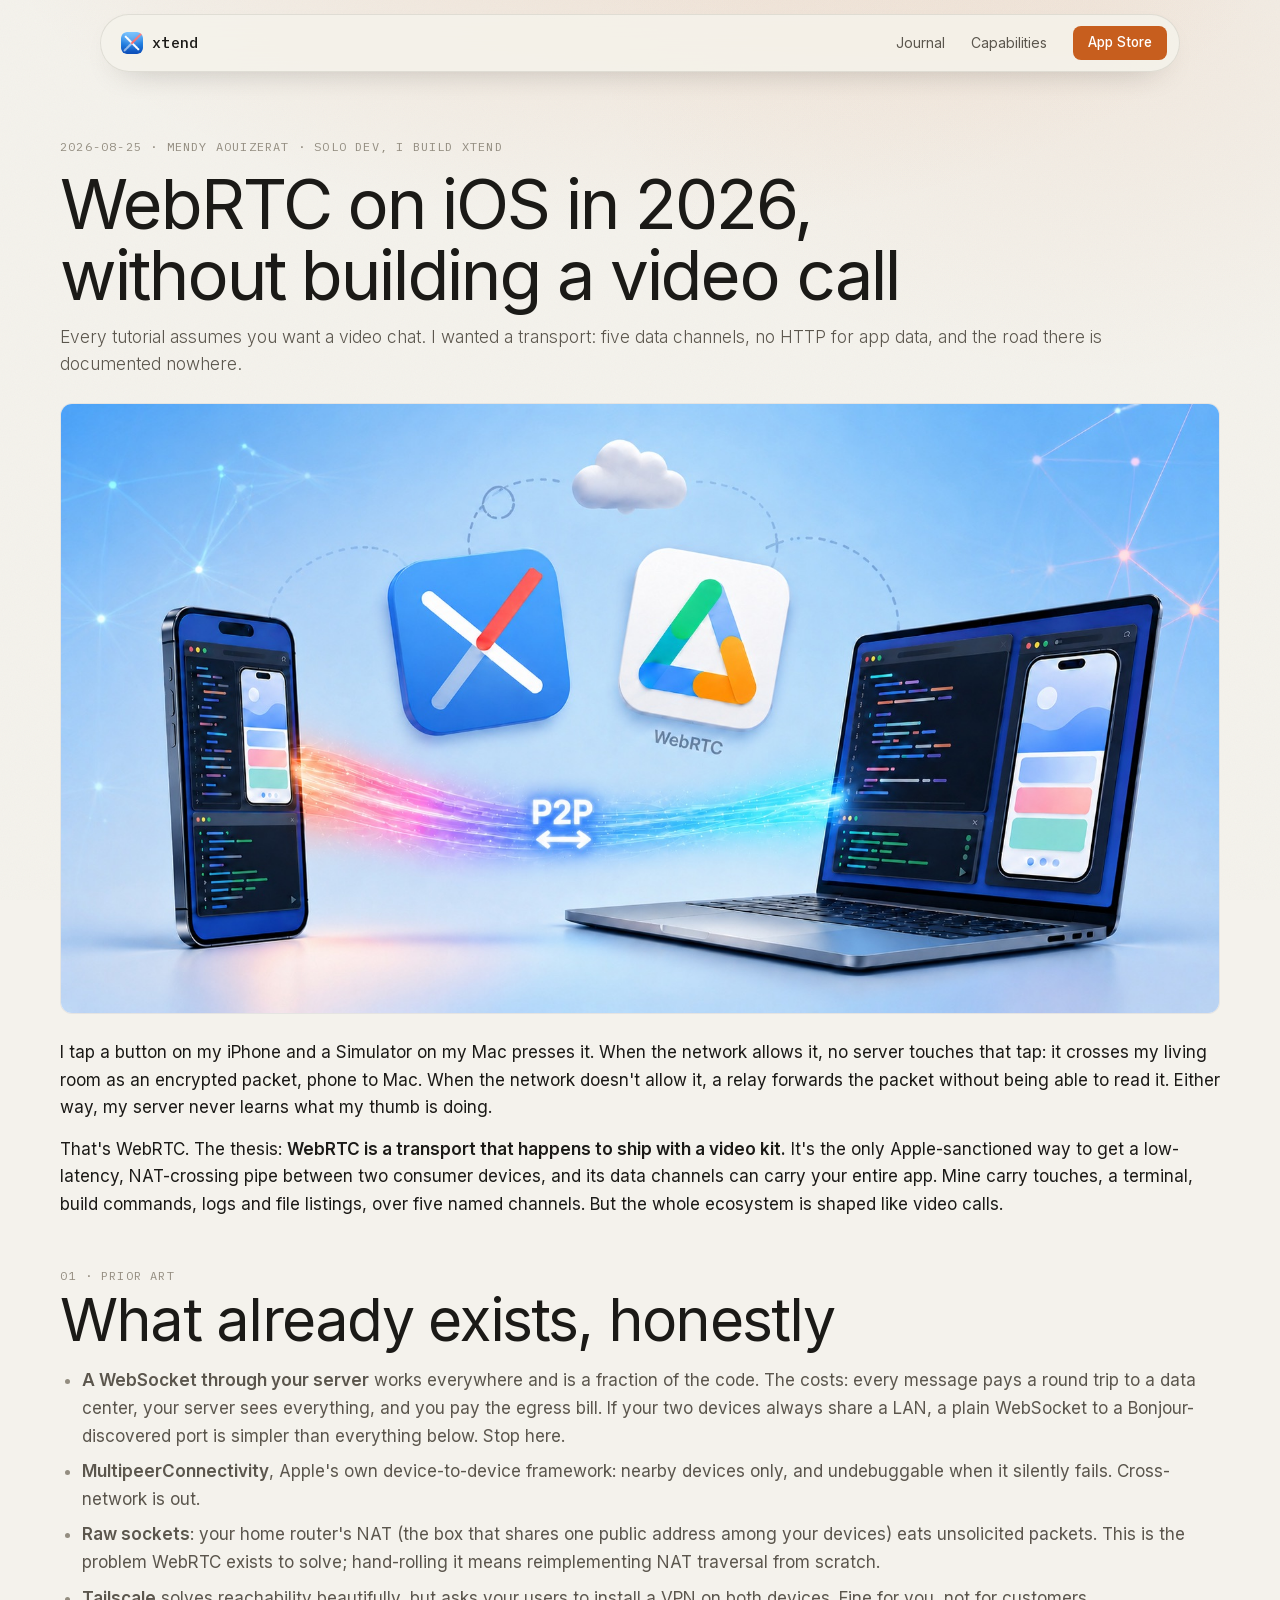
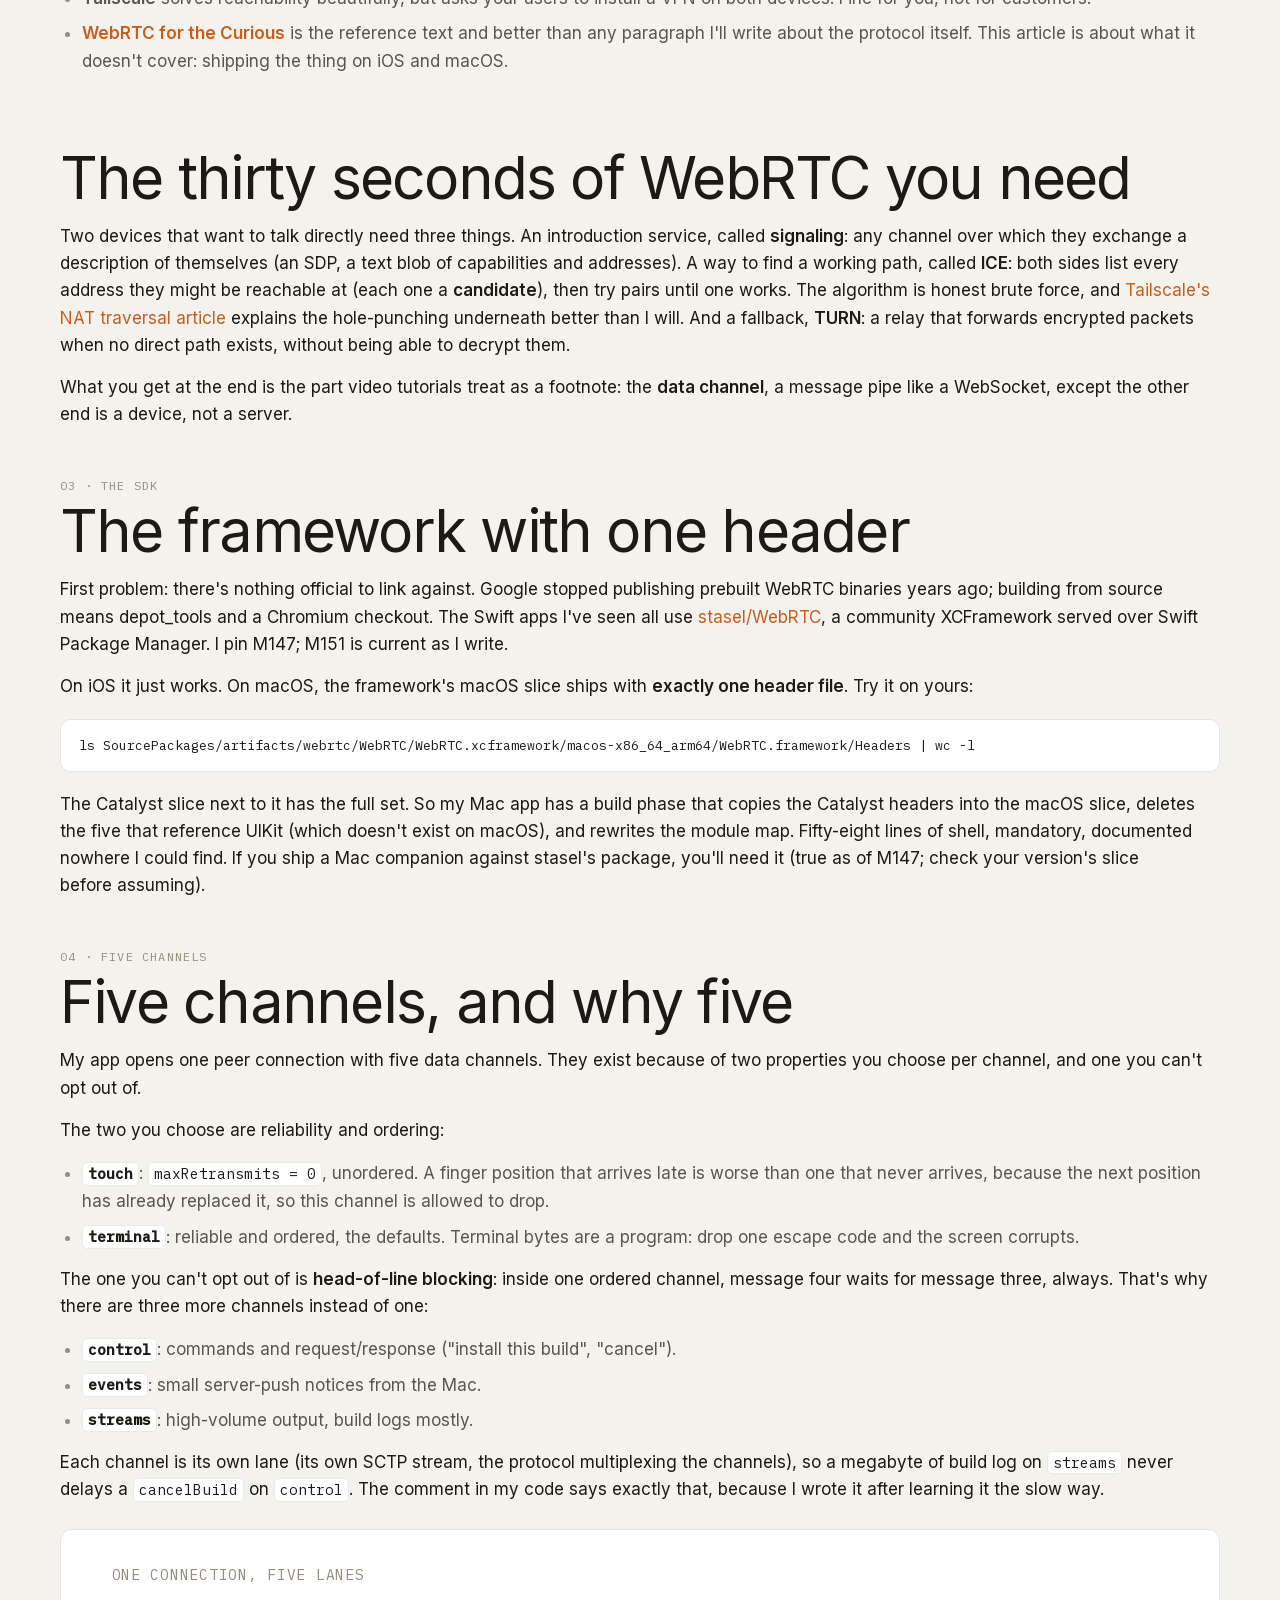
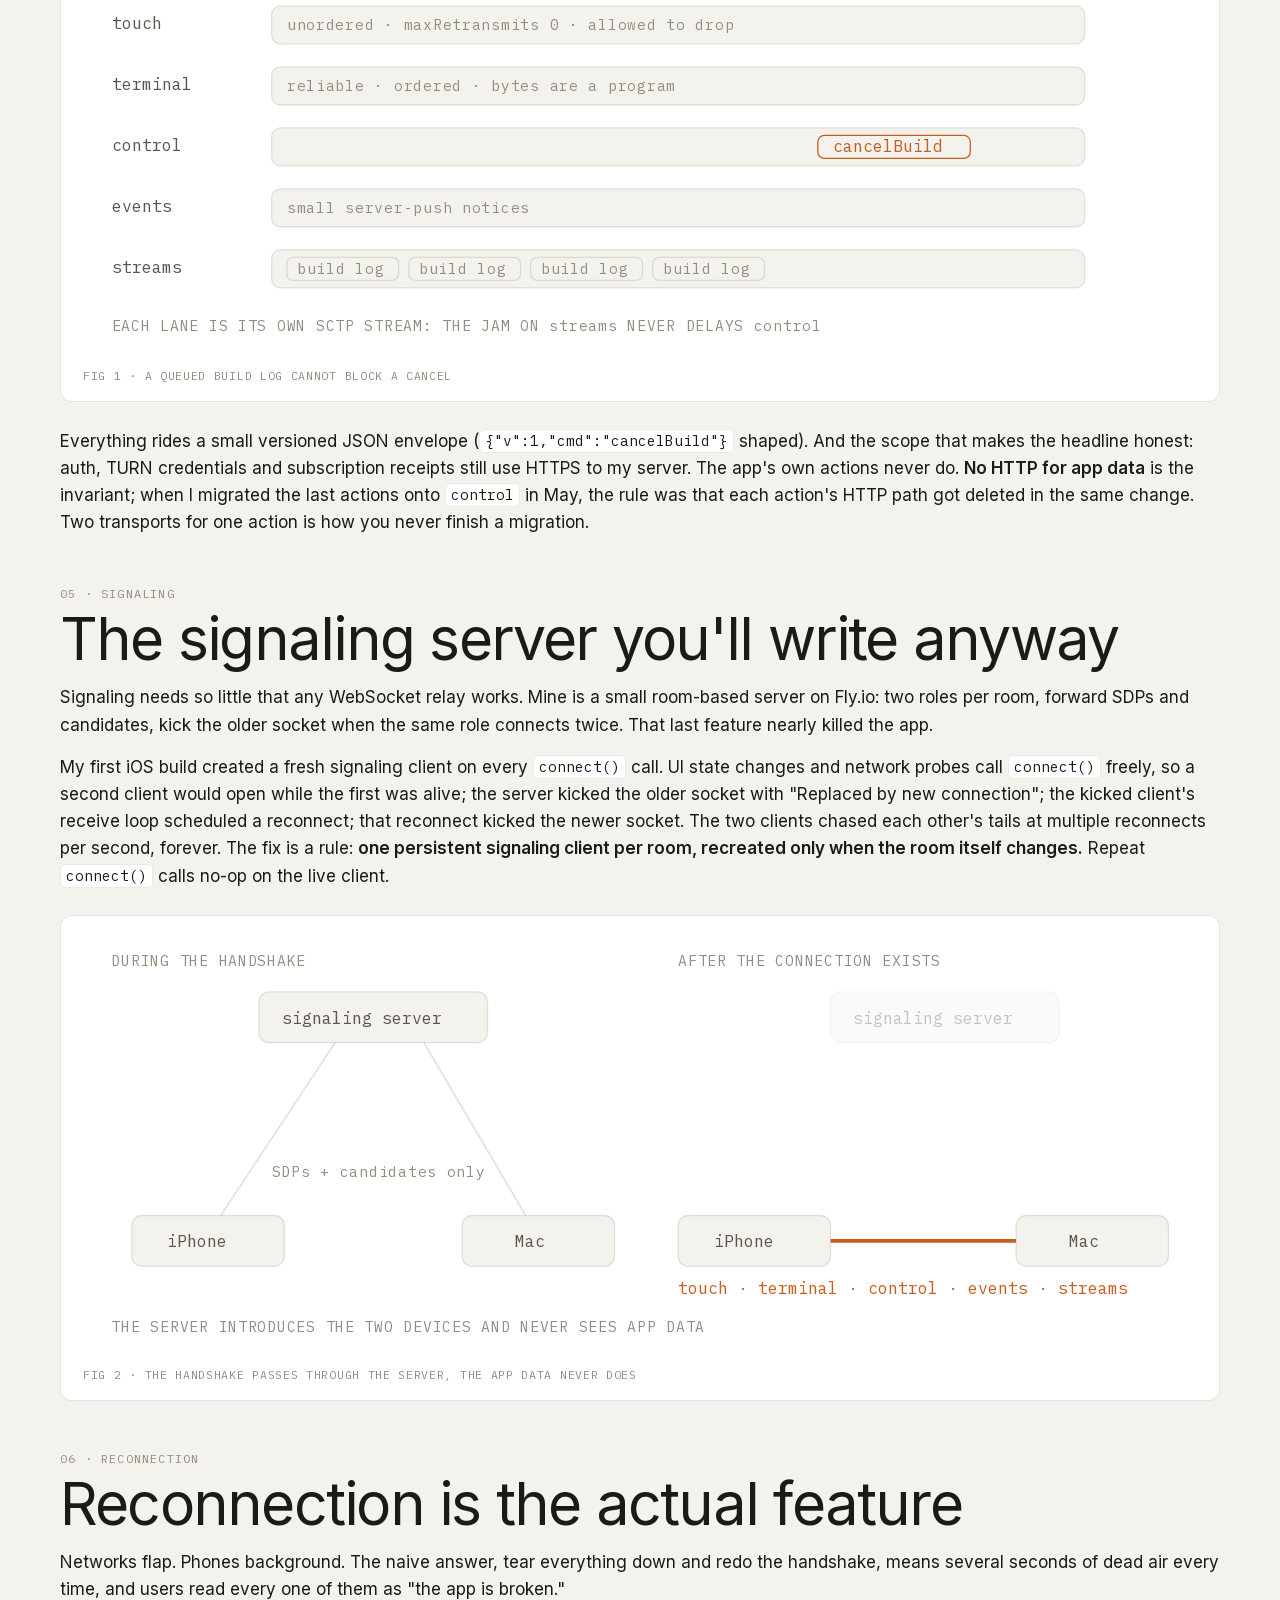
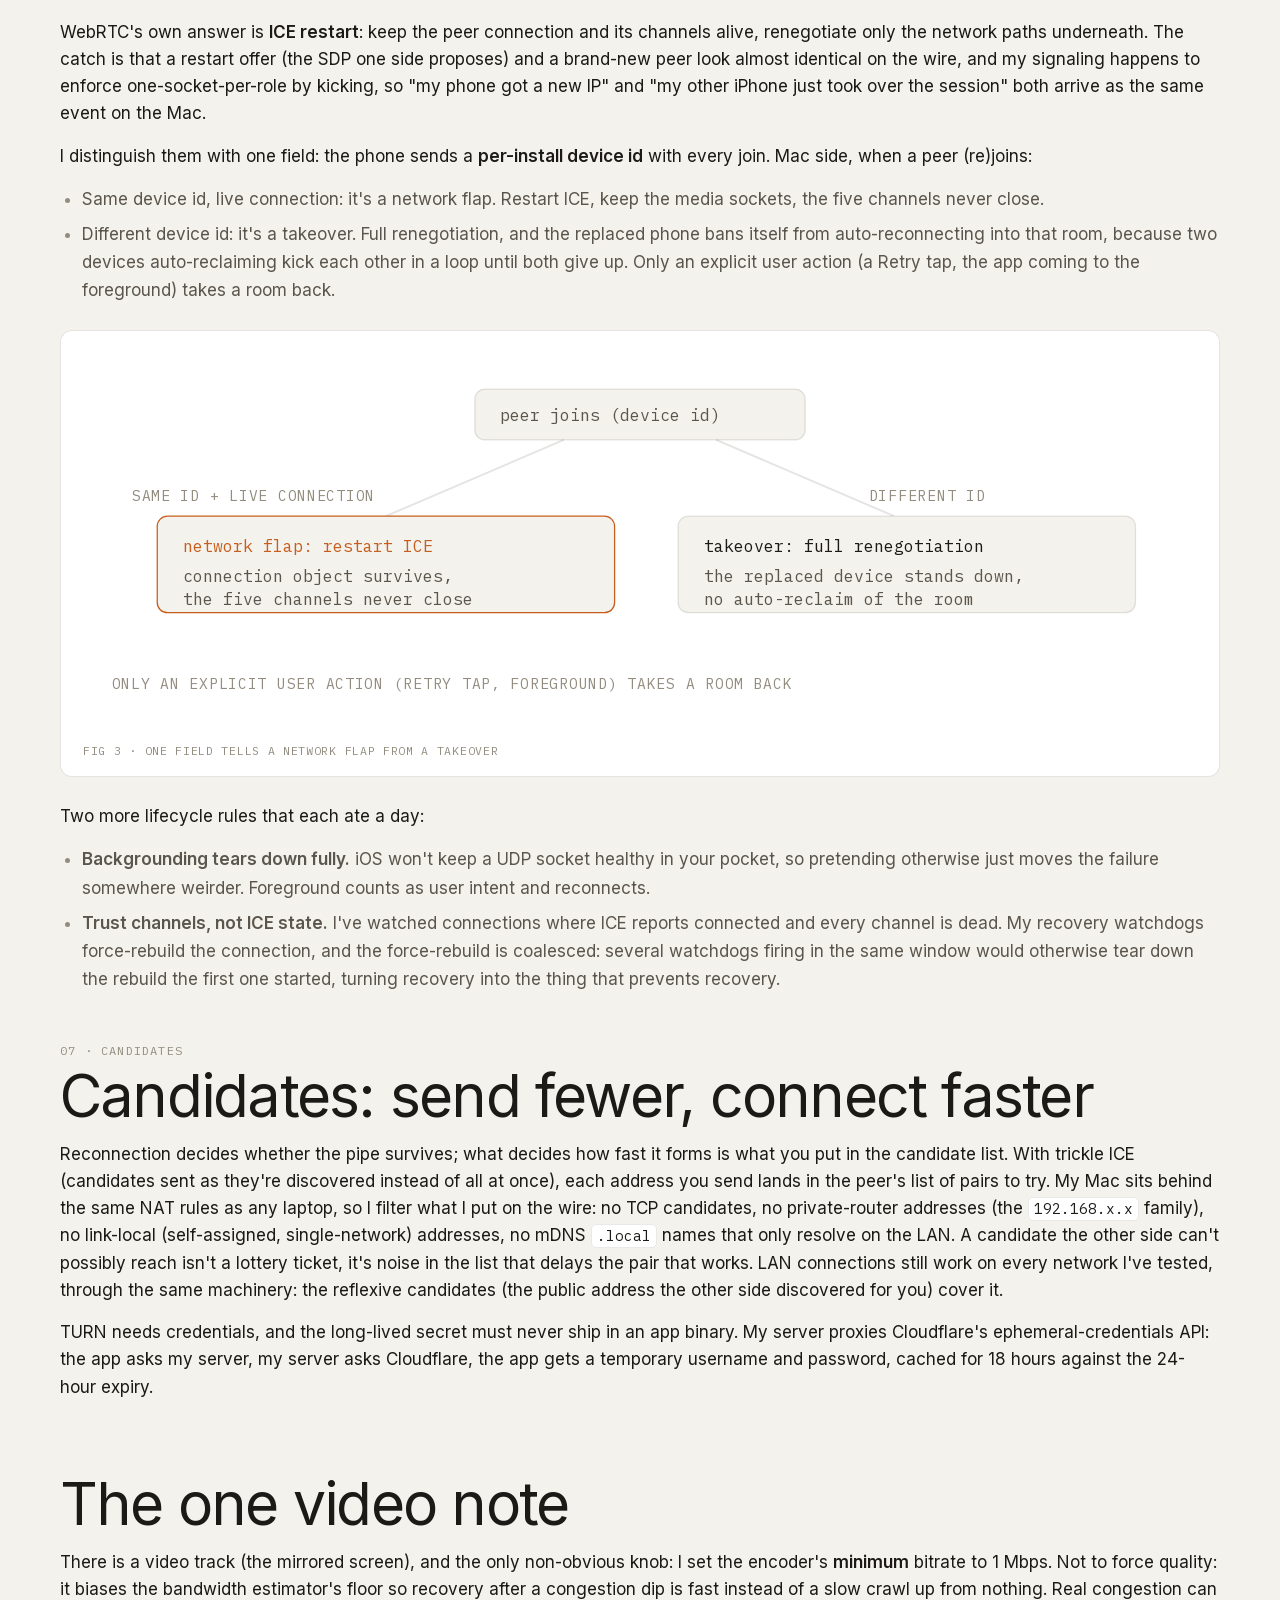
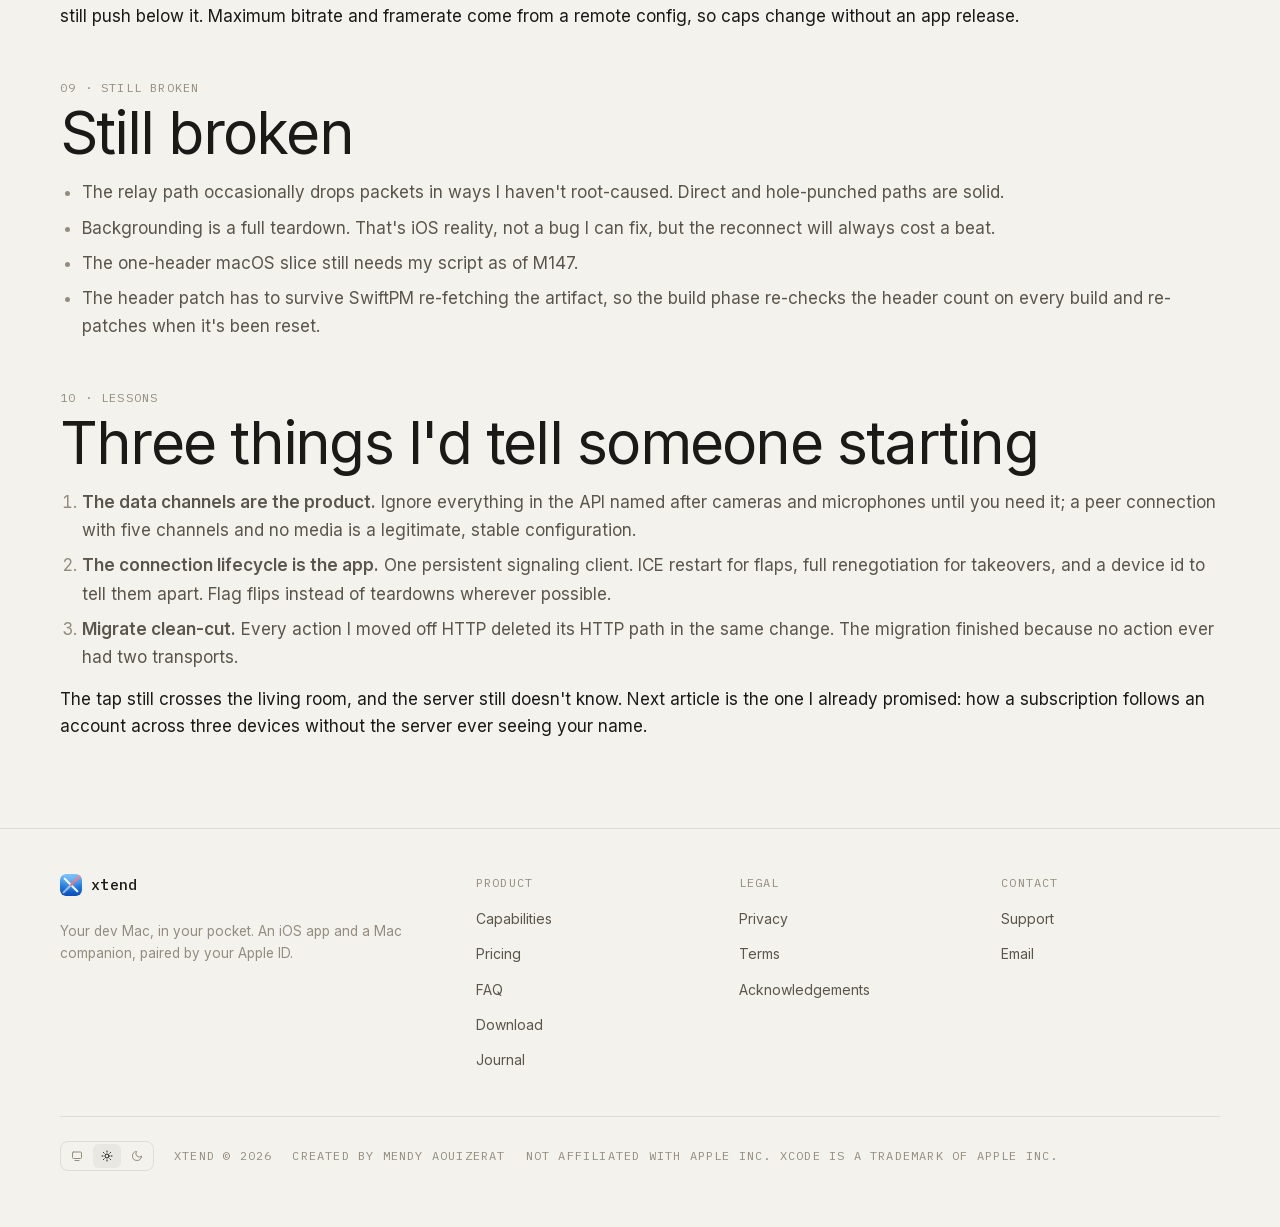
<file: blog/webrtc-ios-without-video-call.html>
<!DOCTYPE html>
<html lang="en" data-theme="light">
<head>
<meta charset="UTF-8">
<meta name="viewport" content="width=device-width, initial-scale=1.0">
<title>WebRTC on iOS in 2026, without building a video call · Xtend Journal</title>
<meta name="description" content="Five data channels, no HTTP for app data: using WebRTC as an app transport between iPhone and Mac. The one-header framework, the WebSocket storm, ICE restart vs takeover, and why fewer candidates connect faster.">
<meta property="og:type" content="article" />
<meta property="og:title" content="WebRTC on iOS in 2026, without building a video call" />
<meta property="og:description" content="Five data channels, no HTTP for app data: using WebRTC as an app transport between iPhone and Mac. The one-header framework, the WebSocket storm, ICE restart vs takeover, and why fewer candidates connect faster." />
<meta property="og:url" content="https://getxtend.com/blog/webrtc-ios-without-video-call.html" />
<meta property="og:image" content="https://getxtend.com/blog/webrtc-hero.jpg" />
<meta property="og:site_name" content="Xtend" />
<meta name="twitter:card" content="summary_large_image" />
<link rel="icon" type="image/svg+xml" href="../favicon.svg">
<link rel="alternate" type="application/rss+xml" title="Xtend Journal" href="https://getxtend.com/blog/feed.xml">
<link rel="stylesheet" href="../site.css">
<script>
(function () {
  var m; try { m = localStorage.getItem('xtend-theme-mode') || 'light'; } catch (e) { m = 'light'; }
  if (m === 'system') m = window.matchMedia && window.matchMedia('(prefers-color-scheme: light)').matches ? 'light' : 'dark';
  document.documentElement.setAttribute('data-theme', m);
  document.documentElement.style.colorScheme = m;
})();
</script>
<style>
  main.journal { padding: 132px 0 72px; }
  .post { margin: 0 auto; }
  .post h1 { margin: 10px 0 14px; }
  .post .kick { display: block; margin: 3rem 0 0.35rem; }
  .post h2 { margin: 0 0 0.9rem; }
  .post p { margin: 0.95rem 0; }
  .post ol, .post ul { margin: 0.95rem 0 0.95rem 1.35rem; color: var(--text-2); }
  .post li { line-height: 1.65; margin: 0.45rem 0; }
  .post li::marker { color: var(--text-3); }
  .post pre { background: var(--surface); border: 1px solid var(--hair-strong); border-radius: 10px;
    padding: 0.95rem 1.15rem; overflow-x: auto; margin: 1.15rem 0;
    font-family: "IBM Plex Mono", ui-monospace, monospace; font-size: 0.82rem; line-height: 1.6; color: var(--text); }
  .post code { font-family: "IBM Plex Mono", ui-monospace, monospace; font-size: 0.85em;
    background: var(--surface); border: 1px solid var(--hair); border-radius: 5px; padding: 0.1em 0.35em; }
  .post pre code { border: none; background: none; padding: 0; font-size: inherit; }
  .post .lede { margin: 0 0 1rem; }
  .postmeta { margin: 0; }
  .postmeta a { color: inherit; }

  /* ===== inline SVG figures: inherit the theme ===== */
  .fig { background: var(--surface); border: 1px solid var(--hair-strong); border-radius: 12px;
    padding: 20px 20px 8px; margin: 1.6rem 0; }
  .fig svg { width: 100%; height: auto; display: block; }
  .fig .cap { font-family: "IBM Plex Mono", ui-monospace, monospace; font-size: 0.72rem;
    letter-spacing: 0.06em; color: var(--text-3); text-transform: uppercase; padding: 10px 2px 8px; }
  .fig text { font-family: "IBM Plex Mono", ui-monospace, monospace; }
  .fig .t  { fill: var(--text); font-size: 13px; }
  .fig .t2 { fill: var(--text-2); font-size: 13px; }
  .fig .t3 { fill: var(--text-3); font-size: 11.5px; letter-spacing: 0.05em; }
  .fig .ta { fill: var(--accent); font-size: 13px; }
  .fig .box { fill: var(--bg); stroke: var(--hair-strong); }
  .fig .ln  { stroke: var(--hair-strong); }
  .fig .lna { stroke: var(--accent); }

  /* figures: nothing essential is ever hidden. The pulse points at what is
     already drawn; reduced-motion shows everything complete. */
  @keyframes pulseA { 0% { opacity: 0.45; } 50% { opacity: 1; } 100% { opacity: 0.45; } }
  .fig .a-pulse { animation: pulseA 2.4s ease-in-out 3; }
  @media (prefers-reduced-motion: reduce) {
    .fig .a-pulse { animation: none; opacity: 1; }
  }
</style>
</head>
<body id="top">

<nav id="nav">
  <div class="nav-in">
    <a href="../index.html" class="brand"><img src="../app-icon-128.png" width="22" height="22" alt="">xtend</a>
    <div class="nav-r">
      <a href="index.html" class="link">Journal</a>
      <a href="../index.html#capabilities" class="link">Capabilities</a>
      <a href="https://apps.apple.com/app/id6771780750" target="_blank" rel="noopener" class="btn btn-sm btn-fill">App Store</a>
    </div>
  </div>
</nav>

<main class="journal"><div class="wrap">
<article class="post">

<span class="mono postmeta rv in">2026-08-25 · <a href="https://www.linkedin.com/in/mendy-aouizerat/">MENDY AOUIZERAT</a> · SOLO DEV, I BUILD <a href="../index.html">XTEND</a></span>
<h1 class="rv in">WebRTC on iOS in 2026, without building a video call</h1>
<p class="lede rv in d1">Every tutorial assumes you want a video chat. I wanted a transport: five data channels, no HTTP for app data, and the road there is documented nowhere.</p>

<figure class="fig rv in d1" style="padding:0; overflow:hidden;">
<img src="webrtc-hero.jpg" width="1730" height="909" style="width:100%; height:auto; display:block;" alt="An iPhone and a MacBook facing each other, connected by a glowing peer-to-peer beam labeled P2P; the app's icon and a WebRTC icon float between them and a small cloud sits above, out of the data path.">
</figure>

<p>I tap a button on my iPhone and a Simulator on my Mac presses it. When the network allows it, no server touches that tap: it crosses my living room as an encrypted packet, phone to Mac. When the network doesn't allow it, a relay forwards the packet without being able to read it. Either way, my server never learns what my thumb is doing.</p>

<p>That's WebRTC. The thesis: <strong>WebRTC is a transport that happens to ship with a video kit.</strong> It's the only Apple-sanctioned way to get a low-latency, NAT-crossing pipe between two consumer devices, and its data channels can carry your entire app. Mine carry touches, a terminal, build commands, logs and file listings, over five named channels. But the whole ecosystem is shaped like video calls.</p>

<span class="mono kick rv">01 · PRIOR ART</span>

<h2 class="rv">What already exists, honestly</h2>

<ul><li><strong>A WebSocket through your server</strong> works everywhere and is a fraction of the code. The costs: every message pays a round trip to a data center, your server sees everything, and you pay the egress bill. If your two devices always share a LAN, a plain WebSocket to a Bonjour-discovered port is simpler than everything below. Stop here.</li><li><strong>MultipeerConnectivity</strong>, Apple's own device-to-device framework: nearby devices only, and undebuggable when it silently fails. Cross-network is out.</li><li><strong>Raw sockets</strong>: your home router's NAT (the box that shares one public address among your devices) eats unsolicited packets. This is the problem WebRTC exists to solve; hand-rolling it means reimplementing NAT traversal from scratch.</li><li><strong>Tailscale</strong> solves reachability beautifully, but asks your users to install a VPN on both devices. Fine for you, not for customers.</li><li><strong><a href="https://webrtcforthecurious.com">WebRTC for the Curious</a></strong> is the reference text and better than any paragraph I'll write about the protocol itself. This article is about what it doesn't cover: shipping the thing on iOS and macOS.</li></ul>

<span class="mono kick rv">02 · THIRTY SECONDS OF PROTOCOL</span>

<h2 class="rv">The thirty seconds of WebRTC you need</h2>

<p>Two devices that want to talk directly need three things. An introduction service, called <strong>signaling</strong>: any channel over which they exchange a description of themselves (an SDP, a text blob of capabilities and addresses). A way to find a working path, called <strong>ICE</strong>: both sides list every address they might be reachable at (each one a <strong>candidate</strong>), then try pairs until one works. The algorithm is honest brute force, and <a href="https://tailscale.com/blog/how-nat-traversal-works">Tailscale's NAT traversal article</a> explains the hole-punching underneath better than I will. And a fallback, <strong>TURN</strong>: a relay that forwards encrypted packets when no direct path exists, without being able to decrypt them.</p>

<p>What you get at the end is the part video tutorials treat as a footnote: the <strong>data channel</strong>, a message pipe like a WebSocket, except the other end is a device, not a server.</p>

<span class="mono kick rv">03 · THE SDK</span>

<h2 class="rv">The framework with one header</h2>

<p>First problem: there's nothing official to link against. Google stopped publishing prebuilt WebRTC binaries years ago; building from source means depot_tools and a Chromium checkout. The Swift apps I've seen all use <a href="https://github.com/stasel/WebRTC">stasel/WebRTC</a>, a community XCFramework served over Swift Package Manager. I pin M147; M151 is current as I write.</p>

<p>On iOS it just works. On macOS, the framework's macOS slice ships with <strong>exactly one header file</strong>. Try it on yours:</p>

<pre><code>ls SourcePackages/artifacts/webrtc/WebRTC/WebRTC.xcframework/macos-x86_64_arm64/WebRTC.framework/Headers | wc -l</code></pre>

<p>The Catalyst slice next to it has the full set. So my Mac app has a build phase that copies the Catalyst headers into the macOS slice, deletes the five that reference UIKit (which doesn't exist on macOS), and rewrites the module map. Fifty-eight lines of shell, mandatory, documented nowhere I could find. If you ship a Mac companion against stasel's package, you'll need it (true as of M147; check your version's slice before assuming).</p>

<span class="mono kick rv">04 · FIVE CHANNELS</span>

<h2 class="rv">Five channels, and why five</h2>

<p>My app opens one peer connection with five data channels. They exist because of two properties you choose per channel, and one you can't opt out of.</p>

<p>The two you choose are reliability and ordering:</p>

<ul><li><strong><code>touch</code></strong>: <code>maxRetransmits = 0</code>, unordered. A finger position that arrives late is worse than one that never arrives, because the next position has already replaced it, so this channel is allowed to drop.</li><li><strong><code>terminal</code></strong>: reliable and ordered, the defaults. Terminal bytes are a program: drop one escape code and the screen corrupts.</li></ul>

<p>The one you can't opt out of is <strong>head-of-line blocking</strong>: inside one ordered channel, message four waits for message three, always. That's why there are three more channels instead of one:</p>

<ul><li><strong><code>control</code></strong>: commands and request/response ("install this build", "cancel").</li><li><strong><code>events</code></strong>: small server-push notices from the Mac.</li><li><strong><code>streams</code></strong>: high-volume output, build logs mostly.</li></ul>

<p>Each channel is its own lane (its own SCTP stream, the protocol multiplexing the channels), so a megabyte of build log on <code>streams</code> never delays a <code>cancelBuild</code> on <code>control</code>. The comment in my code says exactly that, because I wrote it after learning it the slow way.</p>

<figure class="fig rv">
<svg viewBox="0 0 880 320" role="img" aria-label="Five horizontal lanes, one per data channel. The touch lane is marked unordered, drops allowed. The terminal lane is marked reliable and ordered. The control lane carries a single small cancelBuild message travelling freely. The events lane is marked small server-push notices. The streams lane is jammed with a queue of build log chunks. A note explains that each lane is its own SCTP stream, so the queued build log on streams cannot delay cancelBuild on control.">
  <text x="24" y="24" class="t3">ONE CONNECTION, FIVE LANES</text>
  <text x="24" y="62" class="t2">touch</text>
  <rect x="150" y="44" width="640" height="30" rx="7" class="box"/>
  <text x="162" y="63" class="t3">unordered · maxRetransmits 0 · allowed to drop</text>
  <text x="24" y="110" class="t2">terminal</text>
  <rect x="150" y="92" width="640" height="30" rx="7" class="box"/>
  <text x="162" y="111" class="t3">reliable · ordered · bytes are a program</text>
  <text x="24" y="158" class="t2">control</text>
  <rect x="150" y="140" width="640" height="30" rx="7" class="box"/>
  <rect x="580" y="146" width="120" height="18" rx="5" class="box lna a-pulse"/>
  <text x="592" y="159" class="ta">cancelBuild</text>
  <text x="24" y="206" class="t2">events</text>
  <rect x="150" y="188" width="640" height="30" rx="7" class="box"/>
  <text x="162" y="207" class="t3">small server-push notices</text>
  <text x="24" y="254" class="t2">streams</text>
  <rect x="150" y="236" width="640" height="30" rx="7" class="box"/>
  <rect x="162" y="242" width="88" height="18" rx="5" class="box"/>
  <rect x="258" y="242" width="88" height="18" rx="5" class="box"/>
  <rect x="354" y="242" width="88" height="18" rx="5" class="box"/>
  <rect x="450" y="242" width="88" height="18" rx="5" class="box"/>
  <text x="170" y="255" class="t3">build log</text>
  <text x="266" y="255" class="t3">build log</text>
  <text x="362" y="255" class="t3">build log</text>
  <text x="458" y="255" class="t3">build log</text>
  <text x="24" y="300" class="t3">EACH LANE IS ITS OWN SCTP STREAM: THE JAM ON streams NEVER DELAYS control</text>
</svg>
<figcaption class="cap">FIG 1 · A QUEUED BUILD LOG CANNOT BLOCK A CANCEL</figcaption>
</figure>

<p>Everything rides a small versioned JSON envelope (<code>{"v":1,"cmd":"cancelBuild"}</code> shaped). And the scope that makes the headline honest: auth, TURN credentials and subscription receipts still use HTTPS to my server. The app's own actions never do. <strong>No HTTP for app data</strong> is the invariant; when I migrated the last actions onto <code>control</code> in May, the rule was that each action's HTTP path got deleted in the same change. Two transports for one action is how you never finish a migration.</p>

<span class="mono kick rv">05 · SIGNALING</span>

<h2 class="rv">The signaling server you'll write anyway</h2>

<p>Signaling needs so little that any WebSocket relay works. Mine is a small room-based server on Fly.io: two roles per room, forward SDPs and candidates, kick the older socket when the same role connects twice. That last feature nearly killed the app.</p>

<p>My first iOS build created a fresh signaling client on every <code>connect()</code> call. UI state changes and network probes call <code>connect()</code> freely, so a second client would open while the first was alive; the server kicked the older socket with "Replaced by new connection"; the kicked client's receive loop scheduled a reconnect; that reconnect kicked the newer socket. The two clients chased each other's tails at multiple reconnects per second, forever. The fix is a rule: <strong>one persistent signaling client per room, recreated only when the room itself changes.</strong> Repeat <code>connect()</code> calls no-op on the live client.</p>

<figure class="fig rv">
<svg viewBox="0 0 880 330" role="img" aria-label="Two panels. Left panel, during the handshake: an iPhone and a Mac are each joined by a line to a signaling server box, labeled SDPs and candidates only. Right panel, after the connection exists: the signaling server is faded out, and a single thick direct line connects the iPhone to the Mac, labeled with the five channel names. A note reads: the server introduces the two devices and never sees app data.">
  <text x="24" y="24" class="t3">DURING THE HANDSHAKE</text>
  <rect x="140" y="44" width="180" height="40" rx="8" class="box"/>
  <text x="158" y="69" class="t2">signaling server</text>
  <rect x="40" y="220" width="120" height="40" rx="8" class="box"/>
  <text x="68" y="245" class="t2">iPhone</text>
  <rect x="300" y="220" width="120" height="40" rx="8" class="box"/>
  <text x="342" y="245" class="t2">Mac</text>
  <line x1="110" y1="220" x2="200" y2="84" class="ln" stroke-width="1.5"/>
  <line x1="350" y1="220" x2="270" y2="84" class="ln" stroke-width="1.5"/>
  <text x="150" y="190" class="t3">SDPs + candidates only</text>
  <text x="470" y="24" class="t3">AFTER THE CONNECTION EXISTS</text>
  <g opacity="0.35">
    <rect x="590" y="44" width="180" height="40" rx="8" class="box"/>
    <text x="608" y="69" class="t2">signaling server</text>
  </g>
  <rect x="470" y="220" width="120" height="40" rx="8" class="box"/>
  <text x="498" y="245" class="t2">iPhone</text>
  <rect x="736" y="220" width="120" height="40" rx="8" class="box"/>
  <text x="778" y="245" class="t2">Mac</text>
  <line x1="590" y1="240" x2="736" y2="240" class="lna a-pulse" stroke-width="3"/>
  <text x="470" y="282" class="ta">touch · terminal · control · events · streams</text>
  <text x="24" y="312" class="t3">THE SERVER INTRODUCES THE TWO DEVICES AND NEVER SEES APP DATA</text>
</svg>
<figcaption class="cap">FIG 2 · THE HANDSHAKE PASSES THROUGH THE SERVER, THE APP DATA NEVER DOES</figcaption>
</figure>

<span class="mono kick rv">06 · RECONNECTION</span>

<h2 class="rv">Reconnection is the actual feature</h2>

<p>Networks flap. Phones background. The naive answer, tear everything down and redo the handshake, means several seconds of dead air every time, and users read every one of them as "the app is broken."</p>

<p>WebRTC's own answer is <strong>ICE restart</strong>: keep the peer connection and its channels alive, renegotiate only the network paths underneath. The catch is that a restart offer (the SDP one side proposes) and a brand-new peer look almost identical on the wire, and my signaling happens to enforce one-socket-per-role by kicking, so "my phone got a new IP" and "my other iPhone just took over the session" both arrive as the same event on the Mac.</p>

<p>I distinguish them with one field: the phone sends a <strong>per-install device id</strong> with every join. Mac side, when a peer (re)joins:</p>

<ul><li>Same device id, live connection: it's a network flap. Restart ICE, keep the media sockets, the five channels never close.</li><li>Different device id: it's a takeover. Full renegotiation, and the replaced phone bans itself from auto-reconnecting into that room, because two devices auto-reclaiming kick each other in a loop until both give up. Only an explicit user action (a Retry tap, the app coming to the foreground) takes a room back.</li></ul>

<figure class="fig rv">
<svg viewBox="0 0 880 300" role="img" aria-label="A decision made on the Mac when a peer joins the room. Top box: peer joins, carrying a device id. Two branches. Left branch, same device id and a live connection: network flap, restart ICE, the connection object survives and the channels never close. Right branch, different device id: takeover, full renegotiation, and the replaced device stands down and will not auto-reclaim the room. A note under the branches reads: only an explicit user action, a Retry tap or the app coming to the foreground, takes a room back.">
  <rect x="310" y="30" width="260" height="40" rx="8" class="box"/>
  <text x="330" y="55" class="t2">peer joins (device id)</text>
  <line x1="380" y1="70" x2="240" y2="130" class="ln" stroke-width="1.5"/>
  <line x1="500" y1="70" x2="640" y2="130" class="ln" stroke-width="1.5"/>
  <text x="40" y="118" class="t3">SAME ID + LIVE CONNECTION</text>
  <text x="620" y="118" class="t3">DIFFERENT ID</text>
  <rect x="60" y="130" width="360" height="76" rx="8" class="box lna a-pulse"/>
  <text x="80" y="158" class="ta">network flap: restart ICE</text>
  <text x="80" y="182" class="t2">connection object survives,</text>
  <text x="80" y="200" class="t2">the five channels never close</text>
  <rect x="470" y="130" width="360" height="76" rx="8" class="box"/>
  <text x="490" y="158" class="t">takeover: full renegotiation</text>
  <text x="490" y="182" class="t2">the replaced device stands down,</text>
  <text x="490" y="200" class="t2">no auto-reclaim of the room</text>
  <text x="24" y="266" class="t3">ONLY AN EXPLICIT USER ACTION (RETRY TAP, FOREGROUND) TAKES A ROOM BACK</text>
</svg>
<figcaption class="cap">FIG 3 · ONE FIELD TELLS A NETWORK FLAP FROM A TAKEOVER</figcaption>
</figure>

<p>Two more lifecycle rules that each ate a day:</p>

<ul><li><strong>Backgrounding tears down fully.</strong> iOS won't keep a UDP socket healthy in your pocket, so pretending otherwise just moves the failure somewhere weirder. Foreground counts as user intent and reconnects.</li><li><strong>Trust channels, not ICE state.</strong> I've watched connections where ICE reports connected and every channel is dead. My recovery watchdogs force-rebuild the connection, and the force-rebuild is coalesced: several watchdogs firing in the same window would otherwise tear down the rebuild the first one started, turning recovery into the thing that prevents recovery.</li></ul>

<span class="mono kick rv">07 · CANDIDATES</span>

<h2 class="rv">Candidates: send fewer, connect faster</h2>

<p>Reconnection decides whether the pipe survives; what decides how fast it forms is what you put in the candidate list. With trickle ICE (candidates sent as they're discovered instead of all at once), each address you send lands in the peer's list of pairs to try. My Mac sits behind the same NAT rules as any laptop, so I filter what I put on the wire: no TCP candidates, no private-router addresses (the <code>192.168.x.x</code> family), no link-local (self-assigned, single-network) addresses, no mDNS <code>.local</code> names that only resolve on the LAN. A candidate the other side can't possibly reach isn't a lottery ticket, it's noise in the list that delays the pair that works. LAN connections still work on every network I've tested, through the same machinery: the reflexive candidates (the public address the other side discovered for you) cover it.</p>

<p>TURN needs credentials, and the long-lived secret must never ship in an app binary. My server proxies Cloudflare's ephemeral-credentials API: the app asks my server, my server asks Cloudflare, the app gets a temporary username and password, cached for 18 hours against the 24-hour expiry.</p>

<span class="mono kick rv">08 · VIDEO</span>

<h2 class="rv">The one video note</h2>

<p>There is a video track (the mirrored screen), and the only non-obvious knob: I set the encoder's <strong>minimum</strong> bitrate to 1 Mbps. Not to force quality: it biases the bandwidth estimator's floor so recovery after a congestion dip is fast instead of a slow crawl up from nothing. Real congestion can still push below it. Maximum bitrate and framerate come from a remote config, so caps change without an app release.</p>

<span class="mono kick rv">09 · STILL BROKEN</span>

<h2 class="rv">Still broken</h2>

<ul><li>The relay path occasionally drops packets in ways I haven't root-caused. Direct and hole-punched paths are solid.</li><li>Backgrounding is a full teardown. That's iOS reality, not a bug I can fix, but the reconnect will always cost a beat.</li><li>The one-header macOS slice still needs my script as of M147.</li><li>The header patch has to survive SwiftPM re-fetching the artifact, so the build phase re-checks the header count on every build and re-patches when it's been reset.</li></ul>

<span class="mono kick rv">10 · LESSONS</span>

<h2 class="rv">Three things I'd tell someone starting</h2>

<ol><li><strong>The data channels are the product.</strong> Ignore everything in the API named after cameras and microphones until you need it; a peer connection with five channels and no media is a legitimate, stable configuration.</li><li><strong>The connection lifecycle is the app.</strong> One persistent signaling client. ICE restart for flaps, full renegotiation for takeovers, and a device id to tell them apart. Flag flips instead of teardowns wherever possible.</li><li><strong>Migrate clean-cut.</strong> Every action I moved off HTTP deleted its HTTP path in the same change. The migration finished because no action ever had two transports.</li></ol>

<p>The tap still crosses the living room, and the server still doesn't know. Next article is the one I already promised: how a subscription follows an account across three devices without the server ever seeing your name.</p>

</article>
</div></main>

<footer>
  <div class="wrap">
    <div class="foot rv in">
      <div class="foot-brand">
        <a href="../index.html" class="brand"><img src="../app-icon-128.png" width="22" height="22" alt="">xtend</a>
        <p>Your dev Mac, in your pocket. An iOS app and a Mac companion, paired by your Apple ID.</p>
      </div>
      <div class="foot-col">
        <span class="mono">Product</span>
        <a href="../index.html#capabilities">Capabilities</a>
        <a href="../index.html#pricing">Pricing</a>
        <a href="../index.html#faq">FAQ</a>
        <a href="../index.html#download">Download</a>
        <a href="index.html">Journal</a>
      </div>
      <div class="foot-col">
        <span class="mono">Legal</span>
        <a href="../privacy.html">Privacy</a>
        <a href="../terms.html">Terms</a>
        <a href="../acknowledgements.html">Acknowledgements</a>
      </div>
      <div class="foot-col">
        <span class="mono">Contact</span>
        <a href="../support.html">Support</a>
        <a href="mailto:support@getxtend.com">Email</a>
      </div>
    </div>
    <div class="foot-meta mono rv in">
      <div class="themes" id="themes" role="radiogroup" aria-label="Theme">
        <button data-set="system" aria-label="System theme"><svg viewBox="0 0 24 24" width="12" height="12" fill="none" stroke="currentColor" stroke-width="2" stroke-linecap="round"><rect x="3" y="4" width="18" height="13" rx="2"></rect><line x1="8" y1="21" x2="16" y2="21"></line></svg></button>
        <button data-set="light" aria-label="Light theme"><svg viewBox="0 0 24 24" width="12" height="12" fill="none" stroke="currentColor" stroke-width="2" stroke-linecap="round"><circle cx="12" cy="12" r="4"></circle><path d="M12 2v2M12 20v2M4.9 4.9l1.4 1.4M17.7 17.7l1.4 1.4M2 12h2M20 12h2M4.9 19.1l1.4-1.4M17.7 6.3l1.4-1.4"></path></svg></button>
        <button data-set="dark" aria-label="Dark theme"><svg viewBox="0 0 24 24" width="12" height="12" fill="none" stroke="currentColor" stroke-width="2" stroke-linecap="round"><path d="M21 12.8A9 9 0 1 1 11.2 3 7 7 0 0 0 21 12.8z"></path></svg></button>
      </div>
      <span>Xtend © 2026</span>
      <span>Created by Mendy Aouizerat</span>
      <span>Not affiliated with Apple Inc. Xcode is a trademark of Apple Inc.</span>
    </div>
  </div>
</footer>

<script>
(function () {
  'use strict';
  var KEY = 'xtend-theme-mode';
  var mq = window.matchMedia ? window.matchMedia('(prefers-color-scheme: light)') : null;
  function osTheme() { return mq && mq.matches ? 'light' : 'dark'; }
  function readMode() { try { return localStorage.getItem(KEY) || 'light'; } catch (e) { return 'light'; } }
  function apply(mode) {
    var r = mode === 'system' ? osTheme() : mode;
    document.documentElement.setAttribute('data-theme', r);
    document.documentElement.style.colorScheme = r;
    var btns = document.querySelectorAll('.themes button');
    for (var i = 0; i < btns.length; i++)
      btns[i].setAttribute('aria-pressed', btns[i].getAttribute('data-set') === mode ? 'true' : 'false');
  }
  apply(readMode());
  var seg = document.getElementById('themes');
  if (seg) seg.addEventListener('click', function (e) {
    var b = e.target.closest('button[data-set]');
    if (!b) return;
    var m = b.getAttribute('data-set');
    try { localStorage.setItem(KEY, m); } catch (err) {}
    apply(m);
  });
  if (mq && mq.addEventListener) mq.addEventListener('change', function () { if (readMode() === 'system') apply('system'); });

  var nav = document.getElementById('nav');
  function onScroll() { if (nav) nav.classList.toggle('stuck', (window.scrollY || 0) > 8); }
  window.addEventListener('scroll', onScroll, { passive: true });
  onScroll();

  /* reveal-on-scroll, same rhythm as the landing */
  var els = document.querySelectorAll('.rv:not(.in)');
  if ('IntersectionObserver' in window) {
    var io = new IntersectionObserver(function (entries) {
      entries.forEach(function (en) {
        if (en.isIntersecting) { en.target.classList.add('in'); io.unobserve(en.target); }
      });
    }, { rootMargin: '0px 0px -8% 0px' });
    els.forEach(function (el) { io.observe(el); });
  } else {
    els.forEach(function (el) { el.classList.add('in'); });
  }
})();
</script>

</body>
</html>
</file>
<file: site.css>
/* cyrillic-ext */
/* cyrillic */
/* vietnamese */
/* latin-ext */
@font-face {
  font-family: 'IBM Plex Mono';
  font-style: normal;
  font-weight: 400;
  font-display: swap;
  src: url("[data-uri]") format('woff2');
  unicode-range: U+0100-02BA, U+02BD-02C5, U+02C7-02CC, U+02CE-02D7, U+02DD-02FF, U+0304, U+0308, U+0329, U+1D00-1DBF, U+1E00-1E9F, U+1EF2-1EFF, U+2020, U+20A0-20AB, U+20AD-20C0, U+2113, U+2C60-2C7F, U+A720-A7FF;
}
/* latin */
@font-face {
  font-family: 'IBM Plex Mono';
  font-style: normal;
  font-weight: 400;
  font-display: swap;
  src: url("[data-uri]") format('woff2');
  unicode-range: U+0000-00FF, U+0131, U+0152-0153, U+02BB-02BC, U+02C6, U+02DA, U+02DC, U+0304, U+0308, U+0329, U+2000-206F, U+20AC, U+2122, U+2191, U+2193, U+2212, U+2215, U+FEFF, U+FFFD;
}
/* cyrillic-ext */
/* cyrillic */
/* vietnamese */
/* latin-ext */
@font-face {
  font-family: 'IBM Plex Mono';
  font-style: normal;
  font-weight: 500;
  font-display: swap;
  src: url("[data-uri]") format('woff2');
  unicode-range: U+0100-02BA, U+02BD-02C5, U+02C7-02CC, U+02CE-02D7, U+02DD-02FF, U+0304, U+0308, U+0329, U+1D00-1DBF, U+1E00-1E9F, U+1EF2-1EFF, U+2020, U+20A0-20AB, U+20AD-20C0, U+2113, U+2C60-2C7F, U+A720-A7FF;
}
/* latin */
@font-face {
  font-family: 'IBM Plex Mono';
  font-style: normal;
  font-weight: 500;
  font-display: swap;
  src: url("[data-uri]") format('woff2');
  unicode-range: U+0000-00FF, U+0131, U+0152-0153, U+02BB-02BC, U+02C6, U+02DA, U+02DC, U+0304, U+0308, U+0329, U+2000-206F, U+20AC, U+2122, U+2191, U+2193, U+2212, U+2215, U+FEFF, U+FFFD;
}
/* cyrillic-ext */
/* cyrillic */
/* greek-ext */
/* greek */
/* vietnamese */
/* latin-ext */
@font-face {
  font-family: 'Inter';
  font-style: normal;
  font-weight: 300 600;
  font-display: swap;
  src: url("[data-uri]") format('woff2');
  unicode-range: U+0100-02BA, U+02BD-02C5, U+02C7-02CC, U+02CE-02D7, U+02DD-02FF, U+0304, U+0308, U+0329, U+1D00-1DBF, U+1E00-1E9F, U+1EF2-1EFF, U+2020, U+20A0-20AB, U+20AD-20C0, U+2113, U+2C60-2C7F, U+A720-A7FF;
}
/* latin */
@font-face {
  font-family: 'Inter';
  font-style: normal;
  font-weight: 300 600;
  font-display: swap;
  src: url("[data-uri]") format('woff2');
  unicode-range: U+0000-00FF, U+0131, U+0152-0153, U+02BB-02BC, U+02C6, U+02DA, U+02DC, U+0304, U+0308, U+0329, U+2000-206F, U+20AC, U+2122, U+2191, U+2193, U+2212, U+2215, U+FEFF, U+FFFD;
}
/* cyrillic-ext */
/* cyrillic */
/* greek-ext */
/* greek */
/* vietnamese */
/* latin-ext */
/* latin */
/* cyrillic-ext */
/* cyrillic */
/* greek-ext */
/* greek */
/* vietnamese */
/* latin-ext */
/* latin */
/* cyrillic-ext */
/* cyrillic */
/* greek-ext */
/* greek */
/* vietnamese */
/* latin-ext */
/* latin */


  /* tokens copied verbatim from uploads/themes.css — .t-quiet-light / .t-quiet */
  :root, [data-theme="light"] {
    color-scheme: light;
    --bg: #F4F2EC;
    --surface: #FFFFFF;
    --surface-2: #ECE9E1;
    --text: #1B1A17;
    --text-2: #5B564D;
    --text-3: #938D80;
    --accent: #C75E1E;
    --accent-ink: #FFFFFF;
    --hair: rgba(45,38,22,0.10);
    --hair-strong: rgba(45,38,22,0.12);
    --add: #1A7F37;
    --del: #B3261E;
    --nav: rgba(244,242,236,0.85);
    --ph: rgba(40,33,20,0.05);
    /* Halo stops — warm, and barely there: 9% of the accent over the page
       background is about a 3% luminance move. */
    --halo-1: rgba(199,94,30,0.13);
    --halo-2: rgba(199,94,30,0.065);
    --nav-shadow: 0 12px 34px -22px rgba(0,0,0,0.45);
  }
  [data-theme="dark"] {
    color-scheme: dark;
    --bg: #0C0F14;
    --surface: #151A21;
    --surface-2: #1D2530;
    --text: #E8ECF2;
    --text-2: #93A0B2;
    --text-3: #586577;
    --accent: #FF8A4D;
    --accent-ink: #1A0E06;
    --hair: rgba(168,196,235,0.09);
    --hair-strong: rgba(168,196,235,0.10);
    --add: #3FB950;
    --del: #F85149;
    --nav: rgba(12,15,20,0.82);
    --ph: rgba(150,180,220,0.07);
    /* In dark the halo has to lift, not tint: the warm stop stays, the second
       one becomes a plain light so the top of the page opens up. */
    --halo-1: rgba(255,138,77,0.10);
    --halo-2: rgba(232,236,242,0.045);
    /* A black drop shadow does nothing on a near-black page. What separates a
       floating surface in dark is the lit top edge — an inset hairline of
       white — with the drop shadow only deepening what sits under it. */
    --nav-shadow: 0 16px 40px -24px rgba(0,0,0,0.9), inset 0 1px 0 rgba(255,255,255,0.07);
  }

  * { box-sizing: border-box; margin: 0; padding: 0; }
  /* The page background lives on <html> so body's ::before can sit above it
     and below the content — that is the halo layer. */
  html { scroll-behavior: smooth; -webkit-text-size-adjust: 100%; background: var(--bg); }
  body {
    position: relative;
    color: var(--text);
    font-family: -apple-system, BlinkMacSystemFont, 'SF Pro Text', 'Inter', system-ui, sans-serif;
    font-size: 17px;
    line-height: 1.6;
    -webkit-font-smoothing: antialiased;
    overflow-x: hidden;
  }
  a { color: var(--accent); text-decoration: none; }
  a:hover { color: var(--text); }
  ::selection { background: var(--accent); color: var(--accent-ink); }

  /* Halo — one warm light behind the hero, gone by the second section. It is
     absolute, not fixed: it belongs to the top of the page, it doesn't follow
     you down it. Both stops are defined per theme; a single colour would read
     as dirt in one of the two. */
  body::before {
    content: ''; position: absolute; top: 0; left: 0; right: 0; height: 1100px;
    z-index: -1; pointer-events: none;
    background:
      radial-gradient(1100px 620px at 50% -14%, var(--halo-1), transparent 62%),
      radial-gradient(760px 520px at 86% 2%, var(--halo-2), transparent 68%);
  }
  /* Grain — at 3.5% it is invisible as texture and only does one job: break
     the banding a gradient this soft produces on an 8-bit screen. */
  body::after {
    content: ''; position: fixed; inset: 0; z-index: -1; pointer-events: none;
    opacity: 0.035; background-size: 200px 200px;
    background-image: url("data:image/svg+xml,%3Csvg xmlns='http://www.w3.org/2000/svg' width='200' height='200'%3E%3Cfilter id='n'%3E%3CfeTurbulence type='fractalNoise' baseFrequency='0.85' numOctaves='3' stitchTiles='stitch'/%3E%3C/filter%3E%3Crect width='200' height='200' filter='url(%23n)'/%3E%3C/svg%3E");
  }

  .wrap { width: 100%; max-width: 1240px; margin: 0 auto; padding: 0 40px; }
  @media (max-width: 720px) { .wrap { padding: 0 22px; } }

  .mono {
    font-family: 'IBM Plex Mono', ui-monospace, SFMono-Regular, monospace;
    font-size: 12px;
    letter-spacing: 0.1em;
    text-transform: uppercase;
    color: var(--text-3);
  }
  .rule { height: 0.5px; background: var(--hair); border: 0; }

  h1, h2, h3 { font-weight: 400; letter-spacing: -0.03em; line-height: 1.02; text-wrap: balance; }
  h1 { font-size: clamp(44px, 7.4vw, 100px); }
  h2 { font-size: clamp(34px, 4.6vw, 60px); }
  h3 { font-size: clamp(24px, 2.6vw, 34px); letter-spacing: -0.02em; line-height: 1.15; }
  p { text-wrap: pretty; }
  .lede { font-size: clamp(17px, 1.35vw, 20px); color: var(--text-2); font-weight: 300; line-height: 1.55; }

  /* ===== nav =====
     A floating capsule rather than a full-width bar: same shape as the
     Setup/Privacy control further down, so the page carries one form. The
     blur moves onto the capsule itself — a full-width blurred band would
     have kept the old bar's silhouette. */
  nav {
    position: fixed; top: 14px; left: 0; right: 0; z-index: 100;
    background: none; border: 0;
    transition: top .3s ease;
  }
  nav.stuck { top: 10px; }
  .nav-in {
    max-width: 1080px; margin: 0 auto; padding: 0 12px 0 20px;
    height: 58px; display: flex; align-items: center; justify-content: space-between; gap: 26px;
    background: var(--nav);
    backdrop-filter: saturate(180%) blur(20px);
    -webkit-backdrop-filter: saturate(180%) blur(20px);
    border: 0.5px solid var(--hair);
    border-radius: 999px;
    box-shadow: var(--nav-shadow);
    transition: height .3s ease;
  }
  nav.stuck .nav-in { height: 52px; }
  @media (max-width: 720px) {
    nav { top: 10px; }
    .nav-in { margin: 0 14px; padding: 0 10px 0 16px; height: 52px; }
  }
  .brand {
    display: inline-flex; align-items: center; gap: 9px;
    font-family: 'IBM Plex Mono', monospace; font-size: 15px; font-weight: 500;
    letter-spacing: 0.02em; color: var(--text);
  }
  .brand img { width: 22px; height: 22px; border-radius: 6px; display: block; }
  .nav-r { display: flex; align-items: center; gap: 26px; }
  .nav-r a.link { font-size: 14px; color: var(--text-2); }
  .nav-r a.link:hover { color: var(--text); }
  /* Phone: the capsule keeps the two links worth reaching for and drops
     "Capabilities", the long one — measured, the three of them plus the brand
     and the button overflow a 360px capsule, two of them do not. Below 360
     the FAQ goes too. There is no burger; the footer carries the full set. */
  @media (max-width: 780px) {
    .nav-r { gap: 16px; }
    .nav-r a.link { font-size: 13.5px; }
    .nav-r a.link[href="#capabilities"] { display: none; }
  }
  @media (max-width: 360px) { .nav-r a.link[href="#faq"] { display: none; } }

  .themes { display: inline-flex; gap: 2px; padding: 2px; border: 0.5px solid var(--hair); border-radius: 8px; }
  .themes button {
    width: 28px; height: 24px; display: grid; place-items: center;
    background: none; border: 0; border-radius: 6px; color: var(--text-3); cursor: pointer;
  }
  .themes button:hover { color: var(--text-2); }
  .themes button[aria-pressed="true"] { color: var(--text); background: var(--ph); }

  .btn {
    display: inline-flex; align-items: center; gap: 8px;
    height: 44px; padding: 0 20px; border-radius: 10px;
    font-size: 15px; font-weight: 500; white-space: nowrap; border: 0.5px solid transparent;
    transition: transform .2s ease, opacity .2s ease, border-color .2s ease, color .2s ease;
  }
  .btn-sm { height: 34px; padding: 0 14px; font-size: 13.5px; border-radius: 8px; }
  .btn-fill { background: var(--accent); color: var(--accent-ink); }
  .btn-fill:hover { color: var(--accent-ink); opacity: .88; transform: translateY(-1px); }
  .btn-line { color: var(--text); border-color: var(--hair-strong); }
  .btn-line:hover { color: var(--text); border-color: var(--text-3); transform: translateY(-1px); }
  .btn .arw { transition: transform .2s ease; }
  .btn:hover .arw { transform: translateX(3px); }

  /* ===== reveal ===== */
  .rv { opacity: 0; transform: translateY(20px); transition: opacity .8s cubic-bezier(.2,.7,.3,1), transform .8s cubic-bezier(.2,.7,.3,1); }
  .rv.in { opacity: 1; transform: none; }
  .rv.d1 { transition-delay: .08s; } .rv.d2 { transition-delay: .16s; } .rv.d3 { transition-delay: .24s; }

  /* ===== hero (the product, centred) ===== */
  header.hero { padding: 128px 0 104px; }
  .hero-top { display: grid; grid-template-columns: 1.55fr 1fr; gap: 72px; align-items: start; margin-bottom: 56px; }
  .hero-top h1 { max-width: 15ch; font-weight: 500; letter-spacing: -0.035em; }
  .hero-aside { padding-top: 8px; max-width: 30em; }
  .hero-aside .ctas { margin-top: 26px; }
  @media (max-width: 900px) { .hero-top { grid-template-columns: 1fr; gap: 12px; margin-bottom: 40px; } .hero-top h1 { max-width: none; } }
  .hero-foot { display: grid; grid-template-columns: 1.15fr 1fr; gap: 56px; align-items: start; margin-top: 34px; }
  @media (max-width: 900px) { .hero-foot { grid-template-columns: 1fr; gap: 34px; } }
  h1 { font-size: clamp(40px, 5.4vw, 76px); }
  .eyebrow { display: flex; align-items: center; gap: 10px; margin-bottom: 30px; }
  .live { width: 6px; height: 6px; border-radius: 50%; background: var(--accent); flex: none; }
  h1 .dim { color: var(--text-3); }
  .hero-sub { margin: 0; }
  .ctas { display: flex; flex-wrap: wrap; gap: 12px; align-items: center; }
  /* On a phone the two buttons stacked at their natural widths (254 and 227)
     read as a ragged edge under a centred block. Same width, same column. */
  @media (max-width: 600px) {
    .ctas { flex-direction: column; align-items: stretch; width: 100%; max-width: 320px; margin-inline: auto; }
    .ctas .btn { width: 100%; justify-content: center; }
  }
  .sysreq { margin-top: 14px; display: flex; flex-wrap: wrap; gap: 10px; }
  .sysreq .s { opacity: .4; }

  /* ===== placeholders ===== */
  .ph {
    background: var(--ph); border: 0.5px dashed var(--hair-strong); border-radius: 10px;
    display: grid; place-content: center; gap: 6px; text-align: center; padding: 20px;
  }
  .ph span { font-family: 'IBM Plex Mono', monospace; font-size: 11px; letter-spacing: .1em; text-transform: uppercase; color: var(--text-3); }
  .ph em { font-family: 'IBM Plex Mono', monospace; font-style: normal; font-size: 10.5px; color: var(--text-3); opacity: .6; }

  /* ===== sections ===== */
  section { padding: 104px 0; }
  /* One background for the whole page. The alternating tinted bands were
     doing the section separation; a full-bleed hairline does it without
     painting 800px of colour, and the cards become the only raised surface. */
  section + section, header.hero + section { border-top: 0.5px solid var(--hair); }
  /* Section heads are centred; everything that is read in a column — the
     table, the FAQ, the steps, the facts, the capabilities — stays left. */
  .sec-head { max-width: 22em; margin: 0 auto 64px; text-align: center; }
  .sec-head h2, .sec-head p { margin-left: auto; margin-right: auto; }
  /* 22em is a body measure — at 60px the headline inherits it and breaks
     every 6 words, so short titles land on three lines. Desktop gives the h2
     its own measure in ch (its own type size, not the body's) and balances
     the wrap: 28ch keeps a one-line title on one line and splits a two-line
     one evenly. The lede keeps the reading measure. */
  @media (min-width: 941px) {
    .sec-head { max-width: none; }
    .sec-head h2 { max-width: 28ch; }
    .sec-head p { max-width: 30em; }
    /* This one reads better broken at its comma than run out to 38
       characters, so it gets a narrower measure than the shared 28ch. */
    #capabilities .sec-head h2 { max-width: 21ch; }
  }
  .sec-head .mono { margin-bottom: 22px; display: block; }
  .sec-head p { margin-top: 22px; }

  /* ===== proof / video ===== */
  .stage { position: relative; aspect-ratio: 16 / 9; border-radius: 14px; overflow: hidden; border: 0.5px solid var(--hair); background: var(--surface-2); }
  .stage .ph { position: absolute; inset: 0; border: 0; border-radius: 0; }
  .stage video { position: absolute; inset: 0; width: 100%; height: 100%; object-fit: cover; display: block; }
  .beats { display: grid; grid-template-columns: repeat(4, 1fr); gap: 22px; margin-top: 20px; }
  .beats > * { padding-top: 14px; border-top: 0.5px solid var(--hair); font: inherit; color: inherit;
    background: none; border-left: 0; border-right: 0; border-bottom: 0; text-align: left;
    cursor: pointer; opacity: 0.55; transition: opacity 0.25s ease, border-color 0.25s ease; }
  .beats > *.on { opacity: 1; border-top-color: var(--accent); }
  .beats > *:focus-visible { outline: 2px solid var(--accent); outline-offset: 4px; }
  .beats b { color: var(--accent); font-weight: 500; }
  @media (max-width: 720px) { .beats { grid-template-columns: 1fr; gap: 0; } .beats > * { padding: 14px 0; } }
  /* Phone: the four chapters cost ~210px stacked, for a list nobody reads
     twice. They become four ticks that fill as the video passes them, plus
     one live caption — the chapter playing right now. The labels stay inside
     the buttons (indented off-screen) so they remain the accessible name and
     the tap target still seeks. */
  .beat-live { display: none; }
  @media (max-width: 940px) {
    .beats { grid-template-columns: repeat(4, 1fr); gap: 6px; margin-top: 18px; }
    .beats > * {
      padding: 0; height: 3px; border: 0; border-radius: 2px; opacity: 1;
      background: var(--hair-strong); overflow: hidden;
      text-indent: -9999px; white-space: nowrap;
      transition: background-color .3s ease;
    }
    .beats > *.done { background: color-mix(in srgb, var(--accent) 45%, transparent); }
    .beats > *.on { background: var(--accent); }
    .beat-live {
      display: block; margin-top: 10px; min-height: 1.3em;
      font-size: 12px; color: var(--text-2); transition: opacity .18s ease;
    }
    .beat-live b { color: var(--accent); font-weight: 500; }
  }
  /* Narrow windows: the 104+130px hero/section rhythm reads as a void —
     tighten it below the tablet breakpoint, desktop keeps its air. */
  @media (max-width: 940px) {
    /* Top pad is exactly the fixed nav's height (72px) and nothing else —
       the nav already carries its own air, and every pixel here pushes the
       proof video off the first screen, which is what the hero is for. */
    header.hero { padding: 72px 0 64px; }
    /* Desktop air read as a void on a phone: the section rhythm, the gap
       under every section head and the iPad shot's own top margin all shrink
       together, so the page keeps its proportions instead of just losing
       padding in one place. */
    section { padding: 56px 0; }
    .sec-head { margin-bottom: 40px; }
    .ipad-shot { margin-top: 32px; }
  }
  /* Phones only: the desktop type floors (h1 40 / h2 34) leave ~11 characters
     per line on a 390px screen, so every headline breaks mid-thought and eats
     a third of the first screen. Balanced wrapping is already global. */
  @media (max-width: 600px) {
    h1 { font-size: clamp(30px, 8.4vw, 40px); }
    h2 { font-size: clamp(26px, 7.2vw, 34px); }
    h3 { font-size: clamp(20px, 5.4vw, 24px); }
  }

  /* ===== capabilities ===== */
  .caps { display: block; }
  .caps-pin { float: right; width: 320px; margin: 0 0 40px 90px; position: sticky; top: 128px; }
  .caps-pin { position: sticky; top: 128px; }  .pin-phone {
    position: relative; aspect-ratio: 9 / 19.5; border-radius: 34px; padding: 8px;
    border: 0.5px solid var(--hair-strong); background: var(--surface-2);
  }
  .pin-shots { position: relative; width: 100%; height: 100%; border-radius: 27px; overflow: hidden; }
  .pin-shots .ph {
    position: absolute; inset: 0; border: 0; border-radius: 0;
    opacity: 0; transform: translateY(8px);
    transition: opacity .55s ease, transform .55s ease;
  }
  .pin-shots .ph.on { opacity: 1; transform: none; }
  /* Framed screenshots: the webp carries the real titanium bezel, so the
     CSS phone chrome is switched off and the aspect follows the asset. */
  .pin-phone.framed { padding: 0; border: 0; background: transparent; aspect-ratio: 1350 / 2760; }
  .pin-phone.framed .pin-shots { border-radius: 0; overflow: visible; }
  .pin-shots .shot {
    position: absolute; inset: 0; opacity: 0; transform: translateY(8px);
    transition: opacity .55s ease, transform .55s ease;
  }
  .pin-shots .shot.on { opacity: 1; transform: none; }
  .pin-shots .shot img { display: block; width: 100%; height: 100%; object-fit: contain; }
  .pin-shots[data-shots="light"] .shot img.dk { display: none; }
  .pin-shots[data-shots="dark"] .shot img.lt { display: none; }
  /* Light/Dark shot toggle — typeset exactly like the old "IPHONE · DARK"
     caption: centered mono, the separator dot between the two choices. */
  .shot-caption { margin-top: 14px; display: flex; gap: 0.6em; justify-content: center; align-items: baseline; }
  .shot-caption button {
    background: none; border: 0; padding: 0; cursor: pointer;
    font: inherit; letter-spacing: inherit; text-transform: inherit; color: inherit;
    opacity: 0.45; transition: opacity 0.25s ease;
  }
  .shot-caption button:hover { opacity: 0.75; }
  .shot-caption button[aria-pressed="true"] { opacity: 1; }
  .shot-caption button:focus-visible { outline: 2px solid var(--accent); outline-offset: 4px; }
  .cap { padding: 12vh 0; }
  .cap:first-child { padding-top: 0; }
  .cap:last-child { padding-bottom: 4vh; }
  .cap .num { display: block; margin-bottom: 18px; }
  .cap p { margin-top: 18px; color: var(--text-2); max-width: 30em; }
  .cap .tech { margin-top: 20px; padding-top: 14px; border-top: 0.5px solid var(--hair); }
  .cap-shot { display: none; }
  /* Mobile scroll affordance: panel + phone are both pinned, so nothing on
     screen moves while the track scrolls — this rail's fill follows the
     scroll continuously so the motion is never in doubt. */
  .cap-progress { display: none; }
  @media (max-width: 940px) {
    .cap-progress {
      display: flex; flex-direction: column; align-items: center; gap: 8px;
      position: absolute; right: -30px; top: 50%; transform: translateY(-50%); z-index: 4;
    }
    .cap-progress .rail {
      display: block; width: 3px; height: 92px; border-radius: 1.5px;
      background: var(--hair-strong); overflow: hidden;
    }
    /* A hairline at 10% alpha disappears against the page background — the
       rail is the only hint that this band scrolls, so the track borrows the
       muted text tone at less than half strength: present, not decorative. */
    @supports (background: color-mix(in srgb, red 50%, transparent)) {
      .cap-progress .rail { background: color-mix(in srgb, var(--text-3) 40%, transparent); }
    }
    .cap-progress .rail i {
      display: block; width: 100%; height: 100%;
      background: var(--accent); transform: scaleY(0); transform-origin: top;
    }
    .cap-progress > .mono { font-size: 10px; color: var(--text-2); }
    /* The panel row is a hard text budget: the caps are absolutely stacked, so
       anything taller than this row keeps rendering — straight under the phone
       pinned below. Remeasured after the copy edits: the tallest cap is 215px
       at 360px of screen (the narrowest common phone), so the row is 224 with
       9px of slack, not the 248 it used to carry. Copy edits must re-check it;
       the constants move together — phone top = 66 nav + row + 10 gap, and the
       phone's height budget = phone top + 60. */
    #capTrack { position: relative; height: 320vh; display: grid; grid-template-rows: 224px 1fr; }
    /* The band's only moving surface. Panel and phone are both pinned, so a
       finger drag changes the text but nothing travels — hairlines that
       belong to the page (not to the phone) slide up at exactly scroll speed
       and answer the gesture. Absolute, so it stays out of the grid; masked
       at both ends so the ruler has no hard start or stop; inset to the wrap
       so it can never widen the page. Pure CSS — no listener, no JS paint. */
    #capTrack::before {
      content: ''; position: absolute; inset: 0; z-index: 0; pointer-events: none;
      background-image: radial-gradient(circle, var(--hair-strong) 1.1px, transparent 1.2px);
      background-size: 22px 22px;
      -webkit-mask-image: linear-gradient(to bottom, transparent 0, #000 12%, #000 86%, transparent 100%);
      mask-image: linear-gradient(to bottom, transparent 0, #000 12%, #000 86%, transparent 100%);
    }
    /* --hair-strong is 10-12% alpha, which reads as nothing while it moves.
       Same tone as the progress rail, well under half strength: legible as
       motion, still invisible as decoration behind the text. */
    @supports (background: color-mix(in srgb, red 50%, transparent)) {
      #capTrack::before {
        background-image: radial-gradient(circle,
          color-mix(in srgb, var(--text-3) 34%, transparent) 1.1px, transparent 1.2px);
      }
    }
    /* 66, not 76: the nav is a 52px capsule sitting 10px from the top now,
       not a 72px full-width bar. */
    #capPanel {
      order: 1; position: sticky; top: 66px; height: 224px; z-index: 3;
    }
    #capPanel .cap {
      position: absolute; left: 0; right: 0; top: 0; padding: 0;
      opacity: 0; transform: translateY(8px); pointer-events: none;
      transition: opacity .45s ease, transform .45s ease;
    }
    #capPanel .cap.on { opacity: 1; transform: none; pointer-events: auto; }
    #capPanel .cap p { margin-top: 12px; font-size: 15px; }
    #capPanel .cap .tech { display: none; }
    .caps-pin {
      order: 2; float: none; width: auto; margin: 0 auto;
      position: sticky; top: 300px; align-self: start;
    }
    .caps-pin::after { display: none; }
    .caps-pin > p { display: none; }
    .pin-phone {
      aspect-ratio: 9 / 19.5; height: auto;
      width: min(78vw, calc((100dvh - 360px) * 0.462));
      min-width: 178px; margin: 0 auto;
    }
    .cap-shot { display: none; }
  }
  /* The 320px-class phones are the exception: the same copy needs 239px there,
     so they keep the old, taller row and the lower phone. Everything from 360
     up gets the raise. */
  @media (max-width: 344px) {
    #capTrack { grid-template-rows: 250px 1fr; }
    #capPanel { height: 250px; }
    .caps-pin { top: 326px; }
    .pin-phone { width: min(78vw, calc((100dvh - 386px) * 0.462)); }
  }

  /* ===== setup + privacy, one band =====
     Two closing sections, one thin idea each, used to cost a screen-height
     apiece. They share a band now and a segmented control swaps them, so the
     page ends on one screen instead of two. The label sits left, the control
     right — on a phone they stack and the control goes full width. */
  .seg-head { margin-bottom: 28px; text-align: center; }
  .seg-head .mono { margin: 0; }
  /* The card is the window: same hairline-on-surface register as the proof
     stage and the iPad shot, one notch rounder because it holds text. */
  .seg-card { border: 0.5px solid var(--hair); border-radius: 18px;
    background: var(--surface); padding: 52px; display: grid;
    transition: height 0.35s cubic-bezier(.2,.7,.3,1); }
  /* Both panels share one grid cell, so the card is always as tall as the
     taller of the two and nothing jumps when you switch. The hidden one is
     visibility:hidden, which also takes it out of the tab order and the
     accessibility tree — display:none would collapse the height again. */
  .seg-panel { grid-area: 1 / 1; visibility: hidden; opacity: 0;
    transition: opacity 0.3s ease; }
  .seg-panel.on { visibility: visible; opacity: 1; }
  .seg-cols { display: grid; grid-template-columns: 1.15fr 0.85fr; gap: 72px; align-items: center; }
  .seg-card h2 { font-size: clamp(24px, 3vw, 36px); max-width: 19ch; margin-bottom: 36px; }
  .segs-row { display: flex; justify-content: center; margin-top: 28px; }
  .segs { display: inline-flex; gap: 4px; padding: 4px; border-radius: 999px;
    background: var(--surface-2); border: 0.5px solid var(--hair); }
  .segs button { font: inherit; letter-spacing: inherit; text-transform: inherit;
    color: var(--text-2); background: none; border: 0; border-radius: 999px;
    padding: 10px 20px; cursor: pointer; white-space: nowrap;
    transition: background-color 0.25s ease, color 0.25s ease; }
  /* :not() matters — on the selected pill the label is already var(--bg), and
     a plain :hover would repaint it var(--text), i.e. the pill's own colour. */
  .segs button:not([aria-selected="true"]):hover { color: var(--text); }
  .segs button[aria-selected="true"] { background: var(--text); color: var(--bg); }
  .segs button:focus-visible { outline: 2px solid var(--accent); outline-offset: 3px; }
  /* The Mac companion has no window — it is a menu-bar item — so the drawing
     is a menu bar and its popover, at the same weight as the netviz opposite:
     hairlines and two type sizes, nothing shaded. */
  .mbviz { display: flex; justify-content: center; width: 100%; }
  /* An implied Mac screen — the strip alone floated in the card and read as a
     stray pill. The frame gives the menu bar something to be the top of. */
  .mb-screen { position: relative; width: 100%; max-width: 330px; aspect-ratio: 16 / 11;
    border: 0.5px solid var(--hair-strong); border-radius: 12px; background: var(--bg);
    overflow: hidden; }
  .mb-strip { position: absolute; inset: 0 0 auto 0; height: 27px;
    display: flex; align-items: center; justify-content: flex-end; gap: 12px; padding: 0 12px;
    border-bottom: 0.5px solid var(--hair-strong); background: var(--surface-2); }
  .mb-strip img { display: block; border-radius: 3px; }
  .mb-dot { width: 10px; height: 8px; border-radius: 2px; background: var(--hair-strong); }
  .mb-time { font-size: 10px; color: var(--text-3); }
  .mb-pop { position: absolute; top: 37px; right: 12px; width: 196px; padding: 13px 15px;
    border-radius: 11px; border: 0.5px solid var(--hair-strong); background: var(--surface);
    display: grid; gap: 8px; box-shadow: 0 14px 34px -20px rgba(0,0,0,0.55); }
  .mb-row { display: flex; align-items: center; gap: 9px; font-size: 13px; color: var(--text); }
  .mb-row.dim { font-size: 10px; color: var(--text-3); }
  .mb-led { width: 7px; height: 7px; border-radius: 50%; background: var(--add); }

  @media (max-width: 940px) {
    .seg-card { padding: 32px 24px; border-radius: 16px; }
    .seg-cols { grid-template-columns: 1fr; gap: 44px; }
    .mb-screen, .net-frame { max-width: 320px; }
  }
  @media (max-width: 600px) {
    .seg-head { margin-bottom: 20px; }
    /* The card ran 852px on a phone. The privacy panel is the taller of the
       two, so it sets the height: 530px of text, 214px of diagram. Everything
       shrinks a notch instead of the drawing disappearing. */
    .seg-card { padding: 22px 17px; }
    .seg-card h2 { margin-bottom: 20px; font-size: 23px; }
    .seg-cols { gap: 20px; }
    .facts div { padding: 12px 0; font-size: 14.5px; line-height: 1.55; }
    .steps.stack .step { padding: 13px 0; }
    .steps.stack .step h3 { font-size: 17.5px; }
    .steps.stack .step p { font-size: 14.5px; }
    /* The capsule hugs its two words on a phone — stretched full width it
       read as a pair of buttons, not one control. */
    .segs button { padding: 9px 22px; }
  }

  /* ===== steps ===== */
  .steps { display: grid; grid-template-columns: repeat(3, 1fr); }
  @media (max-width: 780px) { .steps { grid-template-columns: 1fr; } }
  .step { padding: 0 36px; position: relative; }
  .step:first-child { padding-left: 0; }
  .step:last-child { padding-right: 0; }
  .step::before {
    content: ''; position: absolute; left: 0; top: 0; bottom: 0; width: 0.5px; background: var(--hair);
    transform: scaleY(0); transform-origin: top;
  }
  .step:first-child::before { display: none; }
  .in.steps .step::before { animation: growY .7s cubic-bezier(.2,.7,.3,1) both; }
  .in.steps .step:nth-child(2)::before { animation-delay: .1s; }
  .in.steps .step:nth-child(3)::before { animation-delay: .28s; }
  @keyframes growY { to { transform: scaleY(1); } }
  /* Inside the card the three steps run down the left column instead of
     across, so they take the phone treatment: hairline between, no rule. */
  .steps.stack { grid-template-columns: 1fr; }
  .steps.stack .step { padding: 20px 0; border-top: 0.5px solid var(--hair); }
  .steps.stack .step:first-child { padding-top: 0; border-top: 0; }
  .steps.stack .step:last-child { padding-bottom: 0; }
  .steps.stack .step::before { display: none; }
  .steps.stack .step h3 { font-size: 19px; }
  .steps.stack .step .num { margin-bottom: 10px; }
  .step .num { display: block; margin-bottom: 16px; color: var(--accent); }
  .step h3 { font-size: 22px; letter-spacing: -0.01em; }
  .step p { margin-top: 10px; font-size: 15.5px; color: var(--text-2); }
  @media (max-width: 780px) {
    .step { padding: 26px 0; border-top: 0.5px solid var(--hair); }
    .step:first-child { border-top: 0; padding-top: 0; }
    .step::before { display: none; }
  }

  /* ===== privacy diagram ===== */
  .facts { display: grid; gap: 0; }
  .facts div { padding: 20px 0; border-top: 0.5px solid var(--hair); font-size: 16px; color: var(--text-2); }
  .facts div:last-child { border-bottom: 0.5px solid var(--hair); }
  .facts b { color: var(--text); font-weight: 500; }
  .netviz { display: flex; justify-content: center; width: 100%; }
  /* Same frame and proportion as the menu-bar drawing on the Setup tab, so
     the two panels weigh the same and the card doesn't lurch when you switch. */
  .net-frame { position: relative; width: 100%; max-width: 330px; aspect-ratio: 16 / 11;
    border: 0.5px solid var(--hair-strong); border-radius: 12px; background: var(--bg);
    padding: 0 28px; display: grid; align-content: center; justify-items: center; }
  .wire-label { font-size: 10px; color: var(--text-3); margin-bottom: 14px; }
  .netrow { display: flex; align-items: center; gap: 0; width: 100%; }
  /* The two ends are drawn, not labelled — a box saying "iPhone" carried no
     more information than the word and read as a diagram of nothing. */
  .dev { position: relative; border: 0.5px solid var(--hair-strong); background: var(--surface-2); flex: none; }
  .dev.phone { width: 38px; height: 66px; border-radius: 8px; }
  .dev.phone i { position: absolute; top: 5px; left: 50%; transform: translateX(-50%);
    width: 13px; height: 3px; border-radius: 2px; background: var(--hair-strong); }
  .dev.mac { width: 82px; height: 52px; border-radius: 6px; }
  .dev.mac i { position: absolute; left: -10px; right: -10px; bottom: -6px; height: 5px;
    border: 0.5px solid var(--hair-strong); border-radius: 0 0 5px 5px; background: var(--surface-2); }
  .net-legend { display: flex; justify-content: space-between; width: 100%;
    margin-top: 14px; font-size: 10px; color: var(--text-3); }
  /* max-width is the guard: the frame shrinks with the viewport, a nowrap
     node does not, and it used to walk straight out through the border. */
  .node { padding: 9px 12px; font-size: 11px; border: 0.5px solid var(--hair-strong);
    border-radius: 8px; white-space: nowrap; max-width: 100%; color: var(--text);
    background: var(--surface); }
  .node.off { border-style: dashed; border-color: var(--hair-strong); color: var(--text-3); background: none; }
  .wire { flex: 1; height: 0.5px; background: var(--hair-strong); position: relative; }
  /* One packet crossing the wire — the only motion in the card, and the whole
     point of the panel: the media goes device to device, not through us. */
  .wire::after { content: ''; position: absolute; top: -2px; left: 0;
    width: 4px; height: 4px; border-radius: 50%; background: var(--accent);
    animation: flow 3s cubic-bezier(.5,0,.5,1) infinite; }
  @keyframes flow { 0% { left: 0; opacity: 0; } 12% { opacity: 1; }
    88% { opacity: 1; } 100% { left: calc(100% - 4px); opacity: 0; } }
  /* Has to sit after the base .net-frame / .mb-screen rules, not up with the
     rest of the phone overrides: same specificity, so source order decides. */
  @media (max-width: 600px) {
    .mb-screen, .net-frame { max-width: 212px; }
    /* No fixed ratio on a phone: the signaling label wraps onto two lines at
       this width, and an aspect-ratio box does not grow for its content — the
       second line was rendering straight through the bottom border. Padding
       and auto height instead, so the frame follows whatever the text does. */
    .net-frame { aspect-ratio: auto; padding: 18px 16px; }
    .mb-pop { width: 152px; top: 30px; right: 8px; padding: 10px 12px; }
    .mb-row { font-size: 12px; }
    .mb-row.dim { font-size: 9px; white-space: nowrap; }
    .mb-strip { height: 23px; }
    .dev.phone { width: 26px; height: 44px; }
    .dev.mac { width: 54px; height: 34px; }
    .dev.mac i { left: -6px; right: -6px; bottom: -5px; height: 4px; }
    /* The signaling node is the widest thing in the frame; on a phone it wraps
       onto two lines instead of pushing through the border. */
    .node { font-size: 9.5px; padding: 6px 9px; }
    .node.off { white-space: normal; text-align: center; line-height: 1.5; }
    .netgap { height: 16px; margin: 7px 0; }
    .wire-label { margin-bottom: 10px; }
    .net-legend { margin-top: 10px; }
  }
  .netgap { height: 26px; width: 1px; background: repeating-linear-gradient(to bottom, var(--hair-strong) 0 3px, transparent 3px 7px); margin: 12px 0; }

  /* ===== ipad ===== */
  /* The render is a cut-out on transparency, so it needs no frame: a border
     and a radius here would draw a box around a device that already has its
     own edges, and the old grey plate read as a slab on the single background. */
  .ipad-shot { margin-top: 44px; }
  .ipad-shot img { display: block; width: 100%; height: auto; }
  @media (max-width: 940px) { .ipad-shot { margin-top: 28px; } }
  .ipad-band { overflow: hidden; }

  /* .sec-head.split is gone: it existed to park the lede beside the headline
     and save a screen of height. The ledes are one line now and the heads are
     centred, so a stack costs about 50px and reads better. */

  /* ===== pricing ===== */
  /* Same surface as the Setup/Privacy card, one notch less padding: this one
     holds a table, not a two-column composition. */
  .pcard { border: 0.5px solid var(--hair); border-radius: 18px;
    background: var(--surface); padding: 40px 44px; }
  .pboth { margin-bottom: 30px; font-size: 15.5px; line-height: 1.6; color: var(--text-2); max-width: 58em; }
  .pboth b { color: var(--text); font-weight: 500; }
  /* No rule at the top: the card's own edge already closes the table there. */
  .ptable { border-top: 0.5px solid var(--hair); }
  .pcard .ptable { border-top: 0; }
  /* 1.25, not 1.7: at 1.7 the label ended at 25% of the width and the first
     value started at 47%, leaving 300px of hole down the middle. */
  .prow { display: grid; grid-template-columns: 1.25fr 1fr 1fr; gap: 0 36px;
    padding: 15px 0; border-bottom: 0.5px solid var(--hair); align-items: baseline; }
  .phead { padding: 13px 0; color: var(--text-3); }
  .pwhat { font-size: 15.5px; color: var(--text); }
  .pval { font-family: 'IBM Plex Mono', monospace; font-size: 13px; color: var(--text-3); }
  .pval.on { color: var(--text); }
  .price { font-size: 44px; font-weight: 300; letter-spacing: -0.04em; line-height: 1; }
  .price .u { font-family: 'IBM Plex Mono', monospace; font-size: 13px; letter-spacing: 0; color: var(--text-3); margin-left: 8px; text-transform: none; }
  .prow.pfoot { border-bottom: 0; padding-top: 40px; align-items: start; }
  .pfoot-lede { color: var(--text-2); font-size: 15.5px; max-width: 22em; }
  .pplan { display: grid; justify-items: start; gap: 14px; }
  /* .mono uppercases by default — right for a label, shouty for three lines
     of subscription small print. */
  .pnote { font-size: 11.5px; line-height: 1.7; color: var(--text-3);
    text-transform: none; letter-spacing: 0; max-width: 26em; }
  @media (max-width: 820px) {
    /* Three columns of two words each is unreadable on a phone: every row
       becomes a stack, and the tier name comes back as a prefix on the value. */
    .prow { grid-template-columns: 1fr; gap: 5px; padding: 16px 0; }
    .phead { display: none; }
    .pval::before { content: attr(data-k) " · "; color: var(--text-3); }
    .prow.pfoot { gap: 34px; padding-top: 34px; }
    .pfoot-lede { max-width: none; }
    .pcard { padding: 26px 20px; border-radius: 16px; }
    /* One column under a centred headline reads as a slab pushed against the
       left edge. On a phone the whole section centres with its head. */
    .ptable, .pboth, .fine { text-align: center; }
    .pboth, .fine { margin-left: auto; margin-right: auto; }
    .pplan { justify-items: center; }
    .pnote { max-width: 30em; }
  }
  /* The rule used to inherit the 62em reading measure and stopped short of
     the block above it — the one misalignment you could actually see. It
     spans the full width now; only the text keeps a measure. */
  .fine { margin-top: 26px; font-size: 13.5px; line-height: 1.7; color: var(--text-3);
    font-family: 'IBM Plex Mono', monospace; max-width: 62em; }
  .fine em { font-style: normal; color: var(--text-2); }

  /* ===== faq ===== */
  /* The questions carry the same mono numbering as the capabilities and the
     setup steps — it is what ties the section to the rest of the page. The
     counter lives in CSS so the markup stays a plain list of <details>. */
  .faq { border-top: 0.5px solid var(--hair); counter-reset: q; }
  .faq details { border-bottom: 0.5px solid var(--hair); counter-increment: q; }
  .faq summary {
    list-style: none; cursor: pointer; padding: 18px 0;
    display: grid; grid-template-columns: 3.4em 1fr auto; align-items: baseline; gap: 0 20px;
    font-size: clamp(18px, 1.4vw, 20px); letter-spacing: -0.02em; color: var(--text);
  }
  .faq summary::before {
    content: counter(q, decimal-leading-zero);
    font-family: 'IBM Plex Mono', monospace; font-size: 12px; letter-spacing: 0.08em;
    color: var(--text-3); transition: color 0.25s ease;
  }
  .faq details[open] summary::before, .faq summary:hover::before { color: var(--accent); }
  .faq .ans { margin-left: calc(3.4em + 20px); }
  /* Phone: the pricing table and the footer centre here, so a left-hugging
     accordion was the odd one out. The number goes on its own line above the
     question, both centred, and the +/× keeps the right edge — it is a
     control, it belongs where the thumb expects it. */
  @media (max-width: 600px) {
    .faq summary {
      grid-template-columns: 1fr; justify-items: center; text-align: center;
      gap: 4px; padding: 15px 22px; position: relative; font-size: 17px;
    }
    /* 22px of side padding rather than 34: at 34 the list had 278px of text
       and three questions wrapped onto a second line, which is what made it
       long — the wrap costs more height than the padding ever did. */
    .faq summary::before { font-size: 11px; }
    .faq .sign { position: absolute; right: 0; top: 17px; }
    .faq .ans { margin-left: 0; padding: 0 4px 20px; text-align: center; }
  }
  .faq summary::-webkit-details-marker { display: none; }
  .faq summary:hover { color: var(--accent); }
  .faq .sign { font-family: 'IBM Plex Mono', monospace; color: var(--accent); flex: none; transition: transform .3s ease; }
  .faq details[open] .sign { transform: rotate(45deg); }
  .faq .ans { padding: 0 0 28px; max-width: 44em; color: var(--text-2); font-size: 16px; }
  .faq .ans + .ans { padding-top: 0; }
  kbd { font-family: 'IBM Plex Mono', monospace; font-size: .86em; padding: 2px 6px; border: 0.5px solid var(--hair-strong); border-radius: 4px; color: var(--text); }
  code { font-family: 'IBM Plex Mono', monospace; font-size: .88em; color: var(--text); }

  /* ===== download ===== */
  /* The closing block is the one place where centring is unambiguous: a
     short claim and two buttons, with the QR under them instead of beside. */
  .get { display: grid; justify-items: center; text-align: center; gap: 40px; }
  .get .lede { margin-left: auto; margin-right: auto; }
  .get .ctas, .get .sysreq { justify-content: center; }
  .qr { display: grid; justify-items: center; gap: 10px; }
  .qr img { width: 116px; height: 116px; display: block; border-radius: 8px; background: #fff; padding: 8px; }

  /* ===== footer ===== */
  footer { border-top: 0.5px solid var(--hair); padding: 44px 0 56px; }
  /* A single row of five links read as an afterthought. Columns give the
     footer the same grid discipline as the rest of the page. */
  .foot { display: grid; grid-template-columns: 1.7fr repeat(3, 1fr); gap: 44px; align-items: start; }
  /* Same reasoning as the pricing table: below the desktop four-column
     layout the footer centres, otherwise it hangs off the left edge. */
  @media (max-width: 820px) {
    .foot { grid-template-columns: 1fr 1fr; gap: 40px 28px; justify-items: center; text-align: center; }
    .foot-brand { text-align: center; }
    .foot-brand p { margin-left: auto; margin-right: auto; }
    .foot-brand .brand { justify-content: center; }
    .socials { justify-content: center; }
    .foot-meta { justify-content: center; text-align: center; }
  }
  /* Even on a phone the three link groups stay side by side — stacked, the
     footer ran 600px for eleven links. The brand takes the full row above. */
  @media (max-width: 520px) {
    .foot { grid-template-columns: 1fr 1fr; gap: 34px 20px; }
    .foot-brand { grid-column: 1 / -1; }
  }
  .foot-brand p { margin-top: 16px; font-size: 13.5px; line-height: 1.65; color: var(--text-3); max-width: 26em; }
  .foot-col { display: grid; gap: 13px; align-content: start; }
  .foot-col .mono { color: var(--text-3); margin-bottom: 3px; }
  .foot-col a { font-size: 14px; color: var(--text-2); }
  .foot-col a:hover { color: var(--text); }
  .foot-meta { display: flex; flex-wrap: wrap; align-items: center; gap: 10px 20px; margin-top: 44px; padding-top: 24px; border-top: 0.5px solid var(--hair); }
  .socials { display: flex; gap: 14px; margin-top: 5px; }
  .socials a { color: var(--text-3); display: grid; place-items: center; }
  .socials a:hover { color: var(--text); }

  @media (prefers-reduced-motion: reduce) {
    html { scroll-behavior: auto; }
    .rv { opacity: 1; transform: none; transition: none; }
    .thread-line, .in.steps .step::before { animation: none; transform: none; }
    .seg-panel, .seg-card { transition: none; }
    .wire::after { animation: none; opacity: 1; }
    .step::before { transform: scaleY(1); }
    .pin-shots .ph { transition: none; }
    .btn:hover, .btn-fill:hover, .btn-line:hover { transform: none; }
  }
</file>
